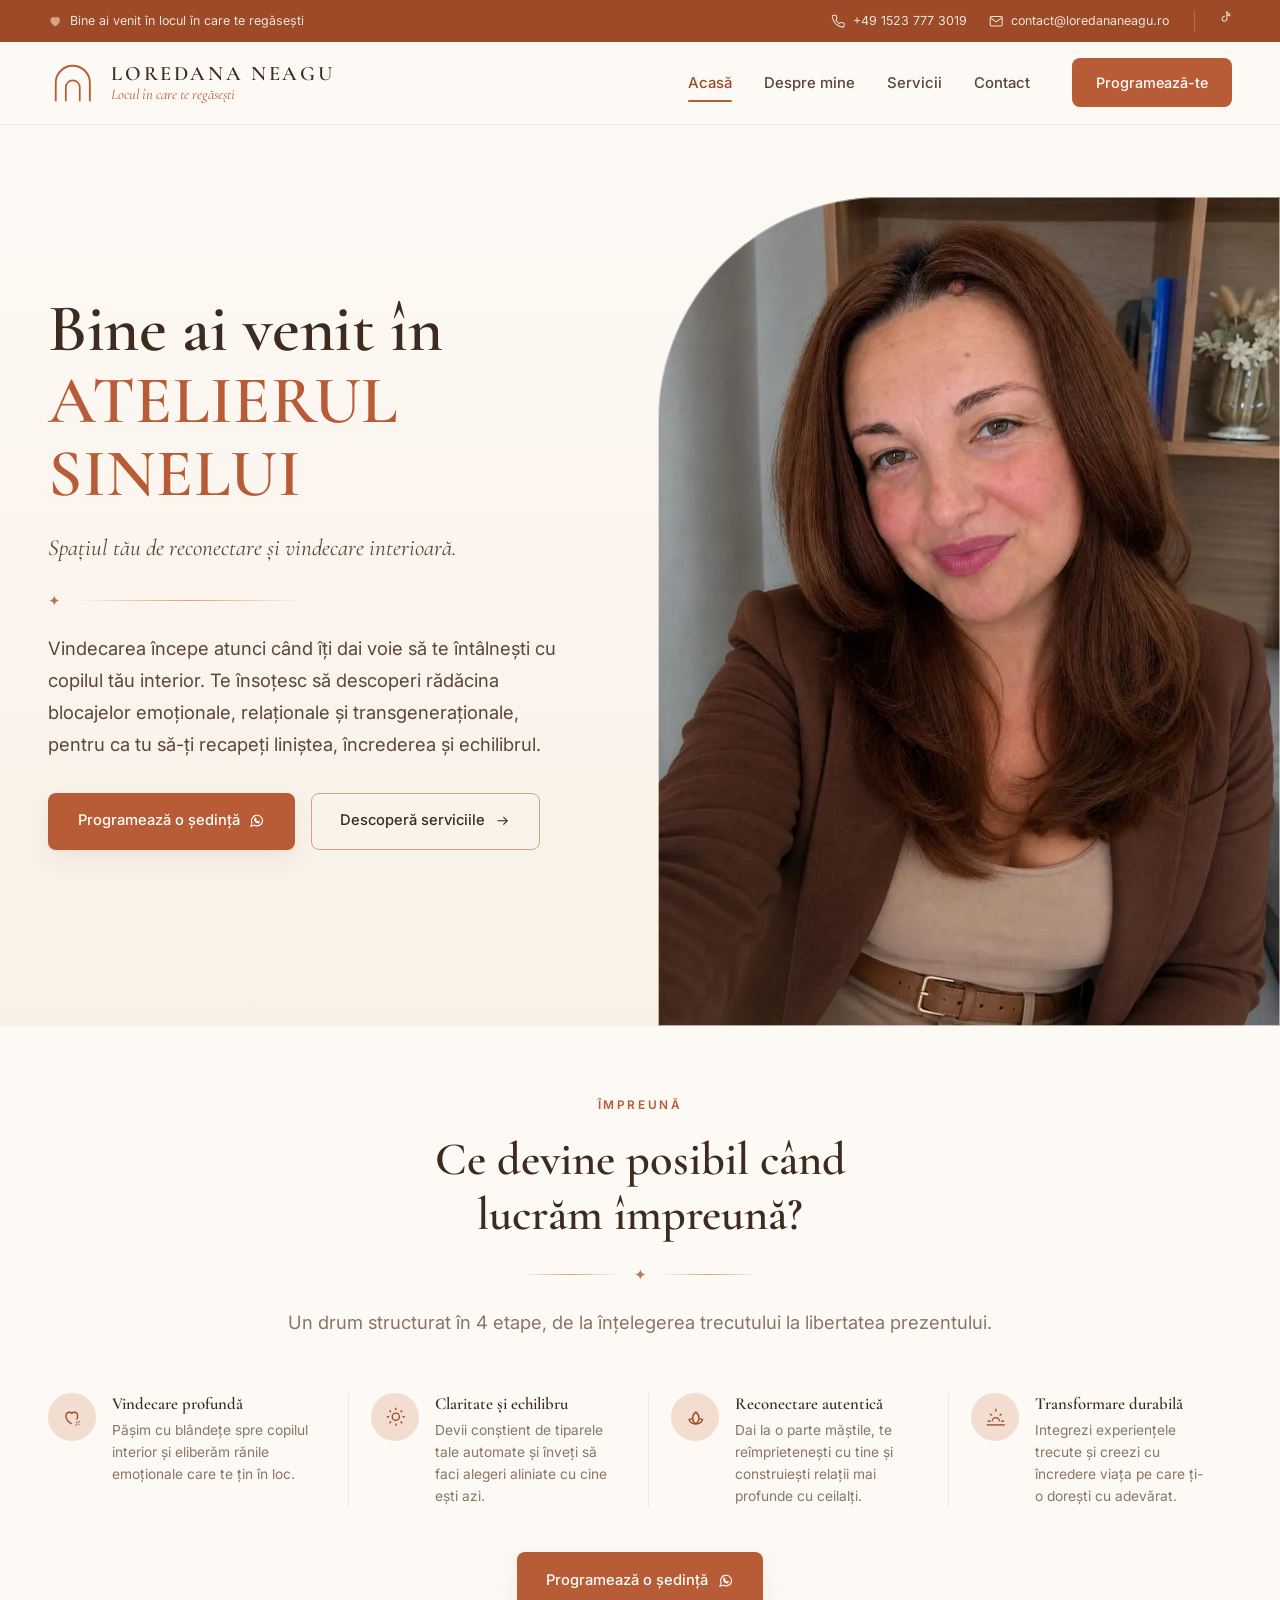
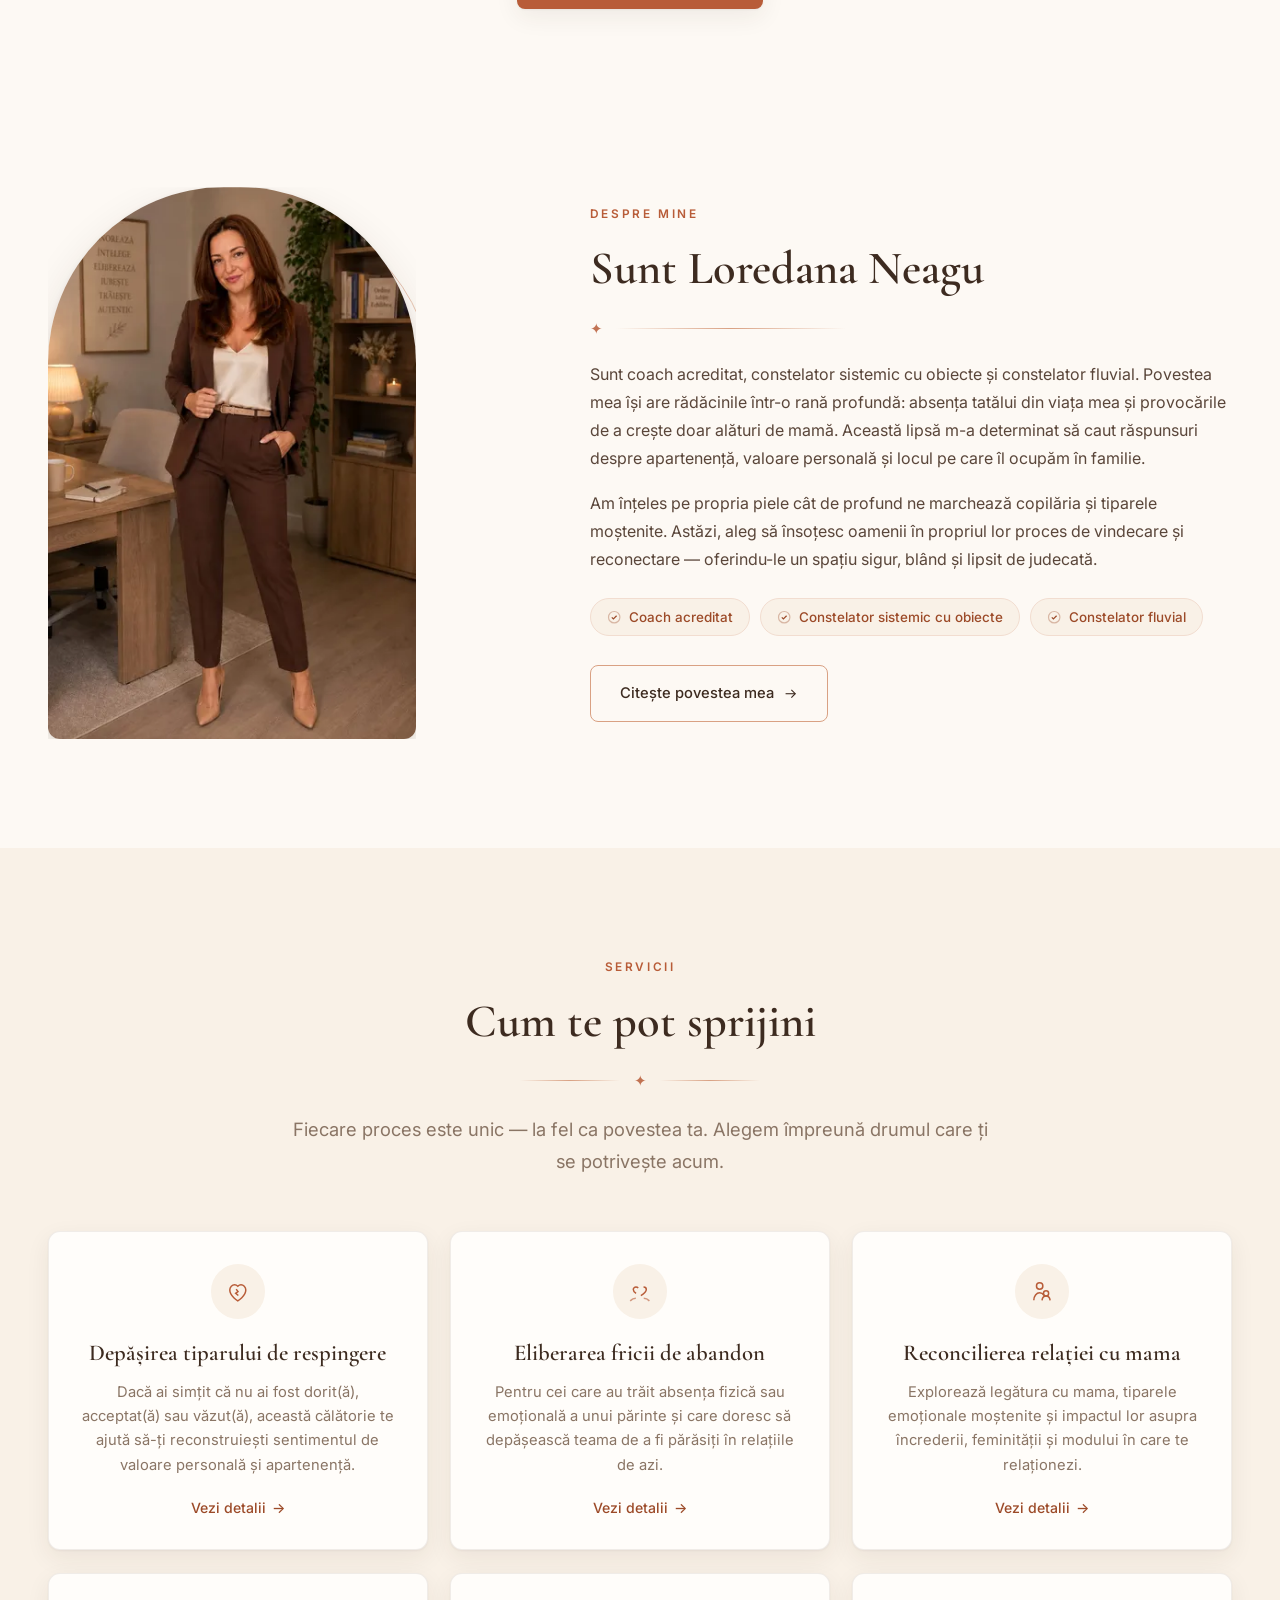
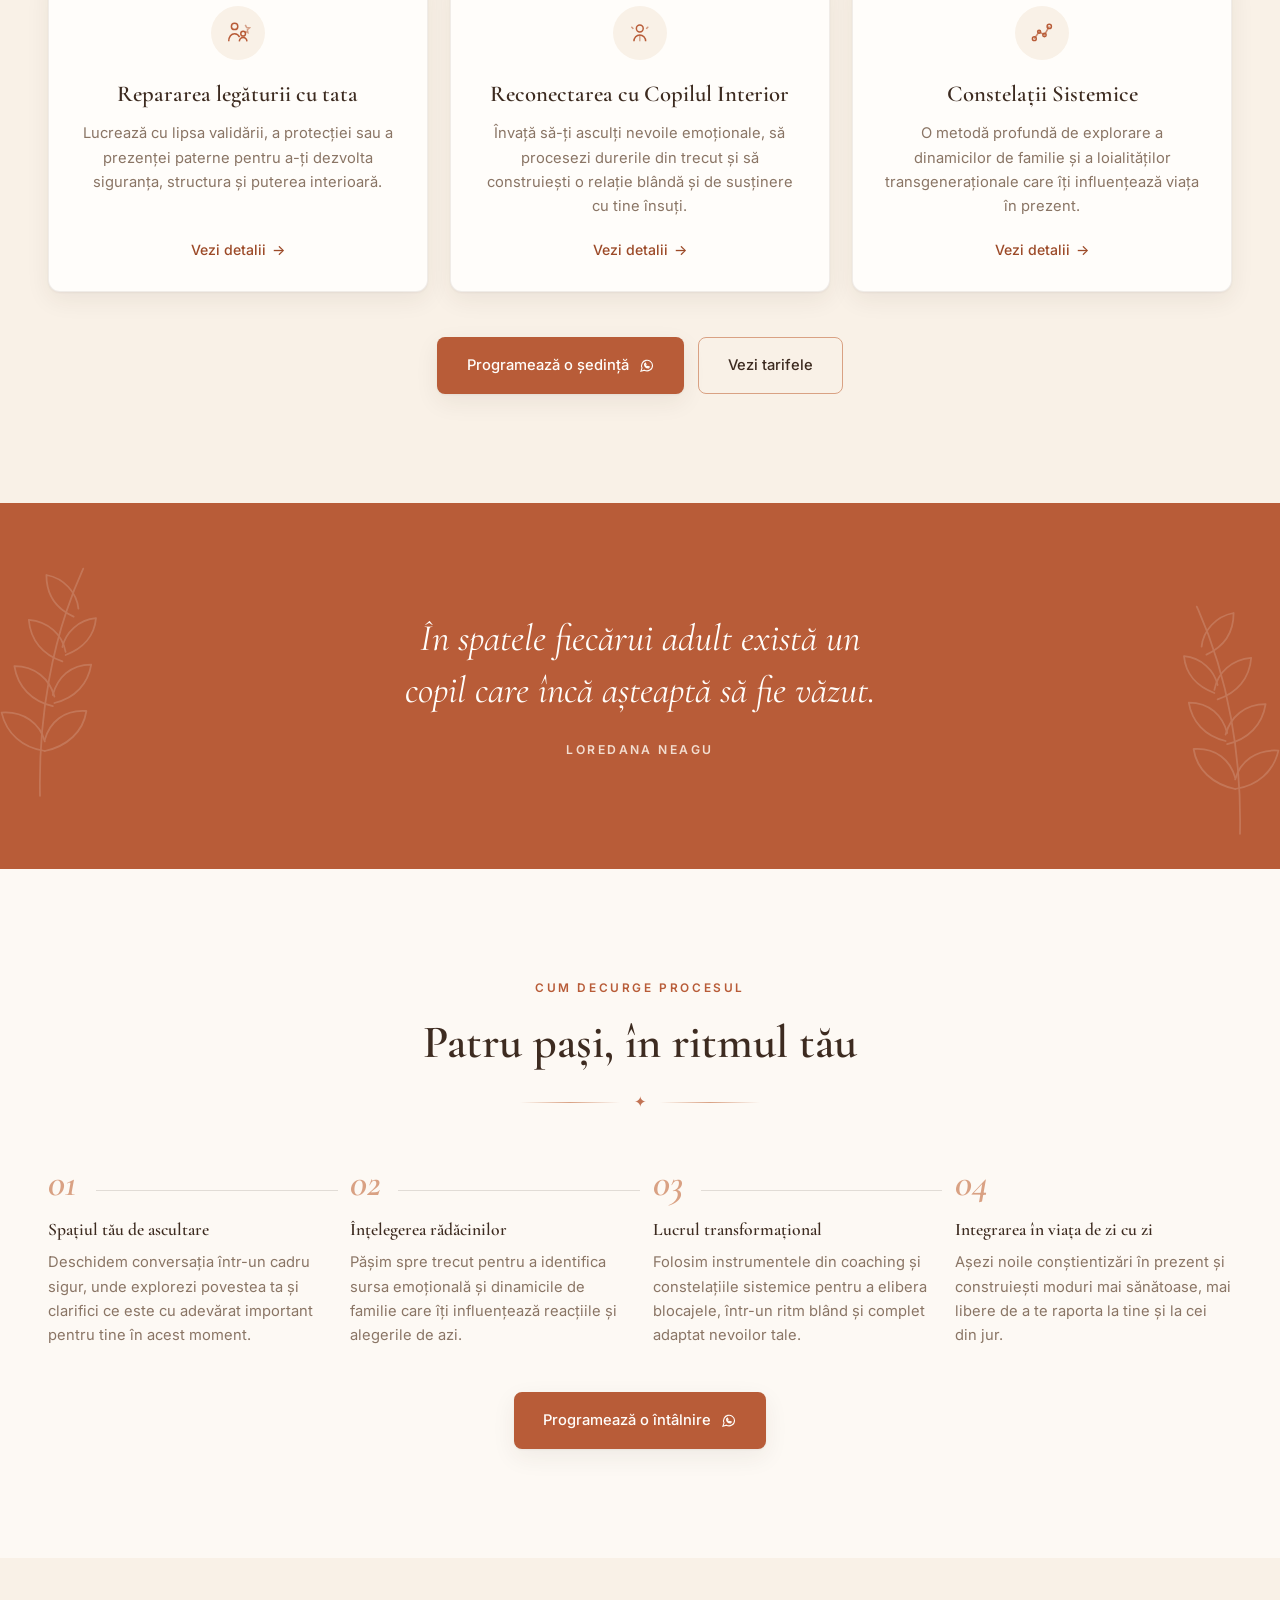
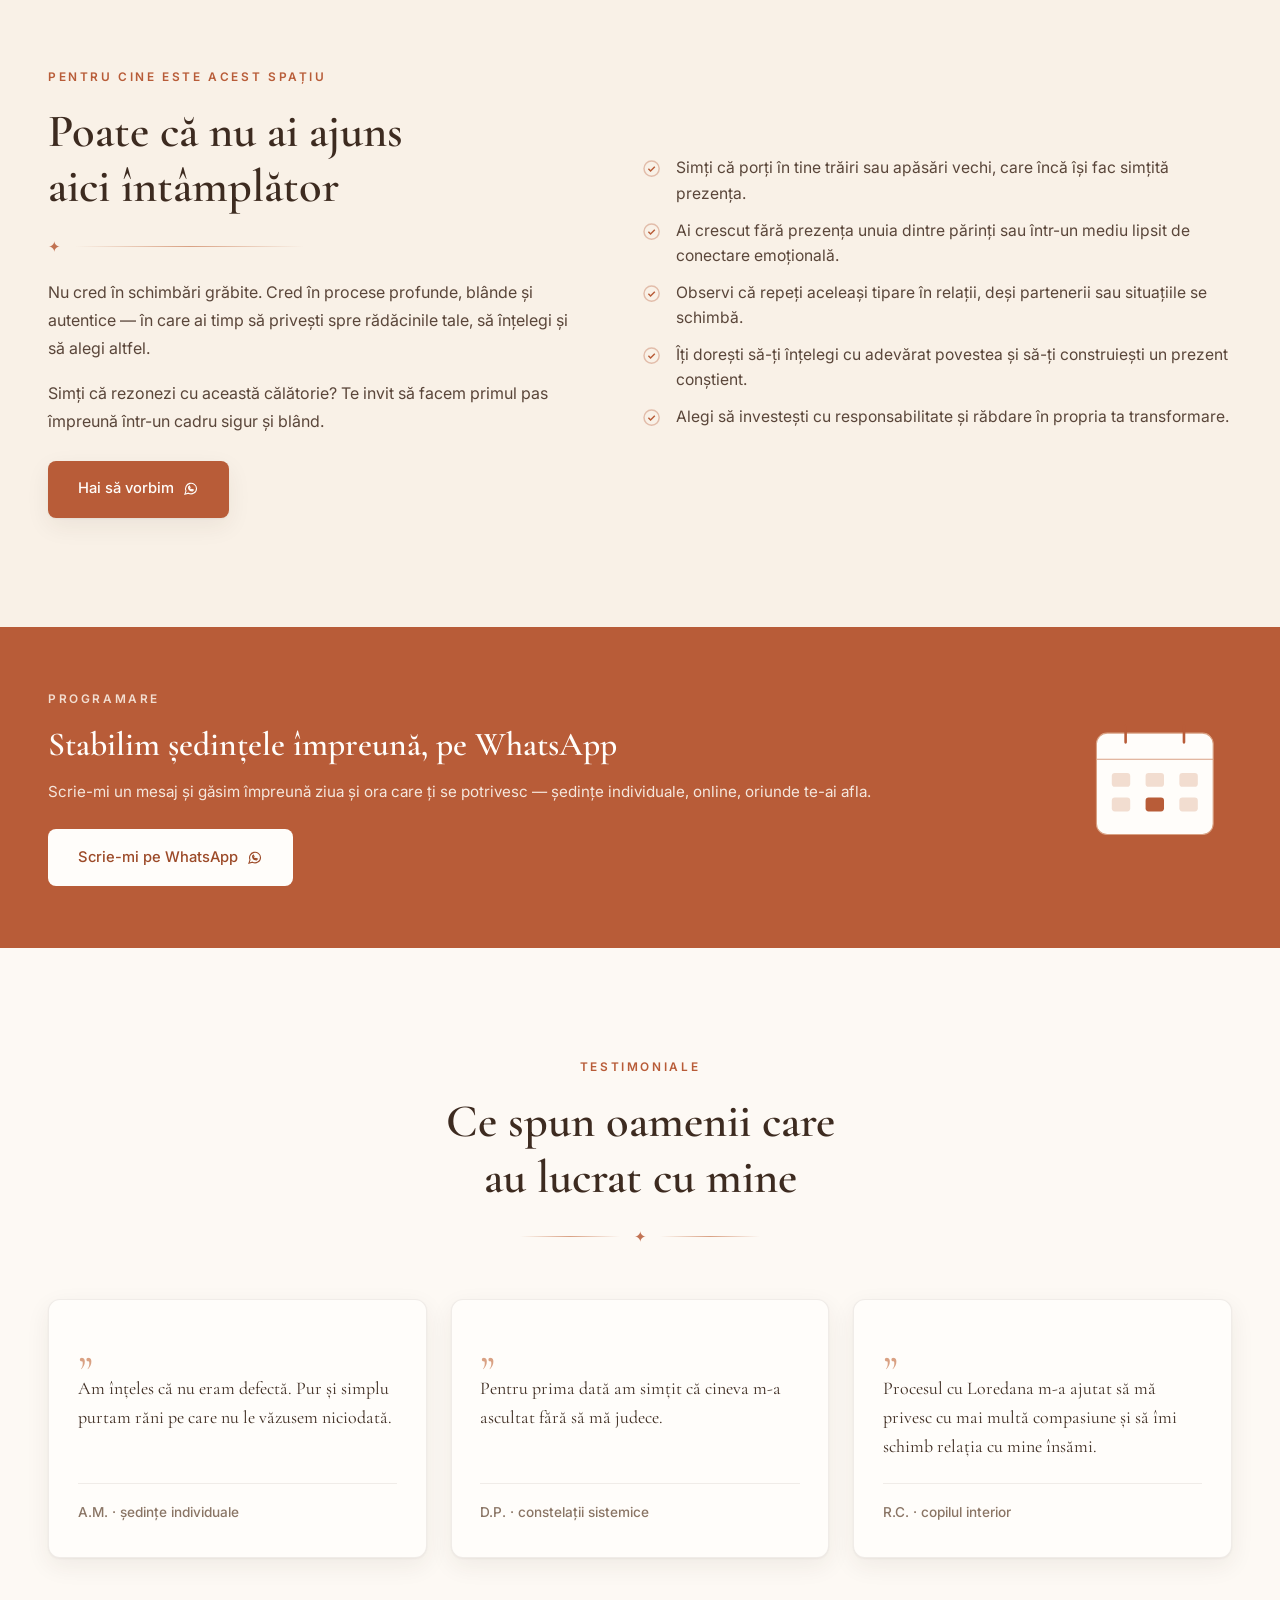
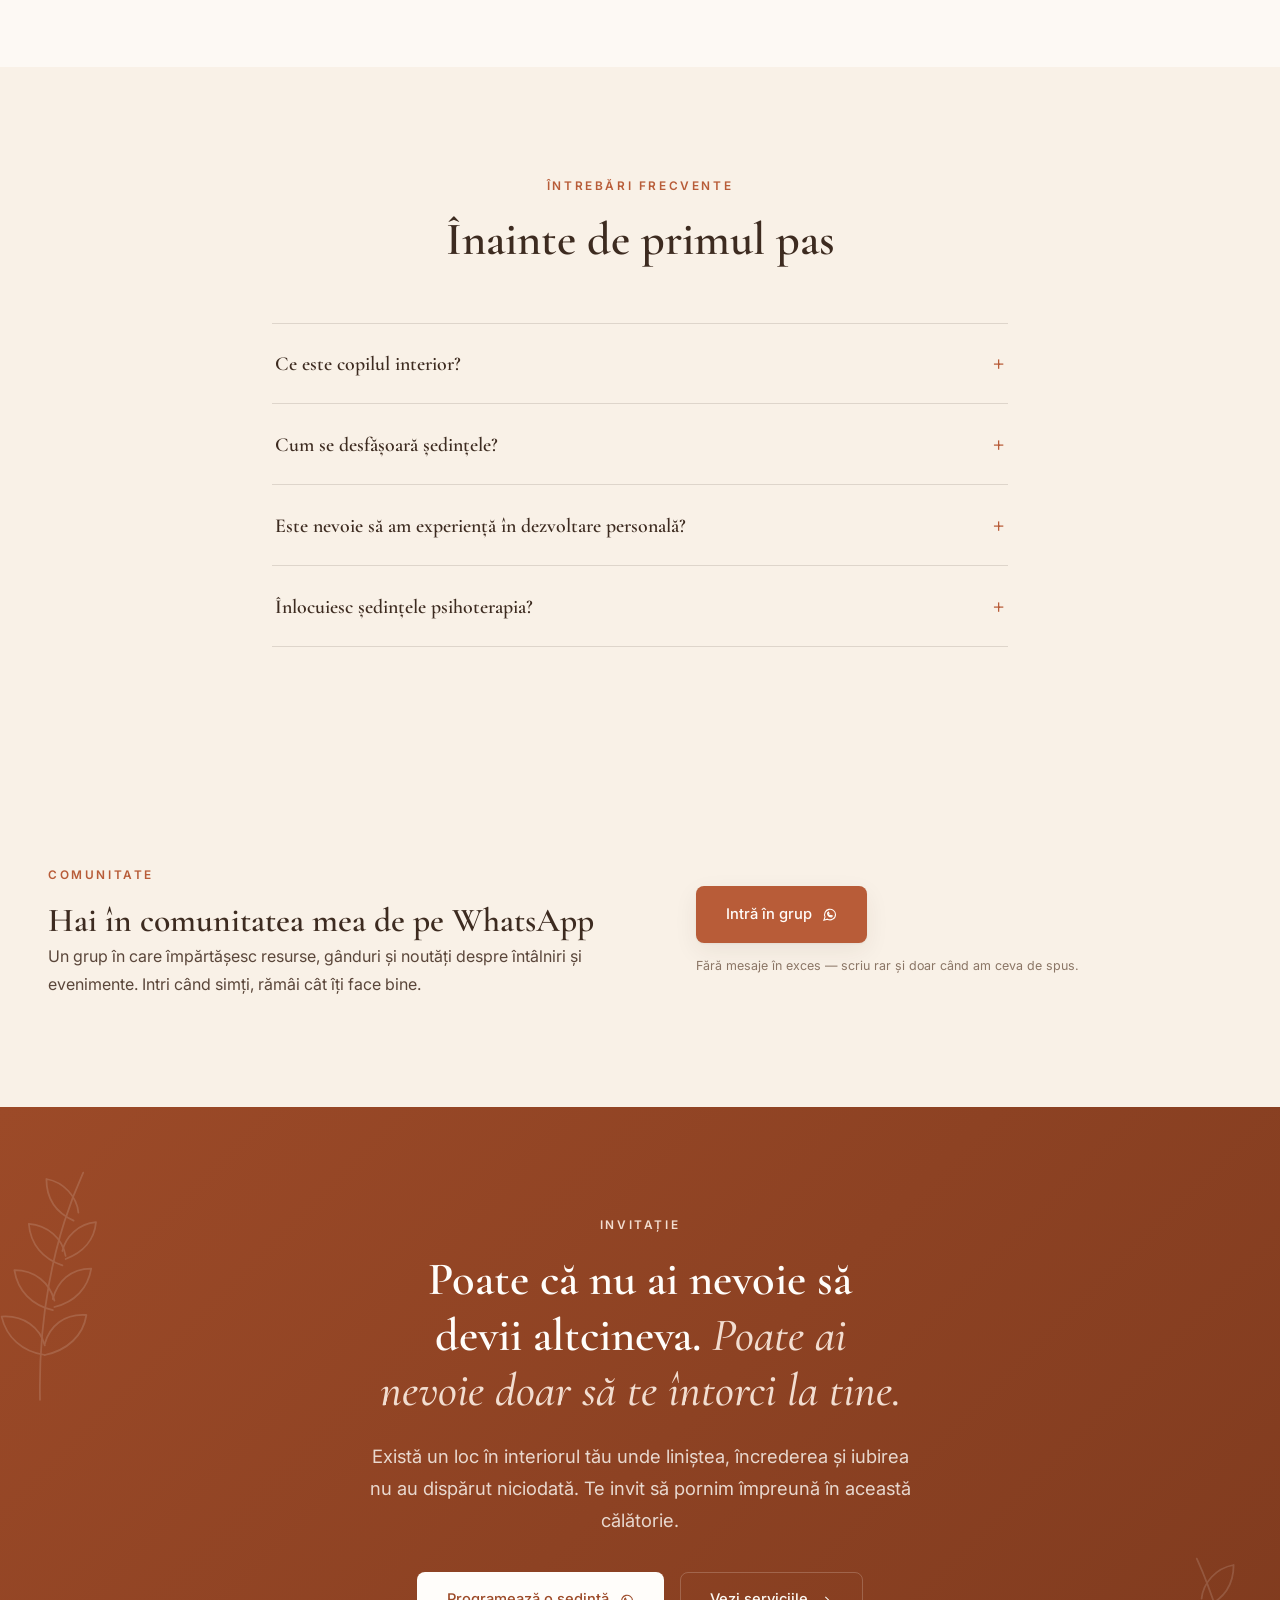
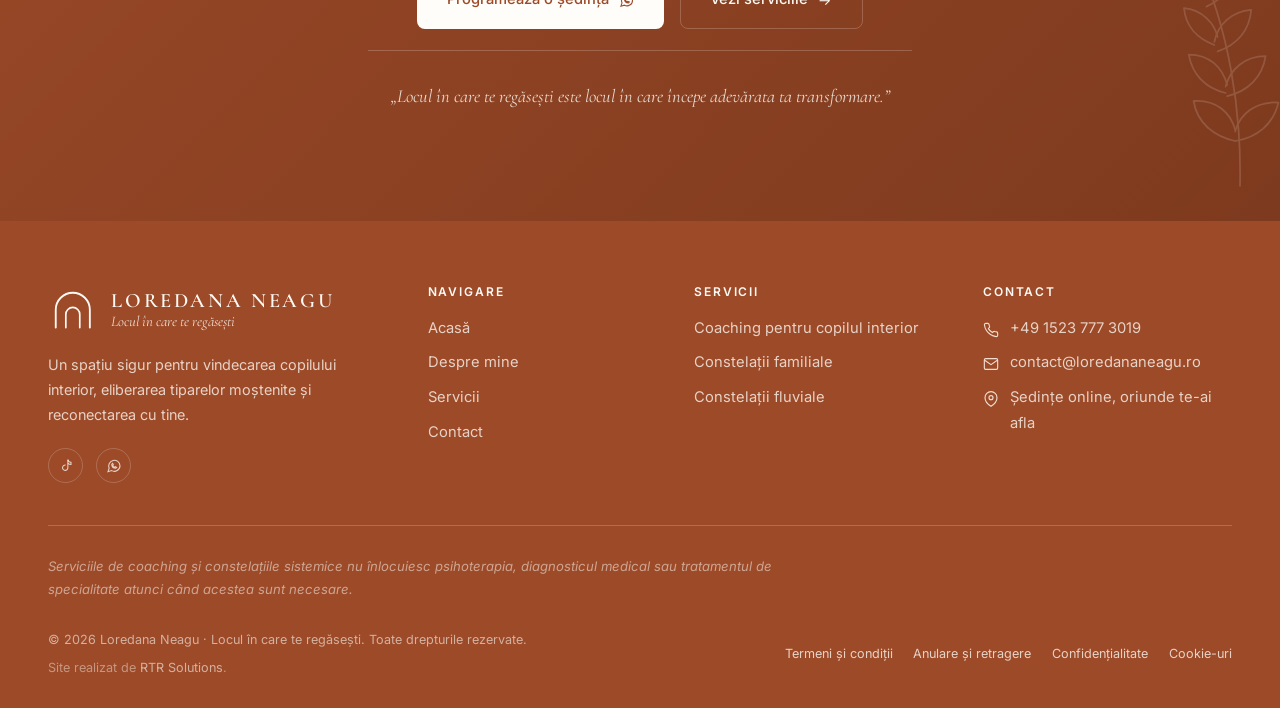
<file: index.html>
<!DOCTYPE html><html lang="ro"> <head><meta charset="UTF-8"><meta name="viewport" content="width=device-width, initial-scale=1.0"><title>Vindecarea copilului interior prin constelații familiale | Loredana Neagu</title><meta name="description" content="Atelierul Sinelui — spațiul tău de reconectare și vindecare interioară. Coaching și constelații sistemice pentru vindecarea copilului interior, a tiparului de respingere și a fricii de abandon. Loredana Neagu — coach acreditat și constelator sistemic."><link rel="icon" type="image/svg+xml" href="/favicon.svg"><link rel="canonical" href="https://loredananeagu.ro/"><meta property="og:type" content="website"><meta property="og:locale" content="ro_RO"><meta property="og:site_name" content="Loredana Neagu — Locul în care te regăsești"><meta property="og:title" content="Vindecarea copilului interior prin constelații familiale | Loredana Neagu"><meta property="og:description" content="Atelierul Sinelui — spațiul tău de reconectare și vindecare interioară. Coaching și constelații sistemice pentru vindecarea copilului interior, a tiparului de respingere și a fricii de abandon. Loredana Neagu — coach acreditat și constelator sistemic."><meta property="og:url" content="https://loredananeagu.ro/"><meta property="og:image" content="https://loredananeagu.ro/assets/social/imagineSocial.jpg"><meta name="twitter:card" content="summary_large_image"><script type="application/ld+json">{"@context":"https://schema.org","@graph":[{"@type":"WebSite","@id":"https://loredananeagu.ro/#site","url":"https://loredananeagu.ro","name":"Loredana Neagu — Locul în care te regăsești","inLanguage":"ro-RO","publisher":{"@id":"https://loredananeagu.ro/#serviciu"}},{"@type":"ProfessionalService","@id":"https://loredananeagu.ro/#serviciu","name":"Loredana Neagu — Locul în care te regăsești","description":"Atelierul Sinelui — spațiul tău de reconectare și vindecare interioară. Coaching și constelații sistemice pentru vindecarea copilului interior, a tiparului de respingere și a fricii de abandon. Loredana Neagu — coach acreditat și constelator sistemic.","url":"https://loredananeagu.ro","image":"https://loredananeagu.ro/assets/social/imagineSocial.jpg","email":"contact@loredananeagu.ro","telephone":"+49 1523 777 3019","founder":{"@id":"https://loredananeagu.ro/#loredana"},"priceRange":"200–900 RON","areaServed":[{"@type":"Country","name":"România"},{"@type":"Country","name":"Republica Moldova"},{"@type":"Country","name":"Germania"}],"availableLanguage":{"@type":"Language","name":"Romanian","alternateName":"ro"},"sameAs":["https://www.tiktok.com/@didi.scump"]},{"@type":"Person","@id":"https://loredananeagu.ro/#loredana","name":"Loredana Neagu","jobTitle":"Coach acreditat și constelator sistemic","description":"Sunt coach acreditat, constelator sistemic cu obiecte și constelator fluvial. Povestea mea își are rădăcinile într-o rană profundă: absența tatălui din viața mea și provocările de a crește doar alături de mamă. Această lipsă m-a determinat să caut răspunsuri despre apartenență, valoare personală și locul pe care îl ocupăm în familie.","url":"https://loredananeagu.ro/despre","image":"https://loredananeagu.ro/assets/social/imagineSocial.jpg","email":"contact@loredananeagu.ro","telephone":"+49 1523 777 3019","knowsLanguage":["ro","de"],"knowsAbout":["Vindecarea copilului interior","Constelații familiale sistemice","Constelații fluviale","Coaching pentru dezvoltare personală"],"sameAs":["https://www.tiktok.com/@didi.scump"]},{"@type":"FAQPage","@id":"https://loredananeagu.ro/#intrebari","mainEntity":[{"@type":"Question","name":"Ce este copilul interior?","acceptedAnswer":{"@type":"Answer","text":"Este partea din noi care păstrează amintirile, emoțiile și nevoile formate în copilărie și care poate influența modul în care trăim ca adulți."}},{"@type":"Question","name":"Cum se desfășoară ședințele?","acceptedAnswer":{"@type":"Answer","text":"Individual, într-un spațiu confidențial, online sau în cabinet, într-un ritm adaptat fiecărei persoane."}},{"@type":"Question","name":"Este nevoie să am experiență în dezvoltare personală?","acceptedAnswer":{"@type":"Answer","text":"Nu. Este suficient să vii cu deschidere și cu dorința de a te cunoaște mai bine."}},{"@type":"Question","name":"Înlocuiesc ședințele psihoterapia?","acceptedAnswer":{"@type":"Answer","text":"Nu. Coachingul și constelațiile sistemice nu înlocuiesc psihoterapia, diagnosticul medical sau tratamentul de specialitate atunci când acestea sunt necesare — dar pot merge foarte bine în paralel."}}]}]}</script><link rel="preconnect" href="https://fonts.googleapis.com"><link rel="preconnect" href="https://fonts.gstatic.com" crossorigin><link href="https://fonts.googleapis.com/css2?family=Cormorant+Garamond:ital,wght@0,400;0,500;0,600;0,700;1,400;1,500;1,600&family=Inter:wght@400;500;600&display=swap" rel="stylesheet"><link rel="stylesheet" href="/_astro/coaching-copil-interior.CrFe-5-D.css"></head> <body> <div class="topbar"> <div class="container topbar-inner"> <span class="topbar-welcome"> <svg class viewBox="0 0 24 24" aria-hidden="true"><path d="M12 21s-8-4.9-8-10.6C4 6.9 6.5 5 9 5c1.7 0 2.6.8 3 1.4.4-.6 1.3-1.4 3-1.4 2.5 0 5 1.9 5 5.4C20 16.1 12 21 12 21z"></path></svg><!-- Beneficii --><!-- Servicii / călătorii --> <span>Bine ai venit în locul în care te regăsești</span> </span> <div class="topbar-right"> <div class="topbar-contact"> <a href="https://wa.me/4915237773019" target="_blank" rel="noopener"> <svg class viewBox="0 0 24 24" aria-hidden="true"><path d="M22 16.9v3a2 2 0 0 1-2.2 2 19.8 19.8 0 0 1-8.6-3.1 19.5 19.5 0 0 1-6-6A19.8 19.8 0 0 1 2.1 4.2 2 2 0 0 1 4.1 2h3a2 2 0 0 1 2 1.7c.1 1 .4 1.9.7 2.8a2 2 0 0 1-.5 2.1L8.1 9.9a16 16 0 0 0 6 6l1.3-1.3a2 2 0 0 1 2.1-.4c.9.3 1.8.6 2.8.7a2 2 0 0 1 1.7 2z"></path></svg><!-- Beneficii --><!-- Servicii / călătorii --><span>+49 1523 777 3019</span> </a> <a href="mailto:contact@loredananeagu.ro"> <svg class viewBox="0 0 24 24" aria-hidden="true"><rect x="2" y="4" width="20" height="16" rx="2"></rect><path d="m22 6-10 7L2 6"></path></svg><!-- Beneficii --><!-- Servicii / călătorii --><span>contact@loredananeagu.ro</span> </a> </div> <div class="topbar-social"> <a href="https://www.tiktok.com/@didi.scump" target="_blank" rel="noopener" aria-label="TikTok"> <svg class viewBox="0 0 24 24" aria-hidden="true"><path d="M14.8 2.5v12.1a4 4 0 1 1-3.4-3.95"></path><path d="M14.8 2.5c.5 2.4 2.3 3.9 4.7 4.1v3.1c-1.8 0-3.4-.6-4.7-1.6"></path></svg><!-- Beneficii --><!-- Servicii / călătorii --> </a> </div> </div> </div> </div> <header class="navbar" role="banner"> <div class="container nav-inner"> <a href="/" class="brand" aria-label="Loredana Neagu — Locul în care te regăsești"> <svg class="brand-mark" viewBox="0 0 64 64" fill="none" stroke="currentColor" stroke-linecap="round" aria-hidden="true"> <path d="M10 55V32a22 22 0 0 1 44 0v23" stroke-width="2.4"></path> <path d="M23 55V38a9 9 0 0 1 18 0v17" stroke-width="2.2"></path> </svg> <span class="brand-text"> <span class="brand-name">Loredana Neagu</span> <span class="brand-tag">Locul în care te regăsești</span> </span> </a> <nav class="nav-links" role="navigation" aria-label="Meniu principal"> <a href="/" aria-current="page">Acasă</a><a href="/despre">Despre mine</a><a href="/servicii">Servicii</a><a href="/contact">Contact</a> <a href="https://wa.me/4915237773019" target="_blank" rel="noopener" class="nav-cta">Programează-te</a> </nav> <button class="nav-toggle" aria-label="Deschide meniul" aria-expanded="false"> <span></span><span></span><span></span> </button> </div> </header> <div class="nav-overlay"></div> <main>   <section class="hero"> <div class="container"> <div class="hero-grid"> <div class="hero-content"> <h1 class="reveal"> Bine ai venit în <span class="accent-caps"> Atelierul<br>Sinelui </span> </h1> <p class="hero-subtitle reveal reveal-delay-1">Spațiul tău de reconectare și vindecare interioară.</p> <div class="ornament ornament-left reveal reveal-delay-1"><span>✦</span></div> <p class="lead reveal reveal-delay-1">Vindecarea începe atunci când îți dai voie să te întâlnești cu copilul tău interior. Te însoțesc să descoperi rădăcina blocajelor emoționale, relaționale și transgeneraționale, pentru ca tu să-ți recapeți liniștea, încrederea și echilibrul.</p> <div class="hero-buttons reveal reveal-delay-2"> <a href="https://wa.me/4915237773019?text=Bun%C4%83%20ziua!%20A%C8%99%20dori%20s%C4%83%20programez%20o%20%C8%99edin%C8%9B%C4%83." target="_blank" rel="noopener" class="btn btn-primary"> Programează o ședință <svg class viewBox="0 0 24 24" aria-hidden="true"><path d="M21 11.5a8.5 8.5 0 0 1-12.6 7.4L3 20.5l1.7-5.2A8.5 8.5 0 1 1 21 11.5z"></path><path d="M8.6 9.2c0 3.5 2.6 6.1 6.1 6.1l1.3-1.3-2.2-1-.9.9c-1.3-.5-2.3-1.5-2.8-2.8l.9-.9-1-2.2-1.4 1.2z"></path></svg><!-- Beneficii --><!-- Servicii / călătorii --> </a> <a href="/servicii" class="btn btn-outline"> Descoperă serviciile <svg class viewBox="0 0 24 24" aria-hidden="true"><path d="M4 12h15"></path><path d="m13 6 6 6-6 6"></path></svg><!-- Beneficii --><!-- Servicii / călătorii --> </a> </div> </div> <div class="hero-visual reveal-img"> <img src="/_astro/imagine.C7uZt9pw_Z25w3s8.webp" srcset="/_astro/imagine.C7uZt9pw_28nPF6.webp 576w, /_astro/imagine.C7uZt9pw_Z25w3s8.webp 1152w" alt="Loredana Neagu, coach acreditat și constelator sistemic" sizes="(max-width: 900px) 100vw, 50vw" loading="eager" fetchpriority="high" decoding="async" width="1152" height="1536"> </div> </div> </div> </section>  <section class="benefits"> <div class="container"> <div class="section-head reveal"> <span class="eyebrow">Împreună</span> <h2>Ce devine posibil când lucrăm împreună?</h2> <div class="ornament ornament-center"><span>✦</span></div> <p>Un drum structurat în 4 etape, de la înțelegerea trecutului la libertatea prezentului.</p> </div> <div class="benefits-grid"> <div class="benefit reveal"> <span class="benefit-icon"><!-- Beneficii --><svg class viewBox="0 0 24 24" aria-hidden="true"><path d="M12 20s-6.5-4-6.5-8.6C5.5 8.6 7.4 7 9.4 7c1.3 0 2.1.6 2.6 1.2.5-.6 1.3-1.2 2.6-1.2 2 0 3.9 1.6 3.9 4.4 0 1.3-.5 2.5-1.3 3.6"></path><path d="m17 17.5 1.4 1.4M20.5 21l-1.4-1.4M21 16.6l-1.6 1.6M17.4 20.4 16 21.8" opacity=".7"></path></svg><!-- Servicii / călătorii --></span> <div> <h3>Vindecare profundă</h3> <p>Pășim cu blândețe spre copilul interior și eliberăm rănile emoționale care te țin în loc.</p> </div> </div><div class="benefit reveal reveal-delay-1"> <span class="benefit-icon"><!-- Beneficii --><svg class viewBox="0 0 24 24" aria-hidden="true"><circle cx="12" cy="12" r="4"></circle><path d="M12 2v2.5M12 19.5V22M22 12h-2.5M4.5 12H2M19.1 4.9l-1.8 1.8M6.7 17.3l-1.8 1.8M19.1 19.1l-1.8-1.8M6.7 6.7 4.9 4.9"></path></svg><!-- Servicii / călătorii --></span> <div> <h3>Claritate și echilibru</h3> <p>Devii conștient de tiparele tale automate și înveți să faci alegeri aliniate cu cine ești azi.</p> </div> </div><div class="benefit reveal reveal-delay-2"> <span class="benefit-icon"><!-- Beneficii --><svg class viewBox="0 0 24 24" aria-hidden="true"><path d="M12 20c-3.5 0-6.4-2-7.6-5 1.2-.6 2.4-.8 3.6-.6"></path><path d="M12 20c3.5 0 6.4-2 7.6-5-1.2-.6-2.4-.8-3.6-.6"></path><path d="M12 20c-2.2-1.6-3.5-4-3.5-6.6 0-2.6 1.3-5 3.5-6.6 2.2 1.6 3.5 4 3.5 6.6 0 2.6-1.3 5-3.5 6.6z"></path></svg><!-- Servicii / călătorii --></span> <div> <h3>Reconectare autentică</h3> <p>Dai la o parte măștile, te reîmprietenești cu tine și construiești relații mai profunde cu ceilalți.</p> </div> </div><div class="benefit reveal reveal-delay-3"> <span class="benefit-icon"><!-- Beneficii --><svg class viewBox="0 0 24 24" aria-hidden="true"><path d="M12 3v3M5.6 8.6 7.7 10.7M18.4 8.6 16.3 10.7M3 17h3M18 17h3"></path><path d="M8 17a4 4 0 0 1 8 0"></path><path d="M2 21h20"></path></svg><!-- Servicii / călătorii --></span> <div> <h3>Transformare durabilă</h3> <p>Integrezi experiențele trecute și creezi cu încredere viața pe care ți-o dorești cu adevărat.</p> </div> </div> </div> <div class="grid-cta reveal"> <a href="https://wa.me/4915237773019?text=Bun%C4%83%20ziua!%20A%C8%99%20dori%20s%C4%83%20programez%20o%20%C8%99edin%C8%9B%C4%83." target="_blank" rel="noopener" class="btn btn-primary"> Programează o ședință <svg class viewBox="0 0 24 24" aria-hidden="true"><path d="M21 11.5a8.5 8.5 0 0 1-12.6 7.4L3 20.5l1.7-5.2A8.5 8.5 0 1 1 21 11.5z"></path><path d="M8.6 9.2c0 3.5 2.6 6.1 6.1 6.1l1.3-1.3-2.2-1-.9.9c-1.3-.5-2.3-1.5-2.8-2.8l.9-.9-1-2.2-1.4 1.2z"></path></svg><!-- Beneficii --><!-- Servicii / călătorii --> </a> </div> </div> </section>  <section> <div class="container"> <div class="about-grid"> <div class="about-photo reveal-img"> <img src="/_astro/imagine.DiCAqVoE_cvnD8.webp" srcset="/_astro/imagine.DiCAqVoE_2a3xrv.webp 400w, /_astro/imagine.DiCAqVoE_mXCat.webp 800w" alt="Loredana Neagu în cabinetul ei" sizes="(max-width: 900px) 100vw, 23rem" loading="lazy" decoding="async" fetchpriority="auto" width="1023" height="1537"> </div> <div class="reveal reveal-delay-1"> <span class="eyebrow">Despre mine</span> <h2>Sunt Loredana Neagu</h2> <div class="ornament ornament-left"><span>✦</span></div> <p>Sunt coach acreditat, constelator sistemic cu obiecte și constelator fluvial. Povestea mea își are rădăcinile într-o rană profundă: absența tatălui din viața mea și provocările de a crește doar alături de mamă. Această lipsă m-a determinat să caut răspunsuri despre apartenență, valoare personală și locul pe care îl ocupăm în familie.</p><p>Am înțeles pe propria piele cât de profund ne marchează copilăria și tiparele moștenite. Astăzi, aleg să însoțesc oamenii în propriul lor proces de vindecare și reconectare — oferindu-le un spațiu sigur, blând și lipsit de judecată.</p> <div class="credentials"> <span><svg class viewBox="0 0 24 24" aria-hidden="true"><circle cx="12" cy="12" r="9.5" opacity=".35"></circle><path d="m8 12.2 2.7 2.7L16 9.6"></path></svg><!-- Beneficii --><!-- Servicii / călătorii --> Coach acreditat</span><span><svg class viewBox="0 0 24 24" aria-hidden="true"><circle cx="12" cy="12" r="9.5" opacity=".35"></circle><path d="m8 12.2 2.7 2.7L16 9.6"></path></svg><!-- Beneficii --><!-- Servicii / călătorii --> Constelator sistemic cu obiecte</span><span><svg class viewBox="0 0 24 24" aria-hidden="true"><circle cx="12" cy="12" r="9.5" opacity=".35"></circle><path d="m8 12.2 2.7 2.7L16 9.6"></path></svg><!-- Beneficii --><!-- Servicii / călătorii --> Constelator fluvial</span> </div> <a href="/despre" class="btn btn-outline" style="margin-top: 1.8rem;"> Citește povestea mea <svg class viewBox="0 0 24 24" aria-hidden="true"><path d="M4 12h15"></path><path d="m13 6 6 6-6 6"></path></svg><!-- Beneficii --><!-- Servicii / călătorii --> </a> </div> </div> </div> </section>  <section class="section-warm"> <div class="container"> <div class="section-head reveal"> <span class="eyebrow">Servicii</span> <h2>Cum te pot sprijini</h2> <div class="ornament ornament-center"><span>✦</span></div> <p>Fiecare proces este unic — la fel ca povestea ta. Alegem împreună drumul care ți se potrivește acum.</p> </div> <div class="services-grid"> <article class="service-card reveal"> <span class="service-icon"><!-- Beneficii --><!-- Servicii / călătorii --><svg class viewBox="0 0 24 24" aria-hidden="true"><path d="M12 20.5S4.5 16 4.5 10.4C4.5 7.4 6.8 5.5 9 5.5c1.5 0 2.4.7 3 1.3.6-.6 1.5-1.3 3-1.3 2.2 0 4.5 1.9 4.5 4.9C19.5 16 12 20.5 12 20.5z"></path><path d="m10.5 9.5 1.7 2.3-2.2 1.6 2.5 2.1"></path></svg></span> <h3>Depășirea tiparului de respingere</h3> <p>Dacă ai simțit că nu ai fost dorit(ă), acceptat(ă) sau văzut(ă), această călătorie te ajută să-ți reconstruiești sentimentul de valoare personală și apartenență.</p> <a href="/coaching-copil-interior" class="link-arrow">Vezi detalii</a> </article><article class="service-card reveal reveal-delay-1"> <span class="service-icon"><!-- Beneficii --><!-- Servicii / călătorii --><svg class viewBox="0 0 24 24" aria-hidden="true"><path d="M8.5 13.5c-1.6-1-2.6-2.3-2.6-3.6 0-1.4 1.2-2.4 2.5-2.4 1 0 1.7.5 2.1 1"></path><path d="M15.5 7.5c1.4 0 2.6 1 2.6 2.4 0 2.4-3.2 4.6-5.1 5.8"></path><path d="M3 20.5c1.6-1.6 3.4-2.4 5.3-2.4M21 20.5c-1.6-1.6-3.4-2.4-5.3-2.4" opacity=".6"></path></svg></span> <h3>Eliberarea fricii de abandon</h3> <p>Pentru cei care au trăit absența fizică sau emoțională a unui părinte și care doresc să depășească teama de a fi părăsiți în relațiile de azi.</p> <a href="/coaching-copil-interior" class="link-arrow">Vezi detalii</a> </article><article class="service-card reveal reveal-delay-2"> <span class="service-icon"><!-- Beneficii --><!-- Servicii / călătorii --><svg class viewBox="0 0 24 24" aria-hidden="true"><circle cx="10" cy="6.5" r="3"></circle><path d="M4.5 20c0-4 2.5-7 5.5-7 1.6 0 3 .8 4 2.2"></path><circle cx="16" cy="13.5" r="2.4"></circle><path d="M12.2 20c.3-2.4 1.9-4 3.8-4s3.5 1.6 3.8 4"></path></svg></span> <h3>Reconcilierea relației cu mama</h3> <p>Explorează legătura cu mama, tiparele emoționale moștenite și impactul lor asupra încrederii, feminității și modului în care te relaționezi.</p> <a href="/coaching-copil-interior" class="link-arrow">Vezi detalii</a> </article><article class="service-card reveal"> <span class="service-icon"><!-- Beneficii --><!-- Servicii / călătorii --><svg class viewBox="0 0 24 24" aria-hidden="true"><circle cx="9" cy="6" r="3"></circle><path d="M3.5 20c0-4.2 2.4-7.2 5.5-7.2 2 0 3.7 1.2 4.7 3.2"></path><circle cx="17" cy="12.8" r="2.2"></circle><path d="M13.4 20c.3-2.2 1.8-3.7 3.6-3.7s3.3 1.5 3.6 3.7"></path><path d="M19 4.5 20.3 7l2.7.3-2 1.9.5 2.7-2.5-1.3" opacity=".55"></path></svg></span> <h3>Repararea legăturii cu tata</h3> <p>Lucrează cu lipsa validării, a protecției sau a prezenței paterne pentru a-ți dezvolta siguranța, structura și puterea interioară.</p> <a href="/coaching-copil-interior" class="link-arrow">Vezi detalii</a> </article><article class="service-card reveal reveal-delay-1"> <span class="service-icon"><!-- Beneficii --><!-- Servicii / călătorii --><svg class viewBox="0 0 24 24" aria-hidden="true"><circle cx="12" cy="8" r="3.2"></circle><path d="M6.5 20c0-3.4 2.5-6 5.5-6s5.5 2.6 5.5 6"></path><path d="M12 14v6" opacity=".5"></path><path d="M4 6.5c.9.3 1.5 1 1.8 2M20 6.5c-.9.3-1.5 1-1.8 2" opacity=".6"></path></svg></span> <h3>Reconectarea cu Copilul Interior</h3> <p>Învață să-ți asculți nevoile emoționale, să procesezi durerile din trecut și să construiești o relație blândă și de susținere cu tine însuți.</p> <a href="/coaching-copil-interior" class="link-arrow">Vezi detalii</a> </article><article class="service-card reveal reveal-delay-2"> <span class="service-icon"><!-- Beneficii --><!-- Servicii / călătorii --><svg class viewBox="0 0 24 24" aria-hidden="true"><path d="M5 17.5 9.5 11l5 3 4.5-8" opacity=".7"></path><circle cx="5" cy="17.5" r="1.8"></circle><circle cx="9.5" cy="11" r="1.4"></circle><circle cx="14.5" cy="14" r="1.6"></circle><circle cx="19" cy="6" r="2"></circle></svg></span> <h3>Constelații Sistemice</h3> <p>O metodă profundă de explorare a dinamicilor de familie și a loialităților transgeneraționale care îți influențează viața în prezent.</p> <a href="/constelatii-familiale" class="link-arrow">Vezi detalii</a> </article> </div> <div class="grid-cta reveal"> <a href="https://wa.me/4915237773019?text=Bun%C4%83%20ziua!%20A%C8%99%20dori%20s%C4%83%20programez%20o%20%C8%99edin%C8%9B%C4%83." target="_blank" rel="noopener" class="btn btn-primary"> Programează o ședință <svg class viewBox="0 0 24 24" aria-hidden="true"><path d="M21 11.5a8.5 8.5 0 0 1-12.6 7.4L3 20.5l1.7-5.2A8.5 8.5 0 1 1 21 11.5z"></path><path d="M8.6 9.2c0 3.5 2.6 6.1 6.1 6.1l1.3-1.3-2.2-1-.9.9c-1.3-.5-2.3-1.5-2.8-2.8l.9-.9-1-2.2-1.4 1.2z"></path></svg><!-- Beneficii --><!-- Servicii / călătorii --> </a> <a href="/servicii#tarife" class="btn btn-outline">Vezi tarifele</a> </div> </div> </section>  <section class="quote-band"> <span class="leaf-decor leaf-tl" aria-hidden="true"> <svg viewBox="0 0 110 170" fill="none" stroke="currentColor" stroke-width="1.1" stroke-linecap="round" stroke-linejoin="round"> <path d="M55 168C56 120 48 70 28 26"></path> <path d="M52 140c14-2 24-11 27-24-14-1-24 7-27 18"></path> <path d="M47 112c13-3 22-12 24-25-13 0-22 8-25 19"></path> <path d="M41 84c12-4 20-13 21-26-12 1-21 9-23 20"></path> <path d="M34 56c11-5 17-14 17-26-11 2-19 11-20 21"></path> <path d="M52 140c-14-3-24-12-26-25 14-1 23 7 26 18"></path> <path d="M46 110c-13-3-21-12-23-24 13 0 21 8 24 19"></path> <path d="M39 80c-11-4-18-12-19-23 11 1 19 9 21 18"></path> </svg> </span> <span class="leaf-decor leaf-br" aria-hidden="true"> <svg viewBox="0 0 110 170" fill="none" stroke="currentColor" stroke-width="1.1" stroke-linecap="round" stroke-linejoin="round"> <path d="M55 168C56 120 48 70 28 26"></path> <path d="M52 140c14-2 24-11 27-24-14-1-24 7-27 18"></path> <path d="M47 112c13-3 22-12 24-25-13 0-22 8-25 19"></path> <path d="M41 84c12-4 20-13 21-26-12 1-21 9-23 20"></path> <path d="M34 56c11-5 17-14 17-26-11 2-19 11-20 21"></path> <path d="M52 140c-14-3-24-12-26-25 14-1 23 7 26 18"></path> <path d="M46 110c-13-3-21-12-23-24 13 0 21 8 24 19"></path> <path d="M39 80c-11-4-18-12-19-23 11 1 19 9 21 18"></path> </svg> </span> <div class="container"> <figure class="reveal"> <blockquote>În spatele fiecărui adult există un copil care încă așteaptă să fie văzut.</blockquote> <figcaption>Loredana Neagu</figcaption> </figure> </div> </section>  <section> <div class="container"> <div class="section-head reveal"> <span class="eyebrow">Cum decurge procesul</span> <h2>Patru pași, în ritmul tău</h2> <div class="ornament ornament-center"><span>✦</span></div> </div> <div class="steps-grid"> <div class="step reveal"> <h3>Spațiul tău de ascultare</h3> <p>Deschidem conversația într-un cadru sigur, unde explorezi povestea ta și clarifici ce este cu adevărat important pentru tine în acest moment.</p> </div><div class="step reveal reveal-delay-1"> <h3>Înțelegerea rădăcinilor</h3> <p>Pășim spre trecut pentru a identifica sursa emoțională și dinamicile de familie care îți influențează reacțiile și alegerile de azi.</p> </div><div class="step reveal reveal-delay-2"> <h3>Lucrul transformațional</h3> <p>Folosim instrumentele din coaching și constelațiile sistemice pentru a elibera blocajele, într-un ritm blând și complet adaptat nevoilor tale.</p> </div><div class="step reveal reveal-delay-3"> <h3>Integrarea în viața de zi cu zi</h3> <p>Așezi noile conștientizări în prezent și construiești moduri mai sănătoase, mai libere de a te raporta la tine și la cei din jur.</p> </div> </div> <div class="grid-cta reveal"> <a href="https://wa.me/4915237773019?text=Bun%C4%83%20ziua!%20A%C8%99%20dori%20s%C4%83%20programez%20o%20%C8%99edin%C8%9B%C4%83." target="_blank" rel="noopener" class="btn btn-primary"> Programează o întâlnire <svg class viewBox="0 0 24 24" aria-hidden="true"><path d="M21 11.5a8.5 8.5 0 0 1-12.6 7.4L3 20.5l1.7-5.2A8.5 8.5 0 1 1 21 11.5z"></path><path d="M8.6 9.2c0 3.5 2.6 6.1 6.1 6.1l1.3-1.3-2.2-1-.9.9c-1.3-.5-2.3-1.5-2.8-2.8l.9-.9-1-2.2-1.4 1.2z"></path></svg><!-- Beneficii --><!-- Servicii / călătorii --> </a> </div> </div> </section>  <section class="section-warm"> <div class="container"> <div class="forwho-grid"> <div class="reveal"> <span class="eyebrow">Pentru cine este acest spațiu</span> <h2>Poate că nu ai ajuns aici întâmplător</h2> <div class="ornament ornament-left"><span>✦</span></div> <p>Nu cred în schimbări grăbite. Cred în procese profunde, blânde și autentice — în care ai timp să privești spre rădăcinile tale, să înțelegi și să alegi altfel.</p><p>Simți că rezonezi cu această călătorie? Te invit să facem primul pas împreună într-un cadru sigur și blând.</p> <a href="https://wa.me/4915237773019?text=Bun%C4%83%20ziua!%20A%C8%99%20dori%20s%C4%83%20programez%20o%20%C8%99edin%C8%9B%C4%83." target="_blank" rel="noopener" class="btn btn-primary" style="margin-top: 1.6rem;"> Hai să vorbim <svg class viewBox="0 0 24 24" aria-hidden="true"><path d="M21 11.5a8.5 8.5 0 0 1-12.6 7.4L3 20.5l1.7-5.2A8.5 8.5 0 1 1 21 11.5z"></path><path d="M8.6 9.2c0 3.5 2.6 6.1 6.1 6.1l1.3-1.3-2.2-1-.9.9c-1.3-.5-2.3-1.5-2.8-2.8l.9-.9-1-2.2-1.4 1.2z"></path></svg><!-- Beneficii --><!-- Servicii / călătorii --> </a> </div> <ul class="check-list reveal reveal-delay-1"> <li><svg class viewBox="0 0 24 24" aria-hidden="true"><circle cx="12" cy="12" r="9.5" opacity=".35"></circle><path d="m8 12.2 2.7 2.7L16 9.6"></path></svg><!-- Beneficii --><!-- Servicii / călătorii --><span>Simți că porți în tine trăiri sau apăsări vechi, care încă își fac simțită prezența.</span></li><li><svg class viewBox="0 0 24 24" aria-hidden="true"><circle cx="12" cy="12" r="9.5" opacity=".35"></circle><path d="m8 12.2 2.7 2.7L16 9.6"></path></svg><!-- Beneficii --><!-- Servicii / călătorii --><span>Ai crescut fără prezența unuia dintre părinți sau într-un mediu lipsit de conectare emoțională.</span></li><li><svg class viewBox="0 0 24 24" aria-hidden="true"><circle cx="12" cy="12" r="9.5" opacity=".35"></circle><path d="m8 12.2 2.7 2.7L16 9.6"></path></svg><!-- Beneficii --><!-- Servicii / călătorii --><span>Observi că repeți aceleași tipare în relații, deși partenerii sau situațiile se schimbă.</span></li><li><svg class viewBox="0 0 24 24" aria-hidden="true"><circle cx="12" cy="12" r="9.5" opacity=".35"></circle><path d="m8 12.2 2.7 2.7L16 9.6"></path></svg><!-- Beneficii --><!-- Servicii / călătorii --><span>Îți dorești să-ți înțelegi cu adevărat povestea și să-ți construiești un prezent conștient.</span></li><li><svg class viewBox="0 0 24 24" aria-hidden="true"><circle cx="12" cy="12" r="9.5" opacity=".35"></circle><path d="m8 12.2 2.7 2.7L16 9.6"></path></svg><!-- Beneficii --><!-- Servicii / călătorii --><span>Alegi să investești cu responsabilitate și răbdare în propria ta transformare.</span></li> </ul> </div> </div> </section>  <div class="split-band split-band-single"> <div class="split-panel split-terracotta"> <div class="reveal"> <span class="eyebrow">Programare</span> <h2>Stabilim ședințele împreună, pe WhatsApp</h2> <p>Scrie-mi un mesaj și găsim împreună ziua și ora care ți se potrivesc — ședințe individuale, online, oriunde te-ai afla.</p> <a href="https://wa.me/4915237773019?text=Bun%C4%83%20ziua!%20A%C8%99%20dori%20s%C4%83%20programez%20o%20%C8%99edin%C8%9B%C4%83." target="_blank" rel="noopener" class="btn btn-light"> Scrie-mi pe WhatsApp <svg class viewBox="0 0 24 24" aria-hidden="true"><path d="M21 11.5a8.5 8.5 0 0 1-12.6 7.4L3 20.5l1.7-5.2A8.5 8.5 0 1 1 21 11.5z"></path><path d="M8.6 9.2c0 3.5 2.6 6.1 6.1 6.1l1.3-1.3-2.2-1-.9.9c-1.3-.5-2.3-1.5-2.8-2.8l.9-.9-1-2.2-1.4 1.2z"></path></svg><!-- Beneficii --><!-- Servicii / călătorii --> </a> </div> <div class="split-visual reveal reveal-delay-1"> <svg viewBox="0 0 200 200" role="img" aria-label="Ilustrație calendar"> <rect x="24" y="34" width="152" height="132" rx="14" fill="#fffdfa" stroke="#d9a183" stroke-width="1.4"></rect> <path d="M24 68h152" stroke="#d9a183" stroke-width="1.4"></path> <path d="M62 24v22M138 24v22" stroke="#b85c38" stroke-width="3.4" stroke-linecap="round"></path> <g fill="#f2ddd0"> <rect x="44" y="86" width="24" height="18" rx="4"></rect> <rect x="88" y="86" width="24" height="18" rx="4"></rect> <rect x="132" y="86" width="24" height="18" rx="4"></rect> <rect x="44" y="118" width="24" height="18" rx="4"></rect> <rect x="132" y="118" width="24" height="18" rx="4"></rect> </g> <rect x="88" y="118" width="24" height="18" rx="4" fill="#b85c38"></rect> </svg> </div> </div> </div>  <section> <div class="container"> <div class="section-head reveal"> <span class="eyebrow">Testimoniale</span> <h2>Ce spun oamenii care au lucrat cu mine</h2> <div class="ornament ornament-center"><span>✦</span></div> </div> <div class="testimonials-grid"> <figure class="testimonial reveal"> <blockquote class="testimonial-quote">Am înțeles că nu eram defectă. Pur și simplu purtam răni pe care nu le văzusem niciodată.</blockquote> <figcaption class="testimonial-author">A.M. · ședințe individuale</figcaption> </figure><figure class="testimonial reveal reveal-delay-1"> <blockquote class="testimonial-quote">Pentru prima dată am simțit că cineva m-a ascultat fără să mă judece.</blockquote> <figcaption class="testimonial-author">D.P. · constelații sistemice</figcaption> </figure><figure class="testimonial reveal reveal-delay-2"> <blockquote class="testimonial-quote">Procesul cu Loredana m-a ajutat să mă privesc cu mai multă compasiune și să îmi schimb relația cu mine însămi.</blockquote> <figcaption class="testimonial-author">R.C. · copilul interior</figcaption> </figure> </div> </div> </section>  <section class="section-warm"> <div class="container-narrow"> <div class="section-head reveal"> <span class="eyebrow">Întrebări frecvente</span> <h2>Înainte de primul pas</h2> </div> <div class="faq-list reveal reveal-delay-1"> <details class="faq-item"> <summary>Ce este copilul interior?</summary> <p>Este partea din noi care păstrează amintirile, emoțiile și nevoile formate în copilărie și care poate influența modul în care trăim ca adulți.</p> </details><details class="faq-item"> <summary>Cum se desfășoară ședințele?</summary> <p>Individual, într-un spațiu confidențial, online sau în cabinet, într-un ritm adaptat fiecărei persoane.</p> </details><details class="faq-item"> <summary>Este nevoie să am experiență în dezvoltare personală?</summary> <p>Nu. Este suficient să vii cu deschidere și cu dorința de a te cunoaște mai bine.</p> </details><details class="faq-item"> <summary>Înlocuiesc ședințele psihoterapia?</summary> <p>Nu. Coachingul și constelațiile sistemice nu înlocuiesc psihoterapia, diagnosticul medical sau tratamentul de specialitate atunci când acestea sunt necesare — dar pot merge foarte bine în paralel.</p> </details> </div> </div> </section>  <section class="section-warm"> <div class="container"> <div class="nl-band"> <div class="reveal"> <span class="eyebrow">Comunitate</span> <h2>Hai în comunitatea mea de pe WhatsApp</h2> <p>Un grup în care împărtășesc resurse, gânduri și noutăți despre întâlniri și evenimente. Intri când simți, rămâi cât îți face bine.</p> </div> <div class="reveal reveal-delay-1"> <a href="https://chat.whatsapp.com/F9L32OpcJc3LaPSuYPVN7K" target="_blank" rel="noopener" class="btn btn-primary"> Intră în grup <svg class viewBox="0 0 24 24" aria-hidden="true"><path d="M21 11.5a8.5 8.5 0 0 1-12.6 7.4L3 20.5l1.7-5.2A8.5 8.5 0 1 1 21 11.5z"></path><path d="M8.6 9.2c0 3.5 2.6 6.1 6.1 6.1l1.3-1.3-2.2-1-.9.9c-1.3-.5-2.3-1.5-2.8-2.8l.9-.9-1-2.2-1.4 1.2z"></path></svg><!-- Beneficii --><!-- Servicii / călătorii --> </a> <p class="nl-note">Fără mesaje în exces — scriu rar și doar când am ceva de spus.</p> </div> </div> </div> </section>  <section class="cta-final"> <span class="leaf-decor leaf-tl" aria-hidden="true"> <svg viewBox="0 0 110 170" fill="none" stroke="currentColor" stroke-width="1.1" stroke-linecap="round" stroke-linejoin="round"> <path d="M55 168C56 120 48 70 28 26"></path> <path d="M52 140c14-2 24-11 27-24-14-1-24 7-27 18"></path> <path d="M47 112c13-3 22-12 24-25-13 0-22 8-25 19"></path> <path d="M41 84c12-4 20-13 21-26-12 1-21 9-23 20"></path> <path d="M34 56c11-5 17-14 17-26-11 2-19 11-20 21"></path> <path d="M52 140c-14-3-24-12-26-25 14-1 23 7 26 18"></path> <path d="M46 110c-13-3-21-12-23-24 13 0 21 8 24 19"></path> <path d="M39 80c-11-4-18-12-19-23 11 1 19 9 21 18"></path> </svg> </span> <span class="leaf-decor leaf-br" aria-hidden="true"> <svg viewBox="0 0 110 170" fill="none" stroke="currentColor" stroke-width="1.1" stroke-linecap="round" stroke-linejoin="round"> <path d="M55 168C56 120 48 70 28 26"></path> <path d="M52 140c14-2 24-11 27-24-14-1-24 7-27 18"></path> <path d="M47 112c13-3 22-12 24-25-13 0-22 8-25 19"></path> <path d="M41 84c12-4 20-13 21-26-12 1-21 9-23 20"></path> <path d="M34 56c11-5 17-14 17-26-11 2-19 11-20 21"></path> <path d="M52 140c-14-3-24-12-26-25 14-1 23 7 26 18"></path> <path d="M46 110c-13-3-21-12-23-24 13 0 21 8 24 19"></path> <path d="M39 80c-11-4-18-12-19-23 11 1 19 9 21 18"></path> </svg> </span> <div class="container"> <span class="eyebrow reveal">Invitație</span> <h2 class="reveal">Poate că nu ai nevoie să devii altcineva. <em>Poate ai nevoie doar să te întorci la tine.</em></h2> <p class="reveal reveal-delay-1">Există un loc în interiorul tău unde liniștea, încrederea și iubirea nu au dispărut niciodată. Te invit să pornim împreună în această călătorie.</p> <div class="cta-buttons reveal reveal-delay-2"> <a href="https://wa.me/4915237773019?text=Bun%C4%83%20ziua!%20A%C8%99%20dori%20s%C4%83%20programez%20o%20%C8%99edin%C8%9B%C4%83." target="_blank" rel="noopener" class="btn btn-light"> Programează o ședință <svg class viewBox="0 0 24 24" aria-hidden="true"><path d="M21 11.5a8.5 8.5 0 0 1-12.6 7.4L3 20.5l1.7-5.2A8.5 8.5 0 1 1 21 11.5z"></path><path d="M8.6 9.2c0 3.5 2.6 6.1 6.1 6.1l1.3-1.3-2.2-1-.9.9c-1.3-.5-2.3-1.5-2.8-2.8l.9-.9-1-2.2-1.4 1.2z"></path></svg><!-- Beneficii --><!-- Servicii / călătorii --> </a> <a href="/servicii" class="btn btn-ghost-light">Vezi serviciile <svg class viewBox="0 0 24 24" aria-hidden="true"><path d="M4 12h15"></path><path d="m13 6 6 6-6 6"></path></svg><!-- Beneficii --><!-- Servicii / călătorii --></a> </div> <p class="brand-motto reveal reveal-delay-3">„Locul în care te regăsești este locul în care începe adevărata ta transformare.”</p> </div> </section>  </main> <footer class="footer"> <div class="container"> <div class="footer-grid"> <div class="footer-brand"> <a href="/" class="brand" aria-label="Loredana Neagu — Locul în care te regăsești"> <svg class="brand-mark" viewBox="0 0 64 64" fill="none" stroke="currentColor" stroke-linecap="round" aria-hidden="true"> <path d="M10 55V32a22 22 0 0 1 44 0v23" stroke-width="2.4"></path> <path d="M23 55V38a9 9 0 0 1 18 0v17" stroke-width="2.2"></path> </svg> <span class="brand-text"> <span class="brand-name">Loredana Neagu</span> <span class="brand-tag">Locul în care te regăsești</span> </span> </a> <p>Un spațiu sigur pentru vindecarea copilului interior, eliberarea tiparelor moștenite și reconectarea cu tine.</p> <div class="footer-social"> <a href="https://www.tiktok.com/@didi.scump" target="_blank" rel="noopener" aria-label="TikTok"> <svg class viewBox="0 0 24 24" aria-hidden="true"><path d="M14.8 2.5v12.1a4 4 0 1 1-3.4-3.95"></path><path d="M14.8 2.5c.5 2.4 2.3 3.9 4.7 4.1v3.1c-1.8 0-3.4-.6-4.7-1.6"></path></svg><!-- Beneficii --><!-- Servicii / călătorii --> </a> <a href="https://wa.me/4915237773019" target="_blank" rel="noopener" aria-label="WhatsApp"><svg class viewBox="0 0 24 24" aria-hidden="true"><path d="M21 11.5a8.5 8.5 0 0 1-12.6 7.4L3 20.5l1.7-5.2A8.5 8.5 0 1 1 21 11.5z"></path><path d="M8.6 9.2c0 3.5 2.6 6.1 6.1 6.1l1.3-1.3-2.2-1-.9.9c-1.3-.5-2.3-1.5-2.8-2.8l.9-.9-1-2.2-1.4 1.2z"></path></svg><!-- Beneficii --><!-- Servicii / călătorii --></a> </div> </div> <div class="footer-col"> <h4>Navigare</h4> <ul> <li><a href="/">Acasă</a></li> <li><a href="/despre">Despre mine</a></li> <li><a href="/servicii">Servicii</a></li> <li><a href="/contact">Contact</a></li> </ul> </div> <div class="footer-col"> <h4>Servicii</h4> <ul> <li><a href="/coaching-copil-interior">Coaching pentru copilul interior</a></li> <li><a href="/constelatii-familiale">Constelații familiale</a></li> <li><a href="/constelatii-fluviale">Constelații fluviale</a></li> </ul> </div> <div class="footer-col"> <h4>Contact</h4> <ul> <li class="footer-contact-line"> <svg class viewBox="0 0 24 24" aria-hidden="true"><path d="M22 16.9v3a2 2 0 0 1-2.2 2 19.8 19.8 0 0 1-8.6-3.1 19.5 19.5 0 0 1-6-6A19.8 19.8 0 0 1 2.1 4.2 2 2 0 0 1 4.1 2h3a2 2 0 0 1 2 1.7c.1 1 .4 1.9.7 2.8a2 2 0 0 1-.5 2.1L8.1 9.9a16 16 0 0 0 6 6l1.3-1.3a2 2 0 0 1 2.1-.4c.9.3 1.8.6 2.8.7a2 2 0 0 1 1.7 2z"></path></svg><!-- Beneficii --><!-- Servicii / călătorii --> <a href="https://wa.me/4915237773019" target="_blank" rel="noopener">+49 1523 777 3019</a> </li> <li class="footer-contact-line"> <svg class viewBox="0 0 24 24" aria-hidden="true"><rect x="2" y="4" width="20" height="16" rx="2"></rect><path d="m22 6-10 7L2 6"></path></svg><!-- Beneficii --><!-- Servicii / călătorii --> <a href="mailto:contact@loredananeagu.ro">contact@loredananeagu.ro</a> </li> <li class="footer-contact-line"> <svg class viewBox="0 0 24 24" aria-hidden="true"><path d="M21 10c0 7-9 13-9 13s-9-6-9-13a9 9 0 0 1 18 0z"></path><circle cx="12" cy="10" r="3"></circle></svg><!-- Beneficii --><!-- Servicii / călătorii --> <span>Ședințe online, oriunde te-ai afla</span> </li> </ul> </div> </div> <div class="footer-disclaimer">Serviciile de coaching și constelațiile sistemice nu înlocuiesc psihoterapia, diagnosticul medical sau tratamentul de specialitate atunci când acestea sunt necesare.</div> <div class="footer-bottom"> <span>
© 2026 Loredana Neagu · Locul în care te regăsești. Toate drepturile rezervate.
<span class="footer-credit">Site realizat de <a href="https://rtrsolutions.ro" target="_blank" rel="noopener">RTR Solutions</a>.</span> </span> <div class="footer-legal-links"> <a href="/termeni">Termeni și condiții</a> <a href="/anulare-si-retragere">Anulare și retragere</a> <a href="/confidentialitate">Confidențialitate</a> <a href="/cookies">Cookie-uri</a> </div> </div> </div> </footer> <button class="back-to-top" aria-label="Înapoi sus"> <svg viewBox="0 0 24 24"><polyline points="18 15 12 9 6 15"></polyline></svg> </button> <script type="module">const c=document.querySelector(".navbar"),p=document.querySelector(".back-to-top"),g=()=>{c?.classList.toggle("is-scrolled",window.scrollY>10),p?.classList.toggle("is-visible",window.scrollY>700)},r=document.querySelector(".nav-toggle"),a=document.querySelector(".nav-links"),d=document.querySelector(".nav-overlay"),u=()=>{r?.setAttribute("aria-expanded","false"),a?.classList.remove("is-open"),d?.classList.remove("is-open"),c?.classList.remove("menu-open"),document.body.style.overflow=""};r?.addEventListener("click",()=>{const e=r.getAttribute("aria-expanded")==="true";r.setAttribute("aria-expanded",String(!e)),a?.classList.toggle("is-open",!e),d?.classList.toggle("is-open",!e),c?.classList.toggle("menu-open",!e),document.body.style.overflow=e?"":"hidden"});d?.addEventListener("click",u);a?.querySelectorAll("a").forEach(e=>e.addEventListener("click",u));document.addEventListener("keydown",e=>{e.key==="Escape"&&u()});let i=null;const y=window.matchMedia("(pointer: fine)").matches&&!window.matchMedia("(prefers-reduced-motion: reduce)").matches;if(y){let n=window.scrollY,t=window.scrollY,l=null,s=!1;const h=()=>document.documentElement.scrollHeight-window.innerHeight,w=o=>Math.max(0,Math.min(o,h())),v=()=>{const o=n-t;if(Math.abs(o)<.4){t=n,window.scrollTo(0,t),s=!1,l=null;return}t+=o*.14,window.scrollTo(0,t),l=requestAnimationFrame(v)},m=()=>{s||(t=window.scrollY,s=!0),l===null&&(l=requestAnimationFrame(v))};window.addEventListener("wheel",o=>{if(o.ctrlKey||document.body.style.overflow==="hidden")return;o.preventDefault(),s||(t=window.scrollY,n=t);const b=o.deltaMode===1?o.deltaY*16:o.deltaY;n=w(n+b),m()},{passive:!1}),window.addEventListener("scroll",()=>{s||(t=window.scrollY,n=t)},{passive:!0}),i=o=>{n=w(o),m()}}p?.addEventListener("click",()=>{i?i(0):window.scrollTo({top:0,behavior:"smooth"})});window.addEventListener("scroll",g,{passive:!0});g();const f=document.querySelectorAll(".reveal, .reveal-img");if("IntersectionObserver"in window){const e=new IntersectionObserver(n=>{for(const t of n)t.isIntersecting&&(t.target.classList.add("is-visible"),e.unobserve(t.target))},{threshold:.1,rootMargin:"0px 0px -40px 0px"});f.forEach(n=>e.observe(n))}else f.forEach(e=>e.classList.add("is-visible"));</script> </body> </html>
</file>
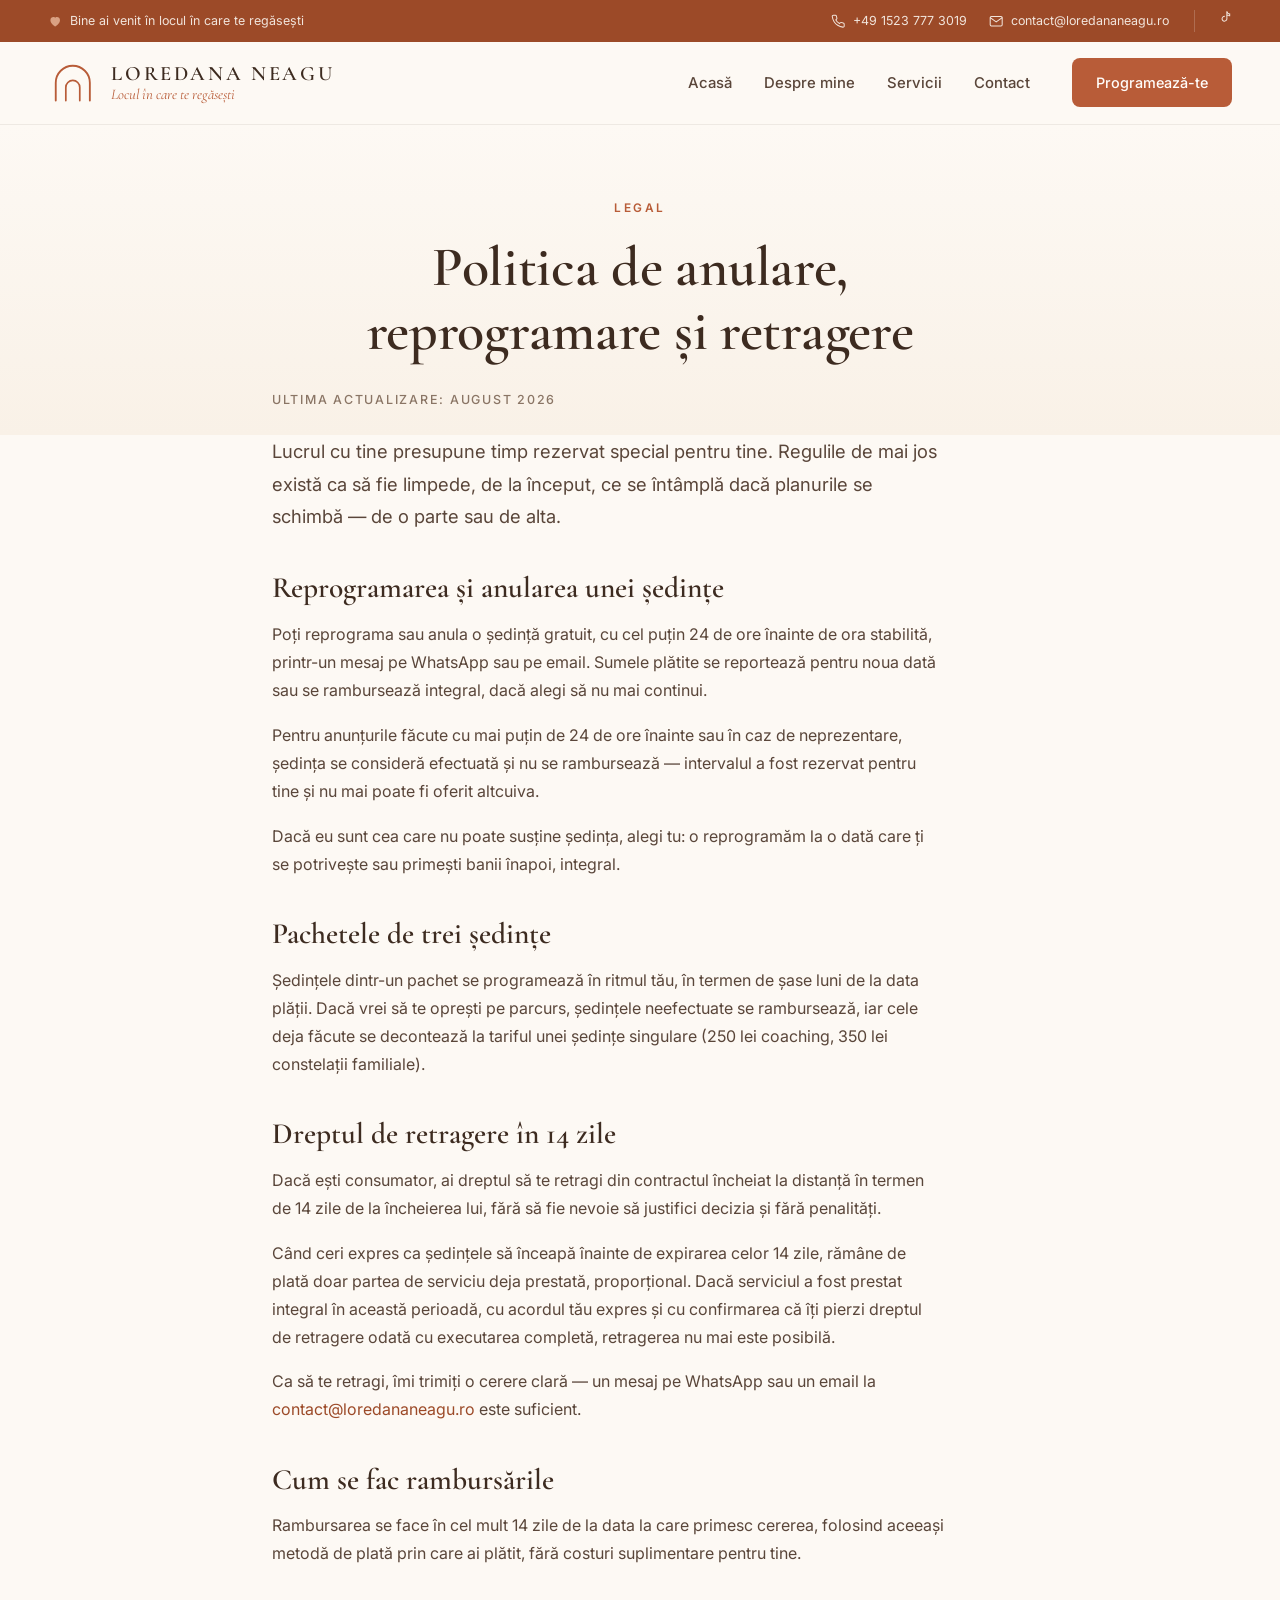
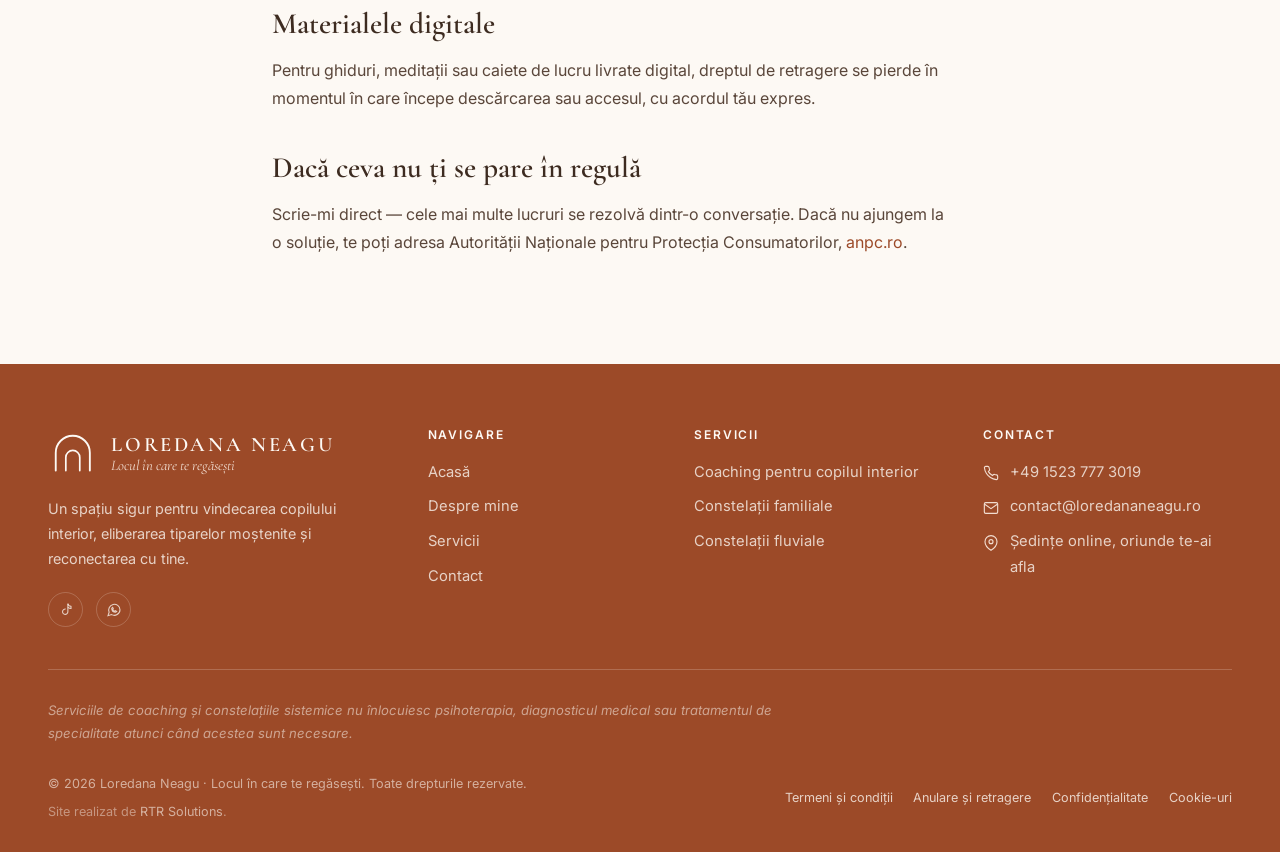
<file: anulare-si-retragere/index.html>
<!DOCTYPE html><html lang="ro"> <head><meta charset="UTF-8"><meta name="viewport" content="width=device-width, initial-scale=1.0"><title>Politica de anulare, reprogramare și retragere | Loredana Neagu</title><meta name="description" content="Cum poți reprograma sau anula o ședință, ce se întâmplă cu pachetele neefectuate, dreptul de retragere în 14 zile și cum se fac rambursările."><link rel="icon" type="image/svg+xml" href="/favicon.svg"><link rel="canonical" href="https://loredananeagu.ro/anulare-si-retragere"><meta property="og:type" content="website"><meta property="og:locale" content="ro_RO"><meta property="og:site_name" content="Loredana Neagu — Locul în care te regăsești"><meta property="og:title" content="Politica de anulare, reprogramare și retragere | Loredana Neagu"><meta property="og:description" content="Cum poți reprograma sau anula o ședință, ce se întâmplă cu pachetele neefectuate, dreptul de retragere în 14 zile și cum se fac rambursările."><meta property="og:url" content="https://loredananeagu.ro/anulare-si-retragere"><meta property="og:image" content="https://loredananeagu.ro/assets/social/imagineSocial.jpg"><meta name="twitter:card" content="summary_large_image"><script type="application/ld+json">{"@context":"https://schema.org","@graph":[{"@type":"WebSite","@id":"https://loredananeagu.ro/#site","url":"https://loredananeagu.ro","name":"Loredana Neagu — Locul în care te regăsești","inLanguage":"ro-RO","publisher":{"@id":"https://loredananeagu.ro/#serviciu"}},{"@type":"ProfessionalService","@id":"https://loredananeagu.ro/#serviciu","name":"Loredana Neagu — Locul în care te regăsești","description":"Atelierul Sinelui — spațiul tău de reconectare și vindecare interioară. Coaching și constelații sistemice pentru vindecarea copilului interior, a tiparului de respingere și a fricii de abandon. Loredana Neagu — coach acreditat și constelator sistemic.","url":"https://loredananeagu.ro","image":"https://loredananeagu.ro/assets/social/imagineSocial.jpg","email":"contact@loredananeagu.ro","telephone":"+49 1523 777 3019","founder":{"@id":"https://loredananeagu.ro/#loredana"},"priceRange":"200–900 RON","areaServed":[{"@type":"Country","name":"România"},{"@type":"Country","name":"Republica Moldova"},{"@type":"Country","name":"Germania"}],"availableLanguage":{"@type":"Language","name":"Romanian","alternateName":"ro"},"sameAs":["https://www.tiktok.com/@didi.scump"]},{"@type":"Person","@id":"https://loredananeagu.ro/#loredana","name":"Loredana Neagu","jobTitle":"Coach acreditat și constelator sistemic","description":"Sunt coach acreditat, constelator sistemic cu obiecte și constelator fluvial. Povestea mea își are rădăcinile într-o rană profundă: absența tatălui din viața mea și provocările de a crește doar alături de mamă. Această lipsă m-a determinat să caut răspunsuri despre apartenență, valoare personală și locul pe care îl ocupăm în familie.","url":"https://loredananeagu.ro/despre","image":"https://loredananeagu.ro/assets/social/imagineSocial.jpg","email":"contact@loredananeagu.ro","telephone":"+49 1523 777 3019","knowsLanguage":["ro","de"],"knowsAbout":["Vindecarea copilului interior","Constelații familiale sistemice","Constelații fluviale","Coaching pentru dezvoltare personală"],"sameAs":["https://www.tiktok.com/@didi.scump"]}]}</script><link rel="preconnect" href="https://fonts.googleapis.com"><link rel="preconnect" href="https://fonts.gstatic.com" crossorigin><link href="https://fonts.googleapis.com/css2?family=Cormorant+Garamond:ital,wght@0,400;0,500;0,600;0,700;1,400;1,500;1,600&family=Inter:wght@400;500;600&display=swap" rel="stylesheet"><link rel="stylesheet" href="/_astro/coaching-copil-interior.CrFe-5-D.css"></head> <body> <div class="topbar"> <div class="container topbar-inner"> <span class="topbar-welcome"> <svg class viewBox="0 0 24 24" aria-hidden="true"><path d="M12 21s-8-4.9-8-10.6C4 6.9 6.5 5 9 5c1.7 0 2.6.8 3 1.4.4-.6 1.3-1.4 3-1.4 2.5 0 5 1.9 5 5.4C20 16.1 12 21 12 21z"></path></svg><!-- Beneficii --><!-- Servicii / călătorii --> <span>Bine ai venit în locul în care te regăsești</span> </span> <div class="topbar-right"> <div class="topbar-contact"> <a href="https://wa.me/4915237773019" target="_blank" rel="noopener"> <svg class viewBox="0 0 24 24" aria-hidden="true"><path d="M22 16.9v3a2 2 0 0 1-2.2 2 19.8 19.8 0 0 1-8.6-3.1 19.5 19.5 0 0 1-6-6A19.8 19.8 0 0 1 2.1 4.2 2 2 0 0 1 4.1 2h3a2 2 0 0 1 2 1.7c.1 1 .4 1.9.7 2.8a2 2 0 0 1-.5 2.1L8.1 9.9a16 16 0 0 0 6 6l1.3-1.3a2 2 0 0 1 2.1-.4c.9.3 1.8.6 2.8.7a2 2 0 0 1 1.7 2z"></path></svg><!-- Beneficii --><!-- Servicii / călătorii --><span>+49 1523 777 3019</span> </a> <a href="mailto:contact@loredananeagu.ro"> <svg class viewBox="0 0 24 24" aria-hidden="true"><rect x="2" y="4" width="20" height="16" rx="2"></rect><path d="m22 6-10 7L2 6"></path></svg><!-- Beneficii --><!-- Servicii / călătorii --><span>contact@loredananeagu.ro</span> </a> </div> <div class="topbar-social"> <a href="https://www.tiktok.com/@didi.scump" target="_blank" rel="noopener" aria-label="TikTok"> <svg class viewBox="0 0 24 24" aria-hidden="true"><path d="M14.8 2.5v12.1a4 4 0 1 1-3.4-3.95"></path><path d="M14.8 2.5c.5 2.4 2.3 3.9 4.7 4.1v3.1c-1.8 0-3.4-.6-4.7-1.6"></path></svg><!-- Beneficii --><!-- Servicii / călătorii --> </a> </div> </div> </div> </div> <header class="navbar" role="banner"> <div class="container nav-inner"> <a href="/" class="brand" aria-label="Loredana Neagu — Locul în care te regăsești"> <svg class="brand-mark" viewBox="0 0 64 64" fill="none" stroke="currentColor" stroke-linecap="round" aria-hidden="true"> <path d="M10 55V32a22 22 0 0 1 44 0v23" stroke-width="2.4"></path> <path d="M23 55V38a9 9 0 0 1 18 0v17" stroke-width="2.2"></path> </svg> <span class="brand-text"> <span class="brand-name">Loredana Neagu</span> <span class="brand-tag">Locul în care te regăsești</span> </span> </a> <nav class="nav-links" role="navigation" aria-label="Meniu principal"> <a href="/">Acasă</a><a href="/despre">Despre mine</a><a href="/servicii">Servicii</a><a href="/contact">Contact</a> <a href="https://wa.me/4915237773019" target="_blank" rel="noopener" class="nav-cta">Programează-te</a> </nav> <button class="nav-toggle" aria-label="Deschide meniul" aria-expanded="false"> <span></span><span></span><span></span> </button> </div> </header> <div class="nav-overlay"></div> <main>  <section class="page-hero" style="padding-bottom: 1.5rem;"> <div class="container-narrow"> <span class="eyebrow reveal">Legal</span> <h1 class="reveal">Politica de anulare, reprogramare și retragere</h1> <div class="prose-meta reveal reveal-delay-1" style="margin-top: 1.6rem;"> <span>Ultima actualizare: august 2026</span> </div> </div> </section> <section style="padding-top: 0;"> <div class="container-narrow"> <div class="prose reveal"> <!--
          TODO(real): de confirmat cu Loredana înainte de publicare pe domeniul propriu:
          (1) termenul de valabilitate al pachetelor, (2) datele de identificare
          (denumire, CUI/sediu pentru RO sau Impressum pentru Germania), (3) dacă apare
          plata online pe site, se completează informarea precontractuală + ANPC.
        --> <p>
Lucrul cu tine presupune timp rezervat special pentru tine. Regulile de mai jos
          există ca să fie limpede, de la început, ce se întâmplă dacă planurile se
          schimbă — de o parte sau de alta.
</p> <h2>Reprogramarea și anularea unei ședințe</h2> <p>
Poți reprograma sau anula o ședință gratuit, cu cel puțin 24 de ore înainte de
          ora stabilită, printr-un mesaj pe WhatsApp sau pe email. Sumele plătite se
          reportează pentru noua dată sau se rambursează integral, dacă alegi să nu mai
          continui.
</p> <p>
Pentru anunțurile făcute cu mai puțin de 24 de ore înainte sau în caz de
          neprezentare, ședința se consideră efectuată și nu se rambursează — intervalul
          a fost rezervat pentru tine și nu mai poate fi oferit altcuiva.
</p> <p>
Dacă eu sunt cea care nu poate susține ședința, alegi tu: o reprogramăm la o
          dată care ți se potrivește sau primești banii înapoi, integral.
</p> <h2>Pachetele de trei ședințe</h2> <p>
Ședințele dintr-un pachet se programează în ritmul tău, în termen de șase luni
          de la data plății. Dacă vrei să te oprești pe parcurs, ședințele neefectuate se
          rambursează, iar cele deja făcute se decontează la tariful unei ședințe
          singulare (250 lei coaching, 350 lei constelații familiale).
</p> <h2>Dreptul de retragere în 14 zile</h2> <p>
Dacă ești consumator, ai dreptul să te retragi din contractul încheiat la
          distanță în termen de 14 zile de la încheierea lui, fără să fie nevoie să
          justifici decizia și fără penalități.
</p> <p>
Când ceri expres ca ședințele să înceapă înainte de expirarea celor 14 zile,
          rămâne de plată doar partea de serviciu deja prestată, proporțional. Dacă
          serviciul a fost prestat integral în această perioadă, cu acordul tău expres și
          cu confirmarea că îți pierzi dreptul de retragere odată cu executarea completă,
          retragerea nu mai este posibilă.
</p> <p>
Ca să te retragi, îmi trimiți o cerere clară — un mesaj pe WhatsApp sau un email
          la <a href="mailto:contact@loredananeagu.ro">contact@loredananeagu.ro</a>
este suficient.
</p> <h2>Cum se fac rambursările</h2> <p>
Rambursarea se face în cel mult 14 zile de la data la care primesc cererea,
          folosind aceeași metodă de plată prin care ai plătit, fără costuri suplimentare
          pentru tine.
</p> <h2>Materialele digitale</h2> <p>
Pentru ghiduri, meditații sau caiete de lucru livrate digital, dreptul de
          retragere se pierde în momentul în care începe descărcarea sau accesul, cu
          acordul tău expres.
</p> <h2>Dacă ceva nu ți se pare în regulă</h2> <p>
Scrie-mi direct — cele mai multe lucruri se rezolvă dintr-o conversație. Dacă nu
          ajungem la o soluție, te poți adresa Autorității Naționale pentru Protecția
          Consumatorilor,
<a href="https://anpc.ro" target="_blank" rel="noopener">anpc.ro</a>.
</p> </div> </div> </section>  </main> <footer class="footer"> <div class="container"> <div class="footer-grid"> <div class="footer-brand"> <a href="/" class="brand" aria-label="Loredana Neagu — Locul în care te regăsești"> <svg class="brand-mark" viewBox="0 0 64 64" fill="none" stroke="currentColor" stroke-linecap="round" aria-hidden="true"> <path d="M10 55V32a22 22 0 0 1 44 0v23" stroke-width="2.4"></path> <path d="M23 55V38a9 9 0 0 1 18 0v17" stroke-width="2.2"></path> </svg> <span class="brand-text"> <span class="brand-name">Loredana Neagu</span> <span class="brand-tag">Locul în care te regăsești</span> </span> </a> <p>Un spațiu sigur pentru vindecarea copilului interior, eliberarea tiparelor moștenite și reconectarea cu tine.</p> <div class="footer-social"> <a href="https://www.tiktok.com/@didi.scump" target="_blank" rel="noopener" aria-label="TikTok"> <svg class viewBox="0 0 24 24" aria-hidden="true"><path d="M14.8 2.5v12.1a4 4 0 1 1-3.4-3.95"></path><path d="M14.8 2.5c.5 2.4 2.3 3.9 4.7 4.1v3.1c-1.8 0-3.4-.6-4.7-1.6"></path></svg><!-- Beneficii --><!-- Servicii / călătorii --> </a> <a href="https://wa.me/4915237773019" target="_blank" rel="noopener" aria-label="WhatsApp"><svg class viewBox="0 0 24 24" aria-hidden="true"><path d="M21 11.5a8.5 8.5 0 0 1-12.6 7.4L3 20.5l1.7-5.2A8.5 8.5 0 1 1 21 11.5z"></path><path d="M8.6 9.2c0 3.5 2.6 6.1 6.1 6.1l1.3-1.3-2.2-1-.9.9c-1.3-.5-2.3-1.5-2.8-2.8l.9-.9-1-2.2-1.4 1.2z"></path></svg><!-- Beneficii --><!-- Servicii / călătorii --></a> </div> </div> <div class="footer-col"> <h4>Navigare</h4> <ul> <li><a href="/">Acasă</a></li> <li><a href="/despre">Despre mine</a></li> <li><a href="/servicii">Servicii</a></li> <li><a href="/contact">Contact</a></li> </ul> </div> <div class="footer-col"> <h4>Servicii</h4> <ul> <li><a href="/coaching-copil-interior">Coaching pentru copilul interior</a></li> <li><a href="/constelatii-familiale">Constelații familiale</a></li> <li><a href="/constelatii-fluviale">Constelații fluviale</a></li> </ul> </div> <div class="footer-col"> <h4>Contact</h4> <ul> <li class="footer-contact-line"> <svg class viewBox="0 0 24 24" aria-hidden="true"><path d="M22 16.9v3a2 2 0 0 1-2.2 2 19.8 19.8 0 0 1-8.6-3.1 19.5 19.5 0 0 1-6-6A19.8 19.8 0 0 1 2.1 4.2 2 2 0 0 1 4.1 2h3a2 2 0 0 1 2 1.7c.1 1 .4 1.9.7 2.8a2 2 0 0 1-.5 2.1L8.1 9.9a16 16 0 0 0 6 6l1.3-1.3a2 2 0 0 1 2.1-.4c.9.3 1.8.6 2.8.7a2 2 0 0 1 1.7 2z"></path></svg><!-- Beneficii --><!-- Servicii / călătorii --> <a href="https://wa.me/4915237773019" target="_blank" rel="noopener">+49 1523 777 3019</a> </li> <li class="footer-contact-line"> <svg class viewBox="0 0 24 24" aria-hidden="true"><rect x="2" y="4" width="20" height="16" rx="2"></rect><path d="m22 6-10 7L2 6"></path></svg><!-- Beneficii --><!-- Servicii / călătorii --> <a href="mailto:contact@loredananeagu.ro">contact@loredananeagu.ro</a> </li> <li class="footer-contact-line"> <svg class viewBox="0 0 24 24" aria-hidden="true"><path d="M21 10c0 7-9 13-9 13s-9-6-9-13a9 9 0 0 1 18 0z"></path><circle cx="12" cy="10" r="3"></circle></svg><!-- Beneficii --><!-- Servicii / călătorii --> <span>Ședințe online, oriunde te-ai afla</span> </li> </ul> </div> </div> <div class="footer-disclaimer">Serviciile de coaching și constelațiile sistemice nu înlocuiesc psihoterapia, diagnosticul medical sau tratamentul de specialitate atunci când acestea sunt necesare.</div> <div class="footer-bottom"> <span>
© 2026 Loredana Neagu · Locul în care te regăsești. Toate drepturile rezervate.
<span class="footer-credit">Site realizat de <a href="https://rtrsolutions.ro" target="_blank" rel="noopener">RTR Solutions</a>.</span> </span> <div class="footer-legal-links"> <a href="/termeni">Termeni și condiții</a> <a href="/anulare-si-retragere">Anulare și retragere</a> <a href="/confidentialitate">Confidențialitate</a> <a href="/cookies">Cookie-uri</a> </div> </div> </div> </footer> <button class="back-to-top" aria-label="Înapoi sus"> <svg viewBox="0 0 24 24"><polyline points="18 15 12 9 6 15"></polyline></svg> </button> <script type="module">const c=document.querySelector(".navbar"),p=document.querySelector(".back-to-top"),g=()=>{c?.classList.toggle("is-scrolled",window.scrollY>10),p?.classList.toggle("is-visible",window.scrollY>700)},r=document.querySelector(".nav-toggle"),a=document.querySelector(".nav-links"),d=document.querySelector(".nav-overlay"),u=()=>{r?.setAttribute("aria-expanded","false"),a?.classList.remove("is-open"),d?.classList.remove("is-open"),c?.classList.remove("menu-open"),document.body.style.overflow=""};r?.addEventListener("click",()=>{const e=r.getAttribute("aria-expanded")==="true";r.setAttribute("aria-expanded",String(!e)),a?.classList.toggle("is-open",!e),d?.classList.toggle("is-open",!e),c?.classList.toggle("menu-open",!e),document.body.style.overflow=e?"":"hidden"});d?.addEventListener("click",u);a?.querySelectorAll("a").forEach(e=>e.addEventListener("click",u));document.addEventListener("keydown",e=>{e.key==="Escape"&&u()});let i=null;const y=window.matchMedia("(pointer: fine)").matches&&!window.matchMedia("(prefers-reduced-motion: reduce)").matches;if(y){let n=window.scrollY,t=window.scrollY,l=null,s=!1;const h=()=>document.documentElement.scrollHeight-window.innerHeight,w=o=>Math.max(0,Math.min(o,h())),v=()=>{const o=n-t;if(Math.abs(o)<.4){t=n,window.scrollTo(0,t),s=!1,l=null;return}t+=o*.14,window.scrollTo(0,t),l=requestAnimationFrame(v)},m=()=>{s||(t=window.scrollY,s=!0),l===null&&(l=requestAnimationFrame(v))};window.addEventListener("wheel",o=>{if(o.ctrlKey||document.body.style.overflow==="hidden")return;o.preventDefault(),s||(t=window.scrollY,n=t);const b=o.deltaMode===1?o.deltaY*16:o.deltaY;n=w(n+b),m()},{passive:!1}),window.addEventListener("scroll",()=>{s||(t=window.scrollY,n=t)},{passive:!0}),i=o=>{n=w(o),m()}}p?.addEventListener("click",()=>{i?i(0):window.scrollTo({top:0,behavior:"smooth"})});window.addEventListener("scroll",g,{passive:!0});g();const f=document.querySelectorAll(".reveal, .reveal-img");if("IntersectionObserver"in window){const e=new IntersectionObserver(n=>{for(const t of n)t.isIntersecting&&(t.target.classList.add("is-visible"),e.unobserve(t.target))},{threshold:.1,rootMargin:"0px 0px -40px 0px"});f.forEach(n=>e.observe(n))}else f.forEach(e=>e.classList.add("is-visible"));</script> </body> </html>
</file>
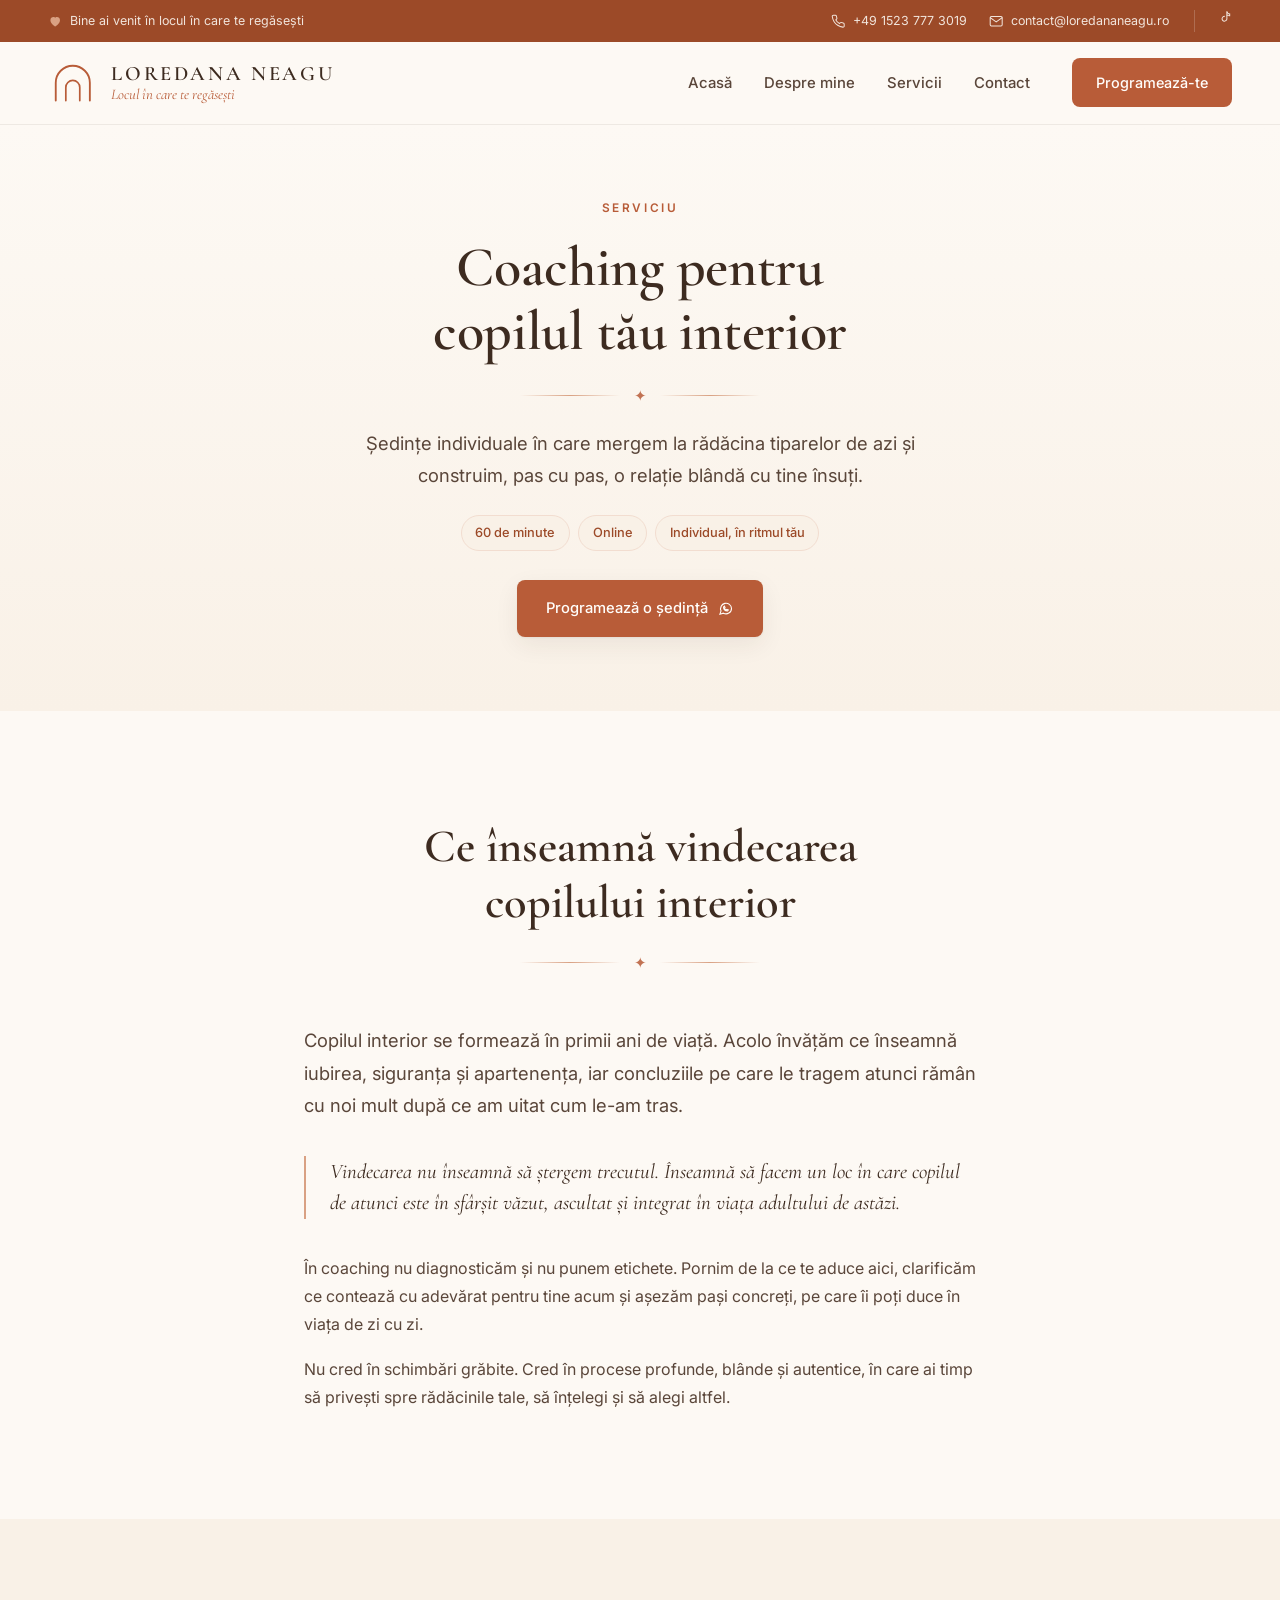
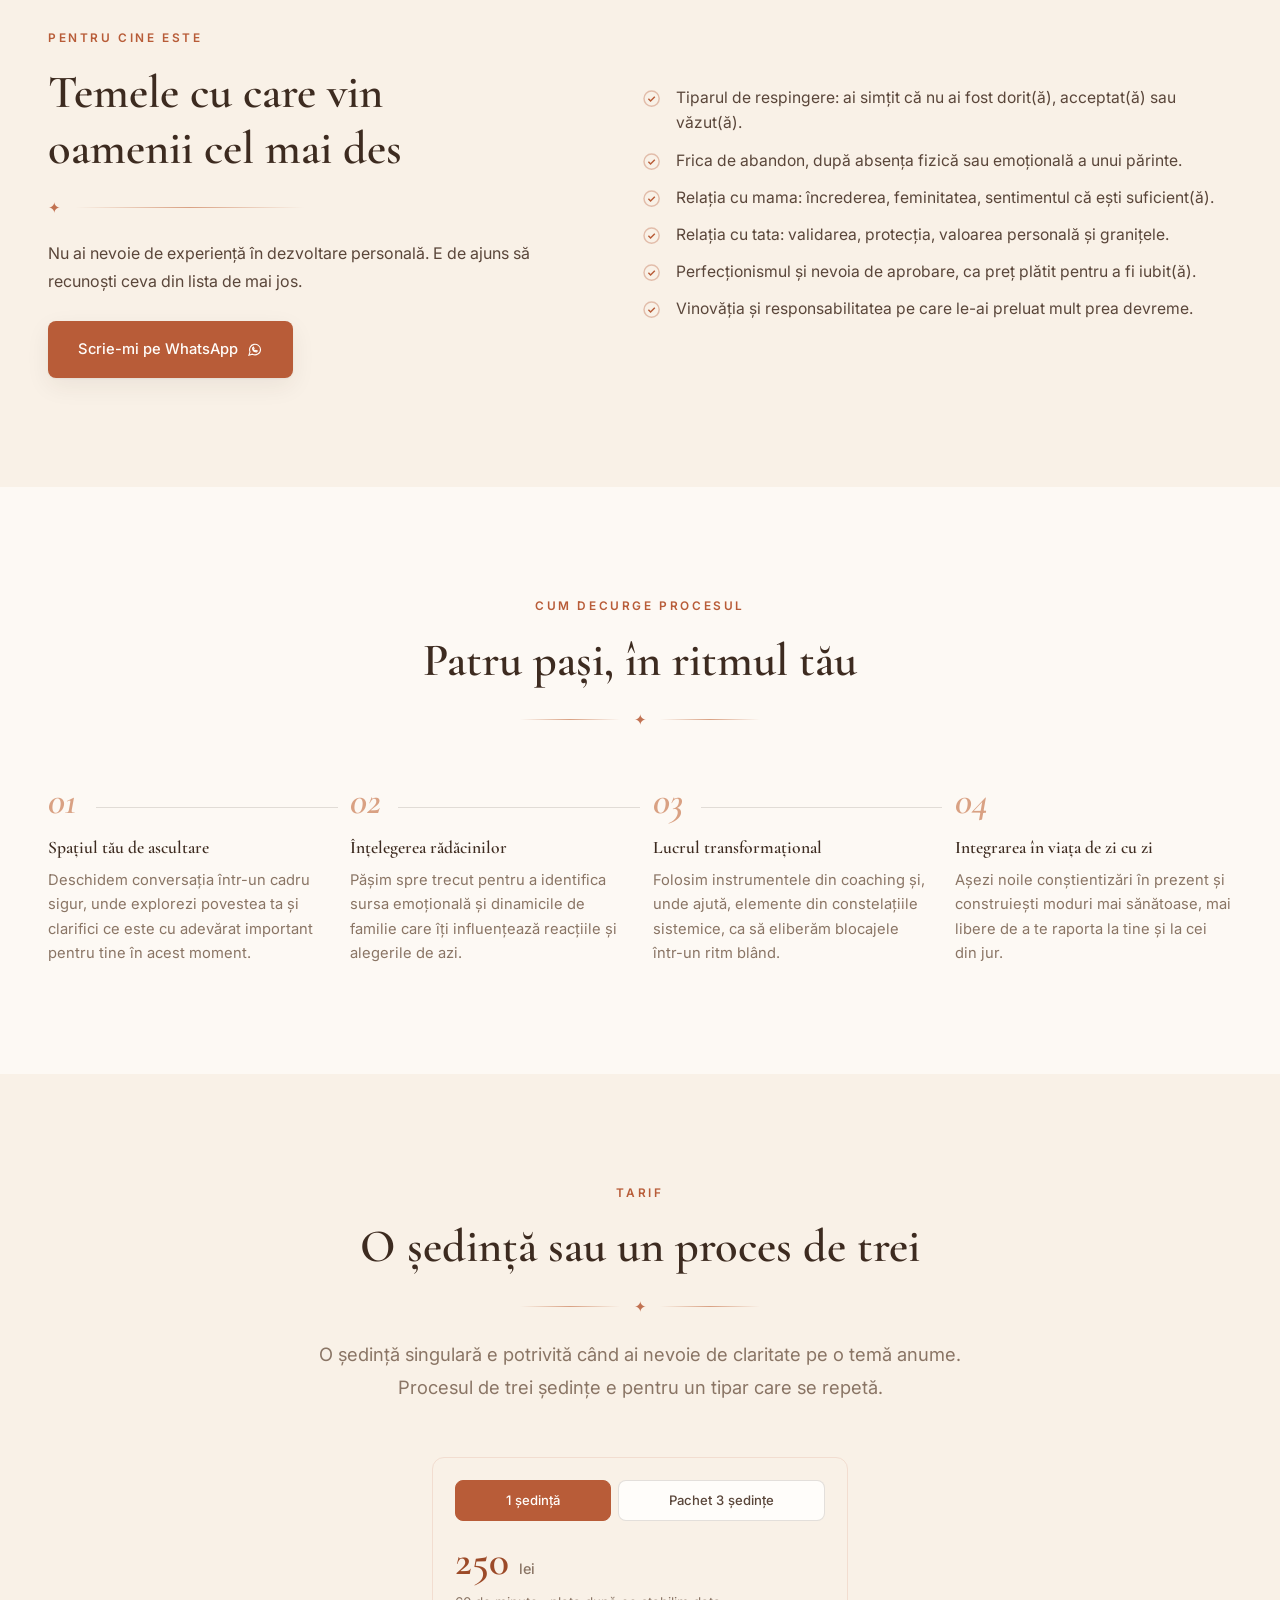
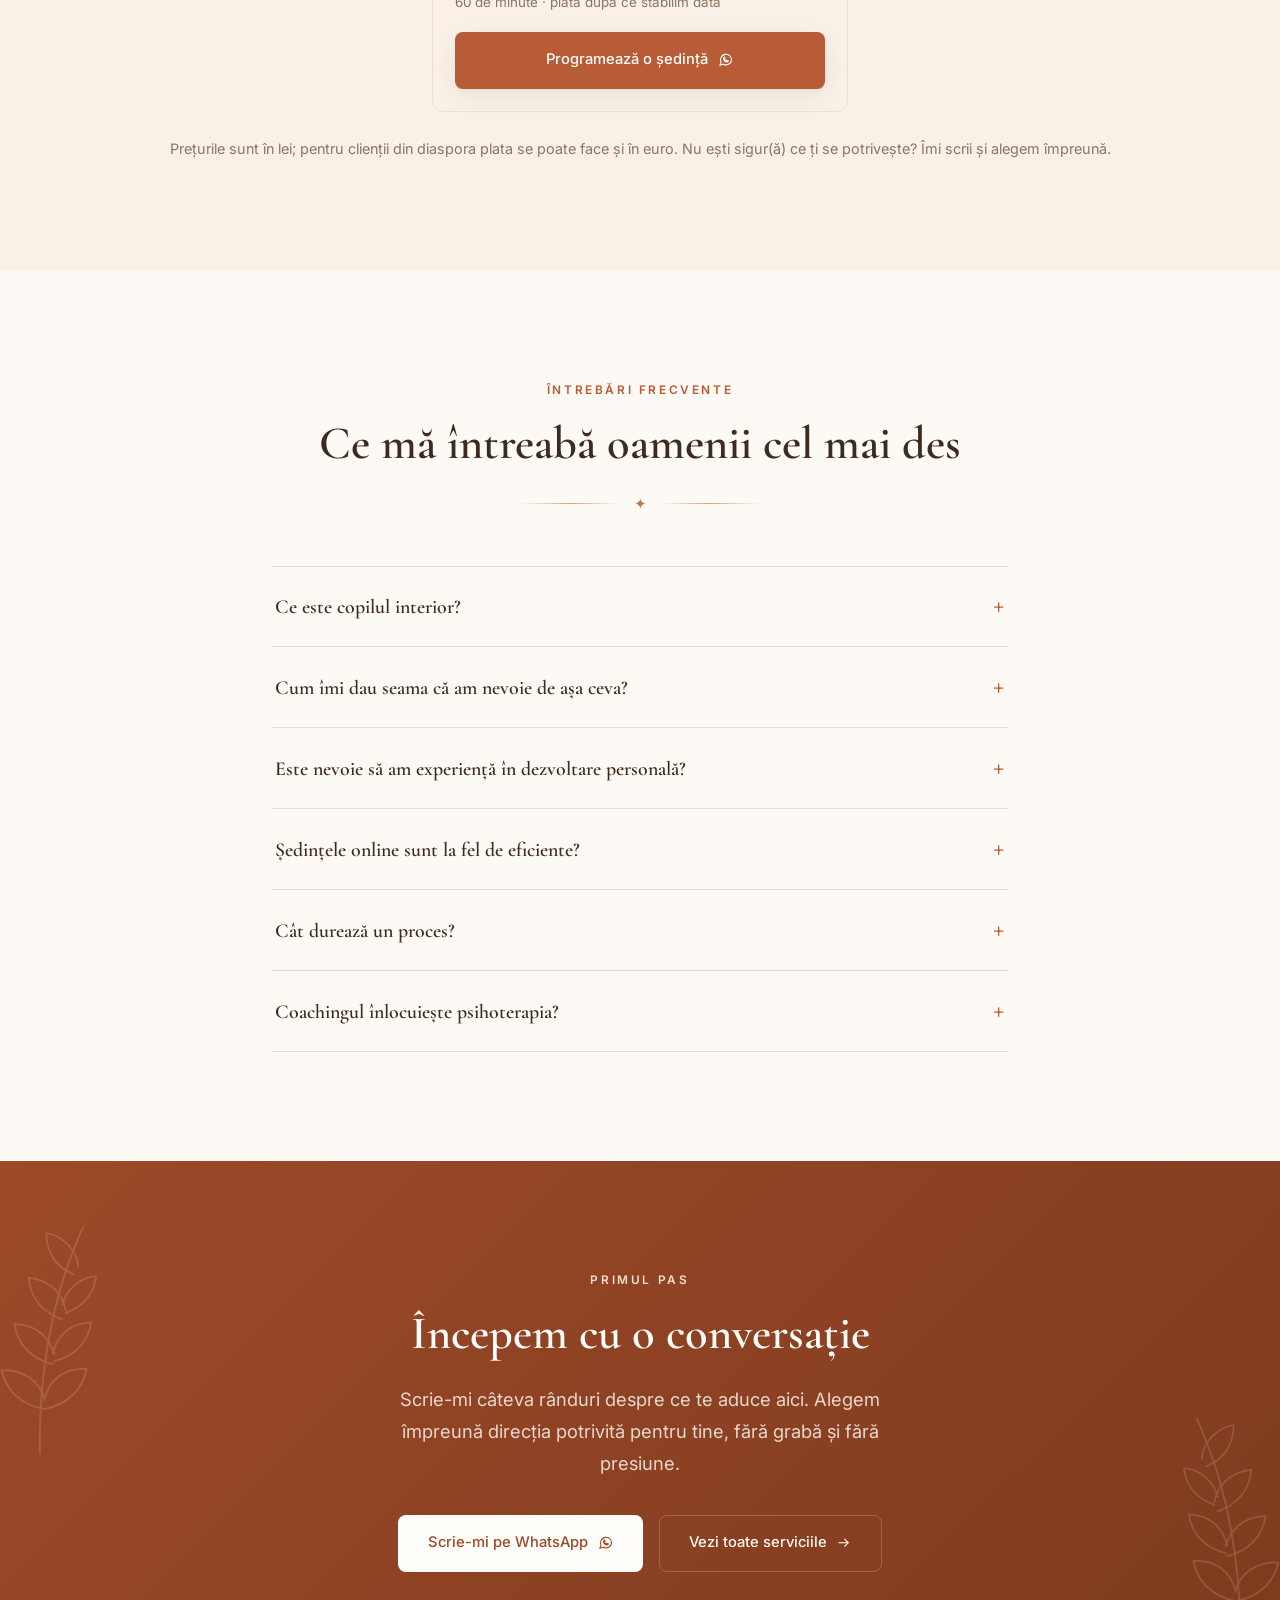
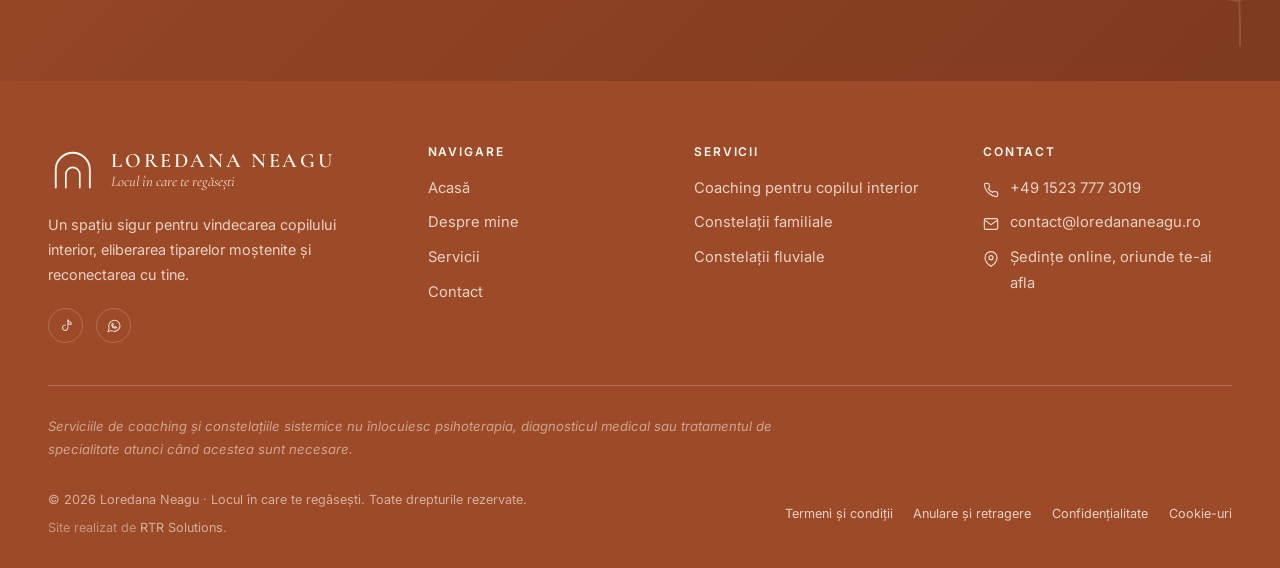
<file: coaching-copil-interior/index.html>
<!DOCTYPE html><html lang="ro"> <head><meta charset="UTF-8"><meta name="viewport" content="width=device-width, initial-scale=1.0"><title>Coaching pentru copilul tău interior| Loredana Neagu</title><meta name="description" content="Ședințe de coaching 1 la 1 pentru copilul tău interior: tiparul de respingere, frica de abandon, relația cu mama și cu tata. Online, 60 de minute, 250 lei."><link rel="icon" type="image/svg+xml" href="/favicon.svg"><link rel="canonical" href="https://loredananeagu.ro/coaching-copil-interior"><meta property="og:type" content="website"><meta property="og:locale" content="ro_RO"><meta property="og:site_name" content="Loredana Neagu — Locul în care te regăsești"><meta property="og:title" content="Coaching pentru copilul tău interior| Loredana Neagu"><meta property="og:description" content="Ședințe de coaching 1 la 1 pentru copilul tău interior: tiparul de respingere, frica de abandon, relația cu mama și cu tata. Online, 60 de minute, 250 lei."><meta property="og:url" content="https://loredananeagu.ro/coaching-copil-interior"><meta property="og:image" content="https://loredananeagu.ro/assets/social/imagineSocial.jpg"><meta name="twitter:card" content="summary_large_image"><script type="application/ld+json">{"@context":"https://schema.org","@graph":[{"@type":"WebSite","@id":"https://loredananeagu.ro/#site","url":"https://loredananeagu.ro","name":"Loredana Neagu — Locul în care te regăsești","inLanguage":"ro-RO","publisher":{"@id":"https://loredananeagu.ro/#serviciu"}},{"@type":"ProfessionalService","@id":"https://loredananeagu.ro/#serviciu","name":"Loredana Neagu — Locul în care te regăsești","description":"Atelierul Sinelui — spațiul tău de reconectare și vindecare interioară. Coaching și constelații sistemice pentru vindecarea copilului interior, a tiparului de respingere și a fricii de abandon. Loredana Neagu — coach acreditat și constelator sistemic.","url":"https://loredananeagu.ro","image":"https://loredananeagu.ro/assets/social/imagineSocial.jpg","email":"contact@loredananeagu.ro","telephone":"+49 1523 777 3019","founder":{"@id":"https://loredananeagu.ro/#loredana"},"priceRange":"200–900 RON","areaServed":[{"@type":"Country","name":"România"},{"@type":"Country","name":"Republica Moldova"},{"@type":"Country","name":"Germania"}],"availableLanguage":{"@type":"Language","name":"Romanian","alternateName":"ro"},"sameAs":["https://www.tiktok.com/@didi.scump"]},{"@type":"Person","@id":"https://loredananeagu.ro/#loredana","name":"Loredana Neagu","jobTitle":"Coach acreditat și constelator sistemic","description":"Sunt coach acreditat, constelator sistemic cu obiecte și constelator fluvial. Povestea mea își are rădăcinile într-o rană profundă: absența tatălui din viața mea și provocările de a crește doar alături de mamă. Această lipsă m-a determinat să caut răspunsuri despre apartenență, valoare personală și locul pe care îl ocupăm în familie.","url":"https://loredananeagu.ro/despre","image":"https://loredananeagu.ro/assets/social/imagineSocial.jpg","email":"contact@loredananeagu.ro","telephone":"+49 1523 777 3019","knowsLanguage":["ro","de"],"knowsAbout":["Vindecarea copilului interior","Constelații familiale sistemice","Constelații fluviale","Coaching pentru dezvoltare personală"],"sameAs":["https://www.tiktok.com/@didi.scump"]},{"@type":"Service","@id":"https://loredananeagu.ro/coaching-copil-interior#serviciu","name":"Coaching pentru copilul tău interior","description":"Ședințe de coaching 1 la 1 pentru copilul tău interior: tiparul de respingere, frica de abandon, relația cu mama și cu tata. Online, 60 de minute, 250 lei.","serviceType":"Coaching pentru copilul tău interior","provider":{"@id":"https://loredananeagu.ro/#serviciu"},"url":"https://loredananeagu.ro/coaching-copil-interior","areaServed":{"@type":"Country","name":"România"},"availableChannel":{"@type":"ServiceChannel","serviceUrl":"https://wa.me/4915237773019","availableLanguage":{"@type":"Language","name":"Romanian"}},"offers":[{"@type":"Offer","name":"Coaching pentru copilul tău interior — 1 ședință","price":"250","priceCurrency":"RON","availability":"https://schema.org/InStock","url":"https://loredananeagu.ro/coaching-copil-interior"},{"@type":"Offer","name":"Coaching pentru copilul tău interior — Pachet 3 ședințe","price":"600","priceCurrency":"RON","availability":"https://schema.org/InStock","url":"https://loredananeagu.ro/coaching-copil-interior"}]},{"@type":"FAQPage","@id":"https://loredananeagu.ro/coaching-copil-interior#intrebari","mainEntity":[{"@type":"Question","name":"Ce este copilul interior?","acceptedAnswer":{"@type":"Answer","text":"Este partea din noi care păstrează amintirile, emoțiile și nevoile formate în copilărie și care poate influența modul în care trăim ca adulți: cum ne alegem partenerii, cum reacționăm la critică, cât ne permitem să cerem."}},{"@type":"Question","name":"Cum îmi dau seama că am nevoie de așa ceva?","acceptedAnswer":{"@type":"Answer","text":"De obicei prin repetiție. Aceeași reacție care te surprinde, același tip de relație, aceeași senzație că nu ești suficient(ă). Când ceva revine în aceeași formă, rădăcina lui e mai veche decât situația de azi."}},{"@type":"Question","name":"Este nevoie să am experiență în dezvoltare personală?","acceptedAnswer":{"@type":"Answer","text":"Nu. Este suficient să vii cu deschidere și cu dorința de a te cunoaște mai bine."}},{"@type":"Question","name":"Ședințele online sunt la fel de eficiente?","acceptedAnswer":{"@type":"Answer","text":"Da. Majoritatea ședințelor mele se fac online, cu oameni din România și din diaspora. Ai nevoie doar de un loc liniștit și de o oră în care să nu fii întrerupt(ă)."}},{"@type":"Question","name":"Cât durează un proces?","acceptedAnswer":{"@type":"Answer","text":"Depinde de temă și de tine. Unii oameni vin pentru o ședință și pleacă cu ce le trebuia. Alții aleg un proces de trei ședințe, ca să aibă timp de așezare și de integrare."}},{"@type":"Question","name":"Coachingul înlocuiește psihoterapia?","acceptedAnswer":{"@type":"Answer","text":"Nu. Coachingul și constelațiile sistemice nu înlocuiesc psihoterapia, diagnosticul medical sau tratamentul de specialitate atunci când acestea sunt necesare — dar pot merge foarte bine în paralel."}}]},{"@type":"BreadcrumbList","itemListElement":[{"@type":"ListItem","position":1,"name":"Acasă","item":"https://loredananeagu.ro"},{"@type":"ListItem","position":2,"name":"Servicii","item":"https://loredananeagu.ro/servicii"},{"@type":"ListItem","position":3,"name":"Coaching pentru copilul tău interior","item":"https://loredananeagu.ro/coaching-copil-interior"}]}]}</script><link rel="preconnect" href="https://fonts.googleapis.com"><link rel="preconnect" href="https://fonts.gstatic.com" crossorigin><link href="https://fonts.googleapis.com/css2?family=Cormorant+Garamond:ital,wght@0,400;0,500;0,600;0,700;1,400;1,500;1,600&family=Inter:wght@400;500;600&display=swap" rel="stylesheet"><link rel="stylesheet" href="/_astro/coaching-copil-interior.CrFe-5-D.css"></head> <body> <div class="topbar"> <div class="container topbar-inner"> <span class="topbar-welcome"> <svg class viewBox="0 0 24 24" aria-hidden="true"><path d="M12 21s-8-4.9-8-10.6C4 6.9 6.5 5 9 5c1.7 0 2.6.8 3 1.4.4-.6 1.3-1.4 3-1.4 2.5 0 5 1.9 5 5.4C20 16.1 12 21 12 21z"></path></svg><!-- Beneficii --><!-- Servicii / călătorii --> <span>Bine ai venit în locul în care te regăsești</span> </span> <div class="topbar-right"> <div class="topbar-contact"> <a href="https://wa.me/4915237773019" target="_blank" rel="noopener"> <svg class viewBox="0 0 24 24" aria-hidden="true"><path d="M22 16.9v3a2 2 0 0 1-2.2 2 19.8 19.8 0 0 1-8.6-3.1 19.5 19.5 0 0 1-6-6A19.8 19.8 0 0 1 2.1 4.2 2 2 0 0 1 4.1 2h3a2 2 0 0 1 2 1.7c.1 1 .4 1.9.7 2.8a2 2 0 0 1-.5 2.1L8.1 9.9a16 16 0 0 0 6 6l1.3-1.3a2 2 0 0 1 2.1-.4c.9.3 1.8.6 2.8.7a2 2 0 0 1 1.7 2z"></path></svg><!-- Beneficii --><!-- Servicii / călătorii --><span>+49 1523 777 3019</span> </a> <a href="mailto:contact@loredananeagu.ro"> <svg class viewBox="0 0 24 24" aria-hidden="true"><rect x="2" y="4" width="20" height="16" rx="2"></rect><path d="m22 6-10 7L2 6"></path></svg><!-- Beneficii --><!-- Servicii / călătorii --><span>contact@loredananeagu.ro</span> </a> </div> <div class="topbar-social"> <a href="https://www.tiktok.com/@didi.scump" target="_blank" rel="noopener" aria-label="TikTok"> <svg class viewBox="0 0 24 24" aria-hidden="true"><path d="M14.8 2.5v12.1a4 4 0 1 1-3.4-3.95"></path><path d="M14.8 2.5c.5 2.4 2.3 3.9 4.7 4.1v3.1c-1.8 0-3.4-.6-4.7-1.6"></path></svg><!-- Beneficii --><!-- Servicii / călătorii --> </a> </div> </div> </div> </div> <header class="navbar" role="banner"> <div class="container nav-inner"> <a href="/" class="brand" aria-label="Loredana Neagu — Locul în care te regăsești"> <svg class="brand-mark" viewBox="0 0 64 64" fill="none" stroke="currentColor" stroke-linecap="round" aria-hidden="true"> <path d="M10 55V32a22 22 0 0 1 44 0v23" stroke-width="2.4"></path> <path d="M23 55V38a9 9 0 0 1 18 0v17" stroke-width="2.2"></path> </svg> <span class="brand-text"> <span class="brand-name">Loredana Neagu</span> <span class="brand-tag">Locul în care te regăsești</span> </span> </a> <nav class="nav-links" role="navigation" aria-label="Meniu principal"> <a href="/">Acasă</a><a href="/despre">Despre mine</a><a href="/servicii">Servicii</a><a href="/contact">Contact</a> <a href="https://wa.me/4915237773019" target="_blank" rel="noopener" class="nav-cta">Programează-te</a> </nav> <button class="nav-toggle" aria-label="Deschide meniul" aria-expanded="false"> <span></span><span></span><span></span> </button> </div> </header> <div class="nav-overlay"></div> <main>   <section class="page-hero"> <div class="container"> <span class="eyebrow reveal">Serviciu</span> <h1 class="reveal">Coaching pentru copilul tău interior</h1> <div class="ornament ornament-center reveal reveal-delay-1"><span>✦</span></div> <p class="lead reveal reveal-delay-1">Ședințe individuale în care mergem la rădăcina tiparelor de azi și construim, pas cu pas, o relație blândă cu tine însuți.</p> <ul class="offer-meta hero-meta reveal reveal-delay-2"> <li>60 de minute</li><li>Online </li><li>Individual, în ritmul tău</li> </ul> <div class="head-cta reveal reveal-delay-2"> <a href="https://wa.me/4915237773019?text=Bun%C4%83%20ziua!%20A%C8%99%20dori%20s%C4%83%20programez%20o%20%C8%99edin%C8%9B%C4%83." target="_blank" rel="noopener" class="btn btn-primary">
Programează o ședință <svg class viewBox="0 0 24 24" aria-hidden="true"><path d="M21 11.5a8.5 8.5 0 0 1-12.6 7.4L3 20.5l1.7-5.2A8.5 8.5 0 1 1 21 11.5z"></path><path d="M8.6 9.2c0 3.5 2.6 6.1 6.1 6.1l1.3-1.3-2.2-1-.9.9c-1.3-.5-2.3-1.5-2.8-2.8l.9-.9-1-2.2-1.4 1.2z"></path></svg><!-- Beneficii --><!-- Servicii / călătorii --> </a> </div> </div> </section>  <section> <div class="container-narrow"> <div class="section-head reveal"> <h2>Ce înseamnă vindecarea copilului interior</h2> <div class="ornament ornament-center"><span>✦</span></div> </div> <div class="prose reveal reveal-delay-1" style="margin-inline: auto;"> <p>Copilul interior se formează în primii ani de viață. Acolo învățăm ce înseamnă iubirea, siguranța și apartenența, iar concluziile pe care le tragem atunci rămân cu noi mult după ce am uitat cum le-am tras.</p><p class="pull">Vindecarea nu înseamnă să ștergem trecutul. Înseamnă să facem un loc în care copilul de atunci este în sfârșit văzut, ascultat și integrat în viața adultului de astăzi.</p><p>În coaching nu diagnosticăm și nu punem etichete. Pornim de la ce te aduce aici, clarificăm ce contează cu adevărat pentru tine acum și așezăm pași concreți, pe care îi poți duce în viața de zi cu zi.</p><p>Nu cred în schimbări grăbite. Cred în procese profunde, blânde și autentice, în care ai timp să privești spre rădăcinile tale, să înțelegi și să alegi altfel.</p> </div> </div> </section>  <section class="section-warm"> <div class="container"> <div class="forwho-grid"> <div class="reveal"> <span class="eyebrow">Pentru cine este</span> <h2>Temele cu care vin oamenii cel mai des</h2> <div class="ornament ornament-left"><span>✦</span></div> <p>Nu ai nevoie de experiență în dezvoltare personală. E de ajuns să recunoști ceva din lista de mai jos.</p> <a href="https://wa.me/4915237773019?text=Bun%C4%83%20ziua!%20A%C8%99%20dori%20s%C4%83%20programez%20o%20%C8%99edin%C8%9B%C4%83." target="_blank" rel="noopener" class="btn btn-primary" style="margin-top: 1.6rem;">
Scrie-mi pe WhatsApp <svg class viewBox="0 0 24 24" aria-hidden="true"><path d="M21 11.5a8.5 8.5 0 0 1-12.6 7.4L3 20.5l1.7-5.2A8.5 8.5 0 1 1 21 11.5z"></path><path d="M8.6 9.2c0 3.5 2.6 6.1 6.1 6.1l1.3-1.3-2.2-1-.9.9c-1.3-.5-2.3-1.5-2.8-2.8l.9-.9-1-2.2-1.4 1.2z"></path></svg><!-- Beneficii --><!-- Servicii / călătorii --> </a> </div> <ul class="check-list reveal reveal-delay-1"> <li><svg class viewBox="0 0 24 24" aria-hidden="true"><circle cx="12" cy="12" r="9.5" opacity=".35"></circle><path d="m8 12.2 2.7 2.7L16 9.6"></path></svg><!-- Beneficii --><!-- Servicii / călătorii --><span>Tiparul de respingere: ai simțit că nu ai fost dorit(ă), acceptat(ă) sau văzut(ă).</span></li><li><svg class viewBox="0 0 24 24" aria-hidden="true"><circle cx="12" cy="12" r="9.5" opacity=".35"></circle><path d="m8 12.2 2.7 2.7L16 9.6"></path></svg><!-- Beneficii --><!-- Servicii / călătorii --><span>Frica de abandon, după absența fizică sau emoțională a unui părinte.</span></li><li><svg class viewBox="0 0 24 24" aria-hidden="true"><circle cx="12" cy="12" r="9.5" opacity=".35"></circle><path d="m8 12.2 2.7 2.7L16 9.6"></path></svg><!-- Beneficii --><!-- Servicii / călătorii --><span>Relația cu mama: încrederea, feminitatea, sentimentul că ești suficient(ă).</span></li><li><svg class viewBox="0 0 24 24" aria-hidden="true"><circle cx="12" cy="12" r="9.5" opacity=".35"></circle><path d="m8 12.2 2.7 2.7L16 9.6"></path></svg><!-- Beneficii --><!-- Servicii / călătorii --><span>Relația cu tata: validarea, protecția, valoarea personală și granițele.</span></li><li><svg class viewBox="0 0 24 24" aria-hidden="true"><circle cx="12" cy="12" r="9.5" opacity=".35"></circle><path d="m8 12.2 2.7 2.7L16 9.6"></path></svg><!-- Beneficii --><!-- Servicii / călătorii --><span>Perfecționismul și nevoia de aprobare, ca preț plătit pentru a fi iubit(ă).</span></li><li><svg class viewBox="0 0 24 24" aria-hidden="true"><circle cx="12" cy="12" r="9.5" opacity=".35"></circle><path d="m8 12.2 2.7 2.7L16 9.6"></path></svg><!-- Beneficii --><!-- Servicii / călătorii --><span>Vinovăția și responsabilitatea pe care le-ai preluat mult prea devreme.</span></li> </ul> </div> </div> </section>  <section> <div class="container"> <div class="section-head reveal"> <span class="eyebrow">Cum decurge procesul</span> <h2>Patru pași, în ritmul tău</h2> <div class="ornament ornament-center"><span>✦</span></div> </div> <div class="steps-grid"> <div class="step reveal"> <h3>Spațiul tău de ascultare</h3> <p>Deschidem conversația într-un cadru sigur, unde explorezi povestea ta și clarifici ce este cu adevărat important pentru tine în acest moment.</p> </div><div class="step reveal reveal-delay-1"> <h3>Înțelegerea rădăcinilor</h3> <p>Pășim spre trecut pentru a identifica sursa emoțională și dinamicile de familie care îți influențează reacțiile și alegerile de azi.</p> </div><div class="step reveal reveal-delay-2"> <h3>Lucrul transformațional</h3> <p>Folosim instrumentele din coaching și, unde ajută, elemente din constelațiile sistemice, ca să eliberăm blocajele într-un ritm blând.</p> </div><div class="step reveal reveal-delay-3"> <h3>Integrarea în viața de zi cu zi</h3> <p>Așezi noile conștientizări în prezent și construiești moduri mai sănătoase, mai libere de a te raporta la tine și la cei din jur.</p> </div> </div> </div> </section>  <section class="section-warm" id="tarif"> <div class="container"> <div class="section-head reveal"> <span class="eyebrow">Tarif</span> <h2>O ședință sau un proces de trei</h2> <div class="ornament ornament-center"><span>✦</span></div> <p>O ședință singulară e potrivită când ai nevoie de claritate pe o temă anume. Procesul de trei ședințe e pentru un tipar care se repetă.</p> </div> <div class="plan-box reveal reveal-delay-1"> <fieldset class="offer-plan"> <legend class="visually-hidden">Alege formatul</legend> <input type="radio" class="plan-radio p1" name="plan-serviciu" id="plan-serviciu-0" checked><input type="radio" class="plan-radio p2" name="plan-serviciu" id="plan-serviciu-1"><div class="plan-tabs"> <label class="plan-tab l1" for="plan-serviciu-0">1 ședință</label><label class="plan-tab l2" for="plan-serviciu-1">Pachet 3 ședințe</label> </div>  <div class="plan-panel pp1"> <p class="plan-price">250 <span>lei</span></p> <p class="plan-note">60 de minute · plata după ce stabilim data</p> <a href="https://wa.me/4915237773019?text=Bun%C4%83%20ziua!%20A%C8%99%20dori%20s%C4%83%20programez%20o%20%C8%99edin%C8%9B%C4%83%20de%20coaching%201%20la%201." target="_blank" rel="noopener" class="btn btn-primary"> Programează o ședință <svg class viewBox="0 0 24 24" aria-hidden="true"><path d="M21 11.5a8.5 8.5 0 0 1-12.6 7.4L3 20.5l1.7-5.2A8.5 8.5 0 1 1 21 11.5z"></path><path d="M8.6 9.2c0 3.5 2.6 6.1 6.1 6.1l1.3-1.3-2.2-1-.9.9c-1.3-.5-2.3-1.5-2.8-2.8l.9-.9-1-2.2-1.4 1.2z"></path></svg><!-- Beneficii --><!-- Servicii / călătorii --> </a> </div><div class="plan-panel pp2"> <p class="plan-price">600 <span>lei</span></p> <p class="plan-note">3 × 60 de minute · 200 lei/ședință · cu 150 lei mai puțin decât separat</p> <a href="https://wa.me/4915237773019?text=Bun%C4%83%20ziua!%20A%C8%99%20dori%20s%C4%83%20programez%20pachetul%20de%203%20%C8%99edin%C8%9Be%20de%20coaching%201%20la%201." target="_blank" rel="noopener" class="btn btn-primary"> Programează pachetul <svg class viewBox="0 0 24 24" aria-hidden="true"><path d="M21 11.5a8.5 8.5 0 0 1-12.6 7.4L3 20.5l1.7-5.2A8.5 8.5 0 1 1 21 11.5z"></path><path d="M8.6 9.2c0 3.5 2.6 6.1 6.1 6.1l1.3-1.3-2.2-1-.9.9c-1.3-.5-2.3-1.5-2.8-2.8l.9-.9-1-2.2-1.4 1.2z"></path></svg><!-- Beneficii --><!-- Servicii / călătorii --> </a> </div> </fieldset> </div> <p class="price-note reveal">Prețurile sunt în lei; pentru clienții din diaspora plata se poate face și în euro. Nu ești sigur(ă) ce ți se potrivește? Îmi scrii și alegem împreună.</p> </div> </section> <section> <div class="container-narrow"> <div class="section-head reveal"> <span class="eyebrow">Întrebări frecvente</span> <h2>Ce mă întreabă oamenii cel mai des</h2> <div class="ornament ornament-center"><span>✦</span></div> </div> <div class="faq-list reveal reveal-delay-1"> <details class="faq-item"> <summary>Ce este copilul interior?</summary> <p>Este partea din noi care păstrează amintirile, emoțiile și nevoile formate în copilărie și care poate influența modul în care trăim ca adulți: cum ne alegem partenerii, cum reacționăm la critică, cât ne permitem să cerem.</p> </details><details class="faq-item"> <summary>Cum îmi dau seama că am nevoie de așa ceva?</summary> <p>De obicei prin repetiție. Aceeași reacție care te surprinde, același tip de relație, aceeași senzație că nu ești suficient(ă). Când ceva revine în aceeași formă, rădăcina lui e mai veche decât situația de azi.</p> </details><details class="faq-item"> <summary>Este nevoie să am experiență în dezvoltare personală?</summary> <p>Nu. Este suficient să vii cu deschidere și cu dorința de a te cunoaște mai bine.</p> </details><details class="faq-item"> <summary>Ședințele online sunt la fel de eficiente?</summary> <p>Da. Majoritatea ședințelor mele se fac online, cu oameni din România și din diaspora. Ai nevoie doar de un loc liniștit și de o oră în care să nu fii întrerupt(ă).</p> </details><details class="faq-item"> <summary>Cât durează un proces?</summary> <p>Depinde de temă și de tine. Unii oameni vin pentru o ședință și pleacă cu ce le trebuia. Alții aleg un proces de trei ședințe, ca să aibă timp de așezare și de integrare.</p> </details><details class="faq-item"> <summary>Coachingul înlocuiește psihoterapia?</summary> <p>Nu. Coachingul și constelațiile sistemice nu înlocuiesc psihoterapia, diagnosticul medical sau tratamentul de specialitate atunci când acestea sunt necesare — dar pot merge foarte bine în paralel.</p> </details> </div> </div> </section>  <section class="cta-final"> <span class="leaf-decor leaf-tl" aria-hidden="true"> <svg viewBox="0 0 110 170" fill="none" stroke="currentColor" stroke-width="1.1" stroke-linecap="round" stroke-linejoin="round"> <path d="M55 168C56 120 48 70 28 26"></path> <path d="M52 140c14-2 24-11 27-24-14-1-24 7-27 18"></path> <path d="M47 112c13-3 22-12 24-25-13 0-22 8-25 19"></path> <path d="M41 84c12-4 20-13 21-26-12 1-21 9-23 20"></path> <path d="M34 56c11-5 17-14 17-26-11 2-19 11-20 21"></path> <path d="M52 140c-14-3-24-12-26-25 14-1 23 7 26 18"></path> <path d="M46 110c-13-3-21-12-23-24 13 0 21 8 24 19"></path> <path d="M39 80c-11-4-18-12-19-23 11 1 19 9 21 18"></path> </svg> </span> <span class="leaf-decor leaf-br" aria-hidden="true"> <svg viewBox="0 0 110 170" fill="none" stroke="currentColor" stroke-width="1.1" stroke-linecap="round" stroke-linejoin="round"> <path d="M55 168C56 120 48 70 28 26"></path> <path d="M52 140c14-2 24-11 27-24-14-1-24 7-27 18"></path> <path d="M47 112c13-3 22-12 24-25-13 0-22 8-25 19"></path> <path d="M41 84c12-4 20-13 21-26-12 1-21 9-23 20"></path> <path d="M34 56c11-5 17-14 17-26-11 2-19 11-20 21"></path> <path d="M52 140c-14-3-24-12-26-25 14-1 23 7 26 18"></path> <path d="M46 110c-13-3-21-12-23-24 13 0 21 8 24 19"></path> <path d="M39 80c-11-4-18-12-19-23 11 1 19 9 21 18"></path> </svg> </span> <div class="container"> <span class="eyebrow reveal">Primul pas</span> <h2 class="reveal">Începem cu o conversație</h2> <p class="reveal reveal-delay-1">Scrie-mi câteva rânduri despre ce te aduce aici. Alegem împreună direcția potrivită pentru tine, fără grabă și fără presiune.</p> <div class="cta-buttons reveal reveal-delay-2"> <a href="https://wa.me/4915237773019?text=Bun%C4%83%20ziua!%20A%C8%99%20dori%20s%C4%83%20programez%20o%20%C8%99edin%C8%9B%C4%83." target="_blank" rel="noopener" class="btn btn-light"> Scrie-mi pe WhatsApp <svg class viewBox="0 0 24 24" aria-hidden="true"><path d="M21 11.5a8.5 8.5 0 0 1-12.6 7.4L3 20.5l1.7-5.2A8.5 8.5 0 1 1 21 11.5z"></path><path d="M8.6 9.2c0 3.5 2.6 6.1 6.1 6.1l1.3-1.3-2.2-1-.9.9c-1.3-.5-2.3-1.5-2.8-2.8l.9-.9-1-2.2-1.4 1.2z"></path></svg><!-- Beneficii --><!-- Servicii / călătorii --> </a> <a href="/servicii" class="btn btn-ghost-light"> Vezi toate serviciile <svg class viewBox="0 0 24 24" aria-hidden="true"><path d="M4 12h15"></path><path d="m13 6 6 6-6 6"></path></svg><!-- Beneficii --><!-- Servicii / călătorii --> </a> </div> </div> </section>  </main> <footer class="footer"> <div class="container"> <div class="footer-grid"> <div class="footer-brand"> <a href="/" class="brand" aria-label="Loredana Neagu — Locul în care te regăsești"> <svg class="brand-mark" viewBox="0 0 64 64" fill="none" stroke="currentColor" stroke-linecap="round" aria-hidden="true"> <path d="M10 55V32a22 22 0 0 1 44 0v23" stroke-width="2.4"></path> <path d="M23 55V38a9 9 0 0 1 18 0v17" stroke-width="2.2"></path> </svg> <span class="brand-text"> <span class="brand-name">Loredana Neagu</span> <span class="brand-tag">Locul în care te regăsești</span> </span> </a> <p>Un spațiu sigur pentru vindecarea copilului interior, eliberarea tiparelor moștenite și reconectarea cu tine.</p> <div class="footer-social"> <a href="https://www.tiktok.com/@didi.scump" target="_blank" rel="noopener" aria-label="TikTok"> <svg class viewBox="0 0 24 24" aria-hidden="true"><path d="M14.8 2.5v12.1a4 4 0 1 1-3.4-3.95"></path><path d="M14.8 2.5c.5 2.4 2.3 3.9 4.7 4.1v3.1c-1.8 0-3.4-.6-4.7-1.6"></path></svg><!-- Beneficii --><!-- Servicii / călătorii --> </a> <a href="https://wa.me/4915237773019" target="_blank" rel="noopener" aria-label="WhatsApp"><svg class viewBox="0 0 24 24" aria-hidden="true"><path d="M21 11.5a8.5 8.5 0 0 1-12.6 7.4L3 20.5l1.7-5.2A8.5 8.5 0 1 1 21 11.5z"></path><path d="M8.6 9.2c0 3.5 2.6 6.1 6.1 6.1l1.3-1.3-2.2-1-.9.9c-1.3-.5-2.3-1.5-2.8-2.8l.9-.9-1-2.2-1.4 1.2z"></path></svg><!-- Beneficii --><!-- Servicii / călătorii --></a> </div> </div> <div class="footer-col"> <h4>Navigare</h4> <ul> <li><a href="/">Acasă</a></li> <li><a href="/despre">Despre mine</a></li> <li><a href="/servicii">Servicii</a></li> <li><a href="/contact">Contact</a></li> </ul> </div> <div class="footer-col"> <h4>Servicii</h4> <ul> <li><a href="/coaching-copil-interior">Coaching pentru copilul interior</a></li> <li><a href="/constelatii-familiale">Constelații familiale</a></li> <li><a href="/constelatii-fluviale">Constelații fluviale</a></li> </ul> </div> <div class="footer-col"> <h4>Contact</h4> <ul> <li class="footer-contact-line"> <svg class viewBox="0 0 24 24" aria-hidden="true"><path d="M22 16.9v3a2 2 0 0 1-2.2 2 19.8 19.8 0 0 1-8.6-3.1 19.5 19.5 0 0 1-6-6A19.8 19.8 0 0 1 2.1 4.2 2 2 0 0 1 4.1 2h3a2 2 0 0 1 2 1.7c.1 1 .4 1.9.7 2.8a2 2 0 0 1-.5 2.1L8.1 9.9a16 16 0 0 0 6 6l1.3-1.3a2 2 0 0 1 2.1-.4c.9.3 1.8.6 2.8.7a2 2 0 0 1 1.7 2z"></path></svg><!-- Beneficii --><!-- Servicii / călătorii --> <a href="https://wa.me/4915237773019" target="_blank" rel="noopener">+49 1523 777 3019</a> </li> <li class="footer-contact-line"> <svg class viewBox="0 0 24 24" aria-hidden="true"><rect x="2" y="4" width="20" height="16" rx="2"></rect><path d="m22 6-10 7L2 6"></path></svg><!-- Beneficii --><!-- Servicii / călătorii --> <a href="mailto:contact@loredananeagu.ro">contact@loredananeagu.ro</a> </li> <li class="footer-contact-line"> <svg class viewBox="0 0 24 24" aria-hidden="true"><path d="M21 10c0 7-9 13-9 13s-9-6-9-13a9 9 0 0 1 18 0z"></path><circle cx="12" cy="10" r="3"></circle></svg><!-- Beneficii --><!-- Servicii / călătorii --> <span>Ședințe online, oriunde te-ai afla</span> </li> </ul> </div> </div> <div class="footer-disclaimer">Serviciile de coaching și constelațiile sistemice nu înlocuiesc psihoterapia, diagnosticul medical sau tratamentul de specialitate atunci când acestea sunt necesare.</div> <div class="footer-bottom"> <span>
© 2026 Loredana Neagu · Locul în care te regăsești. Toate drepturile rezervate.
<span class="footer-credit">Site realizat de <a href="https://rtrsolutions.ro" target="_blank" rel="noopener">RTR Solutions</a>.</span> </span> <div class="footer-legal-links"> <a href="/termeni">Termeni și condiții</a> <a href="/anulare-si-retragere">Anulare și retragere</a> <a href="/confidentialitate">Confidențialitate</a> <a href="/cookies">Cookie-uri</a> </div> </div> </div> </footer> <button class="back-to-top" aria-label="Înapoi sus"> <svg viewBox="0 0 24 24"><polyline points="18 15 12 9 6 15"></polyline></svg> </button> <script type="module">const c=document.querySelector(".navbar"),p=document.querySelector(".back-to-top"),g=()=>{c?.classList.toggle("is-scrolled",window.scrollY>10),p?.classList.toggle("is-visible",window.scrollY>700)},r=document.querySelector(".nav-toggle"),a=document.querySelector(".nav-links"),d=document.querySelector(".nav-overlay"),u=()=>{r?.setAttribute("aria-expanded","false"),a?.classList.remove("is-open"),d?.classList.remove("is-open"),c?.classList.remove("menu-open"),document.body.style.overflow=""};r?.addEventListener("click",()=>{const e=r.getAttribute("aria-expanded")==="true";r.setAttribute("aria-expanded",String(!e)),a?.classList.toggle("is-open",!e),d?.classList.toggle("is-open",!e),c?.classList.toggle("menu-open",!e),document.body.style.overflow=e?"":"hidden"});d?.addEventListener("click",u);a?.querySelectorAll("a").forEach(e=>e.addEventListener("click",u));document.addEventListener("keydown",e=>{e.key==="Escape"&&u()});let i=null;const y=window.matchMedia("(pointer: fine)").matches&&!window.matchMedia("(prefers-reduced-motion: reduce)").matches;if(y){let n=window.scrollY,t=window.scrollY,l=null,s=!1;const h=()=>document.documentElement.scrollHeight-window.innerHeight,w=o=>Math.max(0,Math.min(o,h())),v=()=>{const o=n-t;if(Math.abs(o)<.4){t=n,window.scrollTo(0,t),s=!1,l=null;return}t+=o*.14,window.scrollTo(0,t),l=requestAnimationFrame(v)},m=()=>{s||(t=window.scrollY,s=!0),l===null&&(l=requestAnimationFrame(v))};window.addEventListener("wheel",o=>{if(o.ctrlKey||document.body.style.overflow==="hidden")return;o.preventDefault(),s||(t=window.scrollY,n=t);const b=o.deltaMode===1?o.deltaY*16:o.deltaY;n=w(n+b),m()},{passive:!1}),window.addEventListener("scroll",()=>{s||(t=window.scrollY,n=t)},{passive:!0}),i=o=>{n=w(o),m()}}p?.addEventListener("click",()=>{i?i(0):window.scrollTo({top:0,behavior:"smooth"})});window.addEventListener("scroll",g,{passive:!0});g();const f=document.querySelectorAll(".reveal, .reveal-img");if("IntersectionObserver"in window){const e=new IntersectionObserver(n=>{for(const t of n)t.isIntersecting&&(t.target.classList.add("is-visible"),e.unobserve(t.target))},{threshold:.1,rootMargin:"0px 0px -40px 0px"});f.forEach(n=>e.observe(n))}else f.forEach(e=>e.classList.add("is-visible"));</script> </body> </html>
</file>
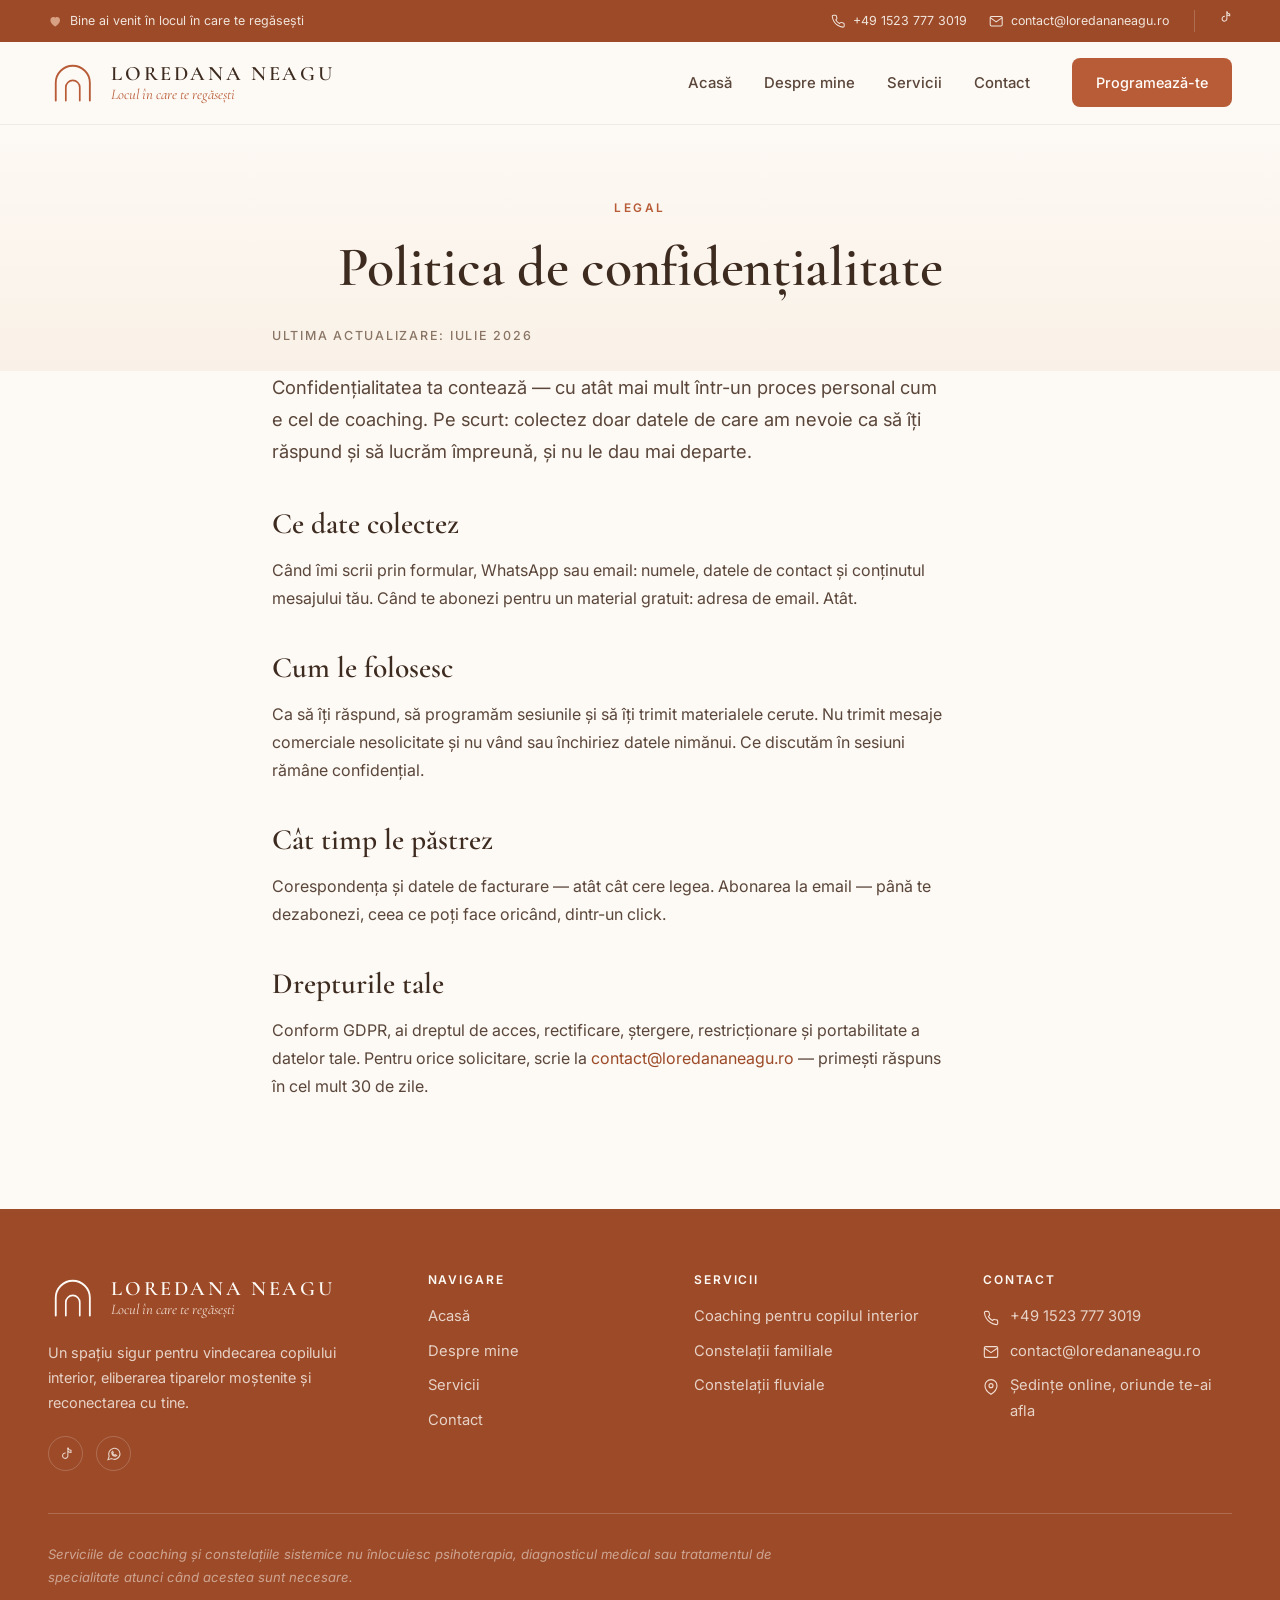
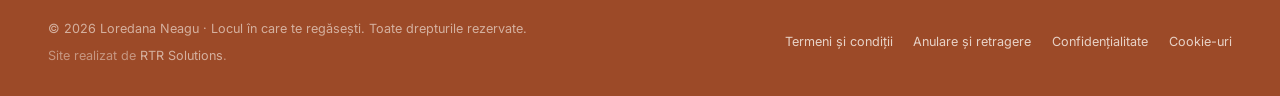
<file: confidentialitate/index.html>
<!DOCTYPE html><html lang="ro"> <head><meta charset="UTF-8"><meta name="viewport" content="width=device-width, initial-scale=1.0"><title>Politica de confidențialitate | Loredana Neagu</title><meta name="description" content="Cum sunt colectate, folosite și protejate datele personale pe site-ul Loredana Neagu."><link rel="icon" type="image/svg+xml" href="/favicon.svg"><link rel="canonical" href="https://loredananeagu.ro/confidentialitate"><meta property="og:type" content="website"><meta property="og:locale" content="ro_RO"><meta property="og:site_name" content="Loredana Neagu — Locul în care te regăsești"><meta property="og:title" content="Politica de confidențialitate | Loredana Neagu"><meta property="og:description" content="Cum sunt colectate, folosite și protejate datele personale pe site-ul Loredana Neagu."><meta property="og:url" content="https://loredananeagu.ro/confidentialitate"><meta property="og:image" content="https://loredananeagu.ro/assets/social/imagineSocial.jpg"><meta name="twitter:card" content="summary_large_image"><script type="application/ld+json">{"@context":"https://schema.org","@graph":[{"@type":"WebSite","@id":"https://loredananeagu.ro/#site","url":"https://loredananeagu.ro","name":"Loredana Neagu — Locul în care te regăsești","inLanguage":"ro-RO","publisher":{"@id":"https://loredananeagu.ro/#serviciu"}},{"@type":"ProfessionalService","@id":"https://loredananeagu.ro/#serviciu","name":"Loredana Neagu — Locul în care te regăsești","description":"Atelierul Sinelui — spațiul tău de reconectare și vindecare interioară. Coaching și constelații sistemice pentru vindecarea copilului interior, a tiparului de respingere și a fricii de abandon. Loredana Neagu — coach acreditat și constelator sistemic.","url":"https://loredananeagu.ro","image":"https://loredananeagu.ro/assets/social/imagineSocial.jpg","email":"contact@loredananeagu.ro","telephone":"+49 1523 777 3019","founder":{"@id":"https://loredananeagu.ro/#loredana"},"priceRange":"200–900 RON","areaServed":[{"@type":"Country","name":"România"},{"@type":"Country","name":"Republica Moldova"},{"@type":"Country","name":"Germania"}],"availableLanguage":{"@type":"Language","name":"Romanian","alternateName":"ro"},"sameAs":["https://www.tiktok.com/@didi.scump"]},{"@type":"Person","@id":"https://loredananeagu.ro/#loredana","name":"Loredana Neagu","jobTitle":"Coach acreditat și constelator sistemic","description":"Sunt coach acreditat, constelator sistemic cu obiecte și constelator fluvial. Povestea mea își are rădăcinile într-o rană profundă: absența tatălui din viața mea și provocările de a crește doar alături de mamă. Această lipsă m-a determinat să caut răspunsuri despre apartenență, valoare personală și locul pe care îl ocupăm în familie.","url":"https://loredananeagu.ro/despre","image":"https://loredananeagu.ro/assets/social/imagineSocial.jpg","email":"contact@loredananeagu.ro","telephone":"+49 1523 777 3019","knowsLanguage":["ro","de"],"knowsAbout":["Vindecarea copilului interior","Constelații familiale sistemice","Constelații fluviale","Coaching pentru dezvoltare personală"],"sameAs":["https://www.tiktok.com/@didi.scump"]}]}</script><link rel="preconnect" href="https://fonts.googleapis.com"><link rel="preconnect" href="https://fonts.gstatic.com" crossorigin><link href="https://fonts.googleapis.com/css2?family=Cormorant+Garamond:ital,wght@0,400;0,500;0,600;0,700;1,400;1,500;1,600&family=Inter:wght@400;500;600&display=swap" rel="stylesheet"><link rel="stylesheet" href="/_astro/coaching-copil-interior.CrFe-5-D.css"></head> <body> <div class="topbar"> <div class="container topbar-inner"> <span class="topbar-welcome"> <svg class viewBox="0 0 24 24" aria-hidden="true"><path d="M12 21s-8-4.9-8-10.6C4 6.9 6.5 5 9 5c1.7 0 2.6.8 3 1.4.4-.6 1.3-1.4 3-1.4 2.5 0 5 1.9 5 5.4C20 16.1 12 21 12 21z"></path></svg><!-- Beneficii --><!-- Servicii / călătorii --> <span>Bine ai venit în locul în care te regăsești</span> </span> <div class="topbar-right"> <div class="topbar-contact"> <a href="https://wa.me/4915237773019" target="_blank" rel="noopener"> <svg class viewBox="0 0 24 24" aria-hidden="true"><path d="M22 16.9v3a2 2 0 0 1-2.2 2 19.8 19.8 0 0 1-8.6-3.1 19.5 19.5 0 0 1-6-6A19.8 19.8 0 0 1 2.1 4.2 2 2 0 0 1 4.1 2h3a2 2 0 0 1 2 1.7c.1 1 .4 1.9.7 2.8a2 2 0 0 1-.5 2.1L8.1 9.9a16 16 0 0 0 6 6l1.3-1.3a2 2 0 0 1 2.1-.4c.9.3 1.8.6 2.8.7a2 2 0 0 1 1.7 2z"></path></svg><!-- Beneficii --><!-- Servicii / călătorii --><span>+49 1523 777 3019</span> </a> <a href="mailto:contact@loredananeagu.ro"> <svg class viewBox="0 0 24 24" aria-hidden="true"><rect x="2" y="4" width="20" height="16" rx="2"></rect><path d="m22 6-10 7L2 6"></path></svg><!-- Beneficii --><!-- Servicii / călătorii --><span>contact@loredananeagu.ro</span> </a> </div> <div class="topbar-social"> <a href="https://www.tiktok.com/@didi.scump" target="_blank" rel="noopener" aria-label="TikTok"> <svg class viewBox="0 0 24 24" aria-hidden="true"><path d="M14.8 2.5v12.1a4 4 0 1 1-3.4-3.95"></path><path d="M14.8 2.5c.5 2.4 2.3 3.9 4.7 4.1v3.1c-1.8 0-3.4-.6-4.7-1.6"></path></svg><!-- Beneficii --><!-- Servicii / călătorii --> </a> </div> </div> </div> </div> <header class="navbar" role="banner"> <div class="container nav-inner"> <a href="/" class="brand" aria-label="Loredana Neagu — Locul în care te regăsești"> <svg class="brand-mark" viewBox="0 0 64 64" fill="none" stroke="currentColor" stroke-linecap="round" aria-hidden="true"> <path d="M10 55V32a22 22 0 0 1 44 0v23" stroke-width="2.4"></path> <path d="M23 55V38a9 9 0 0 1 18 0v17" stroke-width="2.2"></path> </svg> <span class="brand-text"> <span class="brand-name">Loredana Neagu</span> <span class="brand-tag">Locul în care te regăsești</span> </span> </a> <nav class="nav-links" role="navigation" aria-label="Meniu principal"> <a href="/">Acasă</a><a href="/despre">Despre mine</a><a href="/servicii">Servicii</a><a href="/contact">Contact</a> <a href="https://wa.me/4915237773019" target="_blank" rel="noopener" class="nav-cta">Programează-te</a> </nav> <button class="nav-toggle" aria-label="Deschide meniul" aria-expanded="false"> <span></span><span></span><span></span> </button> </div> </header> <div class="nav-overlay"></div> <main>  <section class="page-hero" style="padding-bottom: 1.5rem;"> <div class="container-narrow"> <span class="eyebrow reveal">Legal</span> <h1 class="reveal">Politica de confidențialitate</h1> <div class="prose-meta reveal reveal-delay-1" style="margin-top: 1.6rem;"> <span>Ultima actualizare: iulie 2026</span> </div> </div> </section> <section style="padding-top: 0;"> <div class="container-narrow"> <div class="prose reveal"> <!-- TODO(real): textele legale finale se redactează la dezvoltare, cu datele operatorului --> <p>
Confidențialitatea ta contează — cu atât mai mult într-un proces personal cum
          e cel de coaching. Pe scurt: colectez doar datele de care am nevoie ca să îți
          răspund și să lucrăm împreună, și nu le dau mai departe.
</p> <h2>Ce date colectez</h2> <p>
Când îmi scrii prin formular, WhatsApp sau email: numele, datele de contact și
          conținutul mesajului tău. Când te abonezi pentru un material gratuit: adresa de
          email. Atât.
</p> <h2>Cum le folosesc</h2> <p>
Ca să îți răspund, să programăm sesiunile și să îți trimit materialele cerute.
          Nu trimit mesaje comerciale nesolicitate și nu vând sau închiriez datele
          nimănui. Ce discutăm în sesiuni rămâne confidențial.
</p> <h2>Cât timp le păstrez</h2> <p>
Corespondența și datele de facturare — atât cât cere legea. Abonarea la email —
          până te dezabonezi, ceea ce poți face oricând, dintr-un click.
</p> <h2>Drepturile tale</h2> <p>
Conform GDPR, ai dreptul de acces, rectificare, ștergere, restricționare și
          portabilitate a datelor tale. Pentru orice solicitare, scrie la
<a href="mailto:contact@loredananeagu.ro">contact@loredananeagu.ro</a> —
          primești răspuns în cel mult 30 de zile.
</p> </div> </div> </section>  </main> <footer class="footer"> <div class="container"> <div class="footer-grid"> <div class="footer-brand"> <a href="/" class="brand" aria-label="Loredana Neagu — Locul în care te regăsești"> <svg class="brand-mark" viewBox="0 0 64 64" fill="none" stroke="currentColor" stroke-linecap="round" aria-hidden="true"> <path d="M10 55V32a22 22 0 0 1 44 0v23" stroke-width="2.4"></path> <path d="M23 55V38a9 9 0 0 1 18 0v17" stroke-width="2.2"></path> </svg> <span class="brand-text"> <span class="brand-name">Loredana Neagu</span> <span class="brand-tag">Locul în care te regăsești</span> </span> </a> <p>Un spațiu sigur pentru vindecarea copilului interior, eliberarea tiparelor moștenite și reconectarea cu tine.</p> <div class="footer-social"> <a href="https://www.tiktok.com/@didi.scump" target="_blank" rel="noopener" aria-label="TikTok"> <svg class viewBox="0 0 24 24" aria-hidden="true"><path d="M14.8 2.5v12.1a4 4 0 1 1-3.4-3.95"></path><path d="M14.8 2.5c.5 2.4 2.3 3.9 4.7 4.1v3.1c-1.8 0-3.4-.6-4.7-1.6"></path></svg><!-- Beneficii --><!-- Servicii / călătorii --> </a> <a href="https://wa.me/4915237773019" target="_blank" rel="noopener" aria-label="WhatsApp"><svg class viewBox="0 0 24 24" aria-hidden="true"><path d="M21 11.5a8.5 8.5 0 0 1-12.6 7.4L3 20.5l1.7-5.2A8.5 8.5 0 1 1 21 11.5z"></path><path d="M8.6 9.2c0 3.5 2.6 6.1 6.1 6.1l1.3-1.3-2.2-1-.9.9c-1.3-.5-2.3-1.5-2.8-2.8l.9-.9-1-2.2-1.4 1.2z"></path></svg><!-- Beneficii --><!-- Servicii / călătorii --></a> </div> </div> <div class="footer-col"> <h4>Navigare</h4> <ul> <li><a href="/">Acasă</a></li> <li><a href="/despre">Despre mine</a></li> <li><a href="/servicii">Servicii</a></li> <li><a href="/contact">Contact</a></li> </ul> </div> <div class="footer-col"> <h4>Servicii</h4> <ul> <li><a href="/coaching-copil-interior">Coaching pentru copilul interior</a></li> <li><a href="/constelatii-familiale">Constelații familiale</a></li> <li><a href="/constelatii-fluviale">Constelații fluviale</a></li> </ul> </div> <div class="footer-col"> <h4>Contact</h4> <ul> <li class="footer-contact-line"> <svg class viewBox="0 0 24 24" aria-hidden="true"><path d="M22 16.9v3a2 2 0 0 1-2.2 2 19.8 19.8 0 0 1-8.6-3.1 19.5 19.5 0 0 1-6-6A19.8 19.8 0 0 1 2.1 4.2 2 2 0 0 1 4.1 2h3a2 2 0 0 1 2 1.7c.1 1 .4 1.9.7 2.8a2 2 0 0 1-.5 2.1L8.1 9.9a16 16 0 0 0 6 6l1.3-1.3a2 2 0 0 1 2.1-.4c.9.3 1.8.6 2.8.7a2 2 0 0 1 1.7 2z"></path></svg><!-- Beneficii --><!-- Servicii / călătorii --> <a href="https://wa.me/4915237773019" target="_blank" rel="noopener">+49 1523 777 3019</a> </li> <li class="footer-contact-line"> <svg class viewBox="0 0 24 24" aria-hidden="true"><rect x="2" y="4" width="20" height="16" rx="2"></rect><path d="m22 6-10 7L2 6"></path></svg><!-- Beneficii --><!-- Servicii / călătorii --> <a href="mailto:contact@loredananeagu.ro">contact@loredananeagu.ro</a> </li> <li class="footer-contact-line"> <svg class viewBox="0 0 24 24" aria-hidden="true"><path d="M21 10c0 7-9 13-9 13s-9-6-9-13a9 9 0 0 1 18 0z"></path><circle cx="12" cy="10" r="3"></circle></svg><!-- Beneficii --><!-- Servicii / călătorii --> <span>Ședințe online, oriunde te-ai afla</span> </li> </ul> </div> </div> <div class="footer-disclaimer">Serviciile de coaching și constelațiile sistemice nu înlocuiesc psihoterapia, diagnosticul medical sau tratamentul de specialitate atunci când acestea sunt necesare.</div> <div class="footer-bottom"> <span>
© 2026 Loredana Neagu · Locul în care te regăsești. Toate drepturile rezervate.
<span class="footer-credit">Site realizat de <a href="https://rtrsolutions.ro" target="_blank" rel="noopener">RTR Solutions</a>.</span> </span> <div class="footer-legal-links"> <a href="/termeni">Termeni și condiții</a> <a href="/anulare-si-retragere">Anulare și retragere</a> <a href="/confidentialitate">Confidențialitate</a> <a href="/cookies">Cookie-uri</a> </div> </div> </div> </footer> <button class="back-to-top" aria-label="Înapoi sus"> <svg viewBox="0 0 24 24"><polyline points="18 15 12 9 6 15"></polyline></svg> </button> <script type="module">const c=document.querySelector(".navbar"),p=document.querySelector(".back-to-top"),g=()=>{c?.classList.toggle("is-scrolled",window.scrollY>10),p?.classList.toggle("is-visible",window.scrollY>700)},r=document.querySelector(".nav-toggle"),a=document.querySelector(".nav-links"),d=document.querySelector(".nav-overlay"),u=()=>{r?.setAttribute("aria-expanded","false"),a?.classList.remove("is-open"),d?.classList.remove("is-open"),c?.classList.remove("menu-open"),document.body.style.overflow=""};r?.addEventListener("click",()=>{const e=r.getAttribute("aria-expanded")==="true";r.setAttribute("aria-expanded",String(!e)),a?.classList.toggle("is-open",!e),d?.classList.toggle("is-open",!e),c?.classList.toggle("menu-open",!e),document.body.style.overflow=e?"":"hidden"});d?.addEventListener("click",u);a?.querySelectorAll("a").forEach(e=>e.addEventListener("click",u));document.addEventListener("keydown",e=>{e.key==="Escape"&&u()});let i=null;const y=window.matchMedia("(pointer: fine)").matches&&!window.matchMedia("(prefers-reduced-motion: reduce)").matches;if(y){let n=window.scrollY,t=window.scrollY,l=null,s=!1;const h=()=>document.documentElement.scrollHeight-window.innerHeight,w=o=>Math.max(0,Math.min(o,h())),v=()=>{const o=n-t;if(Math.abs(o)<.4){t=n,window.scrollTo(0,t),s=!1,l=null;return}t+=o*.14,window.scrollTo(0,t),l=requestAnimationFrame(v)},m=()=>{s||(t=window.scrollY,s=!0),l===null&&(l=requestAnimationFrame(v))};window.addEventListener("wheel",o=>{if(o.ctrlKey||document.body.style.overflow==="hidden")return;o.preventDefault(),s||(t=window.scrollY,n=t);const b=o.deltaMode===1?o.deltaY*16:o.deltaY;n=w(n+b),m()},{passive:!1}),window.addEventListener("scroll",()=>{s||(t=window.scrollY,n=t)},{passive:!0}),i=o=>{n=w(o),m()}}p?.addEventListener("click",()=>{i?i(0):window.scrollTo({top:0,behavior:"smooth"})});window.addEventListener("scroll",g,{passive:!0});g();const f=document.querySelectorAll(".reveal, .reveal-img");if("IntersectionObserver"in window){const e=new IntersectionObserver(n=>{for(const t of n)t.isIntersecting&&(t.target.classList.add("is-visible"),e.unobserve(t.target))},{threshold:.1,rootMargin:"0px 0px -40px 0px"});f.forEach(n=>e.observe(n))}else f.forEach(e=>e.classList.add("is-visible"));</script> </body> </html>
</file>
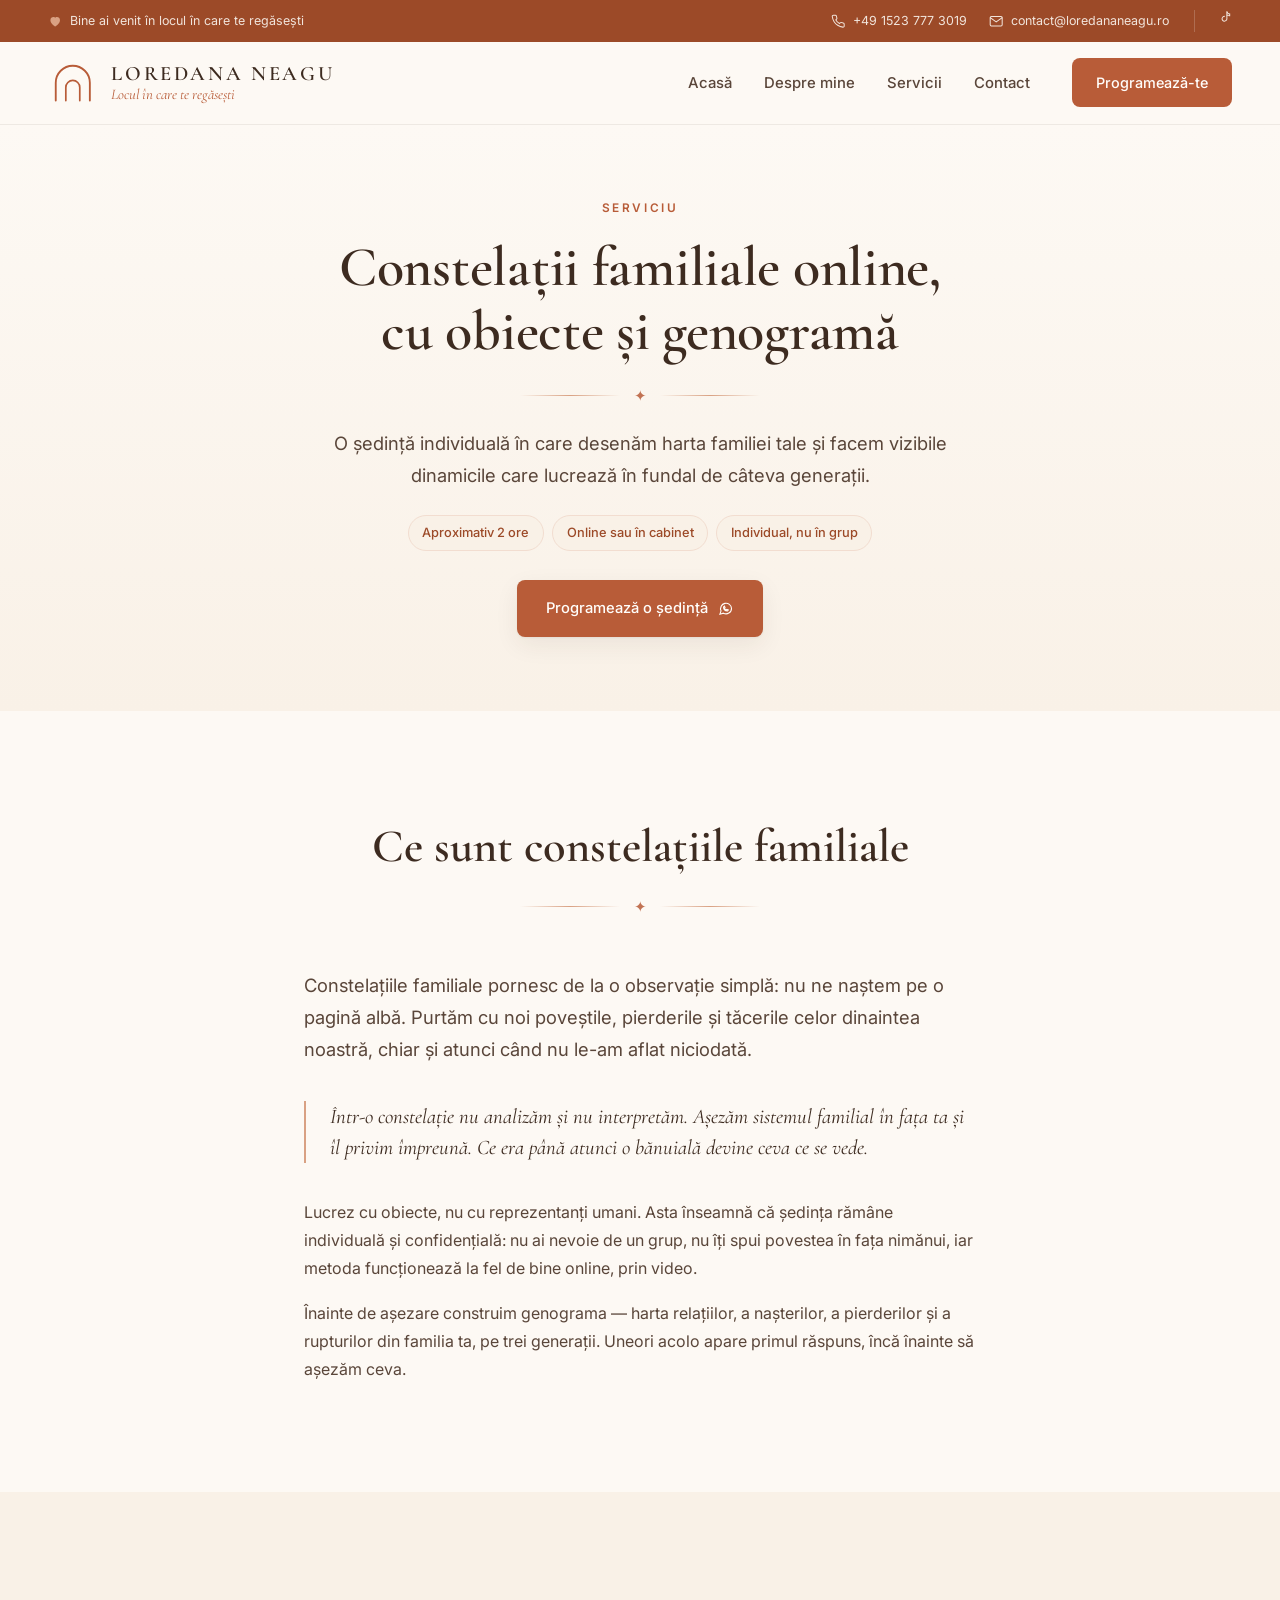
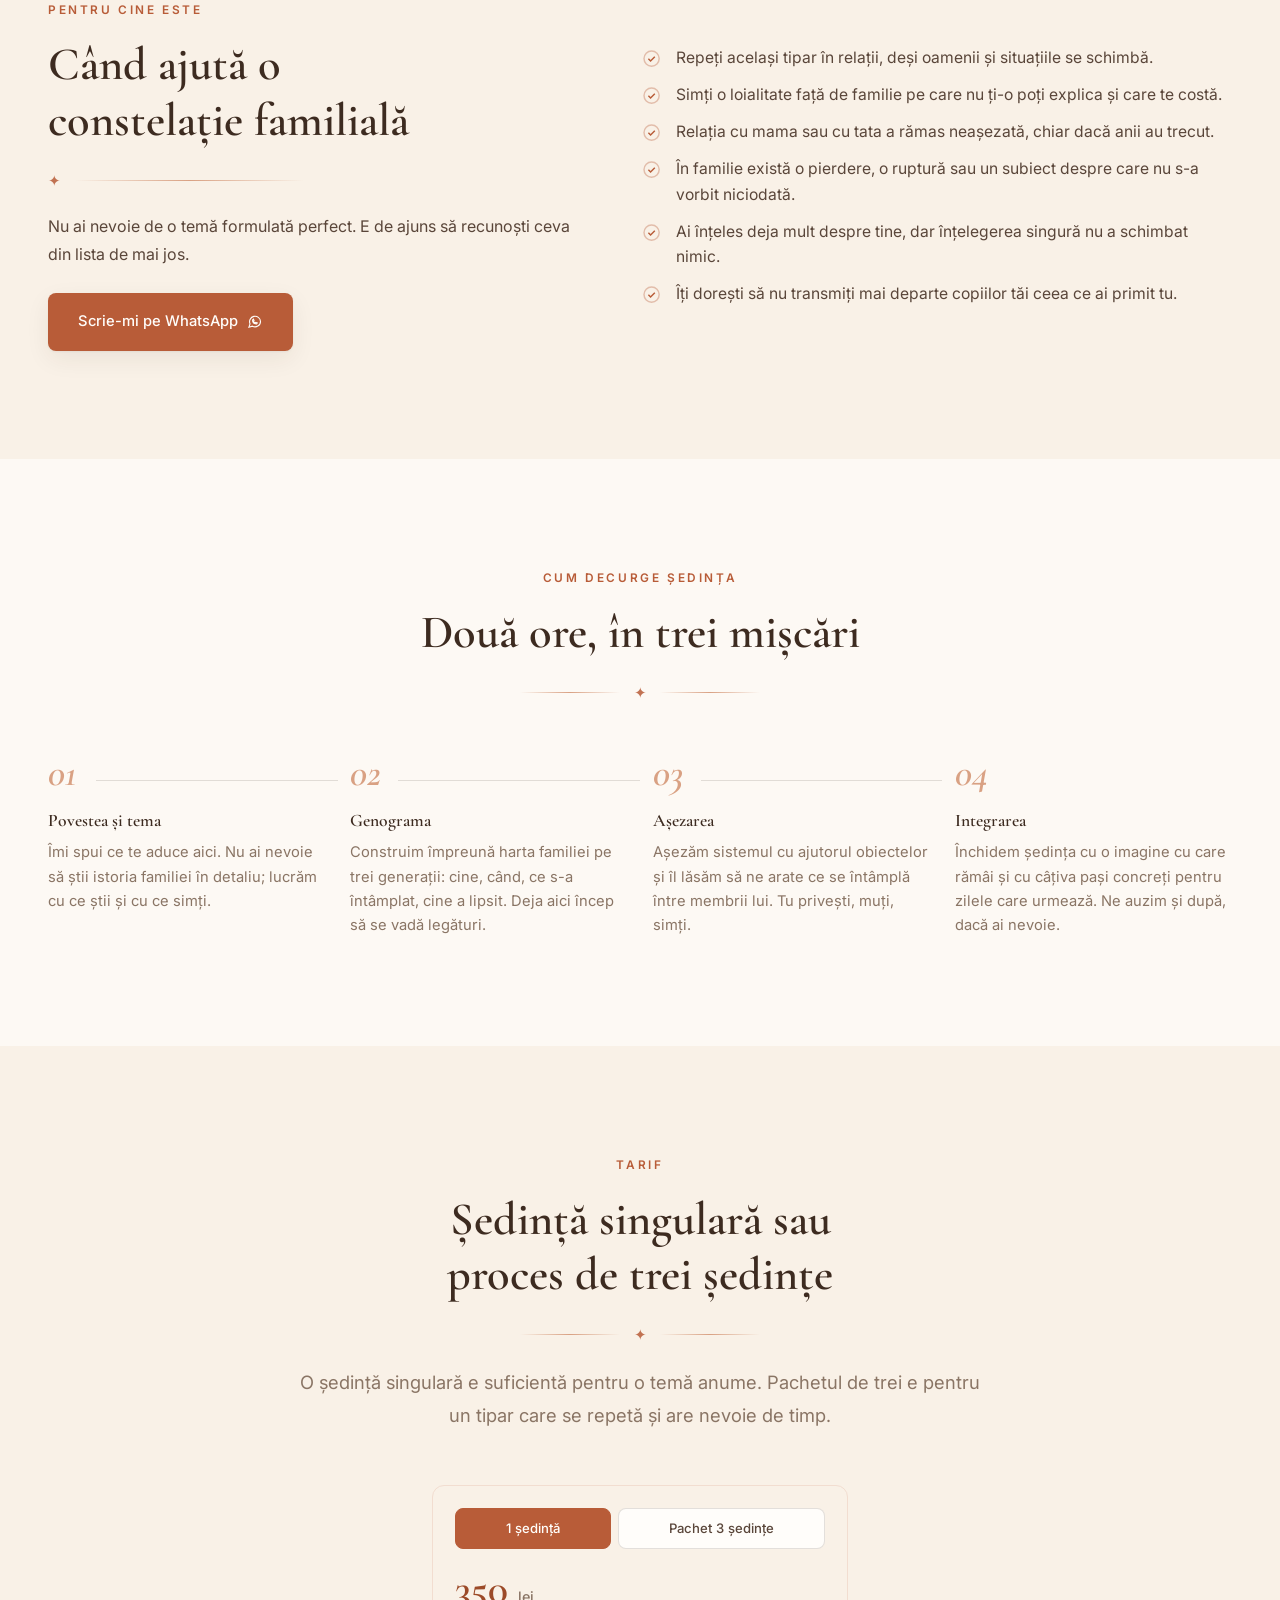
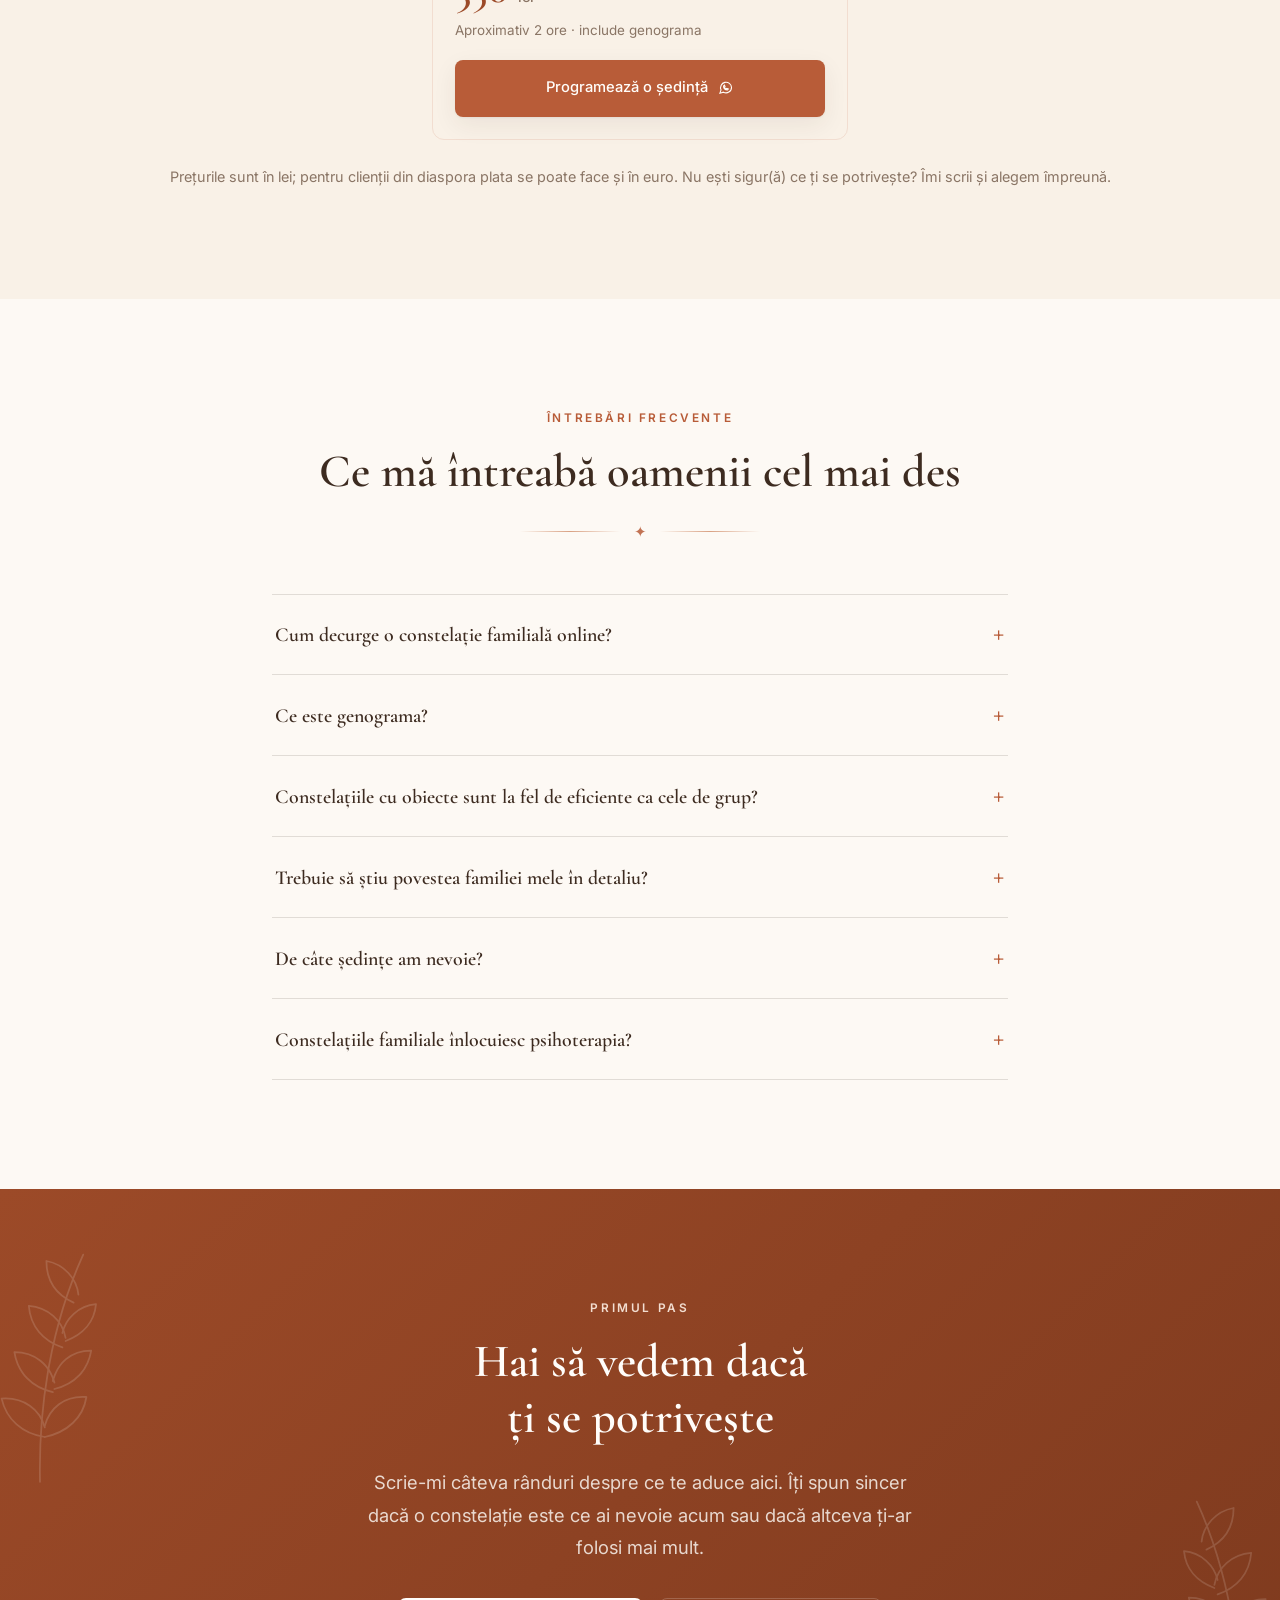
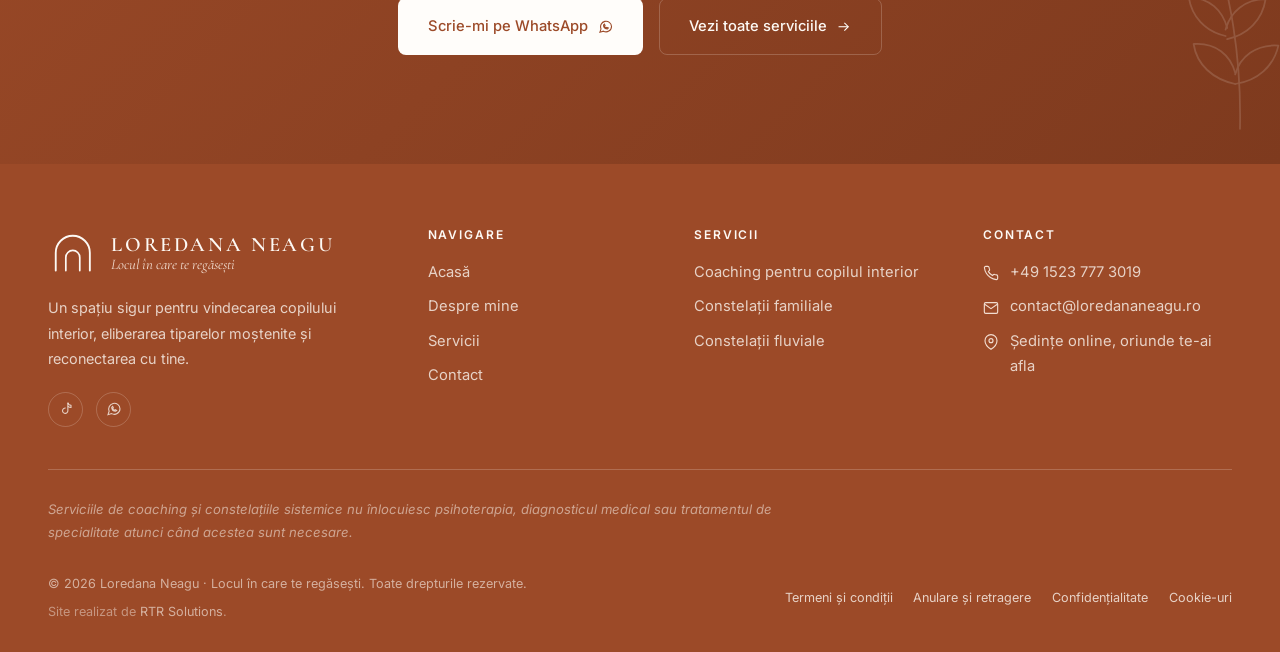
<file: constelatii-familiale/index.html>
<!DOCTYPE html><html lang="ro"> <head><meta charset="UTF-8"><meta name="viewport" content="width=device-width, initial-scale=1.0"><title>Constelații familiale online, cu obiecte și genogramă | Loredana Neagu</title><meta name="description" content="Ședințe individuale de constelații familiale online, cu obiecte și genogramă. Vezi tiparele care se repetă în familia ta și așezi relația cu mama și cu tata. Aproximativ 2 ore, 350 lei."><link rel="icon" type="image/svg+xml" href="/favicon.svg"><link rel="canonical" href="https://loredananeagu.ro/constelatii-familiale"><meta property="og:type" content="website"><meta property="og:locale" content="ro_RO"><meta property="og:site_name" content="Loredana Neagu — Locul în care te regăsești"><meta property="og:title" content="Constelații familiale online, cu obiecte și genogramă | Loredana Neagu"><meta property="og:description" content="Ședințe individuale de constelații familiale online, cu obiecte și genogramă. Vezi tiparele care se repetă în familia ta și așezi relația cu mama și cu tata. Aproximativ 2 ore, 350 lei."><meta property="og:url" content="https://loredananeagu.ro/constelatii-familiale"><meta property="og:image" content="https://loredananeagu.ro/assets/social/imagineSocial.jpg"><meta name="twitter:card" content="summary_large_image"><script type="application/ld+json">{"@context":"https://schema.org","@graph":[{"@type":"WebSite","@id":"https://loredananeagu.ro/#site","url":"https://loredananeagu.ro","name":"Loredana Neagu — Locul în care te regăsești","inLanguage":"ro-RO","publisher":{"@id":"https://loredananeagu.ro/#serviciu"}},{"@type":"ProfessionalService","@id":"https://loredananeagu.ro/#serviciu","name":"Loredana Neagu — Locul în care te regăsești","description":"Atelierul Sinelui — spațiul tău de reconectare și vindecare interioară. Coaching și constelații sistemice pentru vindecarea copilului interior, a tiparului de respingere și a fricii de abandon. Loredana Neagu — coach acreditat și constelator sistemic.","url":"https://loredananeagu.ro","image":"https://loredananeagu.ro/assets/social/imagineSocial.jpg","email":"contact@loredananeagu.ro","telephone":"+49 1523 777 3019","founder":{"@id":"https://loredananeagu.ro/#loredana"},"priceRange":"200–900 RON","areaServed":[{"@type":"Country","name":"România"},{"@type":"Country","name":"Republica Moldova"},{"@type":"Country","name":"Germania"}],"availableLanguage":{"@type":"Language","name":"Romanian","alternateName":"ro"},"sameAs":["https://www.tiktok.com/@didi.scump"]},{"@type":"Person","@id":"https://loredananeagu.ro/#loredana","name":"Loredana Neagu","jobTitle":"Coach acreditat și constelator sistemic","description":"Sunt coach acreditat, constelator sistemic cu obiecte și constelator fluvial. Povestea mea își are rădăcinile într-o rană profundă: absența tatălui din viața mea și provocările de a crește doar alături de mamă. Această lipsă m-a determinat să caut răspunsuri despre apartenență, valoare personală și locul pe care îl ocupăm în familie.","url":"https://loredananeagu.ro/despre","image":"https://loredananeagu.ro/assets/social/imagineSocial.jpg","email":"contact@loredananeagu.ro","telephone":"+49 1523 777 3019","knowsLanguage":["ro","de"],"knowsAbout":["Vindecarea copilului interior","Constelații familiale sistemice","Constelații fluviale","Coaching pentru dezvoltare personală"],"sameAs":["https://www.tiktok.com/@didi.scump"]},{"@type":"Service","@id":"https://loredananeagu.ro/constelatii-familiale#serviciu","name":"Constelații familiale online, cu obiecte și genogramă","description":"Ședințe individuale de constelații familiale online, cu obiecte și genogramă. Vezi tiparele care se repetă în familia ta și așezi relația cu mama și cu tata. Aproximativ 2 ore, 350 lei.","serviceType":"Constelații familiale online, cu obiecte și genogramă","provider":{"@id":"https://loredananeagu.ro/#serviciu"},"url":"https://loredananeagu.ro/constelatii-familiale","areaServed":{"@type":"Country","name":"România"},"availableChannel":{"@type":"ServiceChannel","serviceUrl":"https://wa.me/4915237773019","availableLanguage":{"@type":"Language","name":"Romanian"}},"offers":[{"@type":"Offer","name":"Constelații familiale online, cu obiecte și genogramă — 1 ședință","price":"350","priceCurrency":"RON","availability":"https://schema.org/InStock","url":"https://loredananeagu.ro/constelatii-familiale"},{"@type":"Offer","name":"Constelații familiale online, cu obiecte și genogramă — Pachet 3 ședințe","price":"900","priceCurrency":"RON","availability":"https://schema.org/InStock","url":"https://loredananeagu.ro/constelatii-familiale"}]},{"@type":"FAQPage","@id":"https://loredananeagu.ro/constelatii-familiale#intrebari","mainEntity":[{"@type":"Question","name":"Cum decurge o constelație familială online?","acceptedAnswer":{"@type":"Answer","text":"La fel ca în cabinet. Ne vedem pe video, îmi spui tema, construim genograma pe ecran, iar apoi eu așez sistemul cu obiecte și îl urmărim împreună. Ai nevoie doar de o conexiune stabilă și de un loc în care să nu fii întrerupt(ă) vreme de două ore."}},{"@type":"Question","name":"Ce este genograma?","acceptedAnswer":{"@type":"Answer","text":"Este harta familiei tale pe trei generații: cine face parte din ea, ce evenimente importante s-au petrecut, cine a plecat devreme, cine nu a fost pomenit. O construim împreună, la începutul ședinței, și rămâne a ta."}},{"@type":"Question","name":"Constelațiile cu obiecte sunt la fel de eficiente ca cele de grup?","acceptedAnswer":{"@type":"Answer","text":"Da, iar pentru multe persoane sunt mai potrivite. Lucrul cu obiecte păstrează intimitatea, nu depinde de disponibilitatea unui grup și îți dă timp să stai cu ce apare, fără să te grăbești."}},{"@type":"Question","name":"Trebuie să știu povestea familiei mele în detaliu?","acceptedAnswer":{"@type":"Answer","text":"Nu. Mulți oameni vin exact pentru că nu știu. Lucrăm cu ce ai: nume, câteva date, o senzație, o tăcere. Lipsa informației este ea însăși o informație."}},{"@type":"Question","name":"De câte ședințe am nevoie?","acceptedAnswer":{"@type":"Answer","text":"Depinde de temă. Uneori o singură ședință așază lucrurile. Când e vorba de un tipar vechi, care se repetă, un proces de trei ședințe lasă timp pentru așezare și integrare."}},{"@type":"Question","name":"Constelațiile familiale înlocuiesc psihoterapia?","acceptedAnswer":{"@type":"Answer","text":"Nu. Coachingul și constelațiile sistemice nu înlocuiesc psihoterapia, diagnosticul medical sau tratamentul de specialitate atunci când acestea sunt necesare — dar pot merge foarte bine în paralel."}}]},{"@type":"BreadcrumbList","itemListElement":[{"@type":"ListItem","position":1,"name":"Acasă","item":"https://loredananeagu.ro"},{"@type":"ListItem","position":2,"name":"Servicii","item":"https://loredananeagu.ro/servicii"},{"@type":"ListItem","position":3,"name":"Constelații familiale online, cu obiecte și genogramă","item":"https://loredananeagu.ro/constelatii-familiale"}]}]}</script><link rel="preconnect" href="https://fonts.googleapis.com"><link rel="preconnect" href="https://fonts.gstatic.com" crossorigin><link href="https://fonts.googleapis.com/css2?family=Cormorant+Garamond:ital,wght@0,400;0,500;0,600;0,700;1,400;1,500;1,600&family=Inter:wght@400;500;600&display=swap" rel="stylesheet"><link rel="stylesheet" href="/_astro/coaching-copil-interior.CrFe-5-D.css"></head> <body> <div class="topbar"> <div class="container topbar-inner"> <span class="topbar-welcome"> <svg class viewBox="0 0 24 24" aria-hidden="true"><path d="M12 21s-8-4.9-8-10.6C4 6.9 6.5 5 9 5c1.7 0 2.6.8 3 1.4.4-.6 1.3-1.4 3-1.4 2.5 0 5 1.9 5 5.4C20 16.1 12 21 12 21z"></path></svg><!-- Beneficii --><!-- Servicii / călătorii --> <span>Bine ai venit în locul în care te regăsești</span> </span> <div class="topbar-right"> <div class="topbar-contact"> <a href="https://wa.me/4915237773019" target="_blank" rel="noopener"> <svg class viewBox="0 0 24 24" aria-hidden="true"><path d="M22 16.9v3a2 2 0 0 1-2.2 2 19.8 19.8 0 0 1-8.6-3.1 19.5 19.5 0 0 1-6-6A19.8 19.8 0 0 1 2.1 4.2 2 2 0 0 1 4.1 2h3a2 2 0 0 1 2 1.7c.1 1 .4 1.9.7 2.8a2 2 0 0 1-.5 2.1L8.1 9.9a16 16 0 0 0 6 6l1.3-1.3a2 2 0 0 1 2.1-.4c.9.3 1.8.6 2.8.7a2 2 0 0 1 1.7 2z"></path></svg><!-- Beneficii --><!-- Servicii / călătorii --><span>+49 1523 777 3019</span> </a> <a href="mailto:contact@loredananeagu.ro"> <svg class viewBox="0 0 24 24" aria-hidden="true"><rect x="2" y="4" width="20" height="16" rx="2"></rect><path d="m22 6-10 7L2 6"></path></svg><!-- Beneficii --><!-- Servicii / călătorii --><span>contact@loredananeagu.ro</span> </a> </div> <div class="topbar-social"> <a href="https://www.tiktok.com/@didi.scump" target="_blank" rel="noopener" aria-label="TikTok"> <svg class viewBox="0 0 24 24" aria-hidden="true"><path d="M14.8 2.5v12.1a4 4 0 1 1-3.4-3.95"></path><path d="M14.8 2.5c.5 2.4 2.3 3.9 4.7 4.1v3.1c-1.8 0-3.4-.6-4.7-1.6"></path></svg><!-- Beneficii --><!-- Servicii / călătorii --> </a> </div> </div> </div> </div> <header class="navbar" role="banner"> <div class="container nav-inner"> <a href="/" class="brand" aria-label="Loredana Neagu — Locul în care te regăsești"> <svg class="brand-mark" viewBox="0 0 64 64" fill="none" stroke="currentColor" stroke-linecap="round" aria-hidden="true"> <path d="M10 55V32a22 22 0 0 1 44 0v23" stroke-width="2.4"></path> <path d="M23 55V38a9 9 0 0 1 18 0v17" stroke-width="2.2"></path> </svg> <span class="brand-text"> <span class="brand-name">Loredana Neagu</span> <span class="brand-tag">Locul în care te regăsești</span> </span> </a> <nav class="nav-links" role="navigation" aria-label="Meniu principal"> <a href="/">Acasă</a><a href="/despre">Despre mine</a><a href="/servicii">Servicii</a><a href="/contact">Contact</a> <a href="https://wa.me/4915237773019" target="_blank" rel="noopener" class="nav-cta">Programează-te</a> </nav> <button class="nav-toggle" aria-label="Deschide meniul" aria-expanded="false"> <span></span><span></span><span></span> </button> </div> </header> <div class="nav-overlay"></div> <main>   <section class="page-hero"> <div class="container"> <span class="eyebrow reveal">Serviciu</span> <h1 class="reveal">Constelații familiale online, cu obiecte și genogramă</h1> <div class="ornament ornament-center reveal reveal-delay-1"><span>✦</span></div> <p class="lead reveal reveal-delay-1">O ședință individuală în care desenăm harta familiei tale și facem vizibile dinamicile care lucrează în fundal de câteva generații.</p> <ul class="offer-meta hero-meta reveal reveal-delay-2"> <li>Aproximativ 2 ore</li><li>Online sau în cabinet</li><li>Individual, nu în grup</li> </ul> <div class="head-cta reveal reveal-delay-2"> <a href="https://wa.me/4915237773019?text=Bun%C4%83%20ziua!%20A%C8%99%20dori%20s%C4%83%20programez%20o%20%C8%99edin%C8%9B%C4%83." target="_blank" rel="noopener" class="btn btn-primary">
Programează o ședință <svg class viewBox="0 0 24 24" aria-hidden="true"><path d="M21 11.5a8.5 8.5 0 0 1-12.6 7.4L3 20.5l1.7-5.2A8.5 8.5 0 1 1 21 11.5z"></path><path d="M8.6 9.2c0 3.5 2.6 6.1 6.1 6.1l1.3-1.3-2.2-1-.9.9c-1.3-.5-2.3-1.5-2.8-2.8l.9-.9-1-2.2-1.4 1.2z"></path></svg><!-- Beneficii --><!-- Servicii / călătorii --> </a> </div> </div> </section>  <section> <div class="container-narrow"> <div class="section-head reveal"> <h2>Ce sunt constelațiile familiale</h2> <div class="ornament ornament-center"><span>✦</span></div> </div> <div class="prose reveal reveal-delay-1" style="margin-inline: auto;"> <p>Constelațiile familiale pornesc de la o observație simplă: nu ne naștem pe o pagină albă. Purtăm cu noi poveștile, pierderile și tăcerile celor dinaintea noastră, chiar și atunci când nu le-am aflat niciodată.</p><p class="pull">Într-o constelație nu analizăm și nu interpretăm. Așezăm sistemul familial în fața ta și îl privim împreună. Ce era până atunci o bănuială devine ceva ce se vede.</p><p>Lucrez cu obiecte, nu cu reprezentanți umani. Asta înseamnă că ședința rămâne individuală și confidențială: nu ai nevoie de un grup, nu îți spui povestea în fața nimănui, iar metoda funcționează la fel de bine online, prin video.</p><p>Înainte de așezare construim genograma — harta relațiilor, a nașterilor, a pierderilor și a rupturilor din familia ta, pe trei generații. Uneori acolo apare primul răspuns, încă înainte să așezăm ceva.</p> </div> </div> </section>  <section class="section-warm"> <div class="container"> <div class="forwho-grid"> <div class="reveal"> <span class="eyebrow">Pentru cine este</span> <h2>Când ajută o constelație familială</h2> <div class="ornament ornament-left"><span>✦</span></div> <p>Nu ai nevoie de o temă formulată perfect. E de ajuns să recunoști ceva din lista de mai jos.</p> <a href="https://wa.me/4915237773019?text=Bun%C4%83%20ziua!%20A%C8%99%20dori%20s%C4%83%20programez%20o%20%C8%99edin%C8%9B%C4%83." target="_blank" rel="noopener" class="btn btn-primary" style="margin-top: 1.6rem;">
Scrie-mi pe WhatsApp <svg class viewBox="0 0 24 24" aria-hidden="true"><path d="M21 11.5a8.5 8.5 0 0 1-12.6 7.4L3 20.5l1.7-5.2A8.5 8.5 0 1 1 21 11.5z"></path><path d="M8.6 9.2c0 3.5 2.6 6.1 6.1 6.1l1.3-1.3-2.2-1-.9.9c-1.3-.5-2.3-1.5-2.8-2.8l.9-.9-1-2.2-1.4 1.2z"></path></svg><!-- Beneficii --><!-- Servicii / călătorii --> </a> </div> <ul class="check-list reveal reveal-delay-1"> <li><svg class viewBox="0 0 24 24" aria-hidden="true"><circle cx="12" cy="12" r="9.5" opacity=".35"></circle><path d="m8 12.2 2.7 2.7L16 9.6"></path></svg><!-- Beneficii --><!-- Servicii / călătorii --><span>Repeți același tipar în relații, deși oamenii și situațiile se schimbă.</span></li><li><svg class viewBox="0 0 24 24" aria-hidden="true"><circle cx="12" cy="12" r="9.5" opacity=".35"></circle><path d="m8 12.2 2.7 2.7L16 9.6"></path></svg><!-- Beneficii --><!-- Servicii / călătorii --><span>Simți o loialitate față de familie pe care nu ți-o poți explica și care te costă.</span></li><li><svg class viewBox="0 0 24 24" aria-hidden="true"><circle cx="12" cy="12" r="9.5" opacity=".35"></circle><path d="m8 12.2 2.7 2.7L16 9.6"></path></svg><!-- Beneficii --><!-- Servicii / călătorii --><span>Relația cu mama sau cu tata a rămas neașezată, chiar dacă anii au trecut.</span></li><li><svg class viewBox="0 0 24 24" aria-hidden="true"><circle cx="12" cy="12" r="9.5" opacity=".35"></circle><path d="m8 12.2 2.7 2.7L16 9.6"></path></svg><!-- Beneficii --><!-- Servicii / călătorii --><span>În familie există o pierdere, o ruptură sau un subiect despre care nu s-a vorbit niciodată.</span></li><li><svg class viewBox="0 0 24 24" aria-hidden="true"><circle cx="12" cy="12" r="9.5" opacity=".35"></circle><path d="m8 12.2 2.7 2.7L16 9.6"></path></svg><!-- Beneficii --><!-- Servicii / călătorii --><span>Ai înțeles deja mult despre tine, dar înțelegerea singură nu a schimbat nimic.</span></li><li><svg class viewBox="0 0 24 24" aria-hidden="true"><circle cx="12" cy="12" r="9.5" opacity=".35"></circle><path d="m8 12.2 2.7 2.7L16 9.6"></path></svg><!-- Beneficii --><!-- Servicii / călătorii --><span>Îți dorești să nu transmiți mai departe copiilor tăi ceea ce ai primit tu.</span></li> </ul> </div> </div> </section>  <section> <div class="container"> <div class="section-head reveal"> <span class="eyebrow">Cum decurge ședința</span> <h2>Două ore, în trei mișcări</h2> <div class="ornament ornament-center"><span>✦</span></div> </div> <div class="steps-grid"> <div class="step reveal"> <h3>Povestea și tema</h3> <p>Îmi spui ce te aduce aici. Nu ai nevoie să știi istoria familiei în detaliu; lucrăm cu ce știi și cu ce simți.</p> </div><div class="step reveal reveal-delay-1"> <h3>Genograma</h3> <p>Construim împreună harta familiei pe trei generații: cine, când, ce s-a întâmplat, cine a lipsit. Deja aici încep să se vadă legături.</p> </div><div class="step reveal reveal-delay-2"> <h3>Așezarea</h3> <p>Așezăm sistemul cu ajutorul obiectelor și îl lăsăm să ne arate ce se întâmplă între membrii lui. Tu privești, muți, simți.</p> </div><div class="step reveal reveal-delay-3"> <h3>Integrarea</h3> <p>Închidem ședința cu o imagine cu care rămâi și cu câțiva pași concreți pentru zilele care urmează. Ne auzim și după, dacă ai nevoie.</p> </div> </div> </div> </section>  <section class="section-warm" id="tarif"> <div class="container"> <div class="section-head reveal"> <span class="eyebrow">Tarif</span> <h2>Ședință singulară sau proces de trei ședințe</h2> <div class="ornament ornament-center"><span>✦</span></div> <p>O ședință singulară e suficientă pentru o temă anume. Pachetul de trei e pentru un tipar care se repetă și are nevoie de timp.</p> </div> <div class="plan-box reveal reveal-delay-1"> <fieldset class="offer-plan"> <legend class="visually-hidden">Alege formatul</legend> <input type="radio" class="plan-radio p1" name="plan-serviciu" id="plan-serviciu-0" checked><input type="radio" class="plan-radio p2" name="plan-serviciu" id="plan-serviciu-1"><div class="plan-tabs"> <label class="plan-tab l1" for="plan-serviciu-0">1 ședință</label><label class="plan-tab l2" for="plan-serviciu-1">Pachet 3 ședințe</label> </div>  <div class="plan-panel pp1"> <p class="plan-price">350 <span>lei</span></p> <p class="plan-note">Aproximativ 2 ore · include genograma</p> <a href="https://wa.me/4915237773019?text=Bun%C4%83%20ziua!%20A%C8%99%20dori%20s%C4%83%20programez%20o%20%C8%99edin%C8%9B%C4%83%20de%20constela%C8%9Bii%20familiale%20cu%20obiecte%20%C8%99i%20genogram%C4%83." target="_blank" rel="noopener" class="btn btn-primary"> Programează o ședință <svg class viewBox="0 0 24 24" aria-hidden="true"><path d="M21 11.5a8.5 8.5 0 0 1-12.6 7.4L3 20.5l1.7-5.2A8.5 8.5 0 1 1 21 11.5z"></path><path d="M8.6 9.2c0 3.5 2.6 6.1 6.1 6.1l1.3-1.3-2.2-1-.9.9c-1.3-.5-2.3-1.5-2.8-2.8l.9-.9-1-2.2-1.4 1.2z"></path></svg><!-- Beneficii --><!-- Servicii / călătorii --> </a> </div><div class="plan-panel pp2"> <p class="plan-price">900 <span>lei</span></p> <p class="plan-note">3 ședințe · 300 lei/ședință · cu 150 lei mai puțin decât separat</p> <a href="https://wa.me/4915237773019?text=Bun%C4%83%20ziua!%20A%C8%99%20dori%20s%C4%83%20programez%20pachetul%20de%203%20%C8%99edin%C8%9Be%20de%20constela%C8%9Bii%20familiale%20cu%20obiecte%20%C8%99i%20genogram%C4%83." target="_blank" rel="noopener" class="btn btn-primary"> Programează pachetul <svg class viewBox="0 0 24 24" aria-hidden="true"><path d="M21 11.5a8.5 8.5 0 0 1-12.6 7.4L3 20.5l1.7-5.2A8.5 8.5 0 1 1 21 11.5z"></path><path d="M8.6 9.2c0 3.5 2.6 6.1 6.1 6.1l1.3-1.3-2.2-1-.9.9c-1.3-.5-2.3-1.5-2.8-2.8l.9-.9-1-2.2-1.4 1.2z"></path></svg><!-- Beneficii --><!-- Servicii / călătorii --> </a> </div> </fieldset> </div> <p class="price-note reveal">Prețurile sunt în lei; pentru clienții din diaspora plata se poate face și în euro. Nu ești sigur(ă) ce ți se potrivește? Îmi scrii și alegem împreună.</p> </div> </section> <section> <div class="container-narrow"> <div class="section-head reveal"> <span class="eyebrow">Întrebări frecvente</span> <h2>Ce mă întreabă oamenii cel mai des</h2> <div class="ornament ornament-center"><span>✦</span></div> </div> <div class="faq-list reveal reveal-delay-1"> <details class="faq-item"> <summary>Cum decurge o constelație familială online?</summary> <p>La fel ca în cabinet. Ne vedem pe video, îmi spui tema, construim genograma pe ecran, iar apoi eu așez sistemul cu obiecte și îl urmărim împreună. Ai nevoie doar de o conexiune stabilă și de un loc în care să nu fii întrerupt(ă) vreme de două ore.</p> </details><details class="faq-item"> <summary>Ce este genograma?</summary> <p>Este harta familiei tale pe trei generații: cine face parte din ea, ce evenimente importante s-au petrecut, cine a plecat devreme, cine nu a fost pomenit. O construim împreună, la începutul ședinței, și rămâne a ta.</p> </details><details class="faq-item"> <summary>Constelațiile cu obiecte sunt la fel de eficiente ca cele de grup?</summary> <p>Da, iar pentru multe persoane sunt mai potrivite. Lucrul cu obiecte păstrează intimitatea, nu depinde de disponibilitatea unui grup și îți dă timp să stai cu ce apare, fără să te grăbești.</p> </details><details class="faq-item"> <summary>Trebuie să știu povestea familiei mele în detaliu?</summary> <p>Nu. Mulți oameni vin exact pentru că nu știu. Lucrăm cu ce ai: nume, câteva date, o senzație, o tăcere. Lipsa informației este ea însăși o informație.</p> </details><details class="faq-item"> <summary>De câte ședințe am nevoie?</summary> <p>Depinde de temă. Uneori o singură ședință așază lucrurile. Când e vorba de un tipar vechi, care se repetă, un proces de trei ședințe lasă timp pentru așezare și integrare.</p> </details><details class="faq-item"> <summary>Constelațiile familiale înlocuiesc psihoterapia?</summary> <p>Nu. Coachingul și constelațiile sistemice nu înlocuiesc psihoterapia, diagnosticul medical sau tratamentul de specialitate atunci când acestea sunt necesare — dar pot merge foarte bine în paralel.</p> </details> </div> </div> </section>  <section class="cta-final"> <span class="leaf-decor leaf-tl" aria-hidden="true"> <svg viewBox="0 0 110 170" fill="none" stroke="currentColor" stroke-width="1.1" stroke-linecap="round" stroke-linejoin="round"> <path d="M55 168C56 120 48 70 28 26"></path> <path d="M52 140c14-2 24-11 27-24-14-1-24 7-27 18"></path> <path d="M47 112c13-3 22-12 24-25-13 0-22 8-25 19"></path> <path d="M41 84c12-4 20-13 21-26-12 1-21 9-23 20"></path> <path d="M34 56c11-5 17-14 17-26-11 2-19 11-20 21"></path> <path d="M52 140c-14-3-24-12-26-25 14-1 23 7 26 18"></path> <path d="M46 110c-13-3-21-12-23-24 13 0 21 8 24 19"></path> <path d="M39 80c-11-4-18-12-19-23 11 1 19 9 21 18"></path> </svg> </span> <span class="leaf-decor leaf-br" aria-hidden="true"> <svg viewBox="0 0 110 170" fill="none" stroke="currentColor" stroke-width="1.1" stroke-linecap="round" stroke-linejoin="round"> <path d="M55 168C56 120 48 70 28 26"></path> <path d="M52 140c14-2 24-11 27-24-14-1-24 7-27 18"></path> <path d="M47 112c13-3 22-12 24-25-13 0-22 8-25 19"></path> <path d="M41 84c12-4 20-13 21-26-12 1-21 9-23 20"></path> <path d="M34 56c11-5 17-14 17-26-11 2-19 11-20 21"></path> <path d="M52 140c-14-3-24-12-26-25 14-1 23 7 26 18"></path> <path d="M46 110c-13-3-21-12-23-24 13 0 21 8 24 19"></path> <path d="M39 80c-11-4-18-12-19-23 11 1 19 9 21 18"></path> </svg> </span> <div class="container"> <span class="eyebrow reveal">Primul pas</span> <h2 class="reveal">Hai să vedem dacă ți se potrivește</h2> <p class="reveal reveal-delay-1">Scrie-mi câteva rânduri despre ce te aduce aici. Îți spun sincer dacă o constelație este ce ai nevoie acum sau dacă altceva ți-ar folosi mai mult.</p> <div class="cta-buttons reveal reveal-delay-2"> <a href="https://wa.me/4915237773019?text=Bun%C4%83%20ziua!%20A%C8%99%20dori%20s%C4%83%20programez%20o%20%C8%99edin%C8%9B%C4%83." target="_blank" rel="noopener" class="btn btn-light"> Scrie-mi pe WhatsApp <svg class viewBox="0 0 24 24" aria-hidden="true"><path d="M21 11.5a8.5 8.5 0 0 1-12.6 7.4L3 20.5l1.7-5.2A8.5 8.5 0 1 1 21 11.5z"></path><path d="M8.6 9.2c0 3.5 2.6 6.1 6.1 6.1l1.3-1.3-2.2-1-.9.9c-1.3-.5-2.3-1.5-2.8-2.8l.9-.9-1-2.2-1.4 1.2z"></path></svg><!-- Beneficii --><!-- Servicii / călătorii --> </a> <a href="/servicii" class="btn btn-ghost-light"> Vezi toate serviciile <svg class viewBox="0 0 24 24" aria-hidden="true"><path d="M4 12h15"></path><path d="m13 6 6 6-6 6"></path></svg><!-- Beneficii --><!-- Servicii / călătorii --> </a> </div> </div> </section>  </main> <footer class="footer"> <div class="container"> <div class="footer-grid"> <div class="footer-brand"> <a href="/" class="brand" aria-label="Loredana Neagu — Locul în care te regăsești"> <svg class="brand-mark" viewBox="0 0 64 64" fill="none" stroke="currentColor" stroke-linecap="round" aria-hidden="true"> <path d="M10 55V32a22 22 0 0 1 44 0v23" stroke-width="2.4"></path> <path d="M23 55V38a9 9 0 0 1 18 0v17" stroke-width="2.2"></path> </svg> <span class="brand-text"> <span class="brand-name">Loredana Neagu</span> <span class="brand-tag">Locul în care te regăsești</span> </span> </a> <p>Un spațiu sigur pentru vindecarea copilului interior, eliberarea tiparelor moștenite și reconectarea cu tine.</p> <div class="footer-social"> <a href="https://www.tiktok.com/@didi.scump" target="_blank" rel="noopener" aria-label="TikTok"> <svg class viewBox="0 0 24 24" aria-hidden="true"><path d="M14.8 2.5v12.1a4 4 0 1 1-3.4-3.95"></path><path d="M14.8 2.5c.5 2.4 2.3 3.9 4.7 4.1v3.1c-1.8 0-3.4-.6-4.7-1.6"></path></svg><!-- Beneficii --><!-- Servicii / călătorii --> </a> <a href="https://wa.me/4915237773019" target="_blank" rel="noopener" aria-label="WhatsApp"><svg class viewBox="0 0 24 24" aria-hidden="true"><path d="M21 11.5a8.5 8.5 0 0 1-12.6 7.4L3 20.5l1.7-5.2A8.5 8.5 0 1 1 21 11.5z"></path><path d="M8.6 9.2c0 3.5 2.6 6.1 6.1 6.1l1.3-1.3-2.2-1-.9.9c-1.3-.5-2.3-1.5-2.8-2.8l.9-.9-1-2.2-1.4 1.2z"></path></svg><!-- Beneficii --><!-- Servicii / călătorii --></a> </div> </div> <div class="footer-col"> <h4>Navigare</h4> <ul> <li><a href="/">Acasă</a></li> <li><a href="/despre">Despre mine</a></li> <li><a href="/servicii">Servicii</a></li> <li><a href="/contact">Contact</a></li> </ul> </div> <div class="footer-col"> <h4>Servicii</h4> <ul> <li><a href="/coaching-copil-interior">Coaching pentru copilul interior</a></li> <li><a href="/constelatii-familiale">Constelații familiale</a></li> <li><a href="/constelatii-fluviale">Constelații fluviale</a></li> </ul> </div> <div class="footer-col"> <h4>Contact</h4> <ul> <li class="footer-contact-line"> <svg class viewBox="0 0 24 24" aria-hidden="true"><path d="M22 16.9v3a2 2 0 0 1-2.2 2 19.8 19.8 0 0 1-8.6-3.1 19.5 19.5 0 0 1-6-6A19.8 19.8 0 0 1 2.1 4.2 2 2 0 0 1 4.1 2h3a2 2 0 0 1 2 1.7c.1 1 .4 1.9.7 2.8a2 2 0 0 1-.5 2.1L8.1 9.9a16 16 0 0 0 6 6l1.3-1.3a2 2 0 0 1 2.1-.4c.9.3 1.8.6 2.8.7a2 2 0 0 1 1.7 2z"></path></svg><!-- Beneficii --><!-- Servicii / călătorii --> <a href="https://wa.me/4915237773019" target="_blank" rel="noopener">+49 1523 777 3019</a> </li> <li class="footer-contact-line"> <svg class viewBox="0 0 24 24" aria-hidden="true"><rect x="2" y="4" width="20" height="16" rx="2"></rect><path d="m22 6-10 7L2 6"></path></svg><!-- Beneficii --><!-- Servicii / călătorii --> <a href="mailto:contact@loredananeagu.ro">contact@loredananeagu.ro</a> </li> <li class="footer-contact-line"> <svg class viewBox="0 0 24 24" aria-hidden="true"><path d="M21 10c0 7-9 13-9 13s-9-6-9-13a9 9 0 0 1 18 0z"></path><circle cx="12" cy="10" r="3"></circle></svg><!-- Beneficii --><!-- Servicii / călătorii --> <span>Ședințe online, oriunde te-ai afla</span> </li> </ul> </div> </div> <div class="footer-disclaimer">Serviciile de coaching și constelațiile sistemice nu înlocuiesc psihoterapia, diagnosticul medical sau tratamentul de specialitate atunci când acestea sunt necesare.</div> <div class="footer-bottom"> <span>
© 2026 Loredana Neagu · Locul în care te regăsești. Toate drepturile rezervate.
<span class="footer-credit">Site realizat de <a href="https://rtrsolutions.ro" target="_blank" rel="noopener">RTR Solutions</a>.</span> </span> <div class="footer-legal-links"> <a href="/termeni">Termeni și condiții</a> <a href="/anulare-si-retragere">Anulare și retragere</a> <a href="/confidentialitate">Confidențialitate</a> <a href="/cookies">Cookie-uri</a> </div> </div> </div> </footer> <button class="back-to-top" aria-label="Înapoi sus"> <svg viewBox="0 0 24 24"><polyline points="18 15 12 9 6 15"></polyline></svg> </button> <script type="module">const c=document.querySelector(".navbar"),p=document.querySelector(".back-to-top"),g=()=>{c?.classList.toggle("is-scrolled",window.scrollY>10),p?.classList.toggle("is-visible",window.scrollY>700)},r=document.querySelector(".nav-toggle"),a=document.querySelector(".nav-links"),d=document.querySelector(".nav-overlay"),u=()=>{r?.setAttribute("aria-expanded","false"),a?.classList.remove("is-open"),d?.classList.remove("is-open"),c?.classList.remove("menu-open"),document.body.style.overflow=""};r?.addEventListener("click",()=>{const e=r.getAttribute("aria-expanded")==="true";r.setAttribute("aria-expanded",String(!e)),a?.classList.toggle("is-open",!e),d?.classList.toggle("is-open",!e),c?.classList.toggle("menu-open",!e),document.body.style.overflow=e?"":"hidden"});d?.addEventListener("click",u);a?.querySelectorAll("a").forEach(e=>e.addEventListener("click",u));document.addEventListener("keydown",e=>{e.key==="Escape"&&u()});let i=null;const y=window.matchMedia("(pointer: fine)").matches&&!window.matchMedia("(prefers-reduced-motion: reduce)").matches;if(y){let n=window.scrollY,t=window.scrollY,l=null,s=!1;const h=()=>document.documentElement.scrollHeight-window.innerHeight,w=o=>Math.max(0,Math.min(o,h())),v=()=>{const o=n-t;if(Math.abs(o)<.4){t=n,window.scrollTo(0,t),s=!1,l=null;return}t+=o*.14,window.scrollTo(0,t),l=requestAnimationFrame(v)},m=()=>{s||(t=window.scrollY,s=!0),l===null&&(l=requestAnimationFrame(v))};window.addEventListener("wheel",o=>{if(o.ctrlKey||document.body.style.overflow==="hidden")return;o.preventDefault(),s||(t=window.scrollY,n=t);const b=o.deltaMode===1?o.deltaY*16:o.deltaY;n=w(n+b),m()},{passive:!1}),window.addEventListener("scroll",()=>{s||(t=window.scrollY,n=t)},{passive:!0}),i=o=>{n=w(o),m()}}p?.addEventListener("click",()=>{i?i(0):window.scrollTo({top:0,behavior:"smooth"})});window.addEventListener("scroll",g,{passive:!0});g();const f=document.querySelectorAll(".reveal, .reveal-img");if("IntersectionObserver"in window){const e=new IntersectionObserver(n=>{for(const t of n)t.isIntersecting&&(t.target.classList.add("is-visible"),e.unobserve(t.target))},{threshold:.1,rootMargin:"0px 0px -40px 0px"});f.forEach(n=>e.observe(n))}else f.forEach(e=>e.classList.add("is-visible"));</script> </body> </html>
</file>
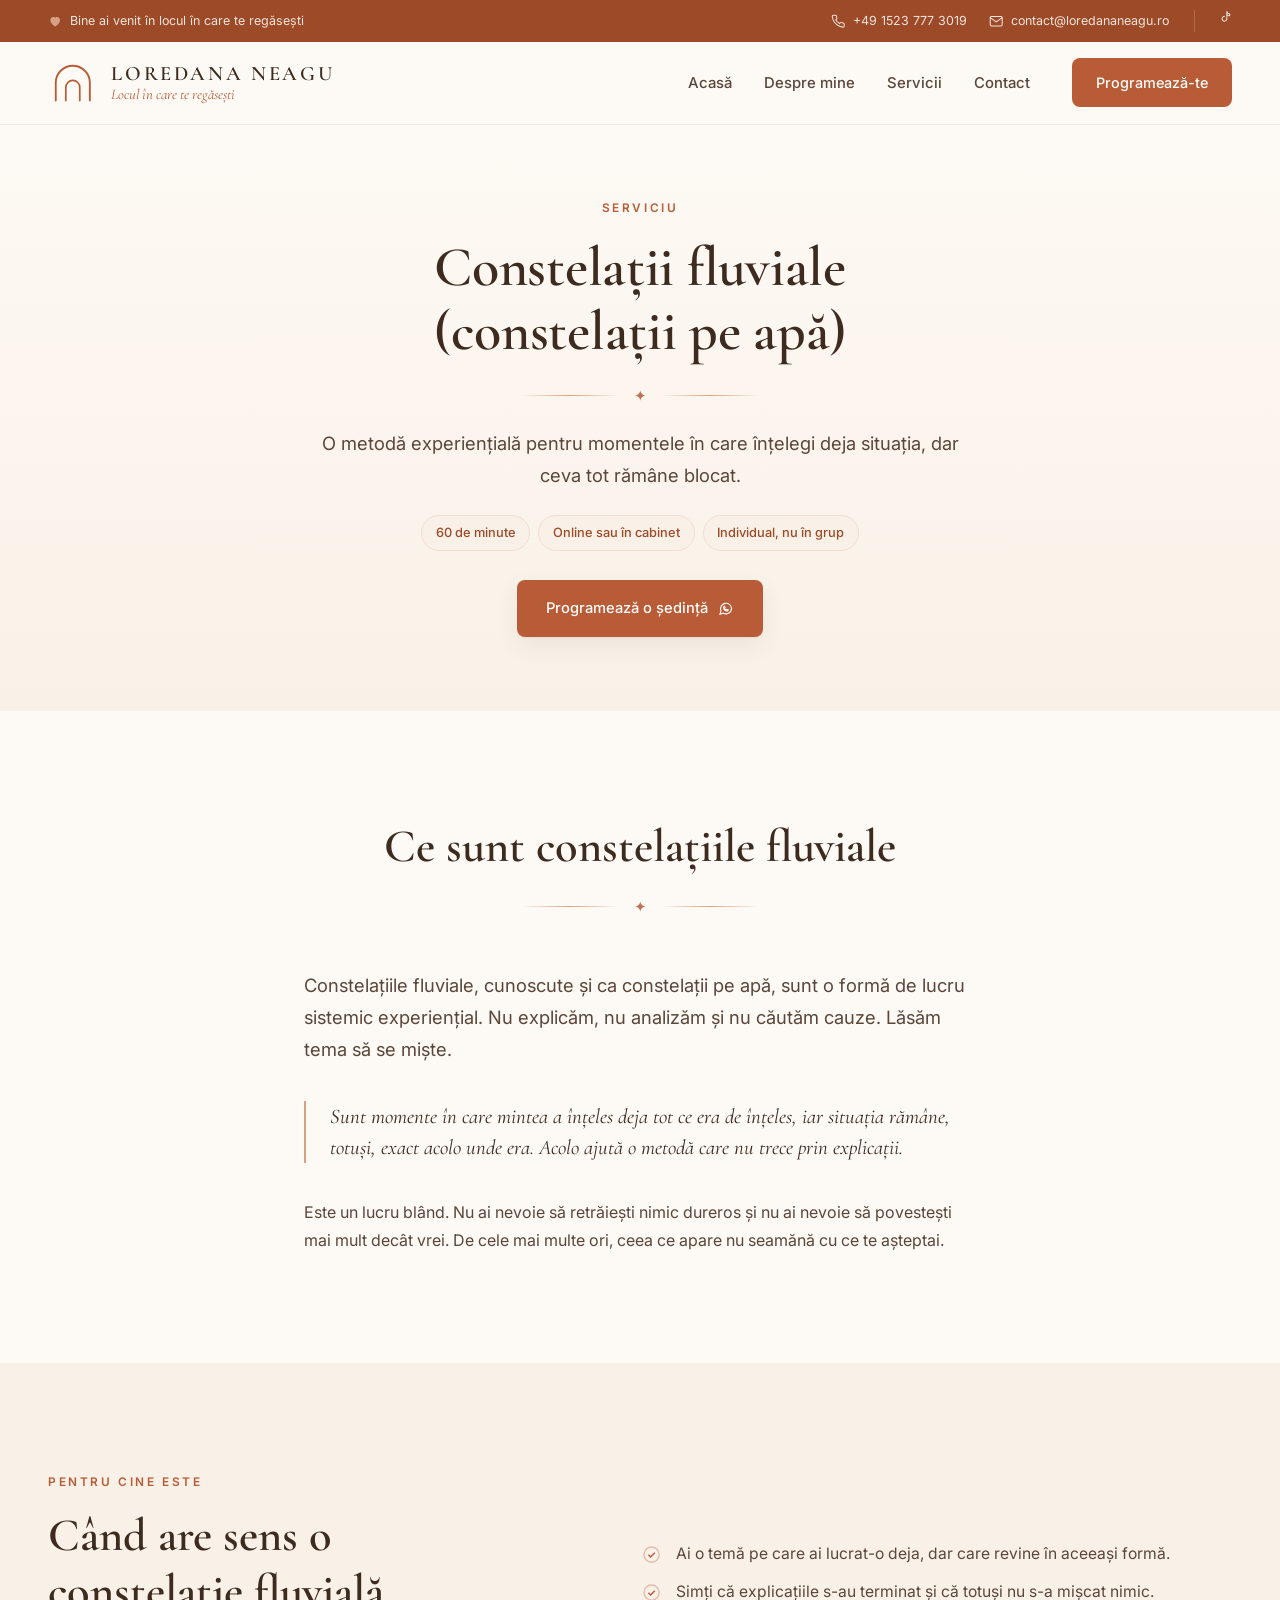
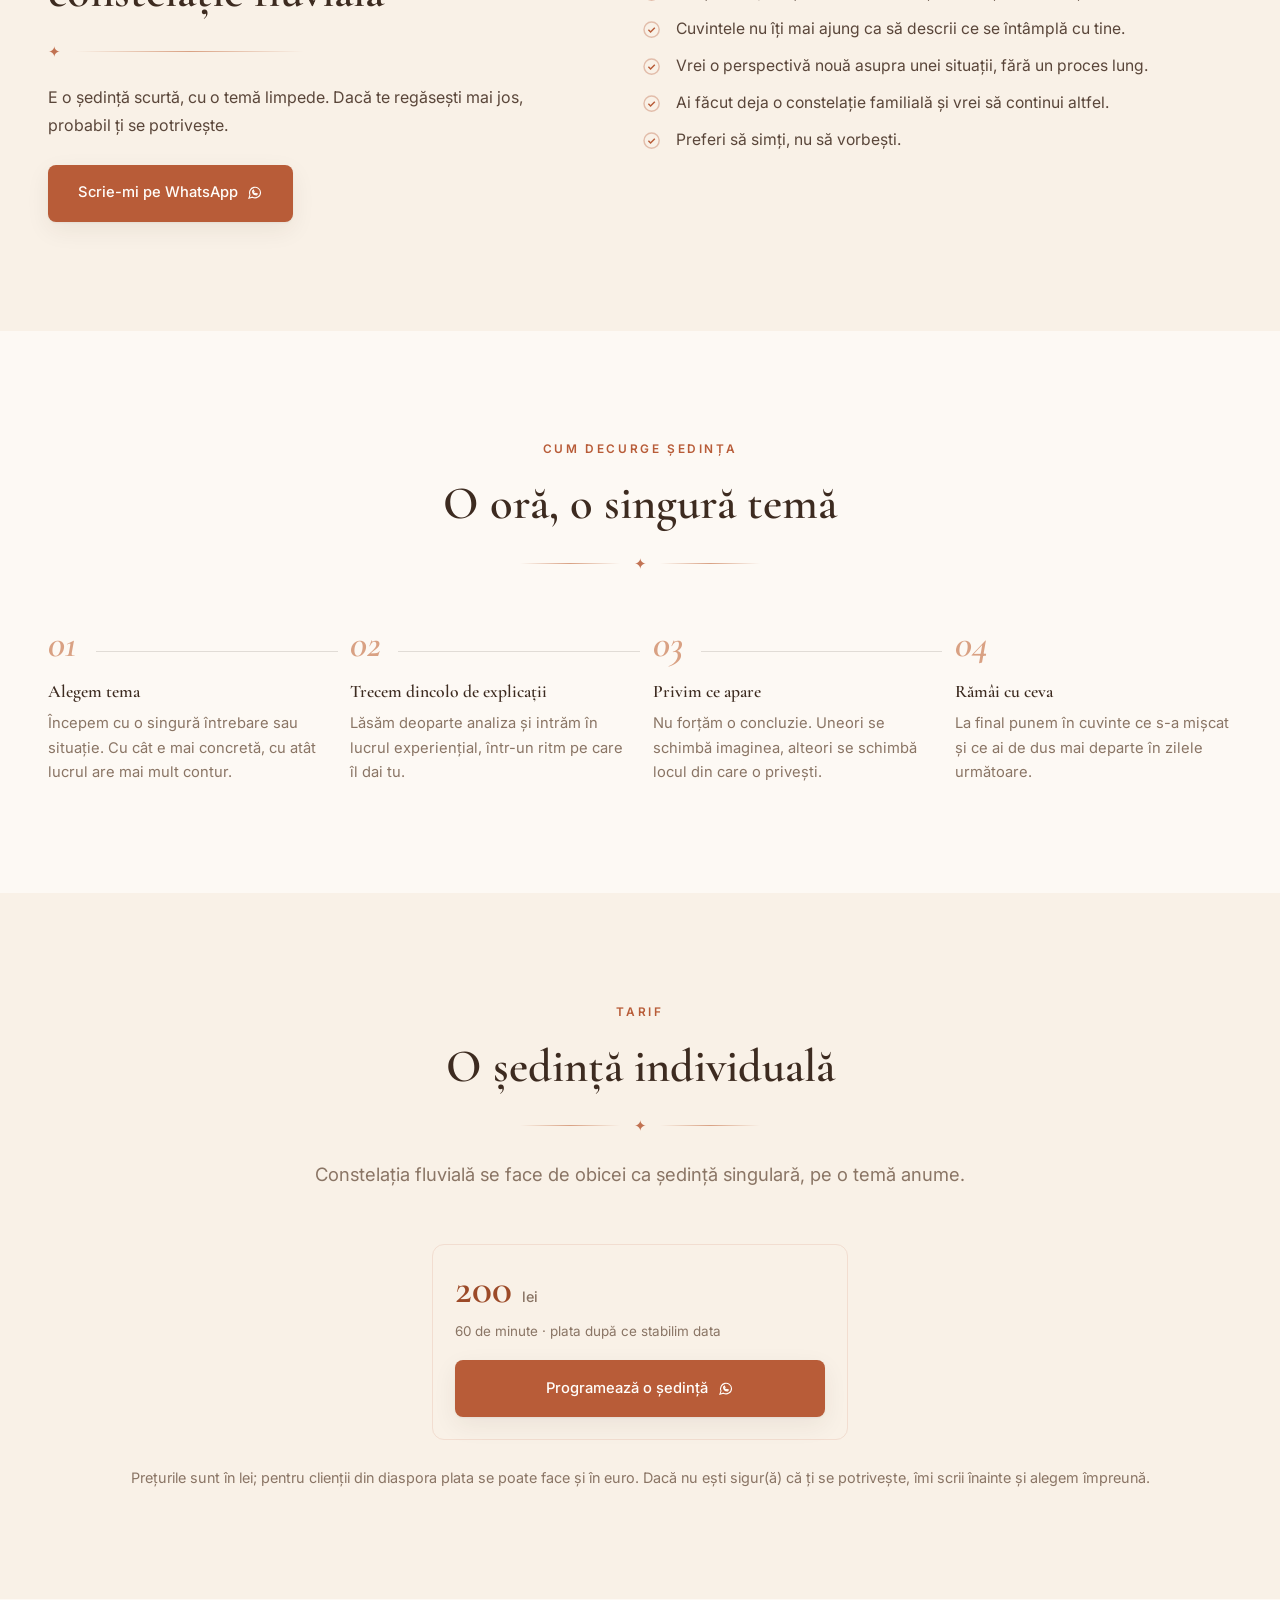
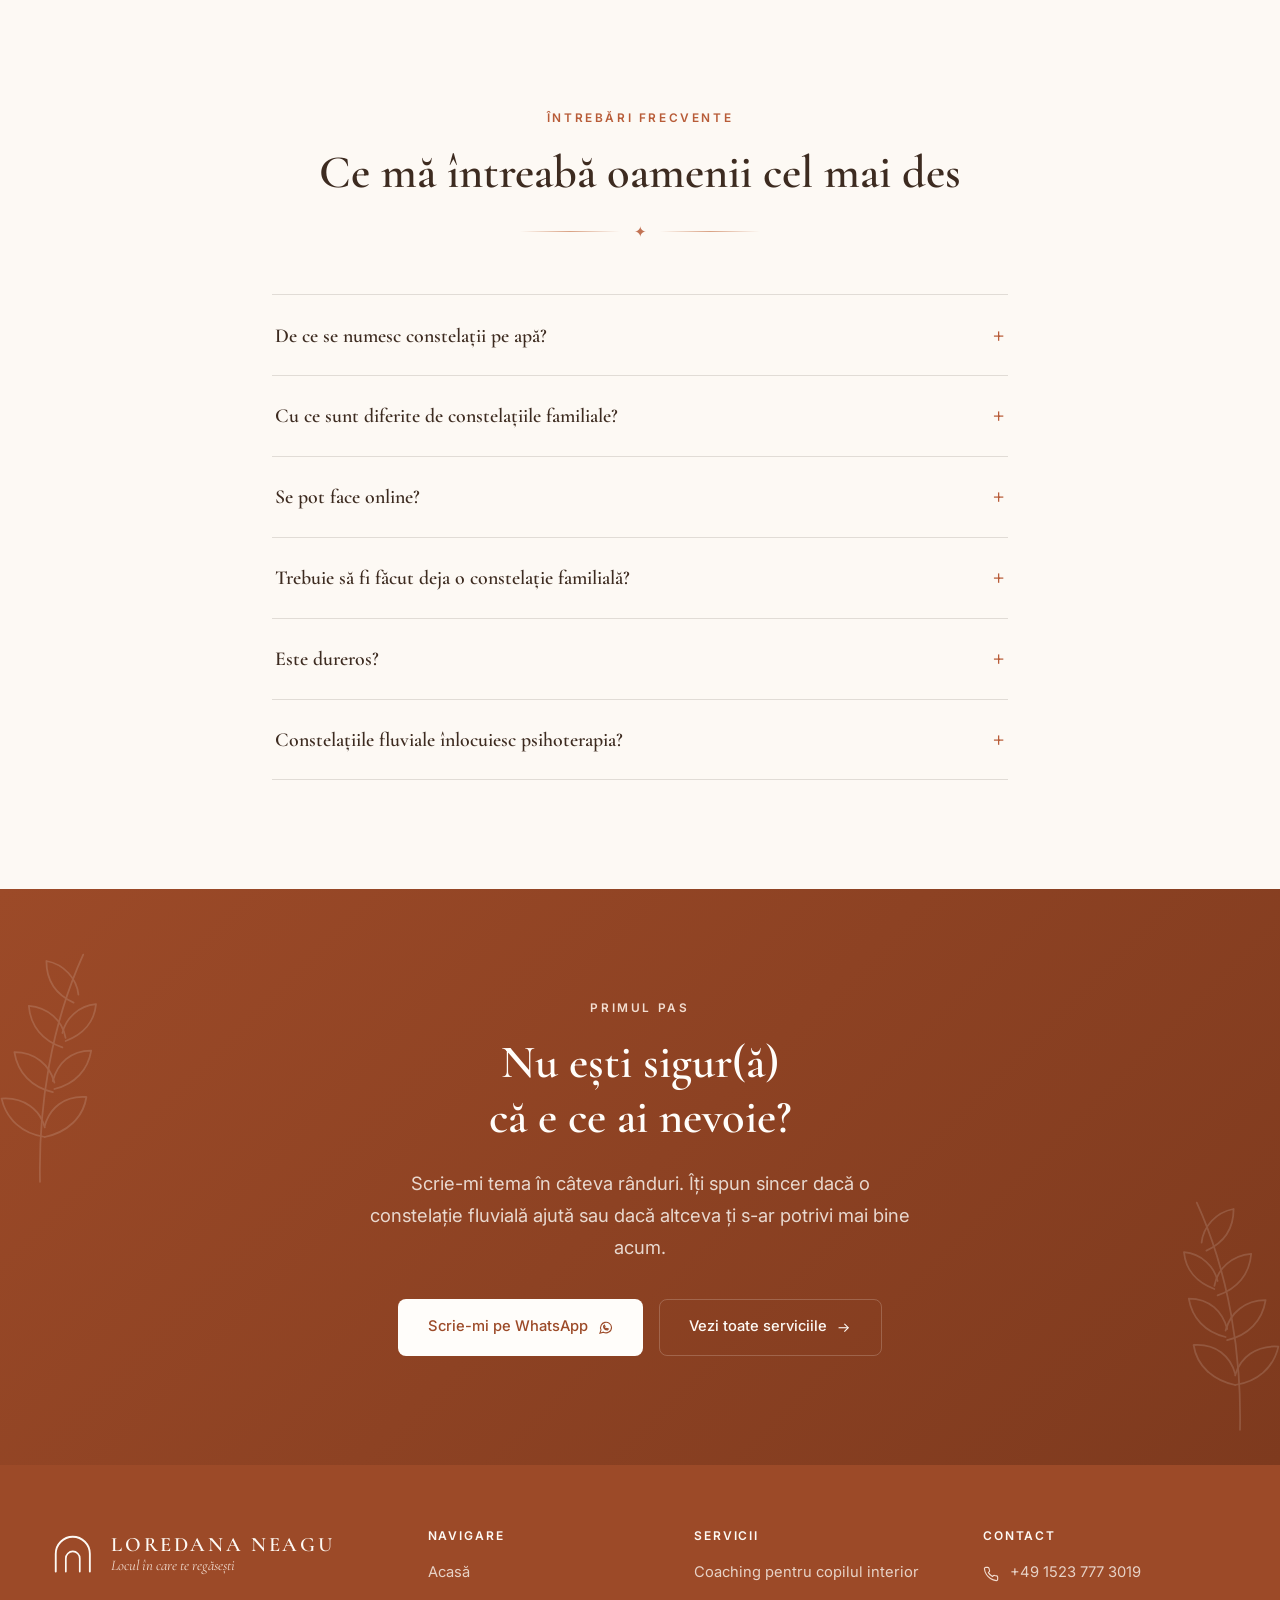
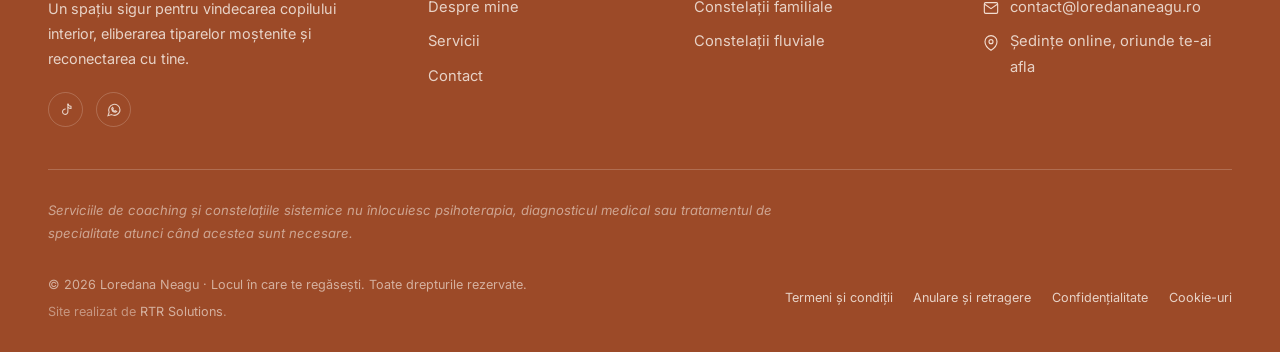
<file: constelatii-fluviale/index.html>
<!DOCTYPE html><html lang="ro"> <head><meta charset="UTF-8"><meta name="viewport" content="width=device-width, initial-scale=1.0"><title>Constelații fluviale (constelații pe apă) — ședințe online | Loredana Neagu</title><meta name="description" content="Ședințe individuale de constelații fluviale, numite și constelații pe apă. O metodă experiențială pentru temele care rămân blocate, deși le-ai înțeles deja. 60 de minute, 200 lei."><link rel="icon" type="image/svg+xml" href="/favicon.svg"><link rel="canonical" href="https://loredananeagu.ro/constelatii-fluviale"><meta property="og:type" content="website"><meta property="og:locale" content="ro_RO"><meta property="og:site_name" content="Loredana Neagu — Locul în care te regăsești"><meta property="og:title" content="Constelații fluviale (constelații pe apă) — ședințe online | Loredana Neagu"><meta property="og:description" content="Ședințe individuale de constelații fluviale, numite și constelații pe apă. O metodă experiențială pentru temele care rămân blocate, deși le-ai înțeles deja. 60 de minute, 200 lei."><meta property="og:url" content="https://loredananeagu.ro/constelatii-fluviale"><meta property="og:image" content="https://loredananeagu.ro/assets/social/imagineSocial.jpg"><meta name="twitter:card" content="summary_large_image"><script type="application/ld+json">{"@context":"https://schema.org","@graph":[{"@type":"WebSite","@id":"https://loredananeagu.ro/#site","url":"https://loredananeagu.ro","name":"Loredana Neagu — Locul în care te regăsești","inLanguage":"ro-RO","publisher":{"@id":"https://loredananeagu.ro/#serviciu"}},{"@type":"ProfessionalService","@id":"https://loredananeagu.ro/#serviciu","name":"Loredana Neagu — Locul în care te regăsești","description":"Atelierul Sinelui — spațiul tău de reconectare și vindecare interioară. Coaching și constelații sistemice pentru vindecarea copilului interior, a tiparului de respingere și a fricii de abandon. Loredana Neagu — coach acreditat și constelator sistemic.","url":"https://loredananeagu.ro","image":"https://loredananeagu.ro/assets/social/imagineSocial.jpg","email":"contact@loredananeagu.ro","telephone":"+49 1523 777 3019","founder":{"@id":"https://loredananeagu.ro/#loredana"},"priceRange":"200–900 RON","areaServed":[{"@type":"Country","name":"România"},{"@type":"Country","name":"Republica Moldova"},{"@type":"Country","name":"Germania"}],"availableLanguage":{"@type":"Language","name":"Romanian","alternateName":"ro"},"sameAs":["https://www.tiktok.com/@didi.scump"]},{"@type":"Person","@id":"https://loredananeagu.ro/#loredana","name":"Loredana Neagu","jobTitle":"Coach acreditat și constelator sistemic","description":"Sunt coach acreditat, constelator sistemic cu obiecte și constelator fluvial. Povestea mea își are rădăcinile într-o rană profundă: absența tatălui din viața mea și provocările de a crește doar alături de mamă. Această lipsă m-a determinat să caut răspunsuri despre apartenență, valoare personală și locul pe care îl ocupăm în familie.","url":"https://loredananeagu.ro/despre","image":"https://loredananeagu.ro/assets/social/imagineSocial.jpg","email":"contact@loredananeagu.ro","telephone":"+49 1523 777 3019","knowsLanguage":["ro","de"],"knowsAbout":["Vindecarea copilului interior","Constelații familiale sistemice","Constelații fluviale","Coaching pentru dezvoltare personală"],"sameAs":["https://www.tiktok.com/@didi.scump"]},{"@type":"Service","@id":"https://loredananeagu.ro/constelatii-fluviale#serviciu","name":"Constelații fluviale (constelații pe apă)","description":"Ședințe individuale de constelații fluviale, numite și constelații pe apă. O metodă experiențială pentru temele care rămân blocate, deși le-ai înțeles deja. 60 de minute, 200 lei.","serviceType":"Constelații fluviale (constelații pe apă)","provider":{"@id":"https://loredananeagu.ro/#serviciu"},"url":"https://loredananeagu.ro/constelatii-fluviale","areaServed":{"@type":"Country","name":"România"},"availableChannel":{"@type":"ServiceChannel","serviceUrl":"https://wa.me/4915237773019","availableLanguage":{"@type":"Language","name":"Romanian"}},"offers":[{"@type":"Offer","name":"Constelații fluviale (constelații pe apă) — 1 ședință","price":"200","priceCurrency":"RON","availability":"https://schema.org/InStock","url":"https://loredananeagu.ro/constelatii-fluviale"}]},{"@type":"FAQPage","@id":"https://loredananeagu.ro/constelatii-fluviale#intrebari","mainEntity":[{"@type":"Question","name":"De ce se numesc constelații pe apă?","acceptedAnswer":{"@type":"Answer","text":"„Fluvial” și „pe apă” sunt două denumiri pentru aceeași metodă. Amândouă trimit la ideea de curgere: lucrul nu stă pe loc și nu se sprijină pe analiză, ci pe mișcare."}},{"@type":"Question","name":"Cu ce sunt diferite de constelațiile familiale?","acceptedAnswer":{"@type":"Answer","text":"Constelația familială pornește de la sistemul tău de familie și de la genogramă, și durează aproximativ două ore. Constelația fluvială pornește de la o singură temă, durează o oră și lucrează experiențial, fără hartă și fără istorie."}},{"@type":"Question","name":"Se pot face online?","acceptedAnswer":{"@type":"Answer","text":"Da. Ne vedem pe video și lucrăm la fel. Ai nevoie de un loc liniștit, în care să nu fii întrerupt(ă) timp de o oră."}},{"@type":"Question","name":"Trebuie să fi făcut deja o constelație familială?","acceptedAnswer":{"@type":"Answer","text":"Nu. Poate fi și primul tău contact cu lucrul sistemic. Dacă nu ești sigur(ă) de unde să începi, scrie-mi și îți spun ce ar avea mai mult sens pentru tema ta."}},{"@type":"Question","name":"Este dureros?","acceptedAnswer":{"@type":"Answer","text":"Nu urmărim retrăirea. Lucrăm blând și în ritmul tău, iar tu poți opri oricând. Scopul nu este să deschidem o rană, ci să facem loc unei perspective noi."}},{"@type":"Question","name":"Constelațiile fluviale înlocuiesc psihoterapia?","acceptedAnswer":{"@type":"Answer","text":"Nu. Coachingul și constelațiile sistemice nu înlocuiesc psihoterapia, diagnosticul medical sau tratamentul de specialitate atunci când acestea sunt necesare — dar pot merge foarte bine în paralel."}}]},{"@type":"BreadcrumbList","itemListElement":[{"@type":"ListItem","position":1,"name":"Acasă","item":"https://loredananeagu.ro"},{"@type":"ListItem","position":2,"name":"Servicii","item":"https://loredananeagu.ro/servicii"},{"@type":"ListItem","position":3,"name":"Constelații fluviale (constelații pe apă)","item":"https://loredananeagu.ro/constelatii-fluviale"}]}]}</script><link rel="preconnect" href="https://fonts.googleapis.com"><link rel="preconnect" href="https://fonts.gstatic.com" crossorigin><link href="https://fonts.googleapis.com/css2?family=Cormorant+Garamond:ital,wght@0,400;0,500;0,600;0,700;1,400;1,500;1,600&family=Inter:wght@400;500;600&display=swap" rel="stylesheet"><link rel="stylesheet" href="/_astro/coaching-copil-interior.CrFe-5-D.css"></head> <body> <div class="topbar"> <div class="container topbar-inner"> <span class="topbar-welcome"> <svg class viewBox="0 0 24 24" aria-hidden="true"><path d="M12 21s-8-4.9-8-10.6C4 6.9 6.5 5 9 5c1.7 0 2.6.8 3 1.4.4-.6 1.3-1.4 3-1.4 2.5 0 5 1.9 5 5.4C20 16.1 12 21 12 21z"></path></svg><!-- Beneficii --><!-- Servicii / călătorii --> <span>Bine ai venit în locul în care te regăsești</span> </span> <div class="topbar-right"> <div class="topbar-contact"> <a href="https://wa.me/4915237773019" target="_blank" rel="noopener"> <svg class viewBox="0 0 24 24" aria-hidden="true"><path d="M22 16.9v3a2 2 0 0 1-2.2 2 19.8 19.8 0 0 1-8.6-3.1 19.5 19.5 0 0 1-6-6A19.8 19.8 0 0 1 2.1 4.2 2 2 0 0 1 4.1 2h3a2 2 0 0 1 2 1.7c.1 1 .4 1.9.7 2.8a2 2 0 0 1-.5 2.1L8.1 9.9a16 16 0 0 0 6 6l1.3-1.3a2 2 0 0 1 2.1-.4c.9.3 1.8.6 2.8.7a2 2 0 0 1 1.7 2z"></path></svg><!-- Beneficii --><!-- Servicii / călătorii --><span>+49 1523 777 3019</span> </a> <a href="mailto:contact@loredananeagu.ro"> <svg class viewBox="0 0 24 24" aria-hidden="true"><rect x="2" y="4" width="20" height="16" rx="2"></rect><path d="m22 6-10 7L2 6"></path></svg><!-- Beneficii --><!-- Servicii / călătorii --><span>contact@loredananeagu.ro</span> </a> </div> <div class="topbar-social"> <a href="https://www.tiktok.com/@didi.scump" target="_blank" rel="noopener" aria-label="TikTok"> <svg class viewBox="0 0 24 24" aria-hidden="true"><path d="M14.8 2.5v12.1a4 4 0 1 1-3.4-3.95"></path><path d="M14.8 2.5c.5 2.4 2.3 3.9 4.7 4.1v3.1c-1.8 0-3.4-.6-4.7-1.6"></path></svg><!-- Beneficii --><!-- Servicii / călătorii --> </a> </div> </div> </div> </div> <header class="navbar" role="banner"> <div class="container nav-inner"> <a href="/" class="brand" aria-label="Loredana Neagu — Locul în care te regăsești"> <svg class="brand-mark" viewBox="0 0 64 64" fill="none" stroke="currentColor" stroke-linecap="round" aria-hidden="true"> <path d="M10 55V32a22 22 0 0 1 44 0v23" stroke-width="2.4"></path> <path d="M23 55V38a9 9 0 0 1 18 0v17" stroke-width="2.2"></path> </svg> <span class="brand-text"> <span class="brand-name">Loredana Neagu</span> <span class="brand-tag">Locul în care te regăsești</span> </span> </a> <nav class="nav-links" role="navigation" aria-label="Meniu principal"> <a href="/">Acasă</a><a href="/despre">Despre mine</a><a href="/servicii">Servicii</a><a href="/contact">Contact</a> <a href="https://wa.me/4915237773019" target="_blank" rel="noopener" class="nav-cta">Programează-te</a> </nav> <button class="nav-toggle" aria-label="Deschide meniul" aria-expanded="false"> <span></span><span></span><span></span> </button> </div> </header> <div class="nav-overlay"></div> <main>   <section class="page-hero"> <div class="container"> <span class="eyebrow reveal">Serviciu</span> <h1 class="reveal">Constelații fluviale (constelații pe apă)</h1> <div class="ornament ornament-center reveal reveal-delay-1"><span>✦</span></div> <p class="lead reveal reveal-delay-1">O metodă experiențială pentru momentele în care înțelegi deja situația, dar ceva tot rămâne blocat.</p> <ul class="offer-meta hero-meta reveal reveal-delay-2"> <li>60 de minute</li><li>Online sau în cabinet</li><li>Individual, nu în grup</li> </ul> <div class="head-cta reveal reveal-delay-2"> <a href="https://wa.me/4915237773019?text=Bun%C4%83%20ziua!%20A%C8%99%20dori%20s%C4%83%20programez%20o%20%C8%99edin%C8%9B%C4%83." target="_blank" rel="noopener" class="btn btn-primary">
Programează o ședință <svg class viewBox="0 0 24 24" aria-hidden="true"><path d="M21 11.5a8.5 8.5 0 0 1-12.6 7.4L3 20.5l1.7-5.2A8.5 8.5 0 1 1 21 11.5z"></path><path d="M8.6 9.2c0 3.5 2.6 6.1 6.1 6.1l1.3-1.3-2.2-1-.9.9c-1.3-.5-2.3-1.5-2.8-2.8l.9-.9-1-2.2-1.4 1.2z"></path></svg><!-- Beneficii --><!-- Servicii / călătorii --> </a> </div> </div> </section>  <section> <div class="container-narrow"> <div class="section-head reveal"> <h2>Ce sunt constelațiile fluviale</h2> <div class="ornament ornament-center"><span>✦</span></div> </div> <div class="prose reveal reveal-delay-1" style="margin-inline: auto;"> <p>Constelațiile fluviale, cunoscute și ca constelații pe apă, sunt o formă de lucru sistemic experiențial. Nu explicăm, nu analizăm și nu căutăm cauze. Lăsăm tema să se miște.</p><p class="pull">Sunt momente în care mintea a înțeles deja tot ce era de înțeles, iar situația rămâne, totuși, exact acolo unde era. Acolo ajută o metodă care nu trece prin explicații.</p><p>Este un lucru blând. Nu ai nevoie să retrăiești nimic dureros și nu ai nevoie să povestești mai mult decât vrei. De cele mai multe ori, ceea ce apare nu seamănă cu ce te așteptai.</p> </div> </div> </section>  <section class="section-warm"> <div class="container"> <div class="forwho-grid"> <div class="reveal"> <span class="eyebrow">Pentru cine este</span> <h2>Când are sens o constelație fluvială</h2> <div class="ornament ornament-left"><span>✦</span></div> <p>E o ședință scurtă, cu o temă limpede. Dacă te regăsești mai jos, probabil ți se potrivește.</p> <a href="https://wa.me/4915237773019?text=Bun%C4%83%20ziua!%20A%C8%99%20dori%20s%C4%83%20programez%20o%20%C8%99edin%C8%9B%C4%83." target="_blank" rel="noopener" class="btn btn-primary" style="margin-top: 1.6rem;">
Scrie-mi pe WhatsApp <svg class viewBox="0 0 24 24" aria-hidden="true"><path d="M21 11.5a8.5 8.5 0 0 1-12.6 7.4L3 20.5l1.7-5.2A8.5 8.5 0 1 1 21 11.5z"></path><path d="M8.6 9.2c0 3.5 2.6 6.1 6.1 6.1l1.3-1.3-2.2-1-.9.9c-1.3-.5-2.3-1.5-2.8-2.8l.9-.9-1-2.2-1.4 1.2z"></path></svg><!-- Beneficii --><!-- Servicii / călătorii --> </a> </div> <ul class="check-list reveal reveal-delay-1"> <li><svg class viewBox="0 0 24 24" aria-hidden="true"><circle cx="12" cy="12" r="9.5" opacity=".35"></circle><path d="m8 12.2 2.7 2.7L16 9.6"></path></svg><!-- Beneficii --><!-- Servicii / călătorii --><span>Ai o temă pe care ai lucrat-o deja, dar care revine în aceeași formă.</span></li><li><svg class viewBox="0 0 24 24" aria-hidden="true"><circle cx="12" cy="12" r="9.5" opacity=".35"></circle><path d="m8 12.2 2.7 2.7L16 9.6"></path></svg><!-- Beneficii --><!-- Servicii / călătorii --><span>Simți că explicațiile s-au terminat și că totuși nu s-a mișcat nimic.</span></li><li><svg class viewBox="0 0 24 24" aria-hidden="true"><circle cx="12" cy="12" r="9.5" opacity=".35"></circle><path d="m8 12.2 2.7 2.7L16 9.6"></path></svg><!-- Beneficii --><!-- Servicii / călătorii --><span>Cuvintele nu îți mai ajung ca să descrii ce se întâmplă cu tine.</span></li><li><svg class viewBox="0 0 24 24" aria-hidden="true"><circle cx="12" cy="12" r="9.5" opacity=".35"></circle><path d="m8 12.2 2.7 2.7L16 9.6"></path></svg><!-- Beneficii --><!-- Servicii / călătorii --><span>Vrei o perspectivă nouă asupra unei situații, fără un proces lung.</span></li><li><svg class viewBox="0 0 24 24" aria-hidden="true"><circle cx="12" cy="12" r="9.5" opacity=".35"></circle><path d="m8 12.2 2.7 2.7L16 9.6"></path></svg><!-- Beneficii --><!-- Servicii / călătorii --><span>Ai făcut deja o constelație familială și vrei să continui altfel.</span></li><li><svg class viewBox="0 0 24 24" aria-hidden="true"><circle cx="12" cy="12" r="9.5" opacity=".35"></circle><path d="m8 12.2 2.7 2.7L16 9.6"></path></svg><!-- Beneficii --><!-- Servicii / călătorii --><span>Preferi să simți, nu să vorbești.</span></li> </ul> </div> </div> </section>  <section> <div class="container"> <div class="section-head reveal"> <span class="eyebrow">Cum decurge ședința</span> <h2>O oră, o singură temă</h2> <div class="ornament ornament-center"><span>✦</span></div> </div> <div class="steps-grid"> <div class="step reveal"> <h3>Alegem tema</h3> <p>Începem cu o singură întrebare sau situație. Cu cât e mai concretă, cu atât lucrul are mai mult contur.</p> </div><div class="step reveal reveal-delay-1"> <h3>Trecem dincolo de explicații</h3> <p>Lăsăm deoparte analiza și intrăm în lucrul experiențial, într-un ritm pe care îl dai tu.</p> </div><div class="step reveal reveal-delay-2"> <h3>Privim ce apare</h3> <p>Nu forțăm o concluzie. Uneori se schimbă imaginea, alteori se schimbă locul din care o privești.</p> </div><div class="step reveal reveal-delay-3"> <h3>Rămâi cu ceva</h3> <p>La final punem în cuvinte ce s-a mișcat și ce ai de dus mai departe în zilele următoare.</p> </div> </div> </div> </section>  <section class="section-warm" id="tarif"> <div class="container"> <div class="section-head reveal"> <span class="eyebrow">Tarif</span> <h2>O ședință individuală</h2> <div class="ornament ornament-center"><span>✦</span></div> <p>Constelația fluvială se face de obicei ca ședință singulară, pe o temă anume.</p> </div> <div class="plan-box reveal reveal-delay-1"> <fieldset class="offer-plan"> <legend class="visually-hidden">Alege formatul</legend>  <div class="plan-panel pp1 plan-panel-solo"> <p class="plan-price">200 <span>lei</span></p> <p class="plan-note">60 de minute · plata după ce stabilim data</p> <a href="https://wa.me/4915237773019?text=Bun%C4%83%20ziua!%20A%C8%99%20dori%20s%C4%83%20programez%20o%20%C8%99edin%C8%9B%C4%83%20de%20constela%C8%9Bii%20pe%20ap%C4%83." target="_blank" rel="noopener" class="btn btn-primary"> Programează o ședință <svg class viewBox="0 0 24 24" aria-hidden="true"><path d="M21 11.5a8.5 8.5 0 0 1-12.6 7.4L3 20.5l1.7-5.2A8.5 8.5 0 1 1 21 11.5z"></path><path d="M8.6 9.2c0 3.5 2.6 6.1 6.1 6.1l1.3-1.3-2.2-1-.9.9c-1.3-.5-2.3-1.5-2.8-2.8l.9-.9-1-2.2-1.4 1.2z"></path></svg><!-- Beneficii --><!-- Servicii / călătorii --> </a> </div> </fieldset> </div> <p class="price-note reveal">Prețurile sunt în lei; pentru clienții din diaspora plata se poate face și în euro. Dacă nu ești sigur(ă) că ți se potrivește, îmi scrii înainte și alegem împreună.</p> </div> </section> <section> <div class="container-narrow"> <div class="section-head reveal"> <span class="eyebrow">Întrebări frecvente</span> <h2>Ce mă întreabă oamenii cel mai des</h2> <div class="ornament ornament-center"><span>✦</span></div> </div> <div class="faq-list reveal reveal-delay-1"> <details class="faq-item"> <summary>De ce se numesc constelații pe apă?</summary> <p>„Fluvial” și „pe apă” sunt două denumiri pentru aceeași metodă. Amândouă trimit la ideea de curgere: lucrul nu stă pe loc și nu se sprijină pe analiză, ci pe mișcare.</p> </details><details class="faq-item"> <summary>Cu ce sunt diferite de constelațiile familiale?</summary> <p>Constelația familială pornește de la sistemul tău de familie și de la genogramă, și durează aproximativ două ore. Constelația fluvială pornește de la o singură temă, durează o oră și lucrează experiențial, fără hartă și fără istorie.</p> </details><details class="faq-item"> <summary>Se pot face online?</summary> <p>Da. Ne vedem pe video și lucrăm la fel. Ai nevoie de un loc liniștit, în care să nu fii întrerupt(ă) timp de o oră.</p> </details><details class="faq-item"> <summary>Trebuie să fi făcut deja o constelație familială?</summary> <p>Nu. Poate fi și primul tău contact cu lucrul sistemic. Dacă nu ești sigur(ă) de unde să începi, scrie-mi și îți spun ce ar avea mai mult sens pentru tema ta.</p> </details><details class="faq-item"> <summary>Este dureros?</summary> <p>Nu urmărim retrăirea. Lucrăm blând și în ritmul tău, iar tu poți opri oricând. Scopul nu este să deschidem o rană, ci să facem loc unei perspective noi.</p> </details><details class="faq-item"> <summary>Constelațiile fluviale înlocuiesc psihoterapia?</summary> <p>Nu. Coachingul și constelațiile sistemice nu înlocuiesc psihoterapia, diagnosticul medical sau tratamentul de specialitate atunci când acestea sunt necesare — dar pot merge foarte bine în paralel.</p> </details> </div> </div> </section>  <section class="cta-final"> <span class="leaf-decor leaf-tl" aria-hidden="true"> <svg viewBox="0 0 110 170" fill="none" stroke="currentColor" stroke-width="1.1" stroke-linecap="round" stroke-linejoin="round"> <path d="M55 168C56 120 48 70 28 26"></path> <path d="M52 140c14-2 24-11 27-24-14-1-24 7-27 18"></path> <path d="M47 112c13-3 22-12 24-25-13 0-22 8-25 19"></path> <path d="M41 84c12-4 20-13 21-26-12 1-21 9-23 20"></path> <path d="M34 56c11-5 17-14 17-26-11 2-19 11-20 21"></path> <path d="M52 140c-14-3-24-12-26-25 14-1 23 7 26 18"></path> <path d="M46 110c-13-3-21-12-23-24 13 0 21 8 24 19"></path> <path d="M39 80c-11-4-18-12-19-23 11 1 19 9 21 18"></path> </svg> </span> <span class="leaf-decor leaf-br" aria-hidden="true"> <svg viewBox="0 0 110 170" fill="none" stroke="currentColor" stroke-width="1.1" stroke-linecap="round" stroke-linejoin="round"> <path d="M55 168C56 120 48 70 28 26"></path> <path d="M52 140c14-2 24-11 27-24-14-1-24 7-27 18"></path> <path d="M47 112c13-3 22-12 24-25-13 0-22 8-25 19"></path> <path d="M41 84c12-4 20-13 21-26-12 1-21 9-23 20"></path> <path d="M34 56c11-5 17-14 17-26-11 2-19 11-20 21"></path> <path d="M52 140c-14-3-24-12-26-25 14-1 23 7 26 18"></path> <path d="M46 110c-13-3-21-12-23-24 13 0 21 8 24 19"></path> <path d="M39 80c-11-4-18-12-19-23 11 1 19 9 21 18"></path> </svg> </span> <div class="container"> <span class="eyebrow reveal">Primul pas</span> <h2 class="reveal">Nu ești sigur(ă) că e ce ai nevoie?</h2> <p class="reveal reveal-delay-1">Scrie-mi tema în câteva rânduri. Îți spun sincer dacă o constelație fluvială ajută sau dacă altceva ți s-ar potrivi mai bine acum.</p> <div class="cta-buttons reveal reveal-delay-2"> <a href="https://wa.me/4915237773019?text=Bun%C4%83%20ziua!%20A%C8%99%20dori%20s%C4%83%20programez%20o%20%C8%99edin%C8%9B%C4%83." target="_blank" rel="noopener" class="btn btn-light"> Scrie-mi pe WhatsApp <svg class viewBox="0 0 24 24" aria-hidden="true"><path d="M21 11.5a8.5 8.5 0 0 1-12.6 7.4L3 20.5l1.7-5.2A8.5 8.5 0 1 1 21 11.5z"></path><path d="M8.6 9.2c0 3.5 2.6 6.1 6.1 6.1l1.3-1.3-2.2-1-.9.9c-1.3-.5-2.3-1.5-2.8-2.8l.9-.9-1-2.2-1.4 1.2z"></path></svg><!-- Beneficii --><!-- Servicii / călătorii --> </a> <a href="/servicii" class="btn btn-ghost-light"> Vezi toate serviciile <svg class viewBox="0 0 24 24" aria-hidden="true"><path d="M4 12h15"></path><path d="m13 6 6 6-6 6"></path></svg><!-- Beneficii --><!-- Servicii / călătorii --> </a> </div> </div> </section>  </main> <footer class="footer"> <div class="container"> <div class="footer-grid"> <div class="footer-brand"> <a href="/" class="brand" aria-label="Loredana Neagu — Locul în care te regăsești"> <svg class="brand-mark" viewBox="0 0 64 64" fill="none" stroke="currentColor" stroke-linecap="round" aria-hidden="true"> <path d="M10 55V32a22 22 0 0 1 44 0v23" stroke-width="2.4"></path> <path d="M23 55V38a9 9 0 0 1 18 0v17" stroke-width="2.2"></path> </svg> <span class="brand-text"> <span class="brand-name">Loredana Neagu</span> <span class="brand-tag">Locul în care te regăsești</span> </span> </a> <p>Un spațiu sigur pentru vindecarea copilului interior, eliberarea tiparelor moștenite și reconectarea cu tine.</p> <div class="footer-social"> <a href="https://www.tiktok.com/@didi.scump" target="_blank" rel="noopener" aria-label="TikTok"> <svg class viewBox="0 0 24 24" aria-hidden="true"><path d="M14.8 2.5v12.1a4 4 0 1 1-3.4-3.95"></path><path d="M14.8 2.5c.5 2.4 2.3 3.9 4.7 4.1v3.1c-1.8 0-3.4-.6-4.7-1.6"></path></svg><!-- Beneficii --><!-- Servicii / călătorii --> </a> <a href="https://wa.me/4915237773019" target="_blank" rel="noopener" aria-label="WhatsApp"><svg class viewBox="0 0 24 24" aria-hidden="true"><path d="M21 11.5a8.5 8.5 0 0 1-12.6 7.4L3 20.5l1.7-5.2A8.5 8.5 0 1 1 21 11.5z"></path><path d="M8.6 9.2c0 3.5 2.6 6.1 6.1 6.1l1.3-1.3-2.2-1-.9.9c-1.3-.5-2.3-1.5-2.8-2.8l.9-.9-1-2.2-1.4 1.2z"></path></svg><!-- Beneficii --><!-- Servicii / călătorii --></a> </div> </div> <div class="footer-col"> <h4>Navigare</h4> <ul> <li><a href="/">Acasă</a></li> <li><a href="/despre">Despre mine</a></li> <li><a href="/servicii">Servicii</a></li> <li><a href="/contact">Contact</a></li> </ul> </div> <div class="footer-col"> <h4>Servicii</h4> <ul> <li><a href="/coaching-copil-interior">Coaching pentru copilul interior</a></li> <li><a href="/constelatii-familiale">Constelații familiale</a></li> <li><a href="/constelatii-fluviale">Constelații fluviale</a></li> </ul> </div> <div class="footer-col"> <h4>Contact</h4> <ul> <li class="footer-contact-line"> <svg class viewBox="0 0 24 24" aria-hidden="true"><path d="M22 16.9v3a2 2 0 0 1-2.2 2 19.8 19.8 0 0 1-8.6-3.1 19.5 19.5 0 0 1-6-6A19.8 19.8 0 0 1 2.1 4.2 2 2 0 0 1 4.1 2h3a2 2 0 0 1 2 1.7c.1 1 .4 1.9.7 2.8a2 2 0 0 1-.5 2.1L8.1 9.9a16 16 0 0 0 6 6l1.3-1.3a2 2 0 0 1 2.1-.4c.9.3 1.8.6 2.8.7a2 2 0 0 1 1.7 2z"></path></svg><!-- Beneficii --><!-- Servicii / călătorii --> <a href="https://wa.me/4915237773019" target="_blank" rel="noopener">+49 1523 777 3019</a> </li> <li class="footer-contact-line"> <svg class viewBox="0 0 24 24" aria-hidden="true"><rect x="2" y="4" width="20" height="16" rx="2"></rect><path d="m22 6-10 7L2 6"></path></svg><!-- Beneficii --><!-- Servicii / călătorii --> <a href="mailto:contact@loredananeagu.ro">contact@loredananeagu.ro</a> </li> <li class="footer-contact-line"> <svg class viewBox="0 0 24 24" aria-hidden="true"><path d="M21 10c0 7-9 13-9 13s-9-6-9-13a9 9 0 0 1 18 0z"></path><circle cx="12" cy="10" r="3"></circle></svg><!-- Beneficii --><!-- Servicii / călătorii --> <span>Ședințe online, oriunde te-ai afla</span> </li> </ul> </div> </div> <div class="footer-disclaimer">Serviciile de coaching și constelațiile sistemice nu înlocuiesc psihoterapia, diagnosticul medical sau tratamentul de specialitate atunci când acestea sunt necesare.</div> <div class="footer-bottom"> <span>
© 2026 Loredana Neagu · Locul în care te regăsești. Toate drepturile rezervate.
<span class="footer-credit">Site realizat de <a href="https://rtrsolutions.ro" target="_blank" rel="noopener">RTR Solutions</a>.</span> </span> <div class="footer-legal-links"> <a href="/termeni">Termeni și condiții</a> <a href="/anulare-si-retragere">Anulare și retragere</a> <a href="/confidentialitate">Confidențialitate</a> <a href="/cookies">Cookie-uri</a> </div> </div> </div> </footer> <button class="back-to-top" aria-label="Înapoi sus"> <svg viewBox="0 0 24 24"><polyline points="18 15 12 9 6 15"></polyline></svg> </button> <script type="module">const c=document.querySelector(".navbar"),p=document.querySelector(".back-to-top"),g=()=>{c?.classList.toggle("is-scrolled",window.scrollY>10),p?.classList.toggle("is-visible",window.scrollY>700)},r=document.querySelector(".nav-toggle"),a=document.querySelector(".nav-links"),d=document.querySelector(".nav-overlay"),u=()=>{r?.setAttribute("aria-expanded","false"),a?.classList.remove("is-open"),d?.classList.remove("is-open"),c?.classList.remove("menu-open"),document.body.style.overflow=""};r?.addEventListener("click",()=>{const e=r.getAttribute("aria-expanded")==="true";r.setAttribute("aria-expanded",String(!e)),a?.classList.toggle("is-open",!e),d?.classList.toggle("is-open",!e),c?.classList.toggle("menu-open",!e),document.body.style.overflow=e?"":"hidden"});d?.addEventListener("click",u);a?.querySelectorAll("a").forEach(e=>e.addEventListener("click",u));document.addEventListener("keydown",e=>{e.key==="Escape"&&u()});let i=null;const y=window.matchMedia("(pointer: fine)").matches&&!window.matchMedia("(prefers-reduced-motion: reduce)").matches;if(y){let n=window.scrollY,t=window.scrollY,l=null,s=!1;const h=()=>document.documentElement.scrollHeight-window.innerHeight,w=o=>Math.max(0,Math.min(o,h())),v=()=>{const o=n-t;if(Math.abs(o)<.4){t=n,window.scrollTo(0,t),s=!1,l=null;return}t+=o*.14,window.scrollTo(0,t),l=requestAnimationFrame(v)},m=()=>{s||(t=window.scrollY,s=!0),l===null&&(l=requestAnimationFrame(v))};window.addEventListener("wheel",o=>{if(o.ctrlKey||document.body.style.overflow==="hidden")return;o.preventDefault(),s||(t=window.scrollY,n=t);const b=o.deltaMode===1?o.deltaY*16:o.deltaY;n=w(n+b),m()},{passive:!1}),window.addEventListener("scroll",()=>{s||(t=window.scrollY,n=t)},{passive:!0}),i=o=>{n=w(o),m()}}p?.addEventListener("click",()=>{i?i(0):window.scrollTo({top:0,behavior:"smooth"})});window.addEventListener("scroll",g,{passive:!0});g();const f=document.querySelectorAll(".reveal, .reveal-img");if("IntersectionObserver"in window){const e=new IntersectionObserver(n=>{for(const t of n)t.isIntersecting&&(t.target.classList.add("is-visible"),e.unobserve(t.target))},{threshold:.1,rootMargin:"0px 0px -40px 0px"});f.forEach(n=>e.observe(n))}else f.forEach(e=>e.classList.add("is-visible"));</script> </body> </html>
</file>
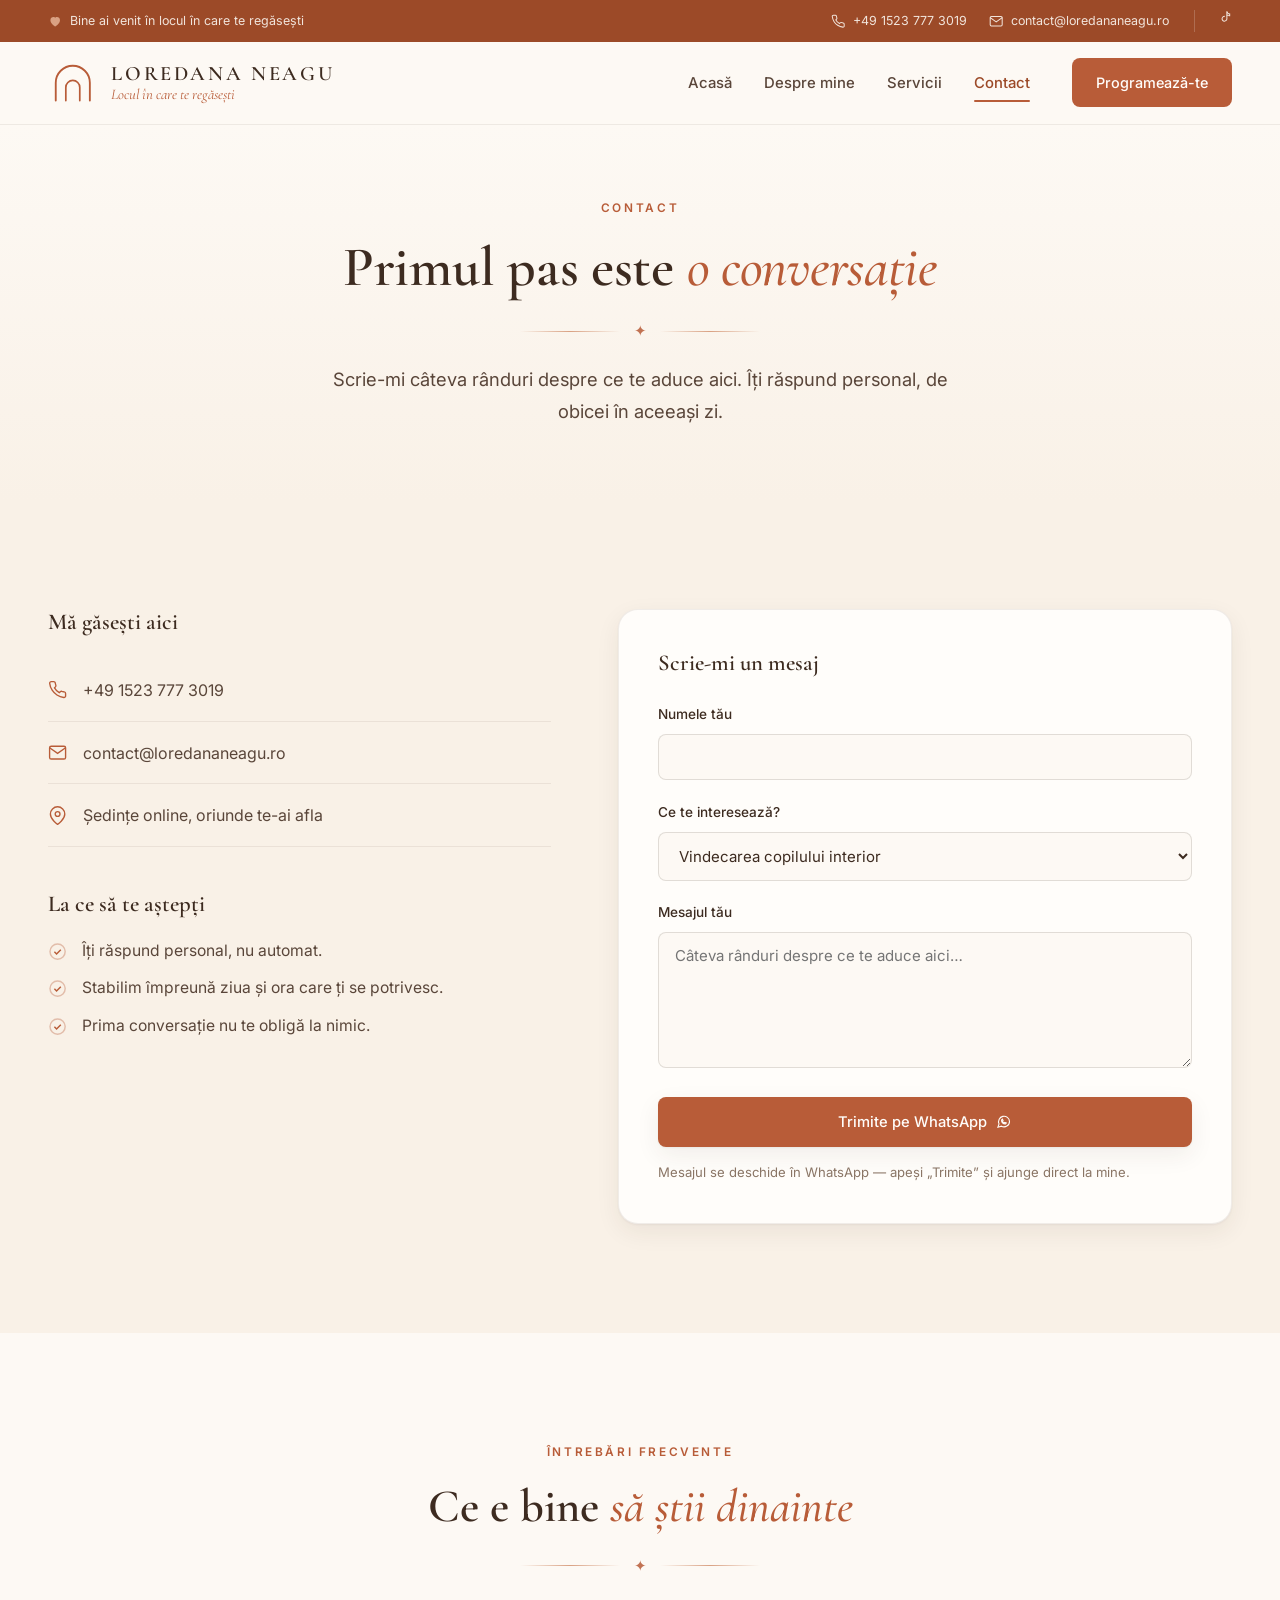
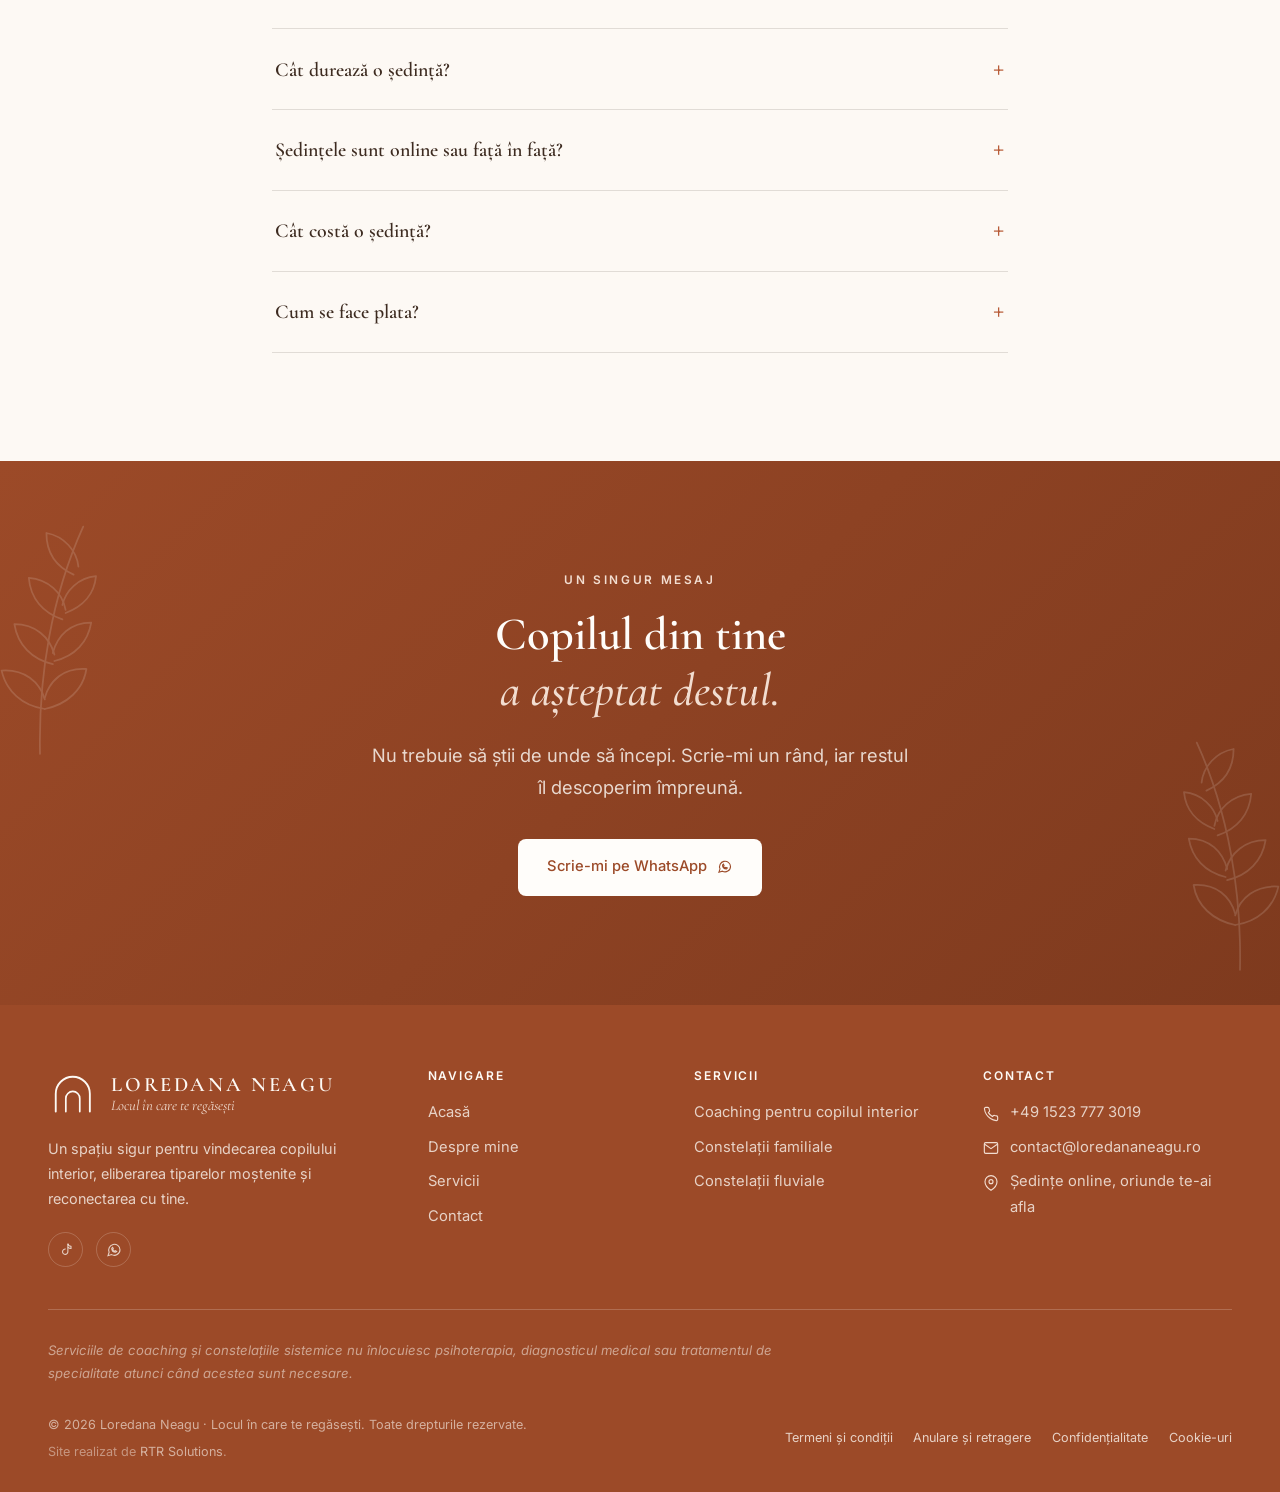
<file: contact/index.html>
<!DOCTYPE html><html lang="ro"> <head><meta charset="UTF-8"><meta name="viewport" content="width=device-width, initial-scale=1.0"><title>Contact — programează o ședință | Loredana Neagu</title><meta name="description" content="Scrie-i Loredanei Neagu pentru o ședință de coaching sau o constelație sistemică. Răspuns personal pe WhatsApp sau e-mail, ședințe online, oriunde te-ai afla."><link rel="icon" type="image/svg+xml" href="/favicon.svg"><link rel="canonical" href="https://loredananeagu.ro/contact"><meta property="og:type" content="website"><meta property="og:locale" content="ro_RO"><meta property="og:site_name" content="Loredana Neagu — Locul în care te regăsești"><meta property="og:title" content="Contact — programează o ședință | Loredana Neagu"><meta property="og:description" content="Scrie-i Loredanei Neagu pentru o ședință de coaching sau o constelație sistemică. Răspuns personal pe WhatsApp sau e-mail, ședințe online, oriunde te-ai afla."><meta property="og:url" content="https://loredananeagu.ro/contact"><meta property="og:image" content="https://loredananeagu.ro/assets/social/imagineSocial.jpg"><meta name="twitter:card" content="summary_large_image"><script type="application/ld+json">{"@context":"https://schema.org","@graph":[{"@type":"WebSite","@id":"https://loredananeagu.ro/#site","url":"https://loredananeagu.ro","name":"Loredana Neagu — Locul în care te regăsești","inLanguage":"ro-RO","publisher":{"@id":"https://loredananeagu.ro/#serviciu"}},{"@type":"ProfessionalService","@id":"https://loredananeagu.ro/#serviciu","name":"Loredana Neagu — Locul în care te regăsești","description":"Atelierul Sinelui — spațiul tău de reconectare și vindecare interioară. Coaching și constelații sistemice pentru vindecarea copilului interior, a tiparului de respingere și a fricii de abandon. Loredana Neagu — coach acreditat și constelator sistemic.","url":"https://loredananeagu.ro","image":"https://loredananeagu.ro/assets/social/imagineSocial.jpg","email":"contact@loredananeagu.ro","telephone":"+49 1523 777 3019","founder":{"@id":"https://loredananeagu.ro/#loredana"},"priceRange":"200–900 RON","areaServed":[{"@type":"Country","name":"România"},{"@type":"Country","name":"Republica Moldova"},{"@type":"Country","name":"Germania"}],"availableLanguage":{"@type":"Language","name":"Romanian","alternateName":"ro"},"sameAs":["https://www.tiktok.com/@didi.scump"]},{"@type":"Person","@id":"https://loredananeagu.ro/#loredana","name":"Loredana Neagu","jobTitle":"Coach acreditat și constelator sistemic","description":"Sunt coach acreditat, constelator sistemic cu obiecte și constelator fluvial. Povestea mea își are rădăcinile într-o rană profundă: absența tatălui din viața mea și provocările de a crește doar alături de mamă. Această lipsă m-a determinat să caut răspunsuri despre apartenență, valoare personală și locul pe care îl ocupăm în familie.","url":"https://loredananeagu.ro/despre","image":"https://loredananeagu.ro/assets/social/imagineSocial.jpg","email":"contact@loredananeagu.ro","telephone":"+49 1523 777 3019","knowsLanguage":["ro","de"],"knowsAbout":["Vindecarea copilului interior","Constelații familiale sistemice","Constelații fluviale","Coaching pentru dezvoltare personală"],"sameAs":["https://www.tiktok.com/@didi.scump"]},{"@type":"FAQPage","@id":"https://loredananeagu.ro/contact#intrebari","mainEntity":[{"@type":"Question","name":"Cât durează o ședință?","acceptedAnswer":{"@type":"Answer","text":"În medie, o ședință individuală durează între 60 și 90 de minute, în funcție de temă și de ritmul tău."}},{"@type":"Question","name":"Ședințele sunt online sau față în față?","acceptedAnswer":{"@type":"Answer","text":"Ambele variante sunt posibile. Cele mai multe ședințe se desfășoară online, într-un spațiu confidențial, oriunde te-ai afla."}},{"@type":"Question","name":"Cât costă o ședință?","acceptedAnswer":{"@type":"Answer","text":"O ședință individuală este între 200 și 350 de lei, în funcție de metodă, iar pachetele de 3 ședințe au un tarif mai mic."}},{"@type":"Question","name":"Cum se face plata?","acceptedAnswer":{"@type":"Answer","text":"Prin transfer bancar sau card, după ce stabilim împreună data ședinței. Prețurile sunt în lei, iar pentru clienții din diaspora plata se poate face și în euro."}}]},{"@type":"BreadcrumbList","itemListElement":[{"@type":"ListItem","position":1,"name":"Acasă","item":"https://loredananeagu.ro"},{"@type":"ListItem","position":2,"name":"Contact","item":"https://loredananeagu.ro/contact"}]}]}</script><link rel="preconnect" href="https://fonts.googleapis.com"><link rel="preconnect" href="https://fonts.gstatic.com" crossorigin><link href="https://fonts.googleapis.com/css2?family=Cormorant+Garamond:ital,wght@0,400;0,500;0,600;0,700;1,400;1,500;1,600&family=Inter:wght@400;500;600&display=swap" rel="stylesheet"><link rel="stylesheet" href="/_astro/coaching-copil-interior.CrFe-5-D.css"></head> <body> <div class="topbar"> <div class="container topbar-inner"> <span class="topbar-welcome"> <svg class viewBox="0 0 24 24" aria-hidden="true"><path d="M12 21s-8-4.9-8-10.6C4 6.9 6.5 5 9 5c1.7 0 2.6.8 3 1.4.4-.6 1.3-1.4 3-1.4 2.5 0 5 1.9 5 5.4C20 16.1 12 21 12 21z"></path></svg><!-- Beneficii --><!-- Servicii / călătorii --> <span>Bine ai venit în locul în care te regăsești</span> </span> <div class="topbar-right"> <div class="topbar-contact"> <a href="https://wa.me/4915237773019" target="_blank" rel="noopener"> <svg class viewBox="0 0 24 24" aria-hidden="true"><path d="M22 16.9v3a2 2 0 0 1-2.2 2 19.8 19.8 0 0 1-8.6-3.1 19.5 19.5 0 0 1-6-6A19.8 19.8 0 0 1 2.1 4.2 2 2 0 0 1 4.1 2h3a2 2 0 0 1 2 1.7c.1 1 .4 1.9.7 2.8a2 2 0 0 1-.5 2.1L8.1 9.9a16 16 0 0 0 6 6l1.3-1.3a2 2 0 0 1 2.1-.4c.9.3 1.8.6 2.8.7a2 2 0 0 1 1.7 2z"></path></svg><!-- Beneficii --><!-- Servicii / călătorii --><span>+49 1523 777 3019</span> </a> <a href="mailto:contact@loredananeagu.ro"> <svg class viewBox="0 0 24 24" aria-hidden="true"><rect x="2" y="4" width="20" height="16" rx="2"></rect><path d="m22 6-10 7L2 6"></path></svg><!-- Beneficii --><!-- Servicii / călătorii --><span>contact@loredananeagu.ro</span> </a> </div> <div class="topbar-social"> <a href="https://www.tiktok.com/@didi.scump" target="_blank" rel="noopener" aria-label="TikTok"> <svg class viewBox="0 0 24 24" aria-hidden="true"><path d="M14.8 2.5v12.1a4 4 0 1 1-3.4-3.95"></path><path d="M14.8 2.5c.5 2.4 2.3 3.9 4.7 4.1v3.1c-1.8 0-3.4-.6-4.7-1.6"></path></svg><!-- Beneficii --><!-- Servicii / călătorii --> </a> </div> </div> </div> </div> <header class="navbar" role="banner"> <div class="container nav-inner"> <a href="/" class="brand" aria-label="Loredana Neagu — Locul în care te regăsești"> <svg class="brand-mark" viewBox="0 0 64 64" fill="none" stroke="currentColor" stroke-linecap="round" aria-hidden="true"> <path d="M10 55V32a22 22 0 0 1 44 0v23" stroke-width="2.4"></path> <path d="M23 55V38a9 9 0 0 1 18 0v17" stroke-width="2.2"></path> </svg> <span class="brand-text"> <span class="brand-name">Loredana Neagu</span> <span class="brand-tag">Locul în care te regăsești</span> </span> </a> <nav class="nav-links" role="navigation" aria-label="Meniu principal"> <a href="/">Acasă</a><a href="/despre">Despre mine</a><a href="/servicii">Servicii</a><a href="/contact" aria-current="page">Contact</a> <a href="https://wa.me/4915237773019" target="_blank" rel="noopener" class="nav-cta">Programează-te</a> </nav> <button class="nav-toggle" aria-label="Deschide meniul" aria-expanded="false"> <span></span><span></span><span></span> </button> </div> </header> <div class="nav-overlay"></div> <main>   <section class="page-hero"> <div class="container"> <span class="eyebrow reveal">Contact</span> <h1 class="reveal">Primul pas este <em>o conversație</em></h1> <div class="ornament ornament-center reveal"><span>✦</span></div> <p class="lead reveal reveal-delay-1">Scrie-mi câteva rânduri despre ce te aduce aici. Îți răspund personal, de obicei în aceeași zi.</p> </div> </section>  <section class="section-warm"> <div class="container"> <div class="contact-grid"> <div class="reveal"> <h2 style="font-size: var(--fs-h3);">Mă găsești aici</h2> <div class="contact-line" style="margin-top: 1.4rem;"> <svg class viewBox="0 0 24 24" aria-hidden="true"><path d="M22 16.9v3a2 2 0 0 1-2.2 2 19.8 19.8 0 0 1-8.6-3.1 19.5 19.5 0 0 1-6-6A19.8 19.8 0 0 1 2.1 4.2 2 2 0 0 1 4.1 2h3a2 2 0 0 1 2 1.7c.1 1 .4 1.9.7 2.8a2 2 0 0 1-.5 2.1L8.1 9.9a16 16 0 0 0 6 6l1.3-1.3a2 2 0 0 1 2.1-.4c.9.3 1.8.6 2.8.7a2 2 0 0 1 1.7 2z"></path></svg><!-- Beneficii --><!-- Servicii / călătorii --> <a href="https://wa.me/4915237773019" target="_blank" rel="noopener">+49 1523 777 3019</a> </div> <div class="contact-line"> <svg class viewBox="0 0 24 24" aria-hidden="true"><rect x="2" y="4" width="20" height="16" rx="2"></rect><path d="m22 6-10 7L2 6"></path></svg><!-- Beneficii --><!-- Servicii / călătorii --> <a href="mailto:contact@loredananeagu.ro">contact@loredananeagu.ro</a> </div> <div class="contact-line"> <svg class viewBox="0 0 24 24" aria-hidden="true"><path d="M21 10c0 7-9 13-9 13s-9-6-9-13a9 9 0 0 1 18 0z"></path><circle cx="12" cy="10" r="3"></circle></svg><!-- Beneficii --><!-- Servicii / călătorii --> <span>Ședințe online, oriunde te-ai afla</span> </div> <div class="reveal reveal-delay-1" style="margin-top: 2.6rem;"> <h3>La ce să te aștepți</h3> <ul class="check-list" style="margin-top: 1.2rem;"> <li><svg class viewBox="0 0 24 24" aria-hidden="true"><circle cx="12" cy="12" r="9.5" opacity=".35"></circle><path d="m8 12.2 2.7 2.7L16 9.6"></path></svg><!-- Beneficii --><!-- Servicii / călătorii --><span>Îți răspund personal, nu automat.</span></li><li><svg class viewBox="0 0 24 24" aria-hidden="true"><circle cx="12" cy="12" r="9.5" opacity=".35"></circle><path d="m8 12.2 2.7 2.7L16 9.6"></path></svg><!-- Beneficii --><!-- Servicii / călătorii --><span>Stabilim împreună ziua și ora care ți se potrivesc.</span></li><li><svg class viewBox="0 0 24 24" aria-hidden="true"><circle cx="12" cy="12" r="9.5" opacity=".35"></circle><path d="m8 12.2 2.7 2.7L16 9.6"></path></svg><!-- Beneficii --><!-- Servicii / călătorii --><span>Prima conversație nu te obligă la nimic.</span></li> </ul> </div> </div> <div class="contact-card reveal reveal-delay-1"> <h2 style="font-size: var(--fs-h3); margin-bottom: 1.6rem;">Scrie-mi un mesaj</h2> <form id="contact-form" data-wa="4915237773019" novalidate> <div class="form-field"> <label for="cf-name">Numele tău</label> <input id="cf-name" name="name" type="text" required autocomplete="name"> </div> <div class="form-field"> <label for="cf-topic">Ce te interesează?</label> <select id="cf-topic" name="topic"> <option>Vindecarea copilului interior</option><option>Relația cu mama</option><option>Relația cu tata</option><option>Constelații sistemice</option><option>Nu știu încă / altceva</option> </select> </div> <div class="form-field"> <label for="cf-message">Mesajul tău</label> <textarea id="cf-message" name="message" required placeholder="Câteva rânduri despre ce te aduce aici…"></textarea> </div> <button type="submit" class="btn btn-primary" style="width: 100%; justify-content: center;"> Trimite pe WhatsApp <svg class viewBox="0 0 24 24" aria-hidden="true"><path d="M21 11.5a8.5 8.5 0 0 1-12.6 7.4L3 20.5l1.7-5.2A8.5 8.5 0 1 1 21 11.5z"></path><path d="M8.6 9.2c0 3.5 2.6 6.1 6.1 6.1l1.3-1.3-2.2-1-.9.9c-1.3-.5-2.3-1.5-2.8-2.8l.9-.9-1-2.2-1.4 1.2z"></path></svg><!-- Beneficii --><!-- Servicii / călătorii --> </button> <p class="form-note">Mesajul se deschide în WhatsApp — apeși „Trimite” și ajunge direct la mine.</p> <p class="form-success" role="status">Mulțumesc! Mesajul tău s-a deschis în WhatsApp — apasă „Trimite” acolo și îți răspund cât de repede pot.</p> </form> </div> </div> </div> </section>  <section> <div class="container-narrow"> <div class="section-head reveal"> <span class="eyebrow">Întrebări frecvente</span> <h2>Ce e bine <em>să știi dinainte</em></h2> <div class="ornament ornament-center"><span>✦</span></div> </div> <div class="faq-list reveal reveal-delay-1"> <details class="faq-item"> <summary>Cât durează o ședință?</summary> <p> În medie, o ședință individuală durează între 60 și 90 de minute, în funcție de temă și de ritmul tău.  </p> </details><details class="faq-item"> <summary>Ședințele sunt online sau față în față?</summary> <p> Ambele variante sunt posibile. Cele mai multe ședințe se desfășoară online, într-un spațiu confidențial, oriunde te-ai afla.  </p> </details><details class="faq-item"> <summary>Cât costă o ședință?</summary> <p> O ședință individuală este între 200 și 350 de lei, în funcție de metodă, iar pachetele de 3 ședințe au un tarif mai mic.  <a href="/servicii#tarife">Vezi toate tarifele</a>. </p> </details><details class="faq-item"> <summary>Cum se face plata?</summary> <p> Prin transfer bancar sau card, după ce stabilim împreună data ședinței. Prețurile sunt în lei, iar pentru clienții din diaspora plata se poate face și în euro.  </p> </details> </div> </div> </section>  <section class="cta-final"> <span class="leaf-decor leaf-tl" aria-hidden="true"> <svg viewBox="0 0 110 170" fill="none" stroke="currentColor" stroke-width="1.1" stroke-linecap="round" stroke-linejoin="round"> <path d="M55 168C56 120 48 70 28 26"></path> <path d="M52 140c14-2 24-11 27-24-14-1-24 7-27 18"></path> <path d="M47 112c13-3 22-12 24-25-13 0-22 8-25 19"></path> <path d="M41 84c12-4 20-13 21-26-12 1-21 9-23 20"></path> <path d="M34 56c11-5 17-14 17-26-11 2-19 11-20 21"></path> <path d="M52 140c-14-3-24-12-26-25 14-1 23 7 26 18"></path> <path d="M46 110c-13-3-21-12-23-24 13 0 21 8 24 19"></path> <path d="M39 80c-11-4-18-12-19-23 11 1 19 9 21 18"></path> </svg> </span> <span class="leaf-decor leaf-br" aria-hidden="true"> <svg viewBox="0 0 110 170" fill="none" stroke="currentColor" stroke-width="1.1" stroke-linecap="round" stroke-linejoin="round"> <path d="M55 168C56 120 48 70 28 26"></path> <path d="M52 140c14-2 24-11 27-24-14-1-24 7-27 18"></path> <path d="M47 112c13-3 22-12 24-25-13 0-22 8-25 19"></path> <path d="M41 84c12-4 20-13 21-26-12 1-21 9-23 20"></path> <path d="M34 56c11-5 17-14 17-26-11 2-19 11-20 21"></path> <path d="M52 140c-14-3-24-12-26-25 14-1 23 7 26 18"></path> <path d="M46 110c-13-3-21-12-23-24 13 0 21 8 24 19"></path> <path d="M39 80c-11-4-18-12-19-23 11 1 19 9 21 18"></path> </svg> </span> <div class="container"> <div class="reveal"> <span class="eyebrow">Un singur mesaj</span> <h2>Copilul din tine <em>a așteptat destul.</em></h2> <p>Nu trebuie să știi de unde să începi. Scrie-mi un rând, iar restul îl descoperim împreună.</p> <div class="cta-buttons"> <a class="btn btn-light" href="https://wa.me/4915237773019" target="_blank" rel="noopener"> Scrie-mi pe WhatsApp <svg class viewBox="0 0 24 24" aria-hidden="true"><path d="M21 11.5a8.5 8.5 0 0 1-12.6 7.4L3 20.5l1.7-5.2A8.5 8.5 0 1 1 21 11.5z"></path><path d="M8.6 9.2c0 3.5 2.6 6.1 6.1 6.1l1.3-1.3-2.2-1-.9.9c-1.3-.5-2.3-1.5-2.8-2.8l.9-.9-1-2.2-1.4 1.2z"></path></svg><!-- Beneficii --><!-- Servicii / călătorii --> </a> </div> </div> </div> </section> <script type="module">const e=document.getElementById("contact-form");e?.addEventListener("submit",c=>{c.preventDefault();const t=document.getElementById("cf-name").value.trim(),s=document.getElementById("cf-topic").value,n=document.getElementById("cf-message").value.trim();if(!t||!n){e.querySelectorAll("input, textarea").forEach(r=>{const o=r;o.style.borderColor=o.value.trim()?"":"var(--terracotta)"});return}const a=`Bună ziua, sunt ${t}. Vă scriu de pe site (${s}).

${n}`;window.open(`https://wa.me/${e.dataset.wa}?text=${encodeURIComponent(a)}`,"_blank"),e.querySelector(".form-success")?.classList.add("is-visible")});</script>  </main> <footer class="footer"> <div class="container"> <div class="footer-grid"> <div class="footer-brand"> <a href="/" class="brand" aria-label="Loredana Neagu — Locul în care te regăsești"> <svg class="brand-mark" viewBox="0 0 64 64" fill="none" stroke="currentColor" stroke-linecap="round" aria-hidden="true"> <path d="M10 55V32a22 22 0 0 1 44 0v23" stroke-width="2.4"></path> <path d="M23 55V38a9 9 0 0 1 18 0v17" stroke-width="2.2"></path> </svg> <span class="brand-text"> <span class="brand-name">Loredana Neagu</span> <span class="brand-tag">Locul în care te regăsești</span> </span> </a> <p>Un spațiu sigur pentru vindecarea copilului interior, eliberarea tiparelor moștenite și reconectarea cu tine.</p> <div class="footer-social"> <a href="https://www.tiktok.com/@didi.scump" target="_blank" rel="noopener" aria-label="TikTok"> <svg class viewBox="0 0 24 24" aria-hidden="true"><path d="M14.8 2.5v12.1a4 4 0 1 1-3.4-3.95"></path><path d="M14.8 2.5c.5 2.4 2.3 3.9 4.7 4.1v3.1c-1.8 0-3.4-.6-4.7-1.6"></path></svg><!-- Beneficii --><!-- Servicii / călătorii --> </a> <a href="https://wa.me/4915237773019" target="_blank" rel="noopener" aria-label="WhatsApp"><svg class viewBox="0 0 24 24" aria-hidden="true"><path d="M21 11.5a8.5 8.5 0 0 1-12.6 7.4L3 20.5l1.7-5.2A8.5 8.5 0 1 1 21 11.5z"></path><path d="M8.6 9.2c0 3.5 2.6 6.1 6.1 6.1l1.3-1.3-2.2-1-.9.9c-1.3-.5-2.3-1.5-2.8-2.8l.9-.9-1-2.2-1.4 1.2z"></path></svg><!-- Beneficii --><!-- Servicii / călătorii --></a> </div> </div> <div class="footer-col"> <h4>Navigare</h4> <ul> <li><a href="/">Acasă</a></li> <li><a href="/despre">Despre mine</a></li> <li><a href="/servicii">Servicii</a></li> <li><a href="/contact">Contact</a></li> </ul> </div> <div class="footer-col"> <h4>Servicii</h4> <ul> <li><a href="/coaching-copil-interior">Coaching pentru copilul interior</a></li> <li><a href="/constelatii-familiale">Constelații familiale</a></li> <li><a href="/constelatii-fluviale">Constelații fluviale</a></li> </ul> </div> <div class="footer-col"> <h4>Contact</h4> <ul> <li class="footer-contact-line"> <svg class viewBox="0 0 24 24" aria-hidden="true"><path d="M22 16.9v3a2 2 0 0 1-2.2 2 19.8 19.8 0 0 1-8.6-3.1 19.5 19.5 0 0 1-6-6A19.8 19.8 0 0 1 2.1 4.2 2 2 0 0 1 4.1 2h3a2 2 0 0 1 2 1.7c.1 1 .4 1.9.7 2.8a2 2 0 0 1-.5 2.1L8.1 9.9a16 16 0 0 0 6 6l1.3-1.3a2 2 0 0 1 2.1-.4c.9.3 1.8.6 2.8.7a2 2 0 0 1 1.7 2z"></path></svg><!-- Beneficii --><!-- Servicii / călătorii --> <a href="https://wa.me/4915237773019" target="_blank" rel="noopener">+49 1523 777 3019</a> </li> <li class="footer-contact-line"> <svg class viewBox="0 0 24 24" aria-hidden="true"><rect x="2" y="4" width="20" height="16" rx="2"></rect><path d="m22 6-10 7L2 6"></path></svg><!-- Beneficii --><!-- Servicii / călătorii --> <a href="mailto:contact@loredananeagu.ro">contact@loredananeagu.ro</a> </li> <li class="footer-contact-line"> <svg class viewBox="0 0 24 24" aria-hidden="true"><path d="M21 10c0 7-9 13-9 13s-9-6-9-13a9 9 0 0 1 18 0z"></path><circle cx="12" cy="10" r="3"></circle></svg><!-- Beneficii --><!-- Servicii / călătorii --> <span>Ședințe online, oriunde te-ai afla</span> </li> </ul> </div> </div> <div class="footer-disclaimer">Serviciile de coaching și constelațiile sistemice nu înlocuiesc psihoterapia, diagnosticul medical sau tratamentul de specialitate atunci când acestea sunt necesare.</div> <div class="footer-bottom"> <span>
© 2026 Loredana Neagu · Locul în care te regăsești. Toate drepturile rezervate.
<span class="footer-credit">Site realizat de <a href="https://rtrsolutions.ro" target="_blank" rel="noopener">RTR Solutions</a>.</span> </span> <div class="footer-legal-links"> <a href="/termeni">Termeni și condiții</a> <a href="/anulare-si-retragere">Anulare și retragere</a> <a href="/confidentialitate">Confidențialitate</a> <a href="/cookies">Cookie-uri</a> </div> </div> </div> </footer> <button class="back-to-top" aria-label="Înapoi sus"> <svg viewBox="0 0 24 24"><polyline points="18 15 12 9 6 15"></polyline></svg> </button> <script type="module">const c=document.querySelector(".navbar"),p=document.querySelector(".back-to-top"),g=()=>{c?.classList.toggle("is-scrolled",window.scrollY>10),p?.classList.toggle("is-visible",window.scrollY>700)},r=document.querySelector(".nav-toggle"),a=document.querySelector(".nav-links"),d=document.querySelector(".nav-overlay"),u=()=>{r?.setAttribute("aria-expanded","false"),a?.classList.remove("is-open"),d?.classList.remove("is-open"),c?.classList.remove("menu-open"),document.body.style.overflow=""};r?.addEventListener("click",()=>{const e=r.getAttribute("aria-expanded")==="true";r.setAttribute("aria-expanded",String(!e)),a?.classList.toggle("is-open",!e),d?.classList.toggle("is-open",!e),c?.classList.toggle("menu-open",!e),document.body.style.overflow=e?"":"hidden"});d?.addEventListener("click",u);a?.querySelectorAll("a").forEach(e=>e.addEventListener("click",u));document.addEventListener("keydown",e=>{e.key==="Escape"&&u()});let i=null;const y=window.matchMedia("(pointer: fine)").matches&&!window.matchMedia("(prefers-reduced-motion: reduce)").matches;if(y){let n=window.scrollY,t=window.scrollY,l=null,s=!1;const h=()=>document.documentElement.scrollHeight-window.innerHeight,w=o=>Math.max(0,Math.min(o,h())),v=()=>{const o=n-t;if(Math.abs(o)<.4){t=n,window.scrollTo(0,t),s=!1,l=null;return}t+=o*.14,window.scrollTo(0,t),l=requestAnimationFrame(v)},m=()=>{s||(t=window.scrollY,s=!0),l===null&&(l=requestAnimationFrame(v))};window.addEventListener("wheel",o=>{if(o.ctrlKey||document.body.style.overflow==="hidden")return;o.preventDefault(),s||(t=window.scrollY,n=t);const b=o.deltaMode===1?o.deltaY*16:o.deltaY;n=w(n+b),m()},{passive:!1}),window.addEventListener("scroll",()=>{s||(t=window.scrollY,n=t)},{passive:!0}),i=o=>{n=w(o),m()}}p?.addEventListener("click",()=>{i?i(0):window.scrollTo({top:0,behavior:"smooth"})});window.addEventListener("scroll",g,{passive:!0});g();const f=document.querySelectorAll(".reveal, .reveal-img");if("IntersectionObserver"in window){const e=new IntersectionObserver(n=>{for(const t of n)t.isIntersecting&&(t.target.classList.add("is-visible"),e.unobserve(t.target))},{threshold:.1,rootMargin:"0px 0px -40px 0px"});f.forEach(n=>e.observe(n))}else f.forEach(e=>e.classList.add("is-visible"));</script> </body> </html>
</file>
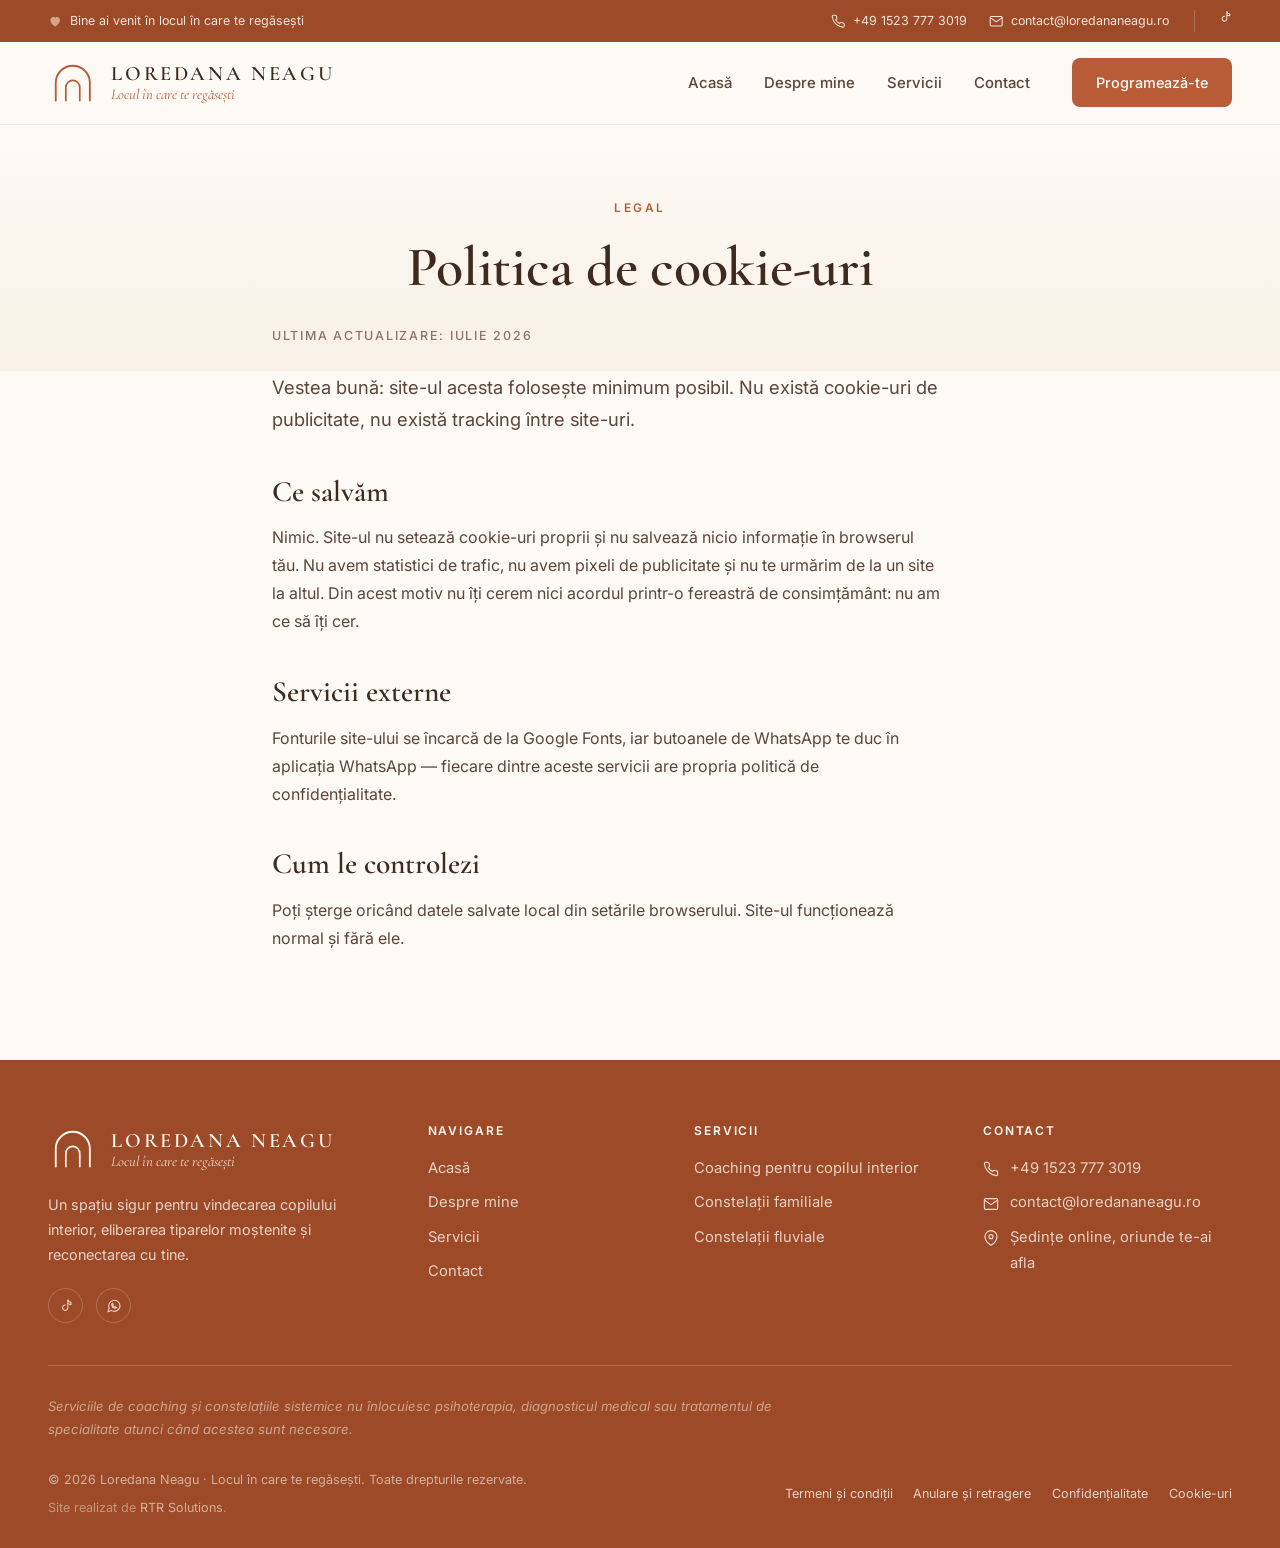
<file: cookies/index.html>
<!DOCTYPE html><html lang="ro"> <head><meta charset="UTF-8"><meta name="viewport" content="width=device-width, initial-scale=1.0"><title>Politica de cookie-uri | Loredana Neagu</title><meta name="description" content="Ce cookie-uri folosește site-ul loredananeagu.ro și cum le poți controla."><link rel="icon" type="image/svg+xml" href="/favicon.svg"><link rel="canonical" href="https://loredananeagu.ro/cookies"><meta property="og:type" content="website"><meta property="og:locale" content="ro_RO"><meta property="og:site_name" content="Loredana Neagu — Locul în care te regăsești"><meta property="og:title" content="Politica de cookie-uri | Loredana Neagu"><meta property="og:description" content="Ce cookie-uri folosește site-ul loredananeagu.ro și cum le poți controla."><meta property="og:url" content="https://loredananeagu.ro/cookies"><meta property="og:image" content="https://loredananeagu.ro/assets/social/imagineSocial.jpg"><meta name="twitter:card" content="summary_large_image"><script type="application/ld+json">{"@context":"https://schema.org","@graph":[{"@type":"WebSite","@id":"https://loredananeagu.ro/#site","url":"https://loredananeagu.ro","name":"Loredana Neagu — Locul în care te regăsești","inLanguage":"ro-RO","publisher":{"@id":"https://loredananeagu.ro/#serviciu"}},{"@type":"ProfessionalService","@id":"https://loredananeagu.ro/#serviciu","name":"Loredana Neagu — Locul în care te regăsești","description":"Atelierul Sinelui — spațiul tău de reconectare și vindecare interioară. Coaching și constelații sistemice pentru vindecarea copilului interior, a tiparului de respingere și a fricii de abandon. Loredana Neagu — coach acreditat și constelator sistemic.","url":"https://loredananeagu.ro","image":"https://loredananeagu.ro/assets/social/imagineSocial.jpg","email":"contact@loredananeagu.ro","telephone":"+49 1523 777 3019","founder":{"@id":"https://loredananeagu.ro/#loredana"},"priceRange":"200–900 RON","areaServed":[{"@type":"Country","name":"România"},{"@type":"Country","name":"Republica Moldova"},{"@type":"Country","name":"Germania"}],"availableLanguage":{"@type":"Language","name":"Romanian","alternateName":"ro"},"sameAs":["https://www.tiktok.com/@didi.scump"]},{"@type":"Person","@id":"https://loredananeagu.ro/#loredana","name":"Loredana Neagu","jobTitle":"Coach acreditat și constelator sistemic","description":"Sunt coach acreditat, constelator sistemic cu obiecte și constelator fluvial. Povestea mea își are rădăcinile într-o rană profundă: absența tatălui din viața mea și provocările de a crește doar alături de mamă. Această lipsă m-a determinat să caut răspunsuri despre apartenență, valoare personală și locul pe care îl ocupăm în familie.","url":"https://loredananeagu.ro/despre","image":"https://loredananeagu.ro/assets/social/imagineSocial.jpg","email":"contact@loredananeagu.ro","telephone":"+49 1523 777 3019","knowsLanguage":["ro","de"],"knowsAbout":["Vindecarea copilului interior","Constelații familiale sistemice","Constelații fluviale","Coaching pentru dezvoltare personală"],"sameAs":["https://www.tiktok.com/@didi.scump"]}]}</script><link rel="preconnect" href="https://fonts.googleapis.com"><link rel="preconnect" href="https://fonts.gstatic.com" crossorigin><link href="https://fonts.googleapis.com/css2?family=Cormorant+Garamond:ital,wght@0,400;0,500;0,600;0,700;1,400;1,500;1,600&family=Inter:wght@400;500;600&display=swap" rel="stylesheet"><link rel="stylesheet" href="/_astro/coaching-copil-interior.CrFe-5-D.css"></head> <body> <div class="topbar"> <div class="container topbar-inner"> <span class="topbar-welcome"> <svg class viewBox="0 0 24 24" aria-hidden="true"><path d="M12 21s-8-4.9-8-10.6C4 6.9 6.5 5 9 5c1.7 0 2.6.8 3 1.4.4-.6 1.3-1.4 3-1.4 2.5 0 5 1.9 5 5.4C20 16.1 12 21 12 21z"></path></svg><!-- Beneficii --><!-- Servicii / călătorii --> <span>Bine ai venit în locul în care te regăsești</span> </span> <div class="topbar-right"> <div class="topbar-contact"> <a href="https://wa.me/4915237773019" target="_blank" rel="noopener"> <svg class viewBox="0 0 24 24" aria-hidden="true"><path d="M22 16.9v3a2 2 0 0 1-2.2 2 19.8 19.8 0 0 1-8.6-3.1 19.5 19.5 0 0 1-6-6A19.8 19.8 0 0 1 2.1 4.2 2 2 0 0 1 4.1 2h3a2 2 0 0 1 2 1.7c.1 1 .4 1.9.7 2.8a2 2 0 0 1-.5 2.1L8.1 9.9a16 16 0 0 0 6 6l1.3-1.3a2 2 0 0 1 2.1-.4c.9.3 1.8.6 2.8.7a2 2 0 0 1 1.7 2z"></path></svg><!-- Beneficii --><!-- Servicii / călătorii --><span>+49 1523 777 3019</span> </a> <a href="mailto:contact@loredananeagu.ro"> <svg class viewBox="0 0 24 24" aria-hidden="true"><rect x="2" y="4" width="20" height="16" rx="2"></rect><path d="m22 6-10 7L2 6"></path></svg><!-- Beneficii --><!-- Servicii / călătorii --><span>contact@loredananeagu.ro</span> </a> </div> <div class="topbar-social"> <a href="https://www.tiktok.com/@didi.scump" target="_blank" rel="noopener" aria-label="TikTok"> <svg class viewBox="0 0 24 24" aria-hidden="true"><path d="M14.8 2.5v12.1a4 4 0 1 1-3.4-3.95"></path><path d="M14.8 2.5c.5 2.4 2.3 3.9 4.7 4.1v3.1c-1.8 0-3.4-.6-4.7-1.6"></path></svg><!-- Beneficii --><!-- Servicii / călătorii --> </a> </div> </div> </div> </div> <header class="navbar" role="banner"> <div class="container nav-inner"> <a href="/" class="brand" aria-label="Loredana Neagu — Locul în care te regăsești"> <svg class="brand-mark" viewBox="0 0 64 64" fill="none" stroke="currentColor" stroke-linecap="round" aria-hidden="true"> <path d="M10 55V32a22 22 0 0 1 44 0v23" stroke-width="2.4"></path> <path d="M23 55V38a9 9 0 0 1 18 0v17" stroke-width="2.2"></path> </svg> <span class="brand-text"> <span class="brand-name">Loredana Neagu</span> <span class="brand-tag">Locul în care te regăsești</span> </span> </a> <nav class="nav-links" role="navigation" aria-label="Meniu principal"> <a href="/">Acasă</a><a href="/despre">Despre mine</a><a href="/servicii">Servicii</a><a href="/contact">Contact</a> <a href="https://wa.me/4915237773019" target="_blank" rel="noopener" class="nav-cta">Programează-te</a> </nav> <button class="nav-toggle" aria-label="Deschide meniul" aria-expanded="false"> <span></span><span></span><span></span> </button> </div> </header> <div class="nav-overlay"></div> <main>  <section class="page-hero" style="padding-bottom: 1.5rem;"> <div class="container-narrow"> <span class="eyebrow reveal">Legal</span> <h1 class="reveal">Politica de cookie-uri</h1> <div class="prose-meta reveal reveal-delay-1" style="margin-top: 1.6rem;"> <span>Ultima actualizare: iulie 2026</span> </div> </div> </section> <section style="padding-top: 0;"> <div class="container-narrow"> <div class="prose reveal"> <!-- TODO(real): dacă la dezvoltare se adaugă analytics, politica se completează --> <p>
Vestea bună: site-ul acesta folosește minimum posibil. Nu există cookie-uri de
          publicitate, nu există tracking între site-uri.
</p> <h2>Ce salvăm</h2> <p>
Nimic. Site-ul nu setează cookie-uri proprii și nu salvează nicio informație în
          browserul tău. Nu avem statistici de trafic, nu avem pixeli de publicitate și nu
          te urmărim de la un site la altul. Din acest motiv nu îți cerem nici acordul
          printr-o fereastră de consimțământ: nu am ce să îți cer.
</p> <h2>Servicii externe</h2> <p>
Fonturile site-ului se încarcă de la Google Fonts, iar butoanele de WhatsApp
          te duc în aplicația WhatsApp — fiecare dintre aceste servicii are propria
          politică de confidențialitate.
</p> <h2>Cum le controlezi</h2> <p>
Poți șterge oricând datele salvate local din setările browserului. Site-ul
          funcționează normal și fără ele.
</p> </div> </div> </section>  </main> <footer class="footer"> <div class="container"> <div class="footer-grid"> <div class="footer-brand"> <a href="/" class="brand" aria-label="Loredana Neagu — Locul în care te regăsești"> <svg class="brand-mark" viewBox="0 0 64 64" fill="none" stroke="currentColor" stroke-linecap="round" aria-hidden="true"> <path d="M10 55V32a22 22 0 0 1 44 0v23" stroke-width="2.4"></path> <path d="M23 55V38a9 9 0 0 1 18 0v17" stroke-width="2.2"></path> </svg> <span class="brand-text"> <span class="brand-name">Loredana Neagu</span> <span class="brand-tag">Locul în care te regăsești</span> </span> </a> <p>Un spațiu sigur pentru vindecarea copilului interior, eliberarea tiparelor moștenite și reconectarea cu tine.</p> <div class="footer-social"> <a href="https://www.tiktok.com/@didi.scump" target="_blank" rel="noopener" aria-label="TikTok"> <svg class viewBox="0 0 24 24" aria-hidden="true"><path d="M14.8 2.5v12.1a4 4 0 1 1-3.4-3.95"></path><path d="M14.8 2.5c.5 2.4 2.3 3.9 4.7 4.1v3.1c-1.8 0-3.4-.6-4.7-1.6"></path></svg><!-- Beneficii --><!-- Servicii / călătorii --> </a> <a href="https://wa.me/4915237773019" target="_blank" rel="noopener" aria-label="WhatsApp"><svg class viewBox="0 0 24 24" aria-hidden="true"><path d="M21 11.5a8.5 8.5 0 0 1-12.6 7.4L3 20.5l1.7-5.2A8.5 8.5 0 1 1 21 11.5z"></path><path d="M8.6 9.2c0 3.5 2.6 6.1 6.1 6.1l1.3-1.3-2.2-1-.9.9c-1.3-.5-2.3-1.5-2.8-2.8l.9-.9-1-2.2-1.4 1.2z"></path></svg><!-- Beneficii --><!-- Servicii / călătorii --></a> </div> </div> <div class="footer-col"> <h4>Navigare</h4> <ul> <li><a href="/">Acasă</a></li> <li><a href="/despre">Despre mine</a></li> <li><a href="/servicii">Servicii</a></li> <li><a href="/contact">Contact</a></li> </ul> </div> <div class="footer-col"> <h4>Servicii</h4> <ul> <li><a href="/coaching-copil-interior">Coaching pentru copilul interior</a></li> <li><a href="/constelatii-familiale">Constelații familiale</a></li> <li><a href="/constelatii-fluviale">Constelații fluviale</a></li> </ul> </div> <div class="footer-col"> <h4>Contact</h4> <ul> <li class="footer-contact-line"> <svg class viewBox="0 0 24 24" aria-hidden="true"><path d="M22 16.9v3a2 2 0 0 1-2.2 2 19.8 19.8 0 0 1-8.6-3.1 19.5 19.5 0 0 1-6-6A19.8 19.8 0 0 1 2.1 4.2 2 2 0 0 1 4.1 2h3a2 2 0 0 1 2 1.7c.1 1 .4 1.9.7 2.8a2 2 0 0 1-.5 2.1L8.1 9.9a16 16 0 0 0 6 6l1.3-1.3a2 2 0 0 1 2.1-.4c.9.3 1.8.6 2.8.7a2 2 0 0 1 1.7 2z"></path></svg><!-- Beneficii --><!-- Servicii / călătorii --> <a href="https://wa.me/4915237773019" target="_blank" rel="noopener">+49 1523 777 3019</a> </li> <li class="footer-contact-line"> <svg class viewBox="0 0 24 24" aria-hidden="true"><rect x="2" y="4" width="20" height="16" rx="2"></rect><path d="m22 6-10 7L2 6"></path></svg><!-- Beneficii --><!-- Servicii / călătorii --> <a href="mailto:contact@loredananeagu.ro">contact@loredananeagu.ro</a> </li> <li class="footer-contact-line"> <svg class viewBox="0 0 24 24" aria-hidden="true"><path d="M21 10c0 7-9 13-9 13s-9-6-9-13a9 9 0 0 1 18 0z"></path><circle cx="12" cy="10" r="3"></circle></svg><!-- Beneficii --><!-- Servicii / călătorii --> <span>Ședințe online, oriunde te-ai afla</span> </li> </ul> </div> </div> <div class="footer-disclaimer">Serviciile de coaching și constelațiile sistemice nu înlocuiesc psihoterapia, diagnosticul medical sau tratamentul de specialitate atunci când acestea sunt necesare.</div> <div class="footer-bottom"> <span>
© 2026 Loredana Neagu · Locul în care te regăsești. Toate drepturile rezervate.
<span class="footer-credit">Site realizat de <a href="https://rtrsolutions.ro" target="_blank" rel="noopener">RTR Solutions</a>.</span> </span> <div class="footer-legal-links"> <a href="/termeni">Termeni și condiții</a> <a href="/anulare-si-retragere">Anulare și retragere</a> <a href="/confidentialitate">Confidențialitate</a> <a href="/cookies">Cookie-uri</a> </div> </div> </div> </footer> <button class="back-to-top" aria-label="Înapoi sus"> <svg viewBox="0 0 24 24"><polyline points="18 15 12 9 6 15"></polyline></svg> </button> <script type="module">const c=document.querySelector(".navbar"),p=document.querySelector(".back-to-top"),g=()=>{c?.classList.toggle("is-scrolled",window.scrollY>10),p?.classList.toggle("is-visible",window.scrollY>700)},r=document.querySelector(".nav-toggle"),a=document.querySelector(".nav-links"),d=document.querySelector(".nav-overlay"),u=()=>{r?.setAttribute("aria-expanded","false"),a?.classList.remove("is-open"),d?.classList.remove("is-open"),c?.classList.remove("menu-open"),document.body.style.overflow=""};r?.addEventListener("click",()=>{const e=r.getAttribute("aria-expanded")==="true";r.setAttribute("aria-expanded",String(!e)),a?.classList.toggle("is-open",!e),d?.classList.toggle("is-open",!e),c?.classList.toggle("menu-open",!e),document.body.style.overflow=e?"":"hidden"});d?.addEventListener("click",u);a?.querySelectorAll("a").forEach(e=>e.addEventListener("click",u));document.addEventListener("keydown",e=>{e.key==="Escape"&&u()});let i=null;const y=window.matchMedia("(pointer: fine)").matches&&!window.matchMedia("(prefers-reduced-motion: reduce)").matches;if(y){let n=window.scrollY,t=window.scrollY,l=null,s=!1;const h=()=>document.documentElement.scrollHeight-window.innerHeight,w=o=>Math.max(0,Math.min(o,h())),v=()=>{const o=n-t;if(Math.abs(o)<.4){t=n,window.scrollTo(0,t),s=!1,l=null;return}t+=o*.14,window.scrollTo(0,t),l=requestAnimationFrame(v)},m=()=>{s||(t=window.scrollY,s=!0),l===null&&(l=requestAnimationFrame(v))};window.addEventListener("wheel",o=>{if(o.ctrlKey||document.body.style.overflow==="hidden")return;o.preventDefault(),s||(t=window.scrollY,n=t);const b=o.deltaMode===1?o.deltaY*16:o.deltaY;n=w(n+b),m()},{passive:!1}),window.addEventListener("scroll",()=>{s||(t=window.scrollY,n=t)},{passive:!0}),i=o=>{n=w(o),m()}}p?.addEventListener("click",()=>{i?i(0):window.scrollTo({top:0,behavior:"smooth"})});window.addEventListener("scroll",g,{passive:!0});g();const f=document.querySelectorAll(".reveal, .reveal-img");if("IntersectionObserver"in window){const e=new IntersectionObserver(n=>{for(const t of n)t.isIntersecting&&(t.target.classList.add("is-visible"),e.unobserve(t.target))},{threshold:.1,rootMargin:"0px 0px -40px 0px"});f.forEach(n=>e.observe(n))}else f.forEach(e=>e.classList.add("is-visible"));</script> </body> </html>
</file>
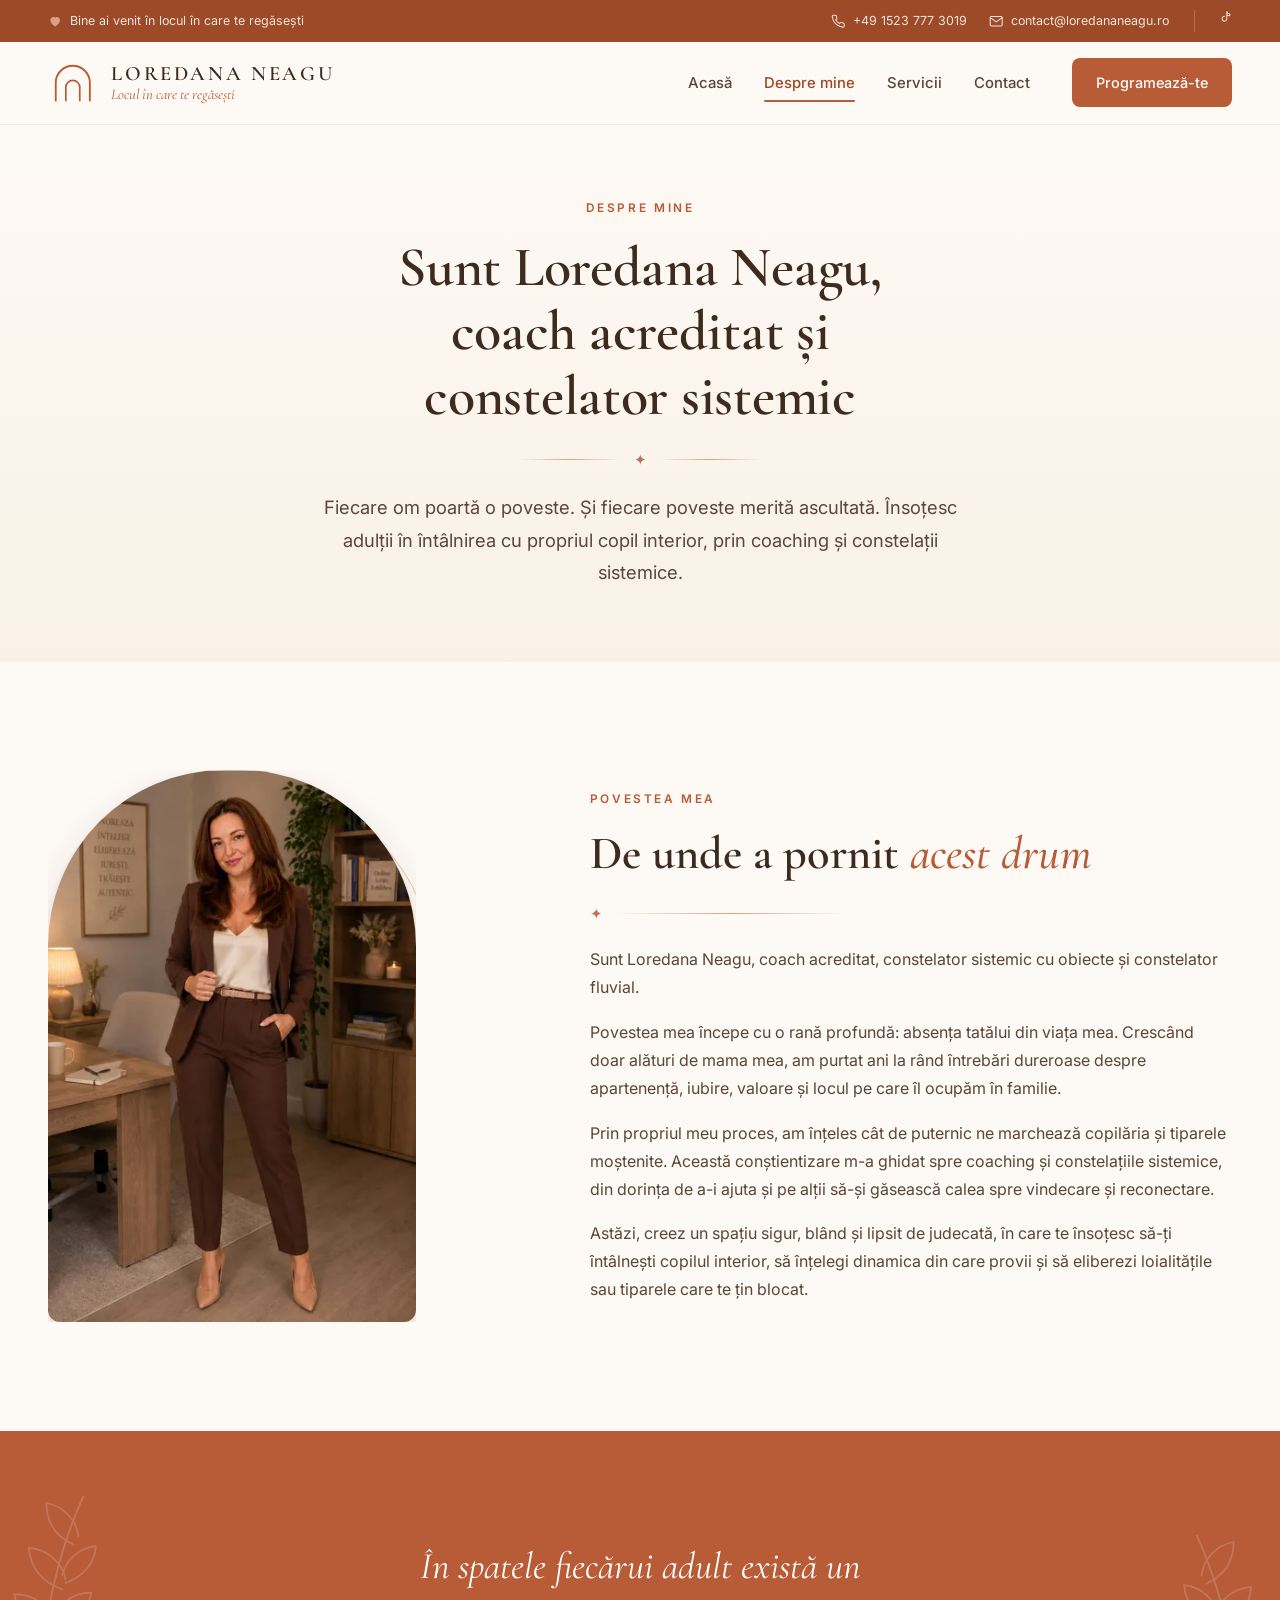
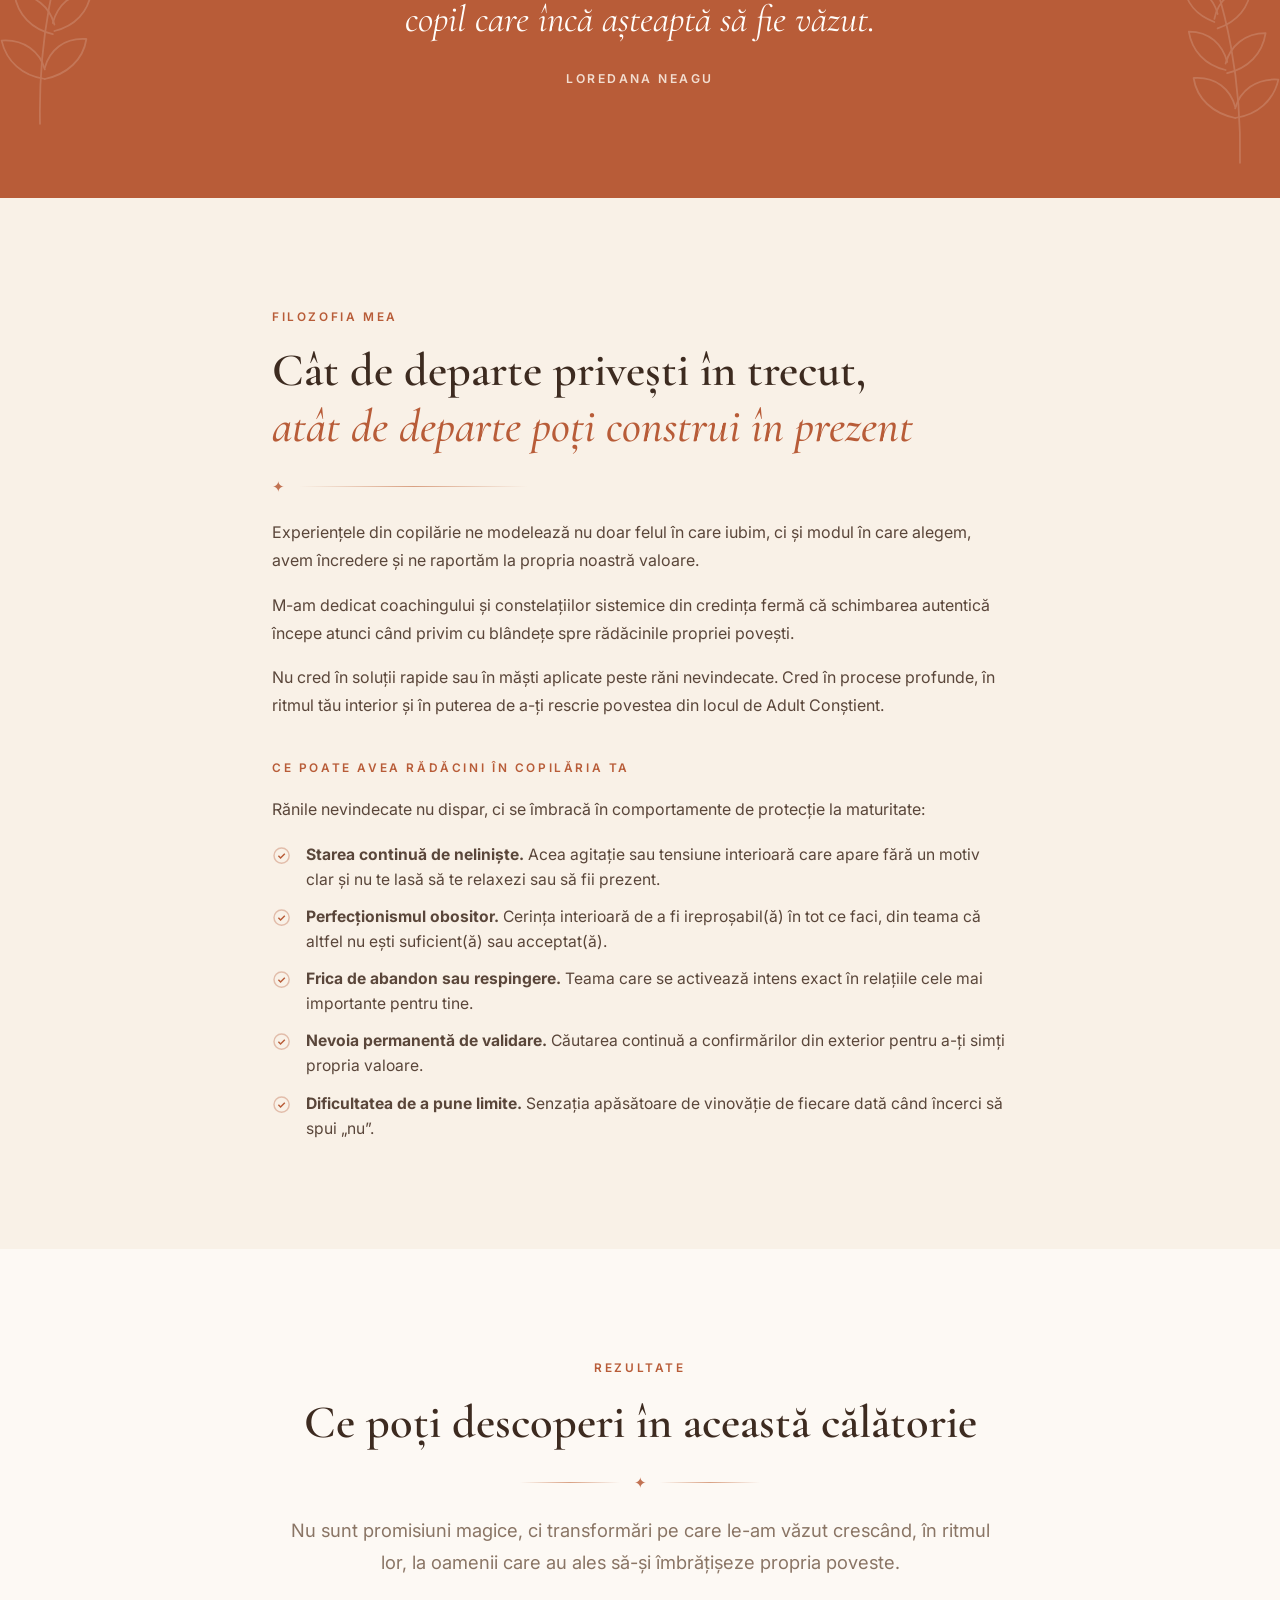
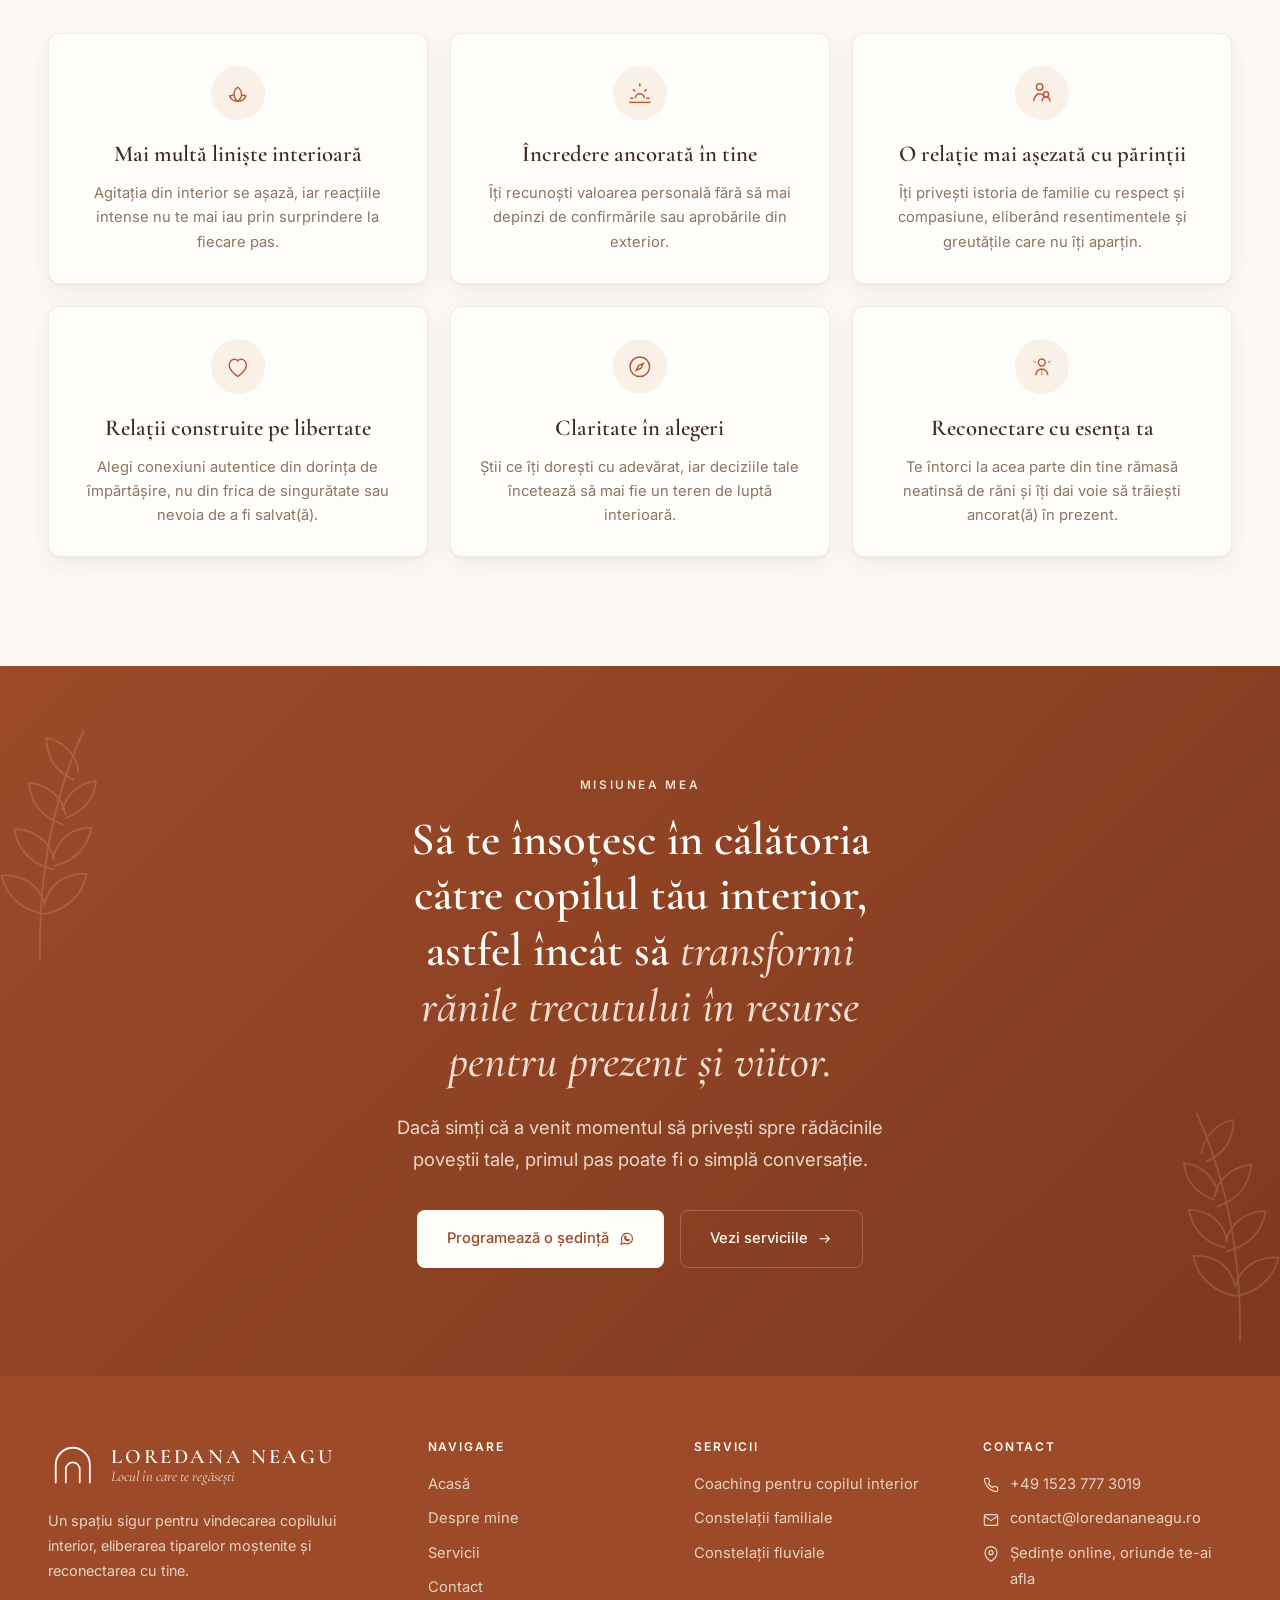
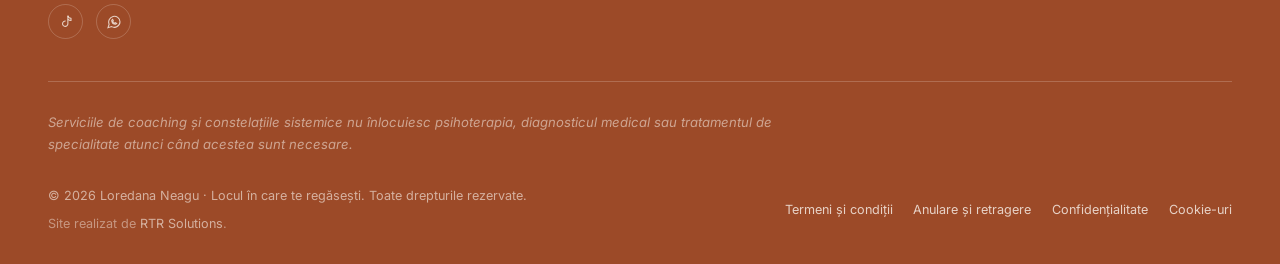
<file: despre/index.html>
<!DOCTYPE html><html lang="ro"> <head><meta charset="UTF-8"><meta name="viewport" content="width=device-width, initial-scale=1.0"><title>Loredana Neagu — coach acreditat și constelator sistemic</title><meta name="description" content="Loredana Neagu, coach acreditat, constelator sistemic cu obiecte și constelator fluvial. Povestea din spatele muncii mele și felul în care însoțesc adulții în vindecarea copilului interior."><link rel="icon" type="image/svg+xml" href="/favicon.svg"><link rel="canonical" href="https://loredananeagu.ro/despre"><meta property="og:type" content="website"><meta property="og:locale" content="ro_RO"><meta property="og:site_name" content="Loredana Neagu — Locul în care te regăsești"><meta property="og:title" content="Loredana Neagu — coach acreditat și constelator sistemic"><meta property="og:description" content="Loredana Neagu, coach acreditat, constelator sistemic cu obiecte și constelator fluvial. Povestea din spatele muncii mele și felul în care însoțesc adulții în vindecarea copilului interior."><meta property="og:url" content="https://loredananeagu.ro/despre"><meta property="og:image" content="https://loredananeagu.ro/assets/social/imagineSocial.jpg"><meta name="twitter:card" content="summary_large_image"><script type="application/ld+json">{"@context":"https://schema.org","@graph":[{"@type":"WebSite","@id":"https://loredananeagu.ro/#site","url":"https://loredananeagu.ro","name":"Loredana Neagu — Locul în care te regăsești","inLanguage":"ro-RO","publisher":{"@id":"https://loredananeagu.ro/#serviciu"}},{"@type":"ProfessionalService","@id":"https://loredananeagu.ro/#serviciu","name":"Loredana Neagu — Locul în care te regăsești","description":"Atelierul Sinelui — spațiul tău de reconectare și vindecare interioară. Coaching și constelații sistemice pentru vindecarea copilului interior, a tiparului de respingere și a fricii de abandon. Loredana Neagu — coach acreditat și constelator sistemic.","url":"https://loredananeagu.ro","image":"https://loredananeagu.ro/assets/social/imagineSocial.jpg","email":"contact@loredananeagu.ro","telephone":"+49 1523 777 3019","founder":{"@id":"https://loredananeagu.ro/#loredana"},"priceRange":"200–900 RON","areaServed":[{"@type":"Country","name":"România"},{"@type":"Country","name":"Republica Moldova"},{"@type":"Country","name":"Germania"}],"availableLanguage":{"@type":"Language","name":"Romanian","alternateName":"ro"},"sameAs":["https://www.tiktok.com/@didi.scump"]},{"@type":"Person","@id":"https://loredananeagu.ro/#loredana","name":"Loredana Neagu","jobTitle":"Coach acreditat și constelator sistemic","description":"Sunt coach acreditat, constelator sistemic cu obiecte și constelator fluvial. Povestea mea își are rădăcinile într-o rană profundă: absența tatălui din viața mea și provocările de a crește doar alături de mamă. Această lipsă m-a determinat să caut răspunsuri despre apartenență, valoare personală și locul pe care îl ocupăm în familie.","url":"https://loredananeagu.ro/despre","image":"https://loredananeagu.ro/assets/social/imagineSocial.jpg","email":"contact@loredananeagu.ro","telephone":"+49 1523 777 3019","knowsLanguage":["ro","de"],"knowsAbout":["Vindecarea copilului interior","Constelații familiale sistemice","Constelații fluviale","Coaching pentru dezvoltare personală"],"sameAs":["https://www.tiktok.com/@didi.scump"]},{"@type":"BreadcrumbList","itemListElement":[{"@type":"ListItem","position":1,"name":"Acasă","item":"https://loredananeagu.ro"},{"@type":"ListItem","position":2,"name":"Despre mine","item":"https://loredananeagu.ro/despre"}]}]}</script><link rel="preconnect" href="https://fonts.googleapis.com"><link rel="preconnect" href="https://fonts.gstatic.com" crossorigin><link href="https://fonts.googleapis.com/css2?family=Cormorant+Garamond:ital,wght@0,400;0,500;0,600;0,700;1,400;1,500;1,600&family=Inter:wght@400;500;600&display=swap" rel="stylesheet"><link rel="stylesheet" href="/_astro/coaching-copil-interior.CrFe-5-D.css"></head> <body> <div class="topbar"> <div class="container topbar-inner"> <span class="topbar-welcome"> <svg class viewBox="0 0 24 24" aria-hidden="true"><path d="M12 21s-8-4.9-8-10.6C4 6.9 6.5 5 9 5c1.7 0 2.6.8 3 1.4.4-.6 1.3-1.4 3-1.4 2.5 0 5 1.9 5 5.4C20 16.1 12 21 12 21z"></path></svg><!-- Beneficii --><!-- Servicii / călătorii --> <span>Bine ai venit în locul în care te regăsești</span> </span> <div class="topbar-right"> <div class="topbar-contact"> <a href="https://wa.me/4915237773019" target="_blank" rel="noopener"> <svg class viewBox="0 0 24 24" aria-hidden="true"><path d="M22 16.9v3a2 2 0 0 1-2.2 2 19.8 19.8 0 0 1-8.6-3.1 19.5 19.5 0 0 1-6-6A19.8 19.8 0 0 1 2.1 4.2 2 2 0 0 1 4.1 2h3a2 2 0 0 1 2 1.7c.1 1 .4 1.9.7 2.8a2 2 0 0 1-.5 2.1L8.1 9.9a16 16 0 0 0 6 6l1.3-1.3a2 2 0 0 1 2.1-.4c.9.3 1.8.6 2.8.7a2 2 0 0 1 1.7 2z"></path></svg><!-- Beneficii --><!-- Servicii / călătorii --><span>+49 1523 777 3019</span> </a> <a href="mailto:contact@loredananeagu.ro"> <svg class viewBox="0 0 24 24" aria-hidden="true"><rect x="2" y="4" width="20" height="16" rx="2"></rect><path d="m22 6-10 7L2 6"></path></svg><!-- Beneficii --><!-- Servicii / călătorii --><span>contact@loredananeagu.ro</span> </a> </div> <div class="topbar-social"> <a href="https://www.tiktok.com/@didi.scump" target="_blank" rel="noopener" aria-label="TikTok"> <svg class viewBox="0 0 24 24" aria-hidden="true"><path d="M14.8 2.5v12.1a4 4 0 1 1-3.4-3.95"></path><path d="M14.8 2.5c.5 2.4 2.3 3.9 4.7 4.1v3.1c-1.8 0-3.4-.6-4.7-1.6"></path></svg><!-- Beneficii --><!-- Servicii / călătorii --> </a> </div> </div> </div> </div> <header class="navbar" role="banner"> <div class="container nav-inner"> <a href="/" class="brand" aria-label="Loredana Neagu — Locul în care te regăsești"> <svg class="brand-mark" viewBox="0 0 64 64" fill="none" stroke="currentColor" stroke-linecap="round" aria-hidden="true"> <path d="M10 55V32a22 22 0 0 1 44 0v23" stroke-width="2.4"></path> <path d="M23 55V38a9 9 0 0 1 18 0v17" stroke-width="2.2"></path> </svg> <span class="brand-text"> <span class="brand-name">Loredana Neagu</span> <span class="brand-tag">Locul în care te regăsești</span> </span> </a> <nav class="nav-links" role="navigation" aria-label="Meniu principal"> <a href="/">Acasă</a><a href="/despre" aria-current="page">Despre mine</a><a href="/servicii">Servicii</a><a href="/contact">Contact</a> <a href="https://wa.me/4915237773019" target="_blank" rel="noopener" class="nav-cta">Programează-te</a> </nav> <button class="nav-toggle" aria-label="Deschide meniul" aria-expanded="false"> <span></span><span></span><span></span> </button> </div> </header> <div class="nav-overlay"></div> <main>   <section class="page-hero"> <div class="container"> <span class="eyebrow reveal">Despre mine</span> <h1 class="reveal">Sunt Loredana Neagu, coach acreditat și constelator sistemic</h1> <div class="ornament ornament-center reveal reveal-delay-1"><span>✦</span></div> <p class="lead reveal reveal-delay-1">Fiecare om poartă o poveste. Și fiecare poveste merită ascultată. Însoțesc adulții în întâlnirea cu propriul copil interior, prin coaching și constelații sistemice.</p> </div> </section>  <section> <div class="container"> <div class="about-grid"> <div class="about-photo reveal-img"> <img src="/_astro/imagine.DiCAqVoE_cvnD8.webp" srcset="/_astro/imagine.DiCAqVoE_2a3xrv.webp 400w, /_astro/imagine.DiCAqVoE_mXCat.webp 800w" alt="Loredana Neagu, coach acreditat și constelator sistemic" sizes="(max-width: 900px) 100vw, 23rem" loading="lazy" decoding="async" fetchpriority="auto" width="1023" height="1537"> </div> <div class="reveal reveal-delay-1"> <span class="eyebrow">Povestea mea</span> <h2>De unde a pornit <em>acest drum</em></h2> <div class="ornament ornament-left"><span>✦</span></div> <p>Sunt Loredana Neagu, coach acreditat, constelator sistemic cu obiecte și constelator fluvial.</p><p>Povestea mea începe cu o rană profundă: absența tatălui din viața mea. Crescând doar alături de mama mea, am purtat ani la rând întrebări dureroase despre apartenență, iubire, valoare și locul pe care îl ocupăm în familie.</p><p>Prin propriul meu proces, am înțeles cât de puternic ne marchează copilăria și tiparele moștenite. Această conștientizare m-a ghidat spre coaching și constelațiile sistemice, din dorința de a-i ajuta și pe alții să-și găsească calea spre vindecare și reconectare.</p><p>Astăzi, creez un spațiu sigur, blând și lipsit de judecată, în care te însoțesc să-ți întâlnești copilul interior, să înțelegi dinamica din care provii și să eliberezi loialitățile sau tiparele care te țin blocat.</p> </div> </div> </div> </section>  <section class="quote-band"> <span class="leaf-decor leaf-tl" aria-hidden="true"> <svg viewBox="0 0 110 170" fill="none" stroke="currentColor" stroke-width="1.1" stroke-linecap="round" stroke-linejoin="round"> <path d="M55 168C56 120 48 70 28 26"></path> <path d="M52 140c14-2 24-11 27-24-14-1-24 7-27 18"></path> <path d="M47 112c13-3 22-12 24-25-13 0-22 8-25 19"></path> <path d="M41 84c12-4 20-13 21-26-12 1-21 9-23 20"></path> <path d="M34 56c11-5 17-14 17-26-11 2-19 11-20 21"></path> <path d="M52 140c-14-3-24-12-26-25 14-1 23 7 26 18"></path> <path d="M46 110c-13-3-21-12-23-24 13 0 21 8 24 19"></path> <path d="M39 80c-11-4-18-12-19-23 11 1 19 9 21 18"></path> </svg> </span> <span class="leaf-decor leaf-br" aria-hidden="true"> <svg viewBox="0 0 110 170" fill="none" stroke="currentColor" stroke-width="1.1" stroke-linecap="round" stroke-linejoin="round"> <path d="M55 168C56 120 48 70 28 26"></path> <path d="M52 140c14-2 24-11 27-24-14-1-24 7-27 18"></path> <path d="M47 112c13-3 22-12 24-25-13 0-22 8-25 19"></path> <path d="M41 84c12-4 20-13 21-26-12 1-21 9-23 20"></path> <path d="M34 56c11-5 17-14 17-26-11 2-19 11-20 21"></path> <path d="M52 140c-14-3-24-12-26-25 14-1 23 7 26 18"></path> <path d="M46 110c-13-3-21-12-23-24 13 0 21 8 24 19"></path> <path d="M39 80c-11-4-18-12-19-23 11 1 19 9 21 18"></path> </svg> </span> <div class="container"> <figure class="reveal"> <blockquote>În spatele fiecărui adult există un copil care încă așteaptă să fie văzut.</blockquote> <figcaption>Loredana Neagu</figcaption> </figure> </div> </section>  <section class="section-warm"> <div class="container-narrow"> <div class="reveal"> <span class="eyebrow">Filozofia mea</span> <h2>Cât de departe privești în trecut, <em>atât de departe poți construi în prezent</em></h2> <div class="ornament ornament-left"><span>✦</span></div> <p>Experiențele din copilărie ne modelează nu doar felul în care iubim, ci și modul în care alegem, avem încredere și ne raportăm la propria noastră valoare.</p><p>M-am dedicat coachingului și constelațiilor sistemice din credința fermă că schimbarea autentică începe atunci când privim cu blândețe spre rădăcinile propriei povești.</p><p>Nu cred în soluții rapide sau în măști aplicate peste răni nevindecate. Cred în procese profunde, în ritmul tău interior și în puterea de a-ți rescrie povestea din locul de Adult Conștient.</p> </div> <div class="reveal reveal-delay-1" style="margin-top: 2.4rem;"> <span class="eyebrow">Ce poate avea rădăcini în copilăria ta</span> <p style="margin-bottom: 1.2rem;">Rănile nevindecate nu dispar, ci se îmbracă în comportamente de protecție la maturitate:</p> <ul class="check-list"> <li><svg class viewBox="0 0 24 24" aria-hidden="true"><circle cx="12" cy="12" r="9.5" opacity=".35"></circle><path d="m8 12.2 2.7 2.7L16 9.6"></path></svg><!-- Beneficii --><!-- Servicii / călătorii --><span><strong>Starea continuă de neliniște.</strong> Acea agitație sau tensiune interioară care apare fără un motiv clar și nu te lasă să te relaxezi sau să fii prezent.</span></li><li><svg class viewBox="0 0 24 24" aria-hidden="true"><circle cx="12" cy="12" r="9.5" opacity=".35"></circle><path d="m8 12.2 2.7 2.7L16 9.6"></path></svg><!-- Beneficii --><!-- Servicii / călătorii --><span><strong>Perfecționismul obositor.</strong> Cerința interioară de a fi ireproșabil(ă) în tot ce faci, din teama că altfel nu ești suficient(ă) sau acceptat(ă).</span></li><li><svg class viewBox="0 0 24 24" aria-hidden="true"><circle cx="12" cy="12" r="9.5" opacity=".35"></circle><path d="m8 12.2 2.7 2.7L16 9.6"></path></svg><!-- Beneficii --><!-- Servicii / călătorii --><span><strong>Frica de abandon sau respingere.</strong> Teama care se activează intens exact în relațiile cele mai importante pentru tine.</span></li><li><svg class viewBox="0 0 24 24" aria-hidden="true"><circle cx="12" cy="12" r="9.5" opacity=".35"></circle><path d="m8 12.2 2.7 2.7L16 9.6"></path></svg><!-- Beneficii --><!-- Servicii / călătorii --><span><strong>Nevoia permanentă de validare.</strong> Căutarea continuă a confirmărilor din exterior pentru a-ți simți propria valoare.</span></li><li><svg class viewBox="0 0 24 24" aria-hidden="true"><circle cx="12" cy="12" r="9.5" opacity=".35"></circle><path d="m8 12.2 2.7 2.7L16 9.6"></path></svg><!-- Beneficii --><!-- Servicii / călătorii --><span><strong>Dificultatea de a pune limite.</strong> Senzația apăsătoare de vinovăție de fiecare dată când încerci să spui „nu”.</span></li> </ul> </div> </div> </section>  <section> <div class="container"> <div class="section-head reveal"> <span class="eyebrow">Rezultate</span> <h2>Ce poți descoperi în această călătorie</h2> <div class="ornament ornament-center"><span>✦</span></div> <p>Nu sunt promisiuni magice, ci transformări pe care le-am văzut crescând, în ritmul lor, la oamenii care au ales să-și îmbrățișeze propria poveste.</p> </div> <div class="services-grid"> <article class="service-card reveal"> <span class="service-icon"><!-- Beneficii --><svg class viewBox="0 0 24 24" aria-hidden="true"><path d="M12 20c-3.5 0-6.4-2-7.6-5 1.2-.6 2.4-.8 3.6-.6"></path><path d="M12 20c3.5 0 6.4-2 7.6-5-1.2-.6-2.4-.8-3.6-.6"></path><path d="M12 20c-2.2-1.6-3.5-4-3.5-6.6 0-2.6 1.3-5 3.5-6.6 2.2 1.6 3.5 4 3.5 6.6 0 2.6-1.3 5-3.5 6.6z"></path></svg><!-- Servicii / călătorii --></span> <h3>Mai multă liniște interioară</h3> <p>Agitația din interior se așază, iar reacțiile intense nu te mai iau prin surprindere la fiecare pas.</p> </article><article class="service-card reveal reveal-delay-1"> <span class="service-icon"><!-- Beneficii --><svg class viewBox="0 0 24 24" aria-hidden="true"><path d="M12 3v3M5.6 8.6 7.7 10.7M18.4 8.6 16.3 10.7M3 17h3M18 17h3"></path><path d="M8 17a4 4 0 0 1 8 0"></path><path d="M2 21h20"></path></svg><!-- Servicii / călătorii --></span> <h3>Încredere ancorată în tine</h3> <p>Îți recunoști valoarea personală fără să mai depinzi de confirmările sau aprobările din exterior.</p> </article><article class="service-card reveal reveal-delay-2"> <span class="service-icon"><!-- Beneficii --><!-- Servicii / călătorii --><svg class viewBox="0 0 24 24" aria-hidden="true"><circle cx="10" cy="6.5" r="3"></circle><path d="M4.5 20c0-4 2.5-7 5.5-7 1.6 0 3 .8 4 2.2"></path><circle cx="16" cy="13.5" r="2.4"></circle><path d="M12.2 20c.3-2.4 1.9-4 3.8-4s3.5 1.6 3.8 4"></path></svg></span> <h3>O relație mai așezată cu părinții</h3> <p>Îți privești istoria de familie cu respect și compasiune, eliberând resentimentele și greutățile care nu îți aparțin.</p> </article><article class="service-card reveal"> <span class="service-icon"><svg class viewBox="0 0 24 24" aria-hidden="true"><path d="M12 21s-8-4.9-8-10.6C4 6.9 6.5 5 9 5c1.7 0 2.6.8 3 1.4.4-.6 1.3-1.4 3-1.4 2.5 0 5 1.9 5 5.4C20 16.1 12 21 12 21z"></path></svg><!-- Beneficii --><!-- Servicii / călătorii --></span> <h3>Relații construite pe libertate</h3> <p>Alegi conexiuni autentice din dorința de împărtășire, nu din frica de singurătate sau nevoia de a fi salvat(ă).</p> </article><article class="service-card reveal reveal-delay-1"> <span class="service-icon"><!-- Beneficii --><!-- Servicii / călătorii --><svg class viewBox="0 0 24 24" aria-hidden="true"><circle cx="12" cy="12" r="9.2"></circle><path d="m15.2 8.8-2 4.4-4.4 2 2-4.4z"></path></svg></span> <h3>Claritate în alegeri</h3> <p>Știi ce îți dorești cu adevărat, iar deciziile tale încetează să mai fie un teren de luptă interioară.</p> </article><article class="service-card reveal reveal-delay-2"> <span class="service-icon"><!-- Beneficii --><!-- Servicii / călătorii --><svg class viewBox="0 0 24 24" aria-hidden="true"><circle cx="12" cy="8" r="3.2"></circle><path d="M6.5 20c0-3.4 2.5-6 5.5-6s5.5 2.6 5.5 6"></path><path d="M12 14v6" opacity=".5"></path><path d="M4 6.5c.9.3 1.5 1 1.8 2M20 6.5c-.9.3-1.5 1-1.8 2" opacity=".6"></path></svg></span> <h3>Reconectare cu esența ta</h3> <p>Te întorci la acea parte din tine rămasă neatinsă de răni și îți dai voie să trăiești ancorat(ă) în prezent.</p> </article> </div> </div> </section>  <section class="cta-final"> <span class="leaf-decor leaf-tl" aria-hidden="true"> <svg viewBox="0 0 110 170" fill="none" stroke="currentColor" stroke-width="1.1" stroke-linecap="round" stroke-linejoin="round"> <path d="M55 168C56 120 48 70 28 26"></path> <path d="M52 140c14-2 24-11 27-24-14-1-24 7-27 18"></path> <path d="M47 112c13-3 22-12 24-25-13 0-22 8-25 19"></path> <path d="M41 84c12-4 20-13 21-26-12 1-21 9-23 20"></path> <path d="M34 56c11-5 17-14 17-26-11 2-19 11-20 21"></path> <path d="M52 140c-14-3-24-12-26-25 14-1 23 7 26 18"></path> <path d="M46 110c-13-3-21-12-23-24 13 0 21 8 24 19"></path> <path d="M39 80c-11-4-18-12-19-23 11 1 19 9 21 18"></path> </svg> </span> <span class="leaf-decor leaf-br" aria-hidden="true"> <svg viewBox="0 0 110 170" fill="none" stroke="currentColor" stroke-width="1.1" stroke-linecap="round" stroke-linejoin="round"> <path d="M55 168C56 120 48 70 28 26"></path> <path d="M52 140c14-2 24-11 27-24-14-1-24 7-27 18"></path> <path d="M47 112c13-3 22-12 24-25-13 0-22 8-25 19"></path> <path d="M41 84c12-4 20-13 21-26-12 1-21 9-23 20"></path> <path d="M34 56c11-5 17-14 17-26-11 2-19 11-20 21"></path> <path d="M52 140c-14-3-24-12-26-25 14-1 23 7 26 18"></path> <path d="M46 110c-13-3-21-12-23-24 13 0 21 8 24 19"></path> <path d="M39 80c-11-4-18-12-19-23 11 1 19 9 21 18"></path> </svg> </span> <div class="container"> <span class="eyebrow reveal">Misiunea mea</span> <h2 class="reveal">Să te însoțesc în călătoria către copilul tău interior, astfel încât să <em>transformi rănile trecutului în resurse pentru prezent și viitor.</em></h2> <p class="reveal reveal-delay-1">Dacă simți că a venit momentul să privești spre rădăcinile poveștii tale, primul pas poate fi o simplă conversație.</p> <div class="cta-buttons reveal reveal-delay-2"> <a href="https://wa.me/4915237773019?text=Bun%C4%83%20ziua!%20A%C8%99%20dori%20s%C4%83%20programez%20o%20%C8%99edin%C8%9B%C4%83." target="_blank" rel="noopener" class="btn btn-light"> Programează o ședință <svg class viewBox="0 0 24 24" aria-hidden="true"><path d="M21 11.5a8.5 8.5 0 0 1-12.6 7.4L3 20.5l1.7-5.2A8.5 8.5 0 1 1 21 11.5z"></path><path d="M8.6 9.2c0 3.5 2.6 6.1 6.1 6.1l1.3-1.3-2.2-1-.9.9c-1.3-.5-2.3-1.5-2.8-2.8l.9-.9-1-2.2-1.4 1.2z"></path></svg><!-- Beneficii --><!-- Servicii / călătorii --> </a> <a href="/servicii" class="btn btn-ghost-light">Vezi serviciile <svg class viewBox="0 0 24 24" aria-hidden="true"><path d="M4 12h15"></path><path d="m13 6 6 6-6 6"></path></svg><!-- Beneficii --><!-- Servicii / călătorii --></a> </div> </div> </section>  </main> <footer class="footer"> <div class="container"> <div class="footer-grid"> <div class="footer-brand"> <a href="/" class="brand" aria-label="Loredana Neagu — Locul în care te regăsești"> <svg class="brand-mark" viewBox="0 0 64 64" fill="none" stroke="currentColor" stroke-linecap="round" aria-hidden="true"> <path d="M10 55V32a22 22 0 0 1 44 0v23" stroke-width="2.4"></path> <path d="M23 55V38a9 9 0 0 1 18 0v17" stroke-width="2.2"></path> </svg> <span class="brand-text"> <span class="brand-name">Loredana Neagu</span> <span class="brand-tag">Locul în care te regăsești</span> </span> </a> <p>Un spațiu sigur pentru vindecarea copilului interior, eliberarea tiparelor moștenite și reconectarea cu tine.</p> <div class="footer-social"> <a href="https://www.tiktok.com/@didi.scump" target="_blank" rel="noopener" aria-label="TikTok"> <svg class viewBox="0 0 24 24" aria-hidden="true"><path d="M14.8 2.5v12.1a4 4 0 1 1-3.4-3.95"></path><path d="M14.8 2.5c.5 2.4 2.3 3.9 4.7 4.1v3.1c-1.8 0-3.4-.6-4.7-1.6"></path></svg><!-- Beneficii --><!-- Servicii / călătorii --> </a> <a href="https://wa.me/4915237773019" target="_blank" rel="noopener" aria-label="WhatsApp"><svg class viewBox="0 0 24 24" aria-hidden="true"><path d="M21 11.5a8.5 8.5 0 0 1-12.6 7.4L3 20.5l1.7-5.2A8.5 8.5 0 1 1 21 11.5z"></path><path d="M8.6 9.2c0 3.5 2.6 6.1 6.1 6.1l1.3-1.3-2.2-1-.9.9c-1.3-.5-2.3-1.5-2.8-2.8l.9-.9-1-2.2-1.4 1.2z"></path></svg><!-- Beneficii --><!-- Servicii / călătorii --></a> </div> </div> <div class="footer-col"> <h4>Navigare</h4> <ul> <li><a href="/">Acasă</a></li> <li><a href="/despre">Despre mine</a></li> <li><a href="/servicii">Servicii</a></li> <li><a href="/contact">Contact</a></li> </ul> </div> <div class="footer-col"> <h4>Servicii</h4> <ul> <li><a href="/coaching-copil-interior">Coaching pentru copilul interior</a></li> <li><a href="/constelatii-familiale">Constelații familiale</a></li> <li><a href="/constelatii-fluviale">Constelații fluviale</a></li> </ul> </div> <div class="footer-col"> <h4>Contact</h4> <ul> <li class="footer-contact-line"> <svg class viewBox="0 0 24 24" aria-hidden="true"><path d="M22 16.9v3a2 2 0 0 1-2.2 2 19.8 19.8 0 0 1-8.6-3.1 19.5 19.5 0 0 1-6-6A19.8 19.8 0 0 1 2.1 4.2 2 2 0 0 1 4.1 2h3a2 2 0 0 1 2 1.7c.1 1 .4 1.9.7 2.8a2 2 0 0 1-.5 2.1L8.1 9.9a16 16 0 0 0 6 6l1.3-1.3a2 2 0 0 1 2.1-.4c.9.3 1.8.6 2.8.7a2 2 0 0 1 1.7 2z"></path></svg><!-- Beneficii --><!-- Servicii / călătorii --> <a href="https://wa.me/4915237773019" target="_blank" rel="noopener">+49 1523 777 3019</a> </li> <li class="footer-contact-line"> <svg class viewBox="0 0 24 24" aria-hidden="true"><rect x="2" y="4" width="20" height="16" rx="2"></rect><path d="m22 6-10 7L2 6"></path></svg><!-- Beneficii --><!-- Servicii / călătorii --> <a href="mailto:contact@loredananeagu.ro">contact@loredananeagu.ro</a> </li> <li class="footer-contact-line"> <svg class viewBox="0 0 24 24" aria-hidden="true"><path d="M21 10c0 7-9 13-9 13s-9-6-9-13a9 9 0 0 1 18 0z"></path><circle cx="12" cy="10" r="3"></circle></svg><!-- Beneficii --><!-- Servicii / călătorii --> <span>Ședințe online, oriunde te-ai afla</span> </li> </ul> </div> </div> <div class="footer-disclaimer">Serviciile de coaching și constelațiile sistemice nu înlocuiesc psihoterapia, diagnosticul medical sau tratamentul de specialitate atunci când acestea sunt necesare.</div> <div class="footer-bottom"> <span>
© 2026 Loredana Neagu · Locul în care te regăsești. Toate drepturile rezervate.
<span class="footer-credit">Site realizat de <a href="https://rtrsolutions.ro" target="_blank" rel="noopener">RTR Solutions</a>.</span> </span> <div class="footer-legal-links"> <a href="/termeni">Termeni și condiții</a> <a href="/anulare-si-retragere">Anulare și retragere</a> <a href="/confidentialitate">Confidențialitate</a> <a href="/cookies">Cookie-uri</a> </div> </div> </div> </footer> <button class="back-to-top" aria-label="Înapoi sus"> <svg viewBox="0 0 24 24"><polyline points="18 15 12 9 6 15"></polyline></svg> </button> <script type="module">const c=document.querySelector(".navbar"),p=document.querySelector(".back-to-top"),g=()=>{c?.classList.toggle("is-scrolled",window.scrollY>10),p?.classList.toggle("is-visible",window.scrollY>700)},r=document.querySelector(".nav-toggle"),a=document.querySelector(".nav-links"),d=document.querySelector(".nav-overlay"),u=()=>{r?.setAttribute("aria-expanded","false"),a?.classList.remove("is-open"),d?.classList.remove("is-open"),c?.classList.remove("menu-open"),document.body.style.overflow=""};r?.addEventListener("click",()=>{const e=r.getAttribute("aria-expanded")==="true";r.setAttribute("aria-expanded",String(!e)),a?.classList.toggle("is-open",!e),d?.classList.toggle("is-open",!e),c?.classList.toggle("menu-open",!e),document.body.style.overflow=e?"":"hidden"});d?.addEventListener("click",u);a?.querySelectorAll("a").forEach(e=>e.addEventListener("click",u));document.addEventListener("keydown",e=>{e.key==="Escape"&&u()});let i=null;const y=window.matchMedia("(pointer: fine)").matches&&!window.matchMedia("(prefers-reduced-motion: reduce)").matches;if(y){let n=window.scrollY,t=window.scrollY,l=null,s=!1;const h=()=>document.documentElement.scrollHeight-window.innerHeight,w=o=>Math.max(0,Math.min(o,h())),v=()=>{const o=n-t;if(Math.abs(o)<.4){t=n,window.scrollTo(0,t),s=!1,l=null;return}t+=o*.14,window.scrollTo(0,t),l=requestAnimationFrame(v)},m=()=>{s||(t=window.scrollY,s=!0),l===null&&(l=requestAnimationFrame(v))};window.addEventListener("wheel",o=>{if(o.ctrlKey||document.body.style.overflow==="hidden")return;o.preventDefault(),s||(t=window.scrollY,n=t);const b=o.deltaMode===1?o.deltaY*16:o.deltaY;n=w(n+b),m()},{passive:!1}),window.addEventListener("scroll",()=>{s||(t=window.scrollY,n=t)},{passive:!0}),i=o=>{n=w(o),m()}}p?.addEventListener("click",()=>{i?i(0):window.scrollTo({top:0,behavior:"smooth"})});window.addEventListener("scroll",g,{passive:!0});g();const f=document.querySelectorAll(".reveal, .reveal-img");if("IntersectionObserver"in window){const e=new IntersectionObserver(n=>{for(const t of n)t.isIntersecting&&(t.target.classList.add("is-visible"),e.unobserve(t.target))},{threshold:.1,rootMargin:"0px 0px -40px 0px"});f.forEach(n=>e.observe(n))}else f.forEach(e=>e.classList.add("is-visible"));</script> </body> </html>
</file>
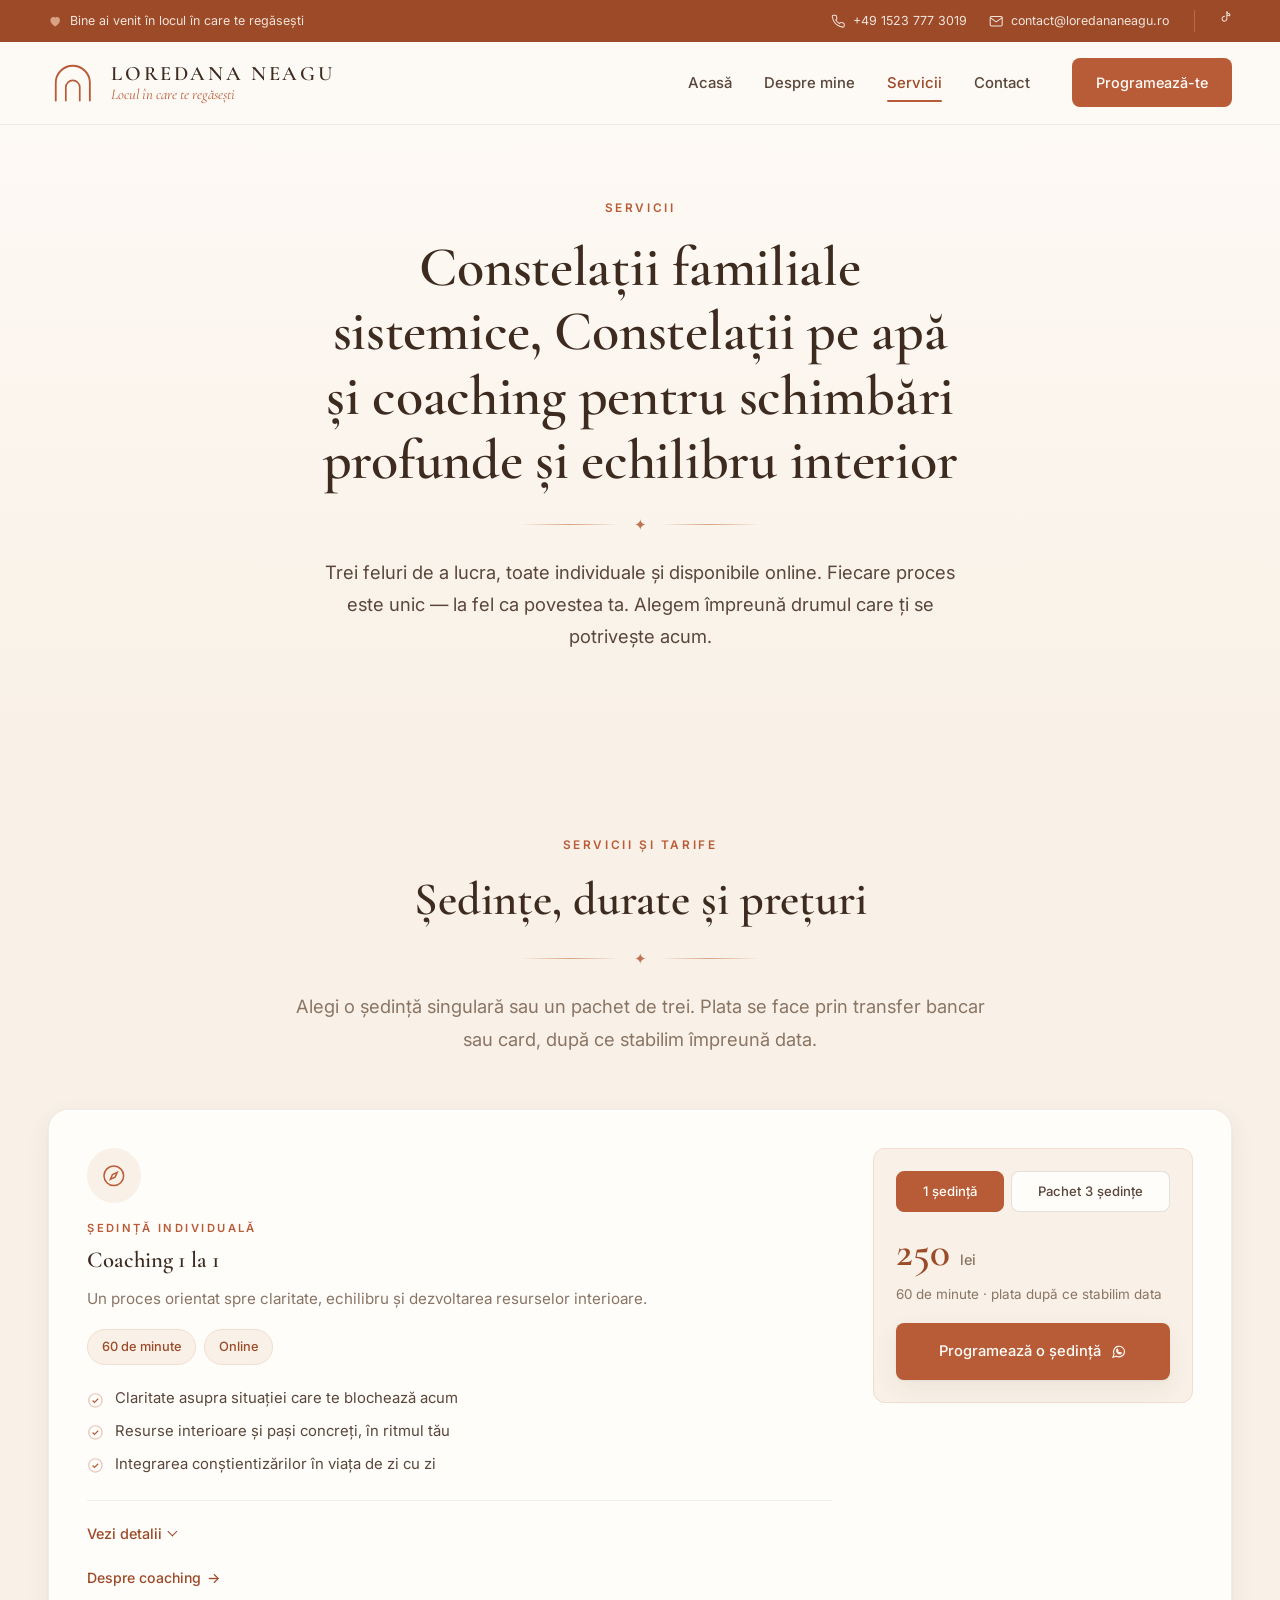
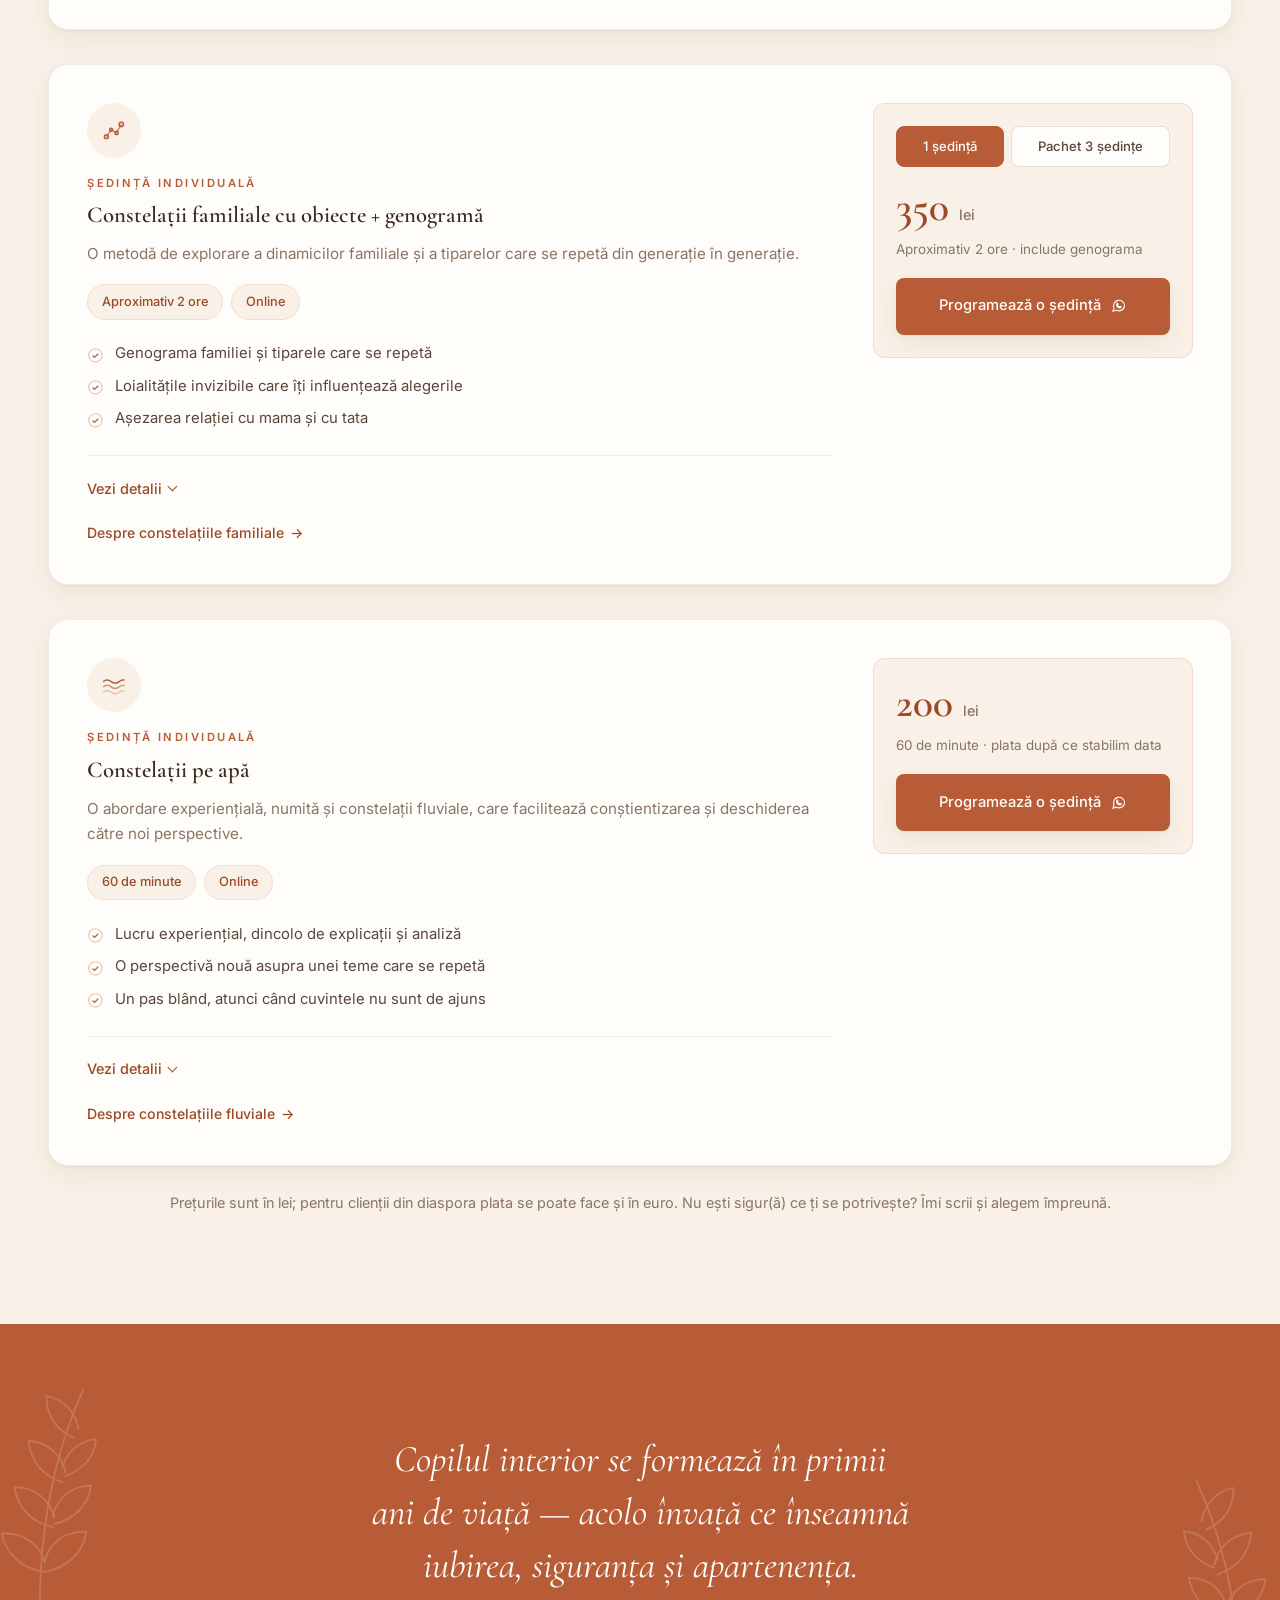
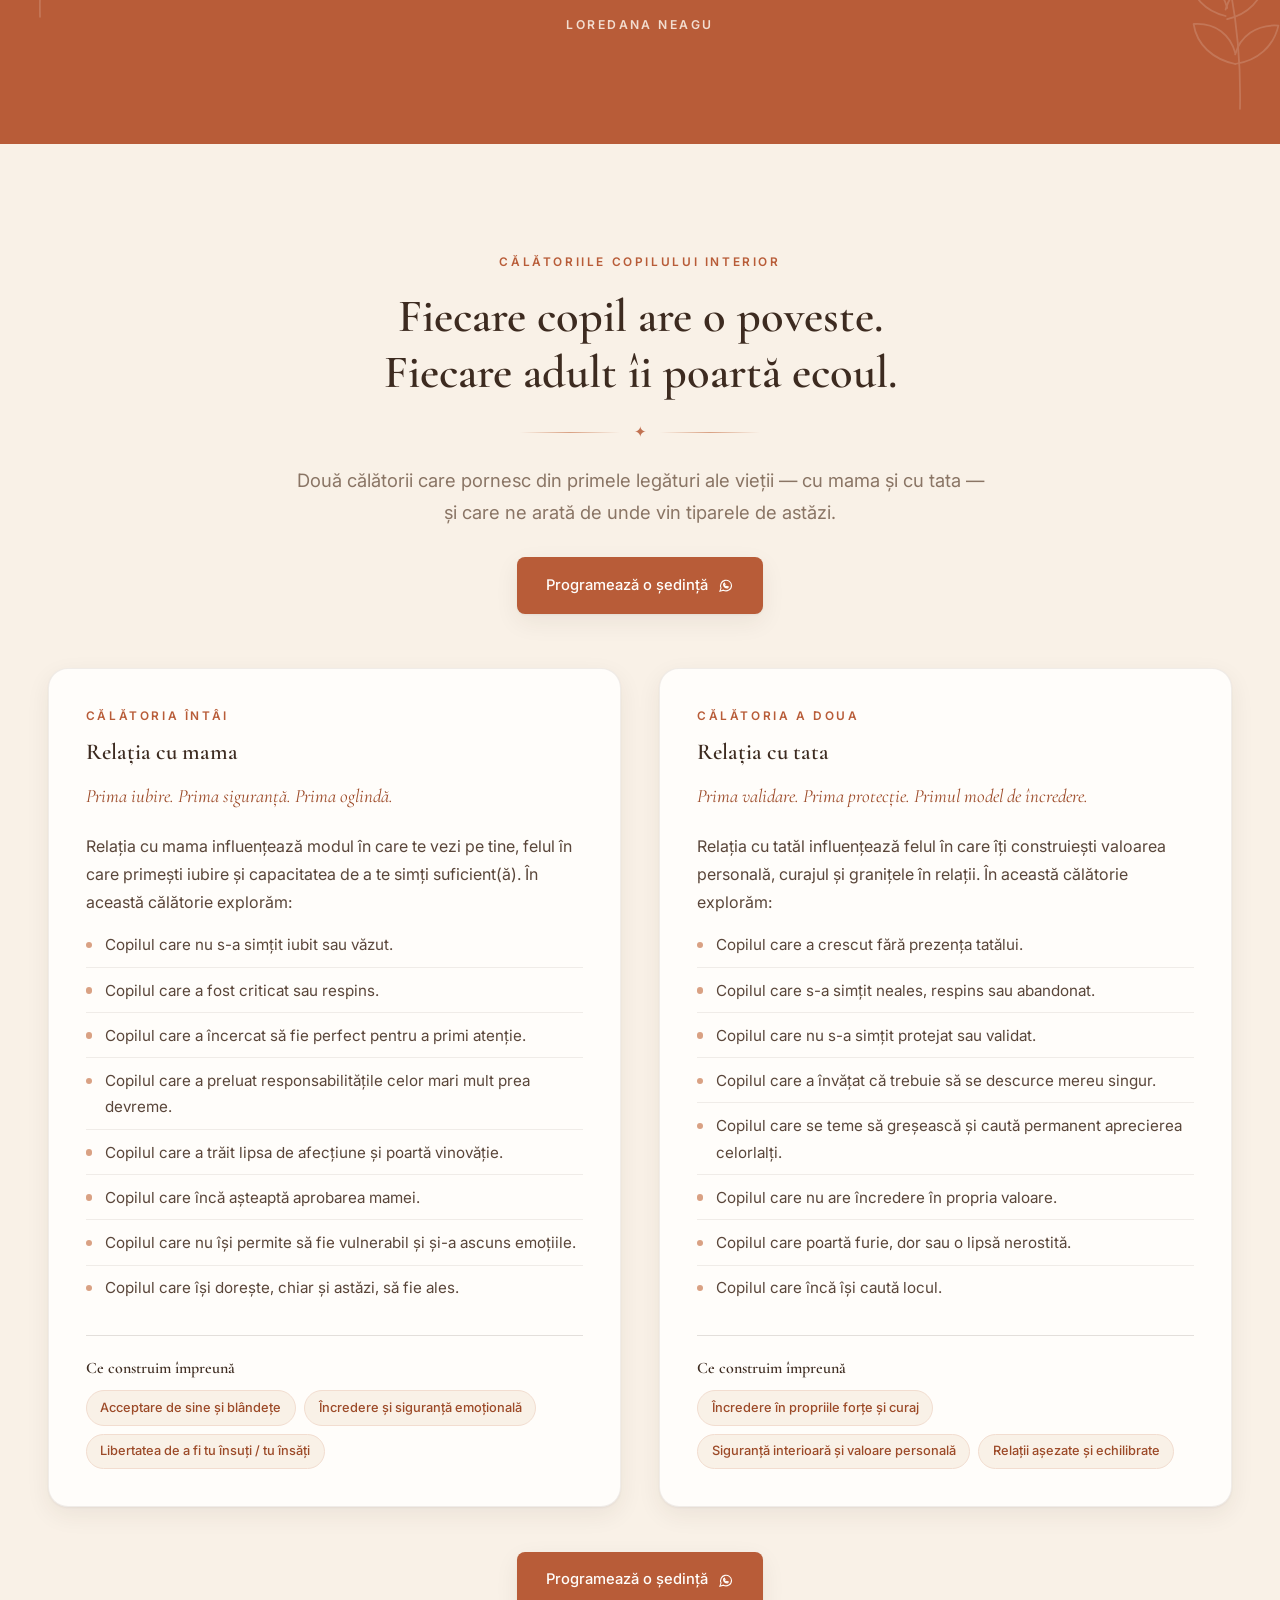
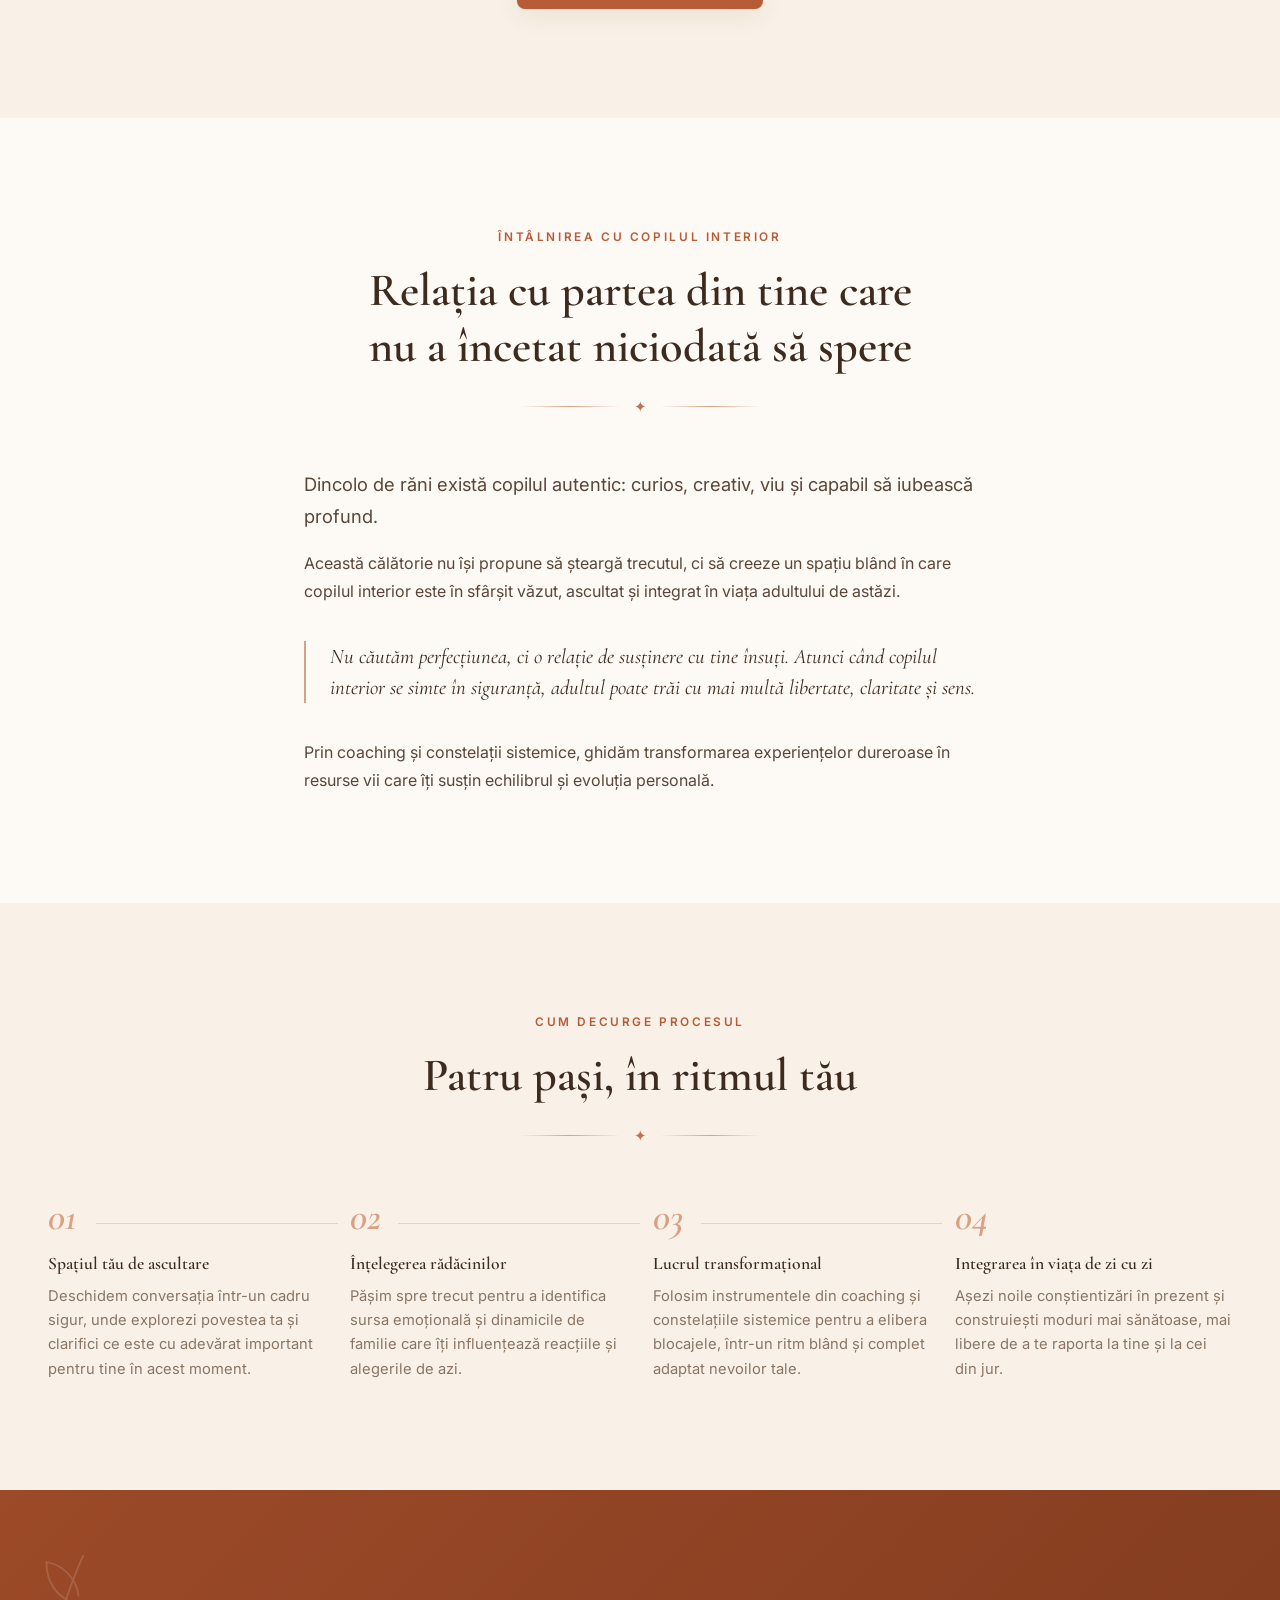
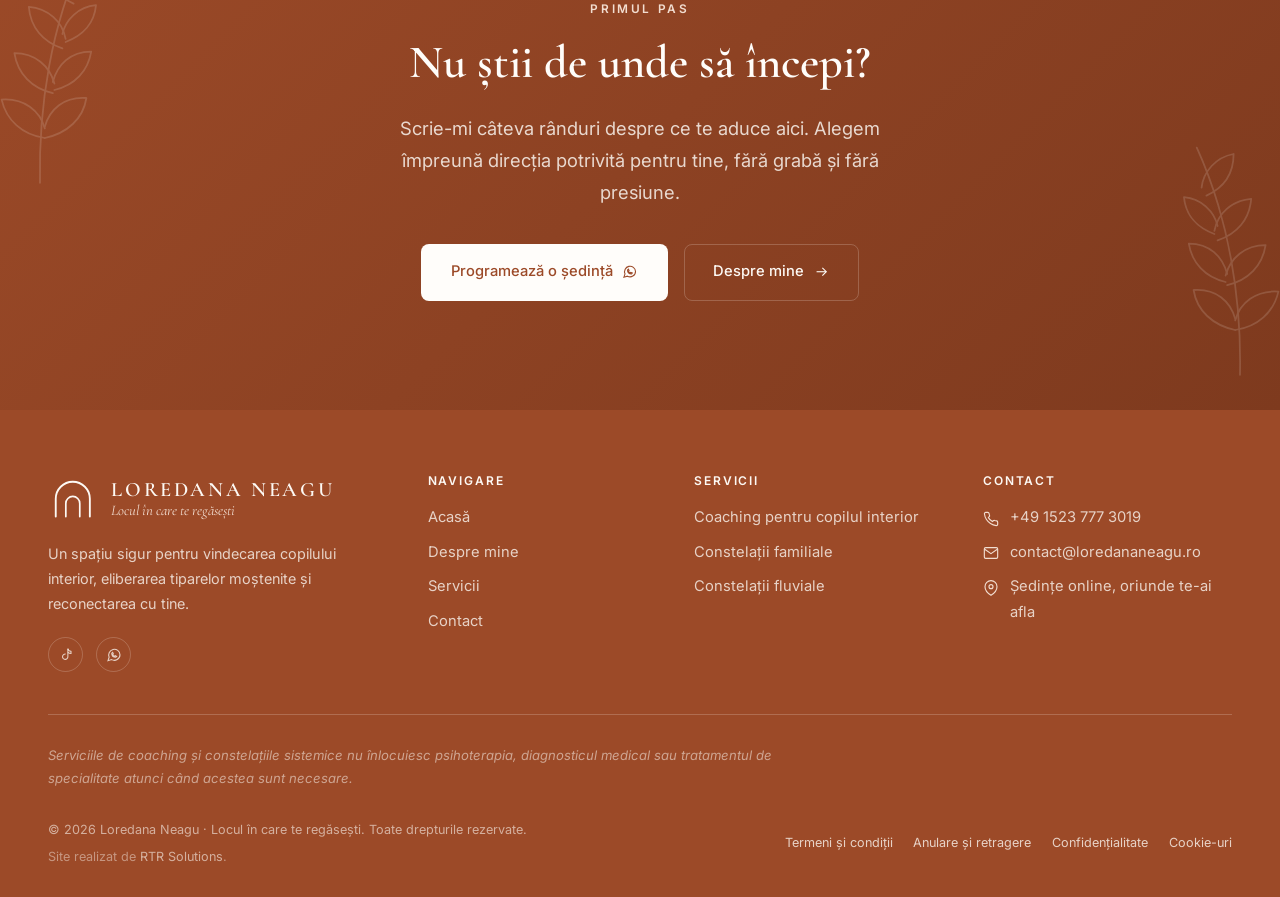
<file: servicii/index.html>
<!DOCTYPE html><html lang="ro"> <head><meta charset="UTF-8"><meta name="viewport" content="width=device-width, initial-scale=1.0"><title>Constelații familiale sistemice, Constelații pe apă și coaching  pentru schimbări profunde și echilibru interior | Loredana Neagu</title><meta name="description" content="Ședințe individuale online: constelații familiale cu obiecte și genogramă, constelații fluviale și coaching pentru vindecarea copilului interior. Tarife de la 200 lei, online "><link rel="icon" type="image/svg+xml" href="/favicon.svg"><link rel="canonical" href="https://loredananeagu.ro/servicii"><meta property="og:type" content="website"><meta property="og:locale" content="ro_RO"><meta property="og:site_name" content="Loredana Neagu — Locul în care te regăsești"><meta property="og:title" content="Constelații familiale sistemice, Constelații pe apă și coaching  pentru schimbări profunde și echilibru interior | Loredana Neagu"><meta property="og:description" content="Ședințe individuale online: constelații familiale cu obiecte și genogramă, constelații fluviale și coaching pentru vindecarea copilului interior. Tarife de la 200 lei, online "><meta property="og:url" content="https://loredananeagu.ro/servicii"><meta property="og:image" content="https://loredananeagu.ro/assets/social/imagineSocial.jpg"><meta name="twitter:card" content="summary_large_image"><script type="application/ld+json">{"@context":"https://schema.org","@graph":[{"@type":"WebSite","@id":"https://loredananeagu.ro/#site","url":"https://loredananeagu.ro","name":"Loredana Neagu — Locul în care te regăsești","inLanguage":"ro-RO","publisher":{"@id":"https://loredananeagu.ro/#serviciu"}},{"@type":"ProfessionalService","@id":"https://loredananeagu.ro/#serviciu","name":"Loredana Neagu — Locul în care te regăsești","description":"Atelierul Sinelui — spațiul tău de reconectare și vindecare interioară. Coaching și constelații sistemice pentru vindecarea copilului interior, a tiparului de respingere și a fricii de abandon. Loredana Neagu — coach acreditat și constelator sistemic.","url":"https://loredananeagu.ro","image":"https://loredananeagu.ro/assets/social/imagineSocial.jpg","email":"contact@loredananeagu.ro","telephone":"+49 1523 777 3019","founder":{"@id":"https://loredananeagu.ro/#loredana"},"priceRange":"200–900 RON","areaServed":[{"@type":"Country","name":"România"},{"@type":"Country","name":"Republica Moldova"},{"@type":"Country","name":"Germania"}],"availableLanguage":{"@type":"Language","name":"Romanian","alternateName":"ro"},"sameAs":["https://www.tiktok.com/@didi.scump"]},{"@type":"Person","@id":"https://loredananeagu.ro/#loredana","name":"Loredana Neagu","jobTitle":"Coach acreditat și constelator sistemic","description":"Sunt coach acreditat, constelator sistemic cu obiecte și constelator fluvial. Povestea mea își are rădăcinile într-o rană profundă: absența tatălui din viața mea și provocările de a crește doar alături de mamă. Această lipsă m-a determinat să caut răspunsuri despre apartenență, valoare personală și locul pe care îl ocupăm în familie.","url":"https://loredananeagu.ro/despre","image":"https://loredananeagu.ro/assets/social/imagineSocial.jpg","email":"contact@loredananeagu.ro","telephone":"+49 1523 777 3019","knowsLanguage":["ro","de"],"knowsAbout":["Vindecarea copilului interior","Constelații familiale sistemice","Constelații fluviale","Coaching pentru dezvoltare personală"],"sameAs":["https://www.tiktok.com/@didi.scump"]},{"@type":"Service","name":"Coaching 1 la 1","description":"Un proces orientat spre claritate, echilibru și dezvoltarea resurselor interioare.","serviceType":"Coaching 1 la 1","provider":{"@id":"https://loredananeagu.ro/#serviciu"},"url":"https://loredananeagu.ro/servicii#tarife","areaServed":{"@type":"Country","name":"România"},"availableChannel":{"@type":"ServiceChannel","serviceUrl":"https://wa.me/4915237773019","availableLanguage":{"@type":"Language","name":"Romanian"}},"offers":[{"@type":"Offer","name":"Coaching 1 la 1 — 1 ședință","price":"250","priceCurrency":"RON","availability":"https://schema.org/InStock","url":"https://loredananeagu.ro/servicii#tarife"},{"@type":"Offer","name":"Coaching 1 la 1 — Pachet 3 ședințe","price":"600","priceCurrency":"RON","availability":"https://schema.org/InStock","url":"https://loredananeagu.ro/servicii#tarife"}]},{"@type":"Service","name":"Constelații familiale cu obiecte + genogramă","description":"O metodă de explorare a dinamicilor familiale și a tiparelor care se repetă din generație în generație.","serviceType":"Constelații familiale cu obiecte + genogramă","provider":{"@id":"https://loredananeagu.ro/#serviciu"},"url":"https://loredananeagu.ro/servicii#tarife","areaServed":{"@type":"Country","name":"România"},"availableChannel":{"@type":"ServiceChannel","serviceUrl":"https://wa.me/4915237773019","availableLanguage":{"@type":"Language","name":"Romanian"}},"offers":[{"@type":"Offer","name":"Constelații familiale cu obiecte + genogramă — 1 ședință","price":"350","priceCurrency":"RON","availability":"https://schema.org/InStock","url":"https://loredananeagu.ro/servicii#tarife"},{"@type":"Offer","name":"Constelații familiale cu obiecte + genogramă — Pachet 3 ședințe","price":"900","priceCurrency":"RON","availability":"https://schema.org/InStock","url":"https://loredananeagu.ro/servicii#tarife"}]},{"@type":"Service","name":"Constelații pe apă","description":"O abordare experiențială, numită și constelații fluviale, care facilitează conștientizarea și deschiderea către noi perspective.","serviceType":"Constelații pe apă","provider":{"@id":"https://loredananeagu.ro/#serviciu"},"url":"https://loredananeagu.ro/servicii#tarife","areaServed":{"@type":"Country","name":"România"},"availableChannel":{"@type":"ServiceChannel","serviceUrl":"https://wa.me/4915237773019","availableLanguage":{"@type":"Language","name":"Romanian"}},"offers":[{"@type":"Offer","name":"Constelații pe apă — 1 ședință","price":"200","priceCurrency":"RON","availability":"https://schema.org/InStock","url":"https://loredananeagu.ro/servicii#tarife"}]},{"@type":"BreadcrumbList","itemListElement":[{"@type":"ListItem","position":1,"name":"Acasă","item":"https://loredananeagu.ro"},{"@type":"ListItem","position":2,"name":"Servicii","item":"https://loredananeagu.ro/servicii"}]}]}</script><link rel="preconnect" href="https://fonts.googleapis.com"><link rel="preconnect" href="https://fonts.gstatic.com" crossorigin><link href="https://fonts.googleapis.com/css2?family=Cormorant+Garamond:ital,wght@0,400;0,500;0,600;0,700;1,400;1,500;1,600&family=Inter:wght@400;500;600&display=swap" rel="stylesheet"><link rel="stylesheet" href="/_astro/coaching-copil-interior.CrFe-5-D.css"></head> <body> <div class="topbar"> <div class="container topbar-inner"> <span class="topbar-welcome"> <svg class viewBox="0 0 24 24" aria-hidden="true"><path d="M12 21s-8-4.9-8-10.6C4 6.9 6.5 5 9 5c1.7 0 2.6.8 3 1.4.4-.6 1.3-1.4 3-1.4 2.5 0 5 1.9 5 5.4C20 16.1 12 21 12 21z"></path></svg><!-- Beneficii --><!-- Servicii / călătorii --> <span>Bine ai venit în locul în care te regăsești</span> </span> <div class="topbar-right"> <div class="topbar-contact"> <a href="https://wa.me/4915237773019" target="_blank" rel="noopener"> <svg class viewBox="0 0 24 24" aria-hidden="true"><path d="M22 16.9v3a2 2 0 0 1-2.2 2 19.8 19.8 0 0 1-8.6-3.1 19.5 19.5 0 0 1-6-6A19.8 19.8 0 0 1 2.1 4.2 2 2 0 0 1 4.1 2h3a2 2 0 0 1 2 1.7c.1 1 .4 1.9.7 2.8a2 2 0 0 1-.5 2.1L8.1 9.9a16 16 0 0 0 6 6l1.3-1.3a2 2 0 0 1 2.1-.4c.9.3 1.8.6 2.8.7a2 2 0 0 1 1.7 2z"></path></svg><!-- Beneficii --><!-- Servicii / călătorii --><span>+49 1523 777 3019</span> </a> <a href="mailto:contact@loredananeagu.ro"> <svg class viewBox="0 0 24 24" aria-hidden="true"><rect x="2" y="4" width="20" height="16" rx="2"></rect><path d="m22 6-10 7L2 6"></path></svg><!-- Beneficii --><!-- Servicii / călătorii --><span>contact@loredananeagu.ro</span> </a> </div> <div class="topbar-social"> <a href="https://www.tiktok.com/@didi.scump" target="_blank" rel="noopener" aria-label="TikTok"> <svg class viewBox="0 0 24 24" aria-hidden="true"><path d="M14.8 2.5v12.1a4 4 0 1 1-3.4-3.95"></path><path d="M14.8 2.5c.5 2.4 2.3 3.9 4.7 4.1v3.1c-1.8 0-3.4-.6-4.7-1.6"></path></svg><!-- Beneficii --><!-- Servicii / călătorii --> </a> </div> </div> </div> </div> <header class="navbar" role="banner"> <div class="container nav-inner"> <a href="/" class="brand" aria-label="Loredana Neagu — Locul în care te regăsești"> <svg class="brand-mark" viewBox="0 0 64 64" fill="none" stroke="currentColor" stroke-linecap="round" aria-hidden="true"> <path d="M10 55V32a22 22 0 0 1 44 0v23" stroke-width="2.4"></path> <path d="M23 55V38a9 9 0 0 1 18 0v17" stroke-width="2.2"></path> </svg> <span class="brand-text"> <span class="brand-name">Loredana Neagu</span> <span class="brand-tag">Locul în care te regăsești</span> </span> </a> <nav class="nav-links" role="navigation" aria-label="Meniu principal"> <a href="/">Acasă</a><a href="/despre">Despre mine</a><a href="/servicii" aria-current="page">Servicii</a><a href="/contact">Contact</a> <a href="https://wa.me/4915237773019" target="_blank" rel="noopener" class="nav-cta">Programează-te</a> </nav> <button class="nav-toggle" aria-label="Deschide meniul" aria-expanded="false"> <span></span><span></span><span></span> </button> </div> </header> <div class="nav-overlay"></div> <main>   <section class="page-hero"> <div class="container"> <span class="eyebrow reveal">Servicii</span> <h1 class="reveal">Constelații familiale sistemice, Constelații pe apă și coaching pentru schimbări profunde și echilibru interior</h1> <div class="ornament ornament-center reveal reveal-delay-1"><span>✦</span></div> <p class="lead reveal reveal-delay-1">Trei feluri de a lucra, toate individuale și disponibile online. Fiecare proces este unic — la fel ca povestea ta. Alegem împreună drumul care ți se potrivește acum.</p> </div> </section>  <section class="section-warm" id="tarife"> <div class="container"> <div class="section-head reveal"> <span class="eyebrow">Servicii și tarife</span> <h2>Ședințe, durate și prețuri</h2> <div class="ornament ornament-center"><span>✦</span></div> <p>Alegi o ședință singulară sau un pachet de trei. Plata se face prin transfer bancar sau card, după ce stabilim împreună data.</p> </div> <div class="offers"> <article class="offer reveal"> <div class="offer-main"> <span class="service-icon"><!-- Beneficii --><!-- Servicii / călătorii --><svg class viewBox="0 0 24 24" aria-hidden="true"><circle cx="12" cy="12" r="9.2"></circle><path d="m15.2 8.8-2 4.4-4.4 2 2-4.4z"></path></svg></span> <span class="eyebrow">Ședință individuală</span> <h3>Coaching 1 la 1</h3> <p class="offer-text">Un proces orientat spre claritate, echilibru și dezvoltarea resurselor interioare.</p> <ul class="offer-meta"> <li>60 de minute</li><li>Online </li> </ul> <ul class="offer-points"> <li><svg class viewBox="0 0 24 24" aria-hidden="true"><circle cx="12" cy="12" r="9.5" opacity=".35"></circle><path d="m8 12.2 2.7 2.7L16 9.6"></path></svg><!-- Beneficii --><!-- Servicii / călătorii -->Claritate asupra situației care te blochează acum</li><li><svg class viewBox="0 0 24 24" aria-hidden="true"><circle cx="12" cy="12" r="9.5" opacity=".35"></circle><path d="m8 12.2 2.7 2.7L16 9.6"></path></svg><!-- Beneficii --><!-- Servicii / călătorii -->Resurse interioare și pași concreți, în ritmul tău</li><li><svg class viewBox="0 0 24 24" aria-hidden="true"><circle cx="12" cy="12" r="9.5" opacity=".35"></circle><path d="m8 12.2 2.7 2.7L16 9.6"></path></svg><!-- Beneficii --><!-- Servicii / călătorii -->Integrarea conștientizărilor în viața de zi cu zi</li> </ul> <details class="offer-details"> <summary>Vezi detalii</summary> <div class="offer-details-body"> <p>Lucrăm unu la unu, într-un cadru sigur și lipsit de judecată. Pornim de la ceea ce te aduce aici, clarificăm ce este cu adevărat important pentru tine acum și așezăm pași concreți, pe care îi poți duce în viața de zi cu zi.</p><p>Poate fi o ședință singulară, când ai nevoie de claritate pe o temă anume, sau un proces de trei ședințe, dacă vrei să lucrezi mai profund pe un tipar care se repetă.</p> </div> </details> <a href="/coaching-copil-interior" class="link-arrow offer-link">Despre coaching</a> </div> <fieldset class="offer-plan"> <legend class="visually-hidden">Alege formatul pentru Coaching 1 la 1</legend> <input type="radio" class="plan-radio p1" name="plan-0" id="plan-0-0" checked><input type="radio" class="plan-radio p2" name="plan-0" id="plan-0-1"><div class="plan-tabs"> <label class="plan-tab l1" for="plan-0-0">1 ședință</label><label class="plan-tab l2" for="plan-0-1">Pachet 3 ședințe</label> </div>  <div class="plan-panel pp1"> <p class="plan-price">250 <span>lei</span></p> <p class="plan-note">60 de minute · plata după ce stabilim data</p> <a href="https://wa.me/4915237773019?text=Bun%C4%83%20ziua!%20A%C8%99%20dori%20s%C4%83%20programez%20o%20%C8%99edin%C8%9B%C4%83%20de%20coaching%201%20la%201." target="_blank" rel="noopener" class="btn btn-primary"> Programează o ședință <svg class viewBox="0 0 24 24" aria-hidden="true"><path d="M21 11.5a8.5 8.5 0 0 1-12.6 7.4L3 20.5l1.7-5.2A8.5 8.5 0 1 1 21 11.5z"></path><path d="M8.6 9.2c0 3.5 2.6 6.1 6.1 6.1l1.3-1.3-2.2-1-.9.9c-1.3-.5-2.3-1.5-2.8-2.8l.9-.9-1-2.2-1.4 1.2z"></path></svg><!-- Beneficii --><!-- Servicii / călătorii --> </a> </div><div class="plan-panel pp2"> <p class="plan-price">600 <span>lei</span></p> <p class="plan-note">3 × 60 de minute · 200 lei/ședință · cu 150 lei mai puțin decât separat</p> <a href="https://wa.me/4915237773019?text=Bun%C4%83%20ziua!%20A%C8%99%20dori%20s%C4%83%20programez%20pachetul%20de%203%20%C8%99edin%C8%9Be%20de%20coaching%201%20la%201." target="_blank" rel="noopener" class="btn btn-primary"> Programează pachetul <svg class viewBox="0 0 24 24" aria-hidden="true"><path d="M21 11.5a8.5 8.5 0 0 1-12.6 7.4L3 20.5l1.7-5.2A8.5 8.5 0 1 1 21 11.5z"></path><path d="M8.6 9.2c0 3.5 2.6 6.1 6.1 6.1l1.3-1.3-2.2-1-.9.9c-1.3-.5-2.3-1.5-2.8-2.8l.9-.9-1-2.2-1.4 1.2z"></path></svg><!-- Beneficii --><!-- Servicii / călătorii --> </a> </div> </fieldset> </article><article class="offer reveal reveal-delay-1"> <div class="offer-main"> <span class="service-icon"><!-- Beneficii --><!-- Servicii / călătorii --><svg class viewBox="0 0 24 24" aria-hidden="true"><path d="M5 17.5 9.5 11l5 3 4.5-8" opacity=".7"></path><circle cx="5" cy="17.5" r="1.8"></circle><circle cx="9.5" cy="11" r="1.4"></circle><circle cx="14.5" cy="14" r="1.6"></circle><circle cx="19" cy="6" r="2"></circle></svg></span> <span class="eyebrow">Ședință individuală</span> <h3>Constelații familiale cu obiecte + genogramă</h3> <p class="offer-text">O metodă de explorare a dinamicilor familiale și a tiparelor care se repetă din generație în generație.</p> <ul class="offer-meta"> <li>Aproximativ 2 ore</li><li>Online </li> </ul> <ul class="offer-points"> <li><svg class viewBox="0 0 24 24" aria-hidden="true"><circle cx="12" cy="12" r="9.5" opacity=".35"></circle><path d="m8 12.2 2.7 2.7L16 9.6"></path></svg><!-- Beneficii --><!-- Servicii / călătorii -->Genograma familiei și tiparele care se repetă</li><li><svg class viewBox="0 0 24 24" aria-hidden="true"><circle cx="12" cy="12" r="9.5" opacity=".35"></circle><path d="m8 12.2 2.7 2.7L16 9.6"></path></svg><!-- Beneficii --><!-- Servicii / călătorii -->Loialitățile invizibile care îți influențează alegerile</li><li><svg class viewBox="0 0 24 24" aria-hidden="true"><circle cx="12" cy="12" r="9.5" opacity=".35"></circle><path d="m8 12.2 2.7 2.7L16 9.6"></path></svg><!-- Beneficii --><!-- Servicii / călătorii -->Așezarea relației cu mama și cu tata</li> </ul> <details class="offer-details"> <summary>Vezi detalii</summary> <div class="offer-details-body"> <p>Construim împreună genograma familiei tale — harta relațiilor și a evenimentelor care s-au transmis din generație în generație. Apoi așezăm sistemul cu ajutorul obiectelor, astfel încât dinamicile și loialitățile care lucrează în fundal să devină vizibile.</p><p>Ședința durează aproximativ două ore, pentru că are nevoie de timp: de explorare, de așezare și de integrare la final.</p> </div> </details> <a href="/constelatii-familiale" class="link-arrow offer-link">Despre constelațiile familiale</a> </div> <fieldset class="offer-plan"> <legend class="visually-hidden">Alege formatul pentru Constelații familiale cu obiecte + genogramă</legend> <input type="radio" class="plan-radio p1" name="plan-1" id="plan-1-0" checked><input type="radio" class="plan-radio p2" name="plan-1" id="plan-1-1"><div class="plan-tabs"> <label class="plan-tab l1" for="plan-1-0">1 ședință</label><label class="plan-tab l2" for="plan-1-1">Pachet 3 ședințe</label> </div>  <div class="plan-panel pp1"> <p class="plan-price">350 <span>lei</span></p> <p class="plan-note">Aproximativ 2 ore · include genograma</p> <a href="https://wa.me/4915237773019?text=Bun%C4%83%20ziua!%20A%C8%99%20dori%20s%C4%83%20programez%20o%20%C8%99edin%C8%9B%C4%83%20de%20constela%C8%9Bii%20familiale%20cu%20obiecte%20%C8%99i%20genogram%C4%83." target="_blank" rel="noopener" class="btn btn-primary"> Programează o ședință <svg class viewBox="0 0 24 24" aria-hidden="true"><path d="M21 11.5a8.5 8.5 0 0 1-12.6 7.4L3 20.5l1.7-5.2A8.5 8.5 0 1 1 21 11.5z"></path><path d="M8.6 9.2c0 3.5 2.6 6.1 6.1 6.1l1.3-1.3-2.2-1-.9.9c-1.3-.5-2.3-1.5-2.8-2.8l.9-.9-1-2.2-1.4 1.2z"></path></svg><!-- Beneficii --><!-- Servicii / călătorii --> </a> </div><div class="plan-panel pp2"> <p class="plan-price">900 <span>lei</span></p> <p class="plan-note">3 ședințe · 300 lei/ședință · cu 150 lei mai puțin decât separat</p> <a href="https://wa.me/4915237773019?text=Bun%C4%83%20ziua!%20A%C8%99%20dori%20s%C4%83%20programez%20pachetul%20de%203%20%C8%99edin%C8%9Be%20de%20constela%C8%9Bii%20familiale%20cu%20obiecte%20%C8%99i%20genogram%C4%83." target="_blank" rel="noopener" class="btn btn-primary"> Programează pachetul <svg class viewBox="0 0 24 24" aria-hidden="true"><path d="M21 11.5a8.5 8.5 0 0 1-12.6 7.4L3 20.5l1.7-5.2A8.5 8.5 0 1 1 21 11.5z"></path><path d="M8.6 9.2c0 3.5 2.6 6.1 6.1 6.1l1.3-1.3-2.2-1-.9.9c-1.3-.5-2.3-1.5-2.8-2.8l.9-.9-1-2.2-1.4 1.2z"></path></svg><!-- Beneficii --><!-- Servicii / călătorii --> </a> </div> </fieldset> </article><article class="offer reveal reveal-delay-2"> <div class="offer-main"> <span class="service-icon"><!-- Beneficii --><!-- Servicii / călătorii --><svg class viewBox="0 0 24 24" aria-hidden="true"><path d="M2 9c2.5-2 5-2 7.5 0s5 2 7.5 0 3-1.4 5-1.4"></path><path d="M2 14c2.5-2 5-2 7.5 0s5 2 7.5 0 3-1.4 5-1.4" opacity=".65"></path><path d="M2 19c2.5-2 5-2 7.5 0s5 2 7.5 0 3-1.4 5-1.4" opacity=".35"></path></svg></span> <span class="eyebrow">Ședință individuală</span> <h3>Constelații pe apă</h3> <p class="offer-text">O abordare experiențială, numită și constelații fluviale, care facilitează conștientizarea și deschiderea către noi perspective.</p> <ul class="offer-meta"> <li>60 de minute</li><li>Online </li> </ul> <ul class="offer-points"> <li><svg class viewBox="0 0 24 24" aria-hidden="true"><circle cx="12" cy="12" r="9.5" opacity=".35"></circle><path d="m8 12.2 2.7 2.7L16 9.6"></path></svg><!-- Beneficii --><!-- Servicii / călătorii -->Lucru experiențial, dincolo de explicații și analiză</li><li><svg class viewBox="0 0 24 24" aria-hidden="true"><circle cx="12" cy="12" r="9.5" opacity=".35"></circle><path d="m8 12.2 2.7 2.7L16 9.6"></path></svg><!-- Beneficii --><!-- Servicii / călătorii -->O perspectivă nouă asupra unei teme care se repetă</li><li><svg class viewBox="0 0 24 24" aria-hidden="true"><circle cx="12" cy="12" r="9.5" opacity=".35"></circle><path d="m8 12.2 2.7 2.7L16 9.6"></path></svg><!-- Beneficii --><!-- Servicii / călătorii -->Un pas blând, atunci când cuvintele nu sunt de ajuns</li> </ul> <details class="offer-details"> <summary>Vezi detalii</summary> <div class="offer-details-body"> <p>Lucrăm cu tema ta dincolo de explicații și analiză, într-un cadru care lasă loc mișcării interioare și perspectivelor noi.</p><p>Este potrivită mai ales atunci când simți că înțelegi deja situația, dar ceva rămâne blocat. Dacă nu ești sigur(ă) că ți se potrivește, îmi scrii înainte și alegem împreună.</p> </div> </details> <a href="/constelatii-fluviale" class="link-arrow offer-link">Despre constelațiile fluviale</a> </div> <fieldset class="offer-plan"> <legend class="visually-hidden">Alege formatul pentru Constelații pe apă</legend>  <div class="plan-panel pp1 plan-panel-solo"> <p class="plan-price">200 <span>lei</span></p> <p class="plan-note">60 de minute · plata după ce stabilim data</p> <a href="https://wa.me/4915237773019?text=Bun%C4%83%20ziua!%20A%C8%99%20dori%20s%C4%83%20programez%20o%20%C8%99edin%C8%9B%C4%83%20de%20constela%C8%9Bii%20pe%20ap%C4%83." target="_blank" rel="noopener" class="btn btn-primary"> Programează o ședință <svg class viewBox="0 0 24 24" aria-hidden="true"><path d="M21 11.5a8.5 8.5 0 0 1-12.6 7.4L3 20.5l1.7-5.2A8.5 8.5 0 1 1 21 11.5z"></path><path d="M8.6 9.2c0 3.5 2.6 6.1 6.1 6.1l1.3-1.3-2.2-1-.9.9c-1.3-.5-2.3-1.5-2.8-2.8l.9-.9-1-2.2-1.4 1.2z"></path></svg><!-- Beneficii --><!-- Servicii / călătorii --> </a> </div> </fieldset> </article> </div> <p class="price-note reveal">Prețurile sunt în lei; pentru clienții din diaspora plata se poate face și în euro. Nu ești sigur(ă) ce ți se potrivește? Îmi scrii și alegem împreună.</p> </div> </section>  <section class="quote-band"> <span class="leaf-decor leaf-tl" aria-hidden="true"> <svg viewBox="0 0 110 170" fill="none" stroke="currentColor" stroke-width="1.1" stroke-linecap="round" stroke-linejoin="round"> <path d="M55 168C56 120 48 70 28 26"></path> <path d="M52 140c14-2 24-11 27-24-14-1-24 7-27 18"></path> <path d="M47 112c13-3 22-12 24-25-13 0-22 8-25 19"></path> <path d="M41 84c12-4 20-13 21-26-12 1-21 9-23 20"></path> <path d="M34 56c11-5 17-14 17-26-11 2-19 11-20 21"></path> <path d="M52 140c-14-3-24-12-26-25 14-1 23 7 26 18"></path> <path d="M46 110c-13-3-21-12-23-24 13 0 21 8 24 19"></path> <path d="M39 80c-11-4-18-12-19-23 11 1 19 9 21 18"></path> </svg> </span> <span class="leaf-decor leaf-br" aria-hidden="true"> <svg viewBox="0 0 110 170" fill="none" stroke="currentColor" stroke-width="1.1" stroke-linecap="round" stroke-linejoin="round"> <path d="M55 168C56 120 48 70 28 26"></path> <path d="M52 140c14-2 24-11 27-24-14-1-24 7-27 18"></path> <path d="M47 112c13-3 22-12 24-25-13 0-22 8-25 19"></path> <path d="M41 84c12-4 20-13 21-26-12 1-21 9-23 20"></path> <path d="M34 56c11-5 17-14 17-26-11 2-19 11-20 21"></path> <path d="M52 140c-14-3-24-12-26-25 14-1 23 7 26 18"></path> <path d="M46 110c-13-3-21-12-23-24 13 0 21 8 24 19"></path> <path d="M39 80c-11-4-18-12-19-23 11 1 19 9 21 18"></path> </svg> </span> <div class="container"> <figure class="reveal"> <blockquote>Copilul interior se formează în primii ani de viață — acolo învață ce înseamnă iubirea, siguranța și apartenența.</blockquote> <figcaption>Loredana Neagu</figcaption> </figure> </div> </section>  <section class="section-warm" id="calatorii"> <div class="container"> <div class="section-head reveal"> <span class="eyebrow">Călătoriile Copilului Interior</span> <h2>Fiecare copil are o poveste. Fiecare adult îi poartă ecoul.</h2> <div class="ornament ornament-center"><span>✦</span></div> <p>Două călătorii care pornesc din primele legături ale vieții — cu mama și cu tata — și care ne arată de unde vin tiparele de astăzi.</p> <div class="head-cta"> <a href="https://wa.me/4915237773019?text=Bun%C4%83%20ziua!%20A%C8%99%20dori%20s%C4%83%20programez%20o%20%C8%99edin%C8%9B%C4%83." target="_blank" rel="noopener" class="btn btn-primary"> Programează o ședință <svg class viewBox="0 0 24 24" aria-hidden="true"><path d="M21 11.5a8.5 8.5 0 0 1-12.6 7.4L3 20.5l1.7-5.2A8.5 8.5 0 1 1 21 11.5z"></path><path d="M8.6 9.2c0 3.5 2.6 6.1 6.1 6.1l1.3-1.3-2.2-1-.9.9c-1.3-.5-2.3-1.5-2.8-2.8l.9-.9-1-2.2-1.4 1.2z"></path></svg><!-- Beneficii --><!-- Servicii / călătorii --> </a> </div> </div> <div class="journey-grid"> <article class="journey-card reveal"> <span class="eyebrow">Călătoria întâi</span> <h3>Relația cu mama</h3> <p class="journey-lede">Prima iubire. Prima siguranță. Prima oglindă.</p> <p>Relația cu mama influențează modul în care te vezi pe tine, felul în care primești iubire și capacitatea de a te simți suficient(ă). În această călătorie explorăm:</p> <ul class="child-list"> <li>Copilul care nu s-a simțit iubit sau văzut.</li><li>Copilul care a fost criticat sau respins.</li><li>Copilul care a încercat să fie perfect pentru a primi atenție.</li><li>Copilul care a preluat responsabilitățile celor mari mult prea devreme.</li><li>Copilul care a trăit lipsa de afecțiune și poartă vinovăție.</li><li>Copilul care încă așteaptă aprobarea mamei.</li><li>Copilul care nu își permite să fie vulnerabil și și-a ascuns emoțiile.</li><li>Copilul care își dorește, chiar și astăzi, să fie ales.</li> </ul> <div class="journey-outcome"> <h4>Ce construim împreună</h4> <div class="outcome-tags"> <span>Acceptare de sine și blândețe</span><span>Încredere și siguranță emoțională</span><span>Libertatea de a fi tu însuți / tu însăți</span> </div> </div> </article><article class="journey-card reveal reveal-delay-1"> <span class="eyebrow">Călătoria a doua</span> <h3>Relația cu tata</h3> <p class="journey-lede">Prima validare. Prima protecție. Primul model de încredere.</p> <p>Relația cu tatăl influențează felul în care îți construiești valoarea personală, curajul și granițele în relații. În această călătorie explorăm:</p> <ul class="child-list"> <li>Copilul care a crescut fără prezența tatălui.</li><li>Copilul care s-a simțit neales, respins sau abandonat.</li><li>Copilul care nu s-a simțit protejat sau validat.</li><li>Copilul care a învățat că trebuie să se descurce mereu singur.</li><li>Copilul care se teme să greșească și caută permanent aprecierea celorlalți.</li><li>Copilul care nu are încredere în propria valoare.</li><li>Copilul care poartă furie, dor sau o lipsă nerostită.</li><li>Copilul care încă își caută locul.</li> </ul> <div class="journey-outcome"> <h4>Ce construim împreună</h4> <div class="outcome-tags"> <span>Încredere în propriile forțe și curaj</span><span>Siguranță interioară și valoare personală</span><span>Relații așezate și echilibrate</span> </div> </div> </article> </div> <div class="grid-cta reveal"> <a href="https://wa.me/4915237773019?text=Bun%C4%83%20ziua!%20A%C8%99%20dori%20s%C4%83%20programez%20o%20%C8%99edin%C8%9B%C4%83." target="_blank" rel="noopener" class="btn btn-primary"> Programează o ședință <svg class viewBox="0 0 24 24" aria-hidden="true"><path d="M21 11.5a8.5 8.5 0 0 1-12.6 7.4L3 20.5l1.7-5.2A8.5 8.5 0 1 1 21 11.5z"></path><path d="M8.6 9.2c0 3.5 2.6 6.1 6.1 6.1l1.3-1.3-2.2-1-.9.9c-1.3-.5-2.3-1.5-2.8-2.8l.9-.9-1-2.2-1.4 1.2z"></path></svg><!-- Beneficii --><!-- Servicii / călătorii --> </a> </div> </div> </section>  <section> <div class="container-narrow"> <div class="section-head reveal"> <span class="eyebrow">Întâlnirea cu Copilul Interior</span> <h2>Relația cu partea din tine care nu a încetat niciodată să spere</h2> <div class="ornament ornament-center"><span>✦</span></div> </div> <div class="prose reveal reveal-delay-1" style="margin-inline: auto;"> <p>Dincolo de răni există copilul autentic: curios, creativ, viu și capabil să iubească profund.</p><p>Această călătorie nu își propune să șteargă trecutul, ci să creeze un spațiu blând în care copilul interior este în sfârșit văzut, ascultat și integrat în viața adultului de astăzi.</p><p class="pull">Nu căutăm perfecțiunea, ci o relație de susținere cu tine însuți. Atunci când copilul interior se simte în siguranță, adultul poate trăi cu mai multă libertate, claritate și sens.</p><p>Prin coaching și constelații sistemice, ghidăm transformarea experiențelor dureroase în resurse vii care îți susțin echilibrul și evoluția personală.</p> </div> </div> </section>  <section class="section-warm"> <div class="container"> <div class="section-head reveal"> <span class="eyebrow">Cum decurge procesul</span> <h2>Patru pași, în ritmul tău</h2> <div class="ornament ornament-center"><span>✦</span></div> </div> <div class="steps-grid"> <div class="step reveal"> <h3>Spațiul tău de ascultare</h3> <p>Deschidem conversația într-un cadru sigur, unde explorezi povestea ta și clarifici ce este cu adevărat important pentru tine în acest moment.</p> </div><div class="step reveal reveal-delay-1"> <h3>Înțelegerea rădăcinilor</h3> <p>Pășim spre trecut pentru a identifica sursa emoțională și dinamicile de familie care îți influențează reacțiile și alegerile de azi.</p> </div><div class="step reveal reveal-delay-2"> <h3>Lucrul transformațional</h3> <p>Folosim instrumentele din coaching și constelațiile sistemice pentru a elibera blocajele, într-un ritm blând și complet adaptat nevoilor tale.</p> </div><div class="step reveal reveal-delay-3"> <h3>Integrarea în viața de zi cu zi</h3> <p>Așezi noile conștientizări în prezent și construiești moduri mai sănătoase, mai libere de a te raporta la tine și la cei din jur.</p> </div> </div> </div> </section>  <section class="cta-final"> <span class="leaf-decor leaf-tl" aria-hidden="true"> <svg viewBox="0 0 110 170" fill="none" stroke="currentColor" stroke-width="1.1" stroke-linecap="round" stroke-linejoin="round"> <path d="M55 168C56 120 48 70 28 26"></path> <path d="M52 140c14-2 24-11 27-24-14-1-24 7-27 18"></path> <path d="M47 112c13-3 22-12 24-25-13 0-22 8-25 19"></path> <path d="M41 84c12-4 20-13 21-26-12 1-21 9-23 20"></path> <path d="M34 56c11-5 17-14 17-26-11 2-19 11-20 21"></path> <path d="M52 140c-14-3-24-12-26-25 14-1 23 7 26 18"></path> <path d="M46 110c-13-3-21-12-23-24 13 0 21 8 24 19"></path> <path d="M39 80c-11-4-18-12-19-23 11 1 19 9 21 18"></path> </svg> </span> <span class="leaf-decor leaf-br" aria-hidden="true"> <svg viewBox="0 0 110 170" fill="none" stroke="currentColor" stroke-width="1.1" stroke-linecap="round" stroke-linejoin="round"> <path d="M55 168C56 120 48 70 28 26"></path> <path d="M52 140c14-2 24-11 27-24-14-1-24 7-27 18"></path> <path d="M47 112c13-3 22-12 24-25-13 0-22 8-25 19"></path> <path d="M41 84c12-4 20-13 21-26-12 1-21 9-23 20"></path> <path d="M34 56c11-5 17-14 17-26-11 2-19 11-20 21"></path> <path d="M52 140c-14-3-24-12-26-25 14-1 23 7 26 18"></path> <path d="M46 110c-13-3-21-12-23-24 13 0 21 8 24 19"></path> <path d="M39 80c-11-4-18-12-19-23 11 1 19 9 21 18"></path> </svg> </span> <div class="container"> <span class="eyebrow reveal">Primul pas</span> <h2 class="reveal">Nu știi de unde să începi?</h2> <p class="reveal reveal-delay-1">Scrie-mi câteva rânduri despre ce te aduce aici. Alegem împreună direcția potrivită pentru tine, fără grabă și fără presiune.</p> <div class="cta-buttons reveal reveal-delay-2"> <a href="https://wa.me/4915237773019?text=Bun%C4%83%20ziua!%20A%C8%99%20dori%20s%C4%83%20programez%20o%20%C8%99edin%C8%9B%C4%83." target="_blank" rel="noopener" class="btn btn-light"> Programează o ședință <svg class viewBox="0 0 24 24" aria-hidden="true"><path d="M21 11.5a8.5 8.5 0 0 1-12.6 7.4L3 20.5l1.7-5.2A8.5 8.5 0 1 1 21 11.5z"></path><path d="M8.6 9.2c0 3.5 2.6 6.1 6.1 6.1l1.3-1.3-2.2-1-.9.9c-1.3-.5-2.3-1.5-2.8-2.8l.9-.9-1-2.2-1.4 1.2z"></path></svg><!-- Beneficii --><!-- Servicii / călătorii --> </a> <a href="/despre" class="btn btn-ghost-light">Despre mine <svg class viewBox="0 0 24 24" aria-hidden="true"><path d="M4 12h15"></path><path d="m13 6 6 6-6 6"></path></svg><!-- Beneficii --><!-- Servicii / călătorii --></a> </div> </div> </section>  </main> <footer class="footer"> <div class="container"> <div class="footer-grid"> <div class="footer-brand"> <a href="/" class="brand" aria-label="Loredana Neagu — Locul în care te regăsești"> <svg class="brand-mark" viewBox="0 0 64 64" fill="none" stroke="currentColor" stroke-linecap="round" aria-hidden="true"> <path d="M10 55V32a22 22 0 0 1 44 0v23" stroke-width="2.4"></path> <path d="M23 55V38a9 9 0 0 1 18 0v17" stroke-width="2.2"></path> </svg> <span class="brand-text"> <span class="brand-name">Loredana Neagu</span> <span class="brand-tag">Locul în care te regăsești</span> </span> </a> <p>Un spațiu sigur pentru vindecarea copilului interior, eliberarea tiparelor moștenite și reconectarea cu tine.</p> <div class="footer-social"> <a href="https://www.tiktok.com/@didi.scump" target="_blank" rel="noopener" aria-label="TikTok"> <svg class viewBox="0 0 24 24" aria-hidden="true"><path d="M14.8 2.5v12.1a4 4 0 1 1-3.4-3.95"></path><path d="M14.8 2.5c.5 2.4 2.3 3.9 4.7 4.1v3.1c-1.8 0-3.4-.6-4.7-1.6"></path></svg><!-- Beneficii --><!-- Servicii / călătorii --> </a> <a href="https://wa.me/4915237773019" target="_blank" rel="noopener" aria-label="WhatsApp"><svg class viewBox="0 0 24 24" aria-hidden="true"><path d="M21 11.5a8.5 8.5 0 0 1-12.6 7.4L3 20.5l1.7-5.2A8.5 8.5 0 1 1 21 11.5z"></path><path d="M8.6 9.2c0 3.5 2.6 6.1 6.1 6.1l1.3-1.3-2.2-1-.9.9c-1.3-.5-2.3-1.5-2.8-2.8l.9-.9-1-2.2-1.4 1.2z"></path></svg><!-- Beneficii --><!-- Servicii / călătorii --></a> </div> </div> <div class="footer-col"> <h4>Navigare</h4> <ul> <li><a href="/">Acasă</a></li> <li><a href="/despre">Despre mine</a></li> <li><a href="/servicii">Servicii</a></li> <li><a href="/contact">Contact</a></li> </ul> </div> <div class="footer-col"> <h4>Servicii</h4> <ul> <li><a href="/coaching-copil-interior">Coaching pentru copilul interior</a></li> <li><a href="/constelatii-familiale">Constelații familiale</a></li> <li><a href="/constelatii-fluviale">Constelații fluviale</a></li> </ul> </div> <div class="footer-col"> <h4>Contact</h4> <ul> <li class="footer-contact-line"> <svg class viewBox="0 0 24 24" aria-hidden="true"><path d="M22 16.9v3a2 2 0 0 1-2.2 2 19.8 19.8 0 0 1-8.6-3.1 19.5 19.5 0 0 1-6-6A19.8 19.8 0 0 1 2.1 4.2 2 2 0 0 1 4.1 2h3a2 2 0 0 1 2 1.7c.1 1 .4 1.9.7 2.8a2 2 0 0 1-.5 2.1L8.1 9.9a16 16 0 0 0 6 6l1.3-1.3a2 2 0 0 1 2.1-.4c.9.3 1.8.6 2.8.7a2 2 0 0 1 1.7 2z"></path></svg><!-- Beneficii --><!-- Servicii / călătorii --> <a href="https://wa.me/4915237773019" target="_blank" rel="noopener">+49 1523 777 3019</a> </li> <li class="footer-contact-line"> <svg class viewBox="0 0 24 24" aria-hidden="true"><rect x="2" y="4" width="20" height="16" rx="2"></rect><path d="m22 6-10 7L2 6"></path></svg><!-- Beneficii --><!-- Servicii / călătorii --> <a href="mailto:contact@loredananeagu.ro">contact@loredananeagu.ro</a> </li> <li class="footer-contact-line"> <svg class viewBox="0 0 24 24" aria-hidden="true"><path d="M21 10c0 7-9 13-9 13s-9-6-9-13a9 9 0 0 1 18 0z"></path><circle cx="12" cy="10" r="3"></circle></svg><!-- Beneficii --><!-- Servicii / călătorii --> <span>Ședințe online, oriunde te-ai afla</span> </li> </ul> </div> </div> <div class="footer-disclaimer">Serviciile de coaching și constelațiile sistemice nu înlocuiesc psihoterapia, diagnosticul medical sau tratamentul de specialitate atunci când acestea sunt necesare.</div> <div class="footer-bottom"> <span>
© 2026 Loredana Neagu · Locul în care te regăsești. Toate drepturile rezervate.
<span class="footer-credit">Site realizat de <a href="https://rtrsolutions.ro" target="_blank" rel="noopener">RTR Solutions</a>.</span> </span> <div class="footer-legal-links"> <a href="/termeni">Termeni și condiții</a> <a href="/anulare-si-retragere">Anulare și retragere</a> <a href="/confidentialitate">Confidențialitate</a> <a href="/cookies">Cookie-uri</a> </div> </div> </div> </footer> <button class="back-to-top" aria-label="Înapoi sus"> <svg viewBox="0 0 24 24"><polyline points="18 15 12 9 6 15"></polyline></svg> </button> <script type="module">const c=document.querySelector(".navbar"),p=document.querySelector(".back-to-top"),g=()=>{c?.classList.toggle("is-scrolled",window.scrollY>10),p?.classList.toggle("is-visible",window.scrollY>700)},r=document.querySelector(".nav-toggle"),a=document.querySelector(".nav-links"),d=document.querySelector(".nav-overlay"),u=()=>{r?.setAttribute("aria-expanded","false"),a?.classList.remove("is-open"),d?.classList.remove("is-open"),c?.classList.remove("menu-open"),document.body.style.overflow=""};r?.addEventListener("click",()=>{const e=r.getAttribute("aria-expanded")==="true";r.setAttribute("aria-expanded",String(!e)),a?.classList.toggle("is-open",!e),d?.classList.toggle("is-open",!e),c?.classList.toggle("menu-open",!e),document.body.style.overflow=e?"":"hidden"});d?.addEventListener("click",u);a?.querySelectorAll("a").forEach(e=>e.addEventListener("click",u));document.addEventListener("keydown",e=>{e.key==="Escape"&&u()});let i=null;const y=window.matchMedia("(pointer: fine)").matches&&!window.matchMedia("(prefers-reduced-motion: reduce)").matches;if(y){let n=window.scrollY,t=window.scrollY,l=null,s=!1;const h=()=>document.documentElement.scrollHeight-window.innerHeight,w=o=>Math.max(0,Math.min(o,h())),v=()=>{const o=n-t;if(Math.abs(o)<.4){t=n,window.scrollTo(0,t),s=!1,l=null;return}t+=o*.14,window.scrollTo(0,t),l=requestAnimationFrame(v)},m=()=>{s||(t=window.scrollY,s=!0),l===null&&(l=requestAnimationFrame(v))};window.addEventListener("wheel",o=>{if(o.ctrlKey||document.body.style.overflow==="hidden")return;o.preventDefault(),s||(t=window.scrollY,n=t);const b=o.deltaMode===1?o.deltaY*16:o.deltaY;n=w(n+b),m()},{passive:!1}),window.addEventListener("scroll",()=>{s||(t=window.scrollY,n=t)},{passive:!0}),i=o=>{n=w(o),m()}}p?.addEventListener("click",()=>{i?i(0):window.scrollTo({top:0,behavior:"smooth"})});window.addEventListener("scroll",g,{passive:!0});g();const f=document.querySelectorAll(".reveal, .reveal-img");if("IntersectionObserver"in window){const e=new IntersectionObserver(n=>{for(const t of n)t.isIntersecting&&(t.target.classList.add("is-visible"),e.unobserve(t.target))},{threshold:.1,rootMargin:"0px 0px -40px 0px"});f.forEach(n=>e.observe(n))}else f.forEach(e=>e.classList.add("is-visible"));</script> </body> </html>
</file>
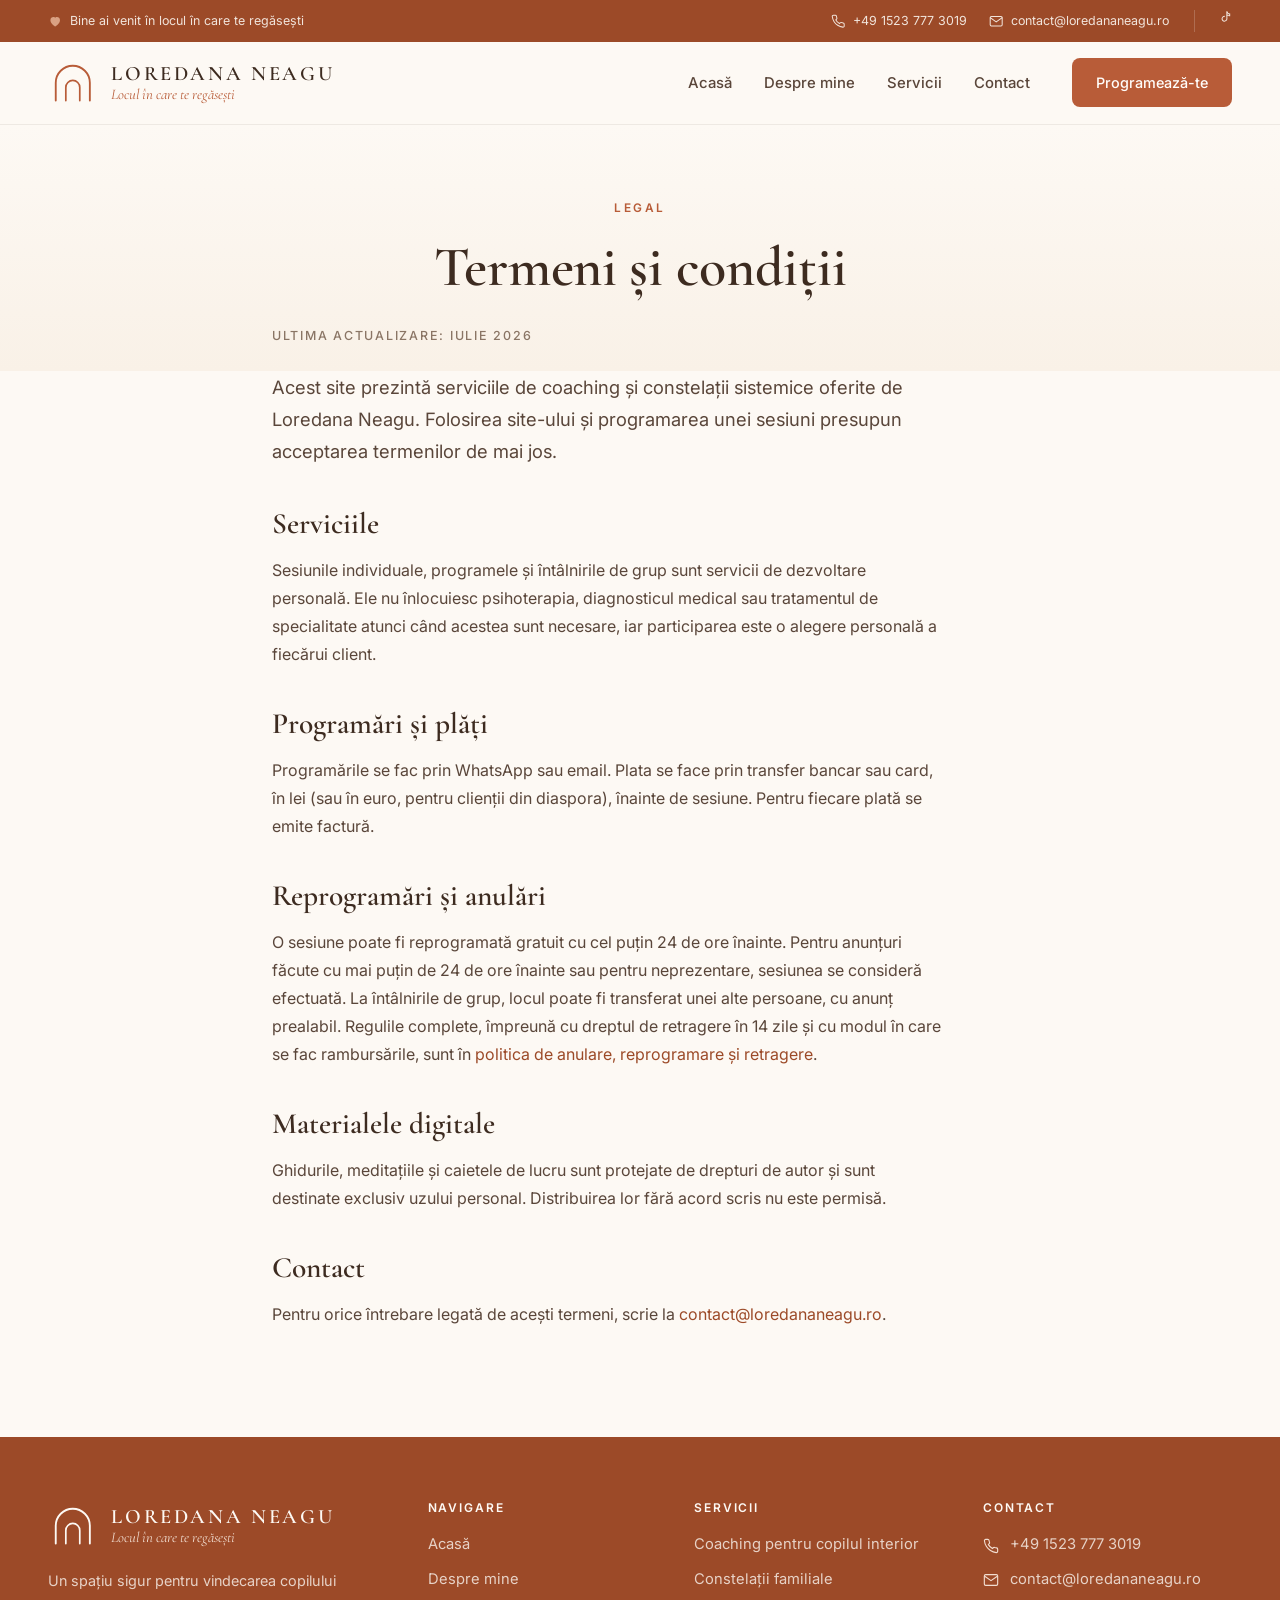
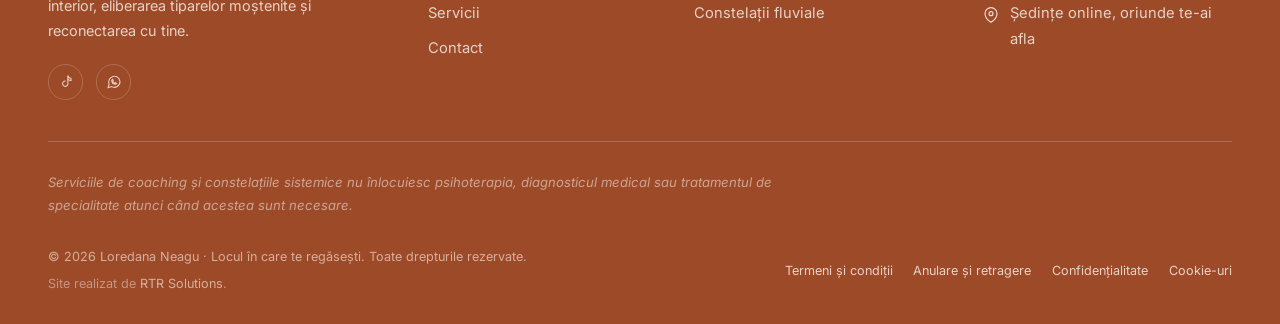
<file: termeni/index.html>
<!DOCTYPE html><html lang="ro"> <head><meta charset="UTF-8"><meta name="viewport" content="width=device-width, initial-scale=1.0"><title>Termeni și condiții | Loredana Neagu</title><meta name="description" content="Termenii și condițiile de utilizare a site-ului și de participare la sesiunile și programele Loredana Neagu."><link rel="icon" type="image/svg+xml" href="/favicon.svg"><link rel="canonical" href="https://loredananeagu.ro/termeni"><meta property="og:type" content="website"><meta property="og:locale" content="ro_RO"><meta property="og:site_name" content="Loredana Neagu — Locul în care te regăsești"><meta property="og:title" content="Termeni și condiții | Loredana Neagu"><meta property="og:description" content="Termenii și condițiile de utilizare a site-ului și de participare la sesiunile și programele Loredana Neagu."><meta property="og:url" content="https://loredananeagu.ro/termeni"><meta property="og:image" content="https://loredananeagu.ro/assets/social/imagineSocial.jpg"><meta name="twitter:card" content="summary_large_image"><script type="application/ld+json">{"@context":"https://schema.org","@graph":[{"@type":"WebSite","@id":"https://loredananeagu.ro/#site","url":"https://loredananeagu.ro","name":"Loredana Neagu — Locul în care te regăsești","inLanguage":"ro-RO","publisher":{"@id":"https://loredananeagu.ro/#serviciu"}},{"@type":"ProfessionalService","@id":"https://loredananeagu.ro/#serviciu","name":"Loredana Neagu — Locul în care te regăsești","description":"Atelierul Sinelui — spațiul tău de reconectare și vindecare interioară. Coaching și constelații sistemice pentru vindecarea copilului interior, a tiparului de respingere și a fricii de abandon. Loredana Neagu — coach acreditat și constelator sistemic.","url":"https://loredananeagu.ro","image":"https://loredananeagu.ro/assets/social/imagineSocial.jpg","email":"contact@loredananeagu.ro","telephone":"+49 1523 777 3019","founder":{"@id":"https://loredananeagu.ro/#loredana"},"priceRange":"200–900 RON","areaServed":[{"@type":"Country","name":"România"},{"@type":"Country","name":"Republica Moldova"},{"@type":"Country","name":"Germania"}],"availableLanguage":{"@type":"Language","name":"Romanian","alternateName":"ro"},"sameAs":["https://www.tiktok.com/@didi.scump"]},{"@type":"Person","@id":"https://loredananeagu.ro/#loredana","name":"Loredana Neagu","jobTitle":"Coach acreditat și constelator sistemic","description":"Sunt coach acreditat, constelator sistemic cu obiecte și constelator fluvial. Povestea mea își are rădăcinile într-o rană profundă: absența tatălui din viața mea și provocările de a crește doar alături de mamă. Această lipsă m-a determinat să caut răspunsuri despre apartenență, valoare personală și locul pe care îl ocupăm în familie.","url":"https://loredananeagu.ro/despre","image":"https://loredananeagu.ro/assets/social/imagineSocial.jpg","email":"contact@loredananeagu.ro","telephone":"+49 1523 777 3019","knowsLanguage":["ro","de"],"knowsAbout":["Vindecarea copilului interior","Constelații familiale sistemice","Constelații fluviale","Coaching pentru dezvoltare personală"],"sameAs":["https://www.tiktok.com/@didi.scump"]}]}</script><link rel="preconnect" href="https://fonts.googleapis.com"><link rel="preconnect" href="https://fonts.gstatic.com" crossorigin><link href="https://fonts.googleapis.com/css2?family=Cormorant+Garamond:ital,wght@0,400;0,500;0,600;0,700;1,400;1,500;1,600&family=Inter:wght@400;500;600&display=swap" rel="stylesheet"><link rel="stylesheet" href="/_astro/coaching-copil-interior.CrFe-5-D.css"></head> <body> <div class="topbar"> <div class="container topbar-inner"> <span class="topbar-welcome"> <svg class viewBox="0 0 24 24" aria-hidden="true"><path d="M12 21s-8-4.9-8-10.6C4 6.9 6.5 5 9 5c1.7 0 2.6.8 3 1.4.4-.6 1.3-1.4 3-1.4 2.5 0 5 1.9 5 5.4C20 16.1 12 21 12 21z"></path></svg><!-- Beneficii --><!-- Servicii / călătorii --> <span>Bine ai venit în locul în care te regăsești</span> </span> <div class="topbar-right"> <div class="topbar-contact"> <a href="https://wa.me/4915237773019" target="_blank" rel="noopener"> <svg class viewBox="0 0 24 24" aria-hidden="true"><path d="M22 16.9v3a2 2 0 0 1-2.2 2 19.8 19.8 0 0 1-8.6-3.1 19.5 19.5 0 0 1-6-6A19.8 19.8 0 0 1 2.1 4.2 2 2 0 0 1 4.1 2h3a2 2 0 0 1 2 1.7c.1 1 .4 1.9.7 2.8a2 2 0 0 1-.5 2.1L8.1 9.9a16 16 0 0 0 6 6l1.3-1.3a2 2 0 0 1 2.1-.4c.9.3 1.8.6 2.8.7a2 2 0 0 1 1.7 2z"></path></svg><!-- Beneficii --><!-- Servicii / călătorii --><span>+49 1523 777 3019</span> </a> <a href="mailto:contact@loredananeagu.ro"> <svg class viewBox="0 0 24 24" aria-hidden="true"><rect x="2" y="4" width="20" height="16" rx="2"></rect><path d="m22 6-10 7L2 6"></path></svg><!-- Beneficii --><!-- Servicii / călătorii --><span>contact@loredananeagu.ro</span> </a> </div> <div class="topbar-social"> <a href="https://www.tiktok.com/@didi.scump" target="_blank" rel="noopener" aria-label="TikTok"> <svg class viewBox="0 0 24 24" aria-hidden="true"><path d="M14.8 2.5v12.1a4 4 0 1 1-3.4-3.95"></path><path d="M14.8 2.5c.5 2.4 2.3 3.9 4.7 4.1v3.1c-1.8 0-3.4-.6-4.7-1.6"></path></svg><!-- Beneficii --><!-- Servicii / călătorii --> </a> </div> </div> </div> </div> <header class="navbar" role="banner"> <div class="container nav-inner"> <a href="/" class="brand" aria-label="Loredana Neagu — Locul în care te regăsești"> <svg class="brand-mark" viewBox="0 0 64 64" fill="none" stroke="currentColor" stroke-linecap="round" aria-hidden="true"> <path d="M10 55V32a22 22 0 0 1 44 0v23" stroke-width="2.4"></path> <path d="M23 55V38a9 9 0 0 1 18 0v17" stroke-width="2.2"></path> </svg> <span class="brand-text"> <span class="brand-name">Loredana Neagu</span> <span class="brand-tag">Locul în care te regăsești</span> </span> </a> <nav class="nav-links" role="navigation" aria-label="Meniu principal"> <a href="/">Acasă</a><a href="/despre">Despre mine</a><a href="/servicii">Servicii</a><a href="/contact">Contact</a> <a href="https://wa.me/4915237773019" target="_blank" rel="noopener" class="nav-cta">Programează-te</a> </nav> <button class="nav-toggle" aria-label="Deschide meniul" aria-expanded="false"> <span></span><span></span><span></span> </button> </div> </header> <div class="nav-overlay"></div> <main>  <section class="page-hero" style="padding-bottom: 1.5rem;"> <div class="container-narrow"> <span class="eyebrow reveal">Legal</span> <h1 class="reveal">Termeni și condiții</h1> <div class="prose-meta reveal reveal-delay-1" style="margin-top: 1.6rem;"> <span>Ultima actualizare: iulie 2026</span> </div> </div> </section> <section style="padding-top: 0;"> <div class="container-narrow"> <div class="prose reveal"> <!-- TODO(real): textele legale finale se redactează la dezvoltare, cu datele firmei --> <p>
Acest site prezintă serviciile de coaching și constelații sistemice oferite de
          Loredana Neagu. Folosirea site-ului și programarea unei sesiuni presupun
          acceptarea termenilor de mai jos.
</p> <h2>Serviciile</h2> <p>
Sesiunile individuale, programele și întâlnirile de grup sunt servicii de
          dezvoltare personală. Ele nu înlocuiesc psihoterapia, diagnosticul medical sau
          tratamentul de specialitate atunci când acestea sunt necesare, iar participarea
          este o alegere personală a fiecărui client.
</p> <h2>Programări și plăți</h2> <p>
Programările se fac prin WhatsApp sau email. Plata se face prin transfer bancar
          sau card, în lei (sau în euro, pentru clienții din diaspora), înainte de sesiune.
          Pentru fiecare plată se emite factură.
</p> <h2>Reprogramări și anulări</h2> <p>
O sesiune poate fi reprogramată gratuit cu cel puțin 24 de ore înainte. Pentru
          anunțuri făcute cu mai puțin de 24 de ore înainte sau pentru neprezentare,
          sesiunea se consideră efectuată. La întâlnirile de grup, locul poate fi
          transferat unei alte persoane, cu anunț prealabil. Regulile complete, împreună
          cu dreptul de retragere în 14 zile și cu modul în care se fac rambursările, sunt
          în <a href="/anulare-si-retragere">politica de anulare, reprogramare și retragere</a>.
</p> <h2>Materialele digitale</h2> <p>
Ghidurile, meditațiile și caietele de lucru sunt protejate de drepturi de autor
          și sunt destinate exclusiv uzului personal. Distribuirea lor fără acord scris
          nu este permisă.
</p> <h2>Contact</h2> <p>
Pentru orice întrebare legată de acești termeni, scrie la
<a href="mailto:contact@loredananeagu.ro">contact@loredananeagu.ro</a>.
</p> </div> </div> </section>  </main> <footer class="footer"> <div class="container"> <div class="footer-grid"> <div class="footer-brand"> <a href="/" class="brand" aria-label="Loredana Neagu — Locul în care te regăsești"> <svg class="brand-mark" viewBox="0 0 64 64" fill="none" stroke="currentColor" stroke-linecap="round" aria-hidden="true"> <path d="M10 55V32a22 22 0 0 1 44 0v23" stroke-width="2.4"></path> <path d="M23 55V38a9 9 0 0 1 18 0v17" stroke-width="2.2"></path> </svg> <span class="brand-text"> <span class="brand-name">Loredana Neagu</span> <span class="brand-tag">Locul în care te regăsești</span> </span> </a> <p>Un spațiu sigur pentru vindecarea copilului interior, eliberarea tiparelor moștenite și reconectarea cu tine.</p> <div class="footer-social"> <a href="https://www.tiktok.com/@didi.scump" target="_blank" rel="noopener" aria-label="TikTok"> <svg class viewBox="0 0 24 24" aria-hidden="true"><path d="M14.8 2.5v12.1a4 4 0 1 1-3.4-3.95"></path><path d="M14.8 2.5c.5 2.4 2.3 3.9 4.7 4.1v3.1c-1.8 0-3.4-.6-4.7-1.6"></path></svg><!-- Beneficii --><!-- Servicii / călătorii --> </a> <a href="https://wa.me/4915237773019" target="_blank" rel="noopener" aria-label="WhatsApp"><svg class viewBox="0 0 24 24" aria-hidden="true"><path d="M21 11.5a8.5 8.5 0 0 1-12.6 7.4L3 20.5l1.7-5.2A8.5 8.5 0 1 1 21 11.5z"></path><path d="M8.6 9.2c0 3.5 2.6 6.1 6.1 6.1l1.3-1.3-2.2-1-.9.9c-1.3-.5-2.3-1.5-2.8-2.8l.9-.9-1-2.2-1.4 1.2z"></path></svg><!-- Beneficii --><!-- Servicii / călătorii --></a> </div> </div> <div class="footer-col"> <h4>Navigare</h4> <ul> <li><a href="/">Acasă</a></li> <li><a href="/despre">Despre mine</a></li> <li><a href="/servicii">Servicii</a></li> <li><a href="/contact">Contact</a></li> </ul> </div> <div class="footer-col"> <h4>Servicii</h4> <ul> <li><a href="/coaching-copil-interior">Coaching pentru copilul interior</a></li> <li><a href="/constelatii-familiale">Constelații familiale</a></li> <li><a href="/constelatii-fluviale">Constelații fluviale</a></li> </ul> </div> <div class="footer-col"> <h4>Contact</h4> <ul> <li class="footer-contact-line"> <svg class viewBox="0 0 24 24" aria-hidden="true"><path d="M22 16.9v3a2 2 0 0 1-2.2 2 19.8 19.8 0 0 1-8.6-3.1 19.5 19.5 0 0 1-6-6A19.8 19.8 0 0 1 2.1 4.2 2 2 0 0 1 4.1 2h3a2 2 0 0 1 2 1.7c.1 1 .4 1.9.7 2.8a2 2 0 0 1-.5 2.1L8.1 9.9a16 16 0 0 0 6 6l1.3-1.3a2 2 0 0 1 2.1-.4c.9.3 1.8.6 2.8.7a2 2 0 0 1 1.7 2z"></path></svg><!-- Beneficii --><!-- Servicii / călătorii --> <a href="https://wa.me/4915237773019" target="_blank" rel="noopener">+49 1523 777 3019</a> </li> <li class="footer-contact-line"> <svg class viewBox="0 0 24 24" aria-hidden="true"><rect x="2" y="4" width="20" height="16" rx="2"></rect><path d="m22 6-10 7L2 6"></path></svg><!-- Beneficii --><!-- Servicii / călătorii --> <a href="mailto:contact@loredananeagu.ro">contact@loredananeagu.ro</a> </li> <li class="footer-contact-line"> <svg class viewBox="0 0 24 24" aria-hidden="true"><path d="M21 10c0 7-9 13-9 13s-9-6-9-13a9 9 0 0 1 18 0z"></path><circle cx="12" cy="10" r="3"></circle></svg><!-- Beneficii --><!-- Servicii / călătorii --> <span>Ședințe online, oriunde te-ai afla</span> </li> </ul> </div> </div> <div class="footer-disclaimer">Serviciile de coaching și constelațiile sistemice nu înlocuiesc psihoterapia, diagnosticul medical sau tratamentul de specialitate atunci când acestea sunt necesare.</div> <div class="footer-bottom"> <span>
© 2026 Loredana Neagu · Locul în care te regăsești. Toate drepturile rezervate.
<span class="footer-credit">Site realizat de <a href="https://rtrsolutions.ro" target="_blank" rel="noopener">RTR Solutions</a>.</span> </span> <div class="footer-legal-links"> <a href="/termeni">Termeni și condiții</a> <a href="/anulare-si-retragere">Anulare și retragere</a> <a href="/confidentialitate">Confidențialitate</a> <a href="/cookies">Cookie-uri</a> </div> </div> </div> </footer> <button class="back-to-top" aria-label="Înapoi sus"> <svg viewBox="0 0 24 24"><polyline points="18 15 12 9 6 15"></polyline></svg> </button> <script type="module">const c=document.querySelector(".navbar"),p=document.querySelector(".back-to-top"),g=()=>{c?.classList.toggle("is-scrolled",window.scrollY>10),p?.classList.toggle("is-visible",window.scrollY>700)},r=document.querySelector(".nav-toggle"),a=document.querySelector(".nav-links"),d=document.querySelector(".nav-overlay"),u=()=>{r?.setAttribute("aria-expanded","false"),a?.classList.remove("is-open"),d?.classList.remove("is-open"),c?.classList.remove("menu-open"),document.body.style.overflow=""};r?.addEventListener("click",()=>{const e=r.getAttribute("aria-expanded")==="true";r.setAttribute("aria-expanded",String(!e)),a?.classList.toggle("is-open",!e),d?.classList.toggle("is-open",!e),c?.classList.toggle("menu-open",!e),document.body.style.overflow=e?"":"hidden"});d?.addEventListener("click",u);a?.querySelectorAll("a").forEach(e=>e.addEventListener("click",u));document.addEventListener("keydown",e=>{e.key==="Escape"&&u()});let i=null;const y=window.matchMedia("(pointer: fine)").matches&&!window.matchMedia("(prefers-reduced-motion: reduce)").matches;if(y){let n=window.scrollY,t=window.scrollY,l=null,s=!1;const h=()=>document.documentElement.scrollHeight-window.innerHeight,w=o=>Math.max(0,Math.min(o,h())),v=()=>{const o=n-t;if(Math.abs(o)<.4){t=n,window.scrollTo(0,t),s=!1,l=null;return}t+=o*.14,window.scrollTo(0,t),l=requestAnimationFrame(v)},m=()=>{s||(t=window.scrollY,s=!0),l===null&&(l=requestAnimationFrame(v))};window.addEventListener("wheel",o=>{if(o.ctrlKey||document.body.style.overflow==="hidden")return;o.preventDefault(),s||(t=window.scrollY,n=t);const b=o.deltaMode===1?o.deltaY*16:o.deltaY;n=w(n+b),m()},{passive:!1}),window.addEventListener("scroll",()=>{s||(t=window.scrollY,n=t)},{passive:!0}),i=o=>{n=w(o),m()}}p?.addEventListener("click",()=>{i?i(0):window.scrollTo({top:0,behavior:"smooth"})});window.addEventListener("scroll",g,{passive:!0});g();const f=document.querySelectorAll(".reveal, .reveal-img");if("IntersectionObserver"in window){const e=new IntersectionObserver(n=>{for(const t of n)t.isIntersecting&&(t.target.classList.add("is-visible"),e.unobserve(t.target))},{threshold:.1,rootMargin:"0px 0px -40px 0px"});f.forEach(n=>e.observe(n))}else f.forEach(e=>e.classList.add("is-visible"));</script> </body> </html>
</file>
<file: _astro/coaching-copil-interior.CrFe-5-D.css>
:root{--terracotta: #b85c38;--terracotta-deep: #9c4a28;--terracotta-dark: #7e3a1e;--terracotta-soft: #d9a183;--terracotta-tint: #f2ddd0;--cream: #fdf9f4;--cream-warm: #f9f1e7;--cream-deep: #f2e4d5;--white-warm: #fffdfa;--ink: #3d2b20;--ink-soft: #5a463a;--ink-muted: #8a7565;--line: rgba(61, 43, 32, .14);--line-soft: rgba(61, 43, 32, .08);--line-cream: rgba(253, 249, 244, .2);--font-display: "Cormorant Garamond", Georgia, "Times New Roman", serif;--font-body: "Inter", -apple-system, BlinkMacSystemFont, "Segoe UI", sans-serif;--fs-display: clamp(2.5rem, 1.5rem + 3.6vw, 4.2rem);--fs-h2: clamp(1.9rem, 1.35rem + 2.2vw, 2.9rem);--fs-h3: clamp(1.2rem, 1.08rem + .5vw, 1.42rem);--fs-lead: clamp(1.02rem, .96rem + .3vw, 1.15rem);--fs-body: 1rem;--space-section: clamp(4rem, 2.8rem + 5vw, 7rem);--radius-sm: 8px;--radius: 12px;--radius-lg: 20px;--shadow-soft: 0 1px 2px rgba(61, 43, 32, .05), 0 8px 24px rgba(61, 43, 32, .07);--shadow-lift: 0 2px 6px rgba(61, 43, 32, .07), 0 18px 44px rgba(61, 43, 32, .12);--topbar-h: 2.6rem;--header-h: 5.2rem}*,*:before,*:after{box-sizing:border-box;margin:0;padding:0}html{scroll-behavior:smooth;scroll-padding-top:calc(var(--header-h) + 1rem)}body{font-family:var(--font-body);font-size:var(--fs-body);line-height:1.75;color:var(--ink-soft);background:var(--cream);-webkit-font-smoothing:antialiased;overflow-x:hidden}img{max-width:100%;height:auto;display:block}a{color:var(--terracotta-deep);text-decoration:none;transition:color .2s ease-out}h1,h2,h3,h4{font-family:var(--font-display);font-weight:600;line-height:1.15;color:var(--ink);text-wrap:balance}h1{font-size:var(--fs-display);letter-spacing:-.005em}h2{font-size:var(--fs-h2);line-height:1.2}h3{font-size:var(--fs-h3);line-height:1.35}h1 em,h2 em{font-style:italic;font-weight:500;color:var(--terracotta)}.accent-caps{display:block;color:var(--terracotta);text-transform:uppercase;letter-spacing:.01em;font-weight:600}p+p{margin-top:1.05em}::selection{background:var(--terracotta-tint);color:var(--ink)}:focus-visible{outline:2px solid var(--terracotta);outline-offset:3px;border-radius:2px}.container{width:min(100% - 2.5rem,74rem);margin-inline:auto}.container-narrow{width:min(100% - 2.5rem,46rem);margin-inline:auto}section{padding-block:var(--space-section);position:relative}.section-warm{background:var(--cream-warm)}.section-deep{background:var(--cream-deep)}.eyebrow{display:block;font-size:.74rem;font-weight:600;letter-spacing:.22em;text-transform:uppercase;color:var(--terracotta);margin-bottom:1rem}.section-head{max-width:44rem;margin:0 auto 3.4rem;text-align:center}.section-head p{margin-top:1.1rem;color:var(--ink-muted);font-size:var(--fs-lead)}.ornament{display:flex;align-items:center;gap:.85rem;margin:1.5rem 0}.ornament:before,.ornament:after{content:"";height:1px;flex:1;background:linear-gradient(to right,transparent,var(--terracotta-soft),transparent)}.ornament span{color:var(--terracotta);font-size:.95rem;line-height:1;opacity:.85}.ornament-center{max-width:15rem;margin-inline:auto}.ornament-left:before{display:none}.ornament-left{max-width:16rem}.leaf-decor{position:absolute;pointer-events:none;color:var(--terracotta-soft);opacity:.32;z-index:0}.leaf-decor svg{width:100%;height:auto}.leaf-tl{top:1.5rem;left:-3rem;width:11rem;transform:scaleX(-1)}.leaf-br{bottom:1.5rem;right:-3rem;width:11rem}@media(max-width:900px){.leaf-decor{display:none}}.btn{display:inline-flex;align-items:center;gap:.6rem;font-family:var(--font-body);font-size:.92rem;font-weight:500;padding:.92rem 1.8rem;border-radius:var(--radius-sm);border:1px solid transparent;cursor:pointer;transition:background-color .2s ease-out,border-color .2s ease-out,color .2s ease-out,transform .2s ease-out,box-shadow .2s ease-out}.btn svg{width:1.05em;height:1.05em;stroke:currentColor;stroke-width:1.7;fill:none;flex:0 0 auto;transition:transform .25s ease-out}.btn:hover svg{transform:translate(3px)}.btn-primary{background:var(--terracotta);color:var(--white-warm);box-shadow:var(--shadow-soft)}.btn-primary:hover{background:var(--terracotta-deep);color:var(--white-warm);transform:translateY(-1px);box-shadow:var(--shadow-lift)}.btn-outline{background:transparent;color:var(--ink);border-color:var(--terracotta-soft)}.btn-outline:hover{border-color:var(--terracotta);color:var(--terracotta-deep)}.btn-light{background:var(--white-warm);color:var(--terracotta-deep)}.btn-light:hover{background:var(--cream);color:var(--terracotta-dark);transform:translateY(-1px)}.btn-ghost-light{background:transparent;color:var(--cream);border-color:var(--line-cream)}.btn-ghost-light:hover{border-color:var(--cream);color:var(--white-warm)}.btn:active{transform:translateY(1px)}.link-arrow{display:inline-flex;align-items:center;gap:.4rem;font-size:.88rem;font-weight:500;color:var(--terracotta-deep)}.link-arrow:after{content:"→";transition:transform .25s ease-out}.link-arrow:hover:after{transform:translate(4px)}.topbar{background:var(--terracotta-deep);color:color-mix(in srgb,var(--cream) 88%,transparent);font-size:.78rem;height:var(--topbar-h);display:flex;align-items:center;position:relative;z-index:101}.topbar-inner{display:flex;align-items:center;justify-content:space-between;gap:1.5rem}.topbar a{color:inherit}.topbar a:hover{color:var(--white-warm)}.topbar-welcome{display:flex;align-items:center;gap:.5rem}.topbar-welcome svg{width:.9rem;height:.9rem;fill:var(--terracotta-soft);flex:0 0 auto}.topbar-right{display:flex;align-items:center;gap:1.6rem}.topbar-contact{display:flex;align-items:center;gap:1.4rem}.topbar-contact a{display:flex;align-items:center;gap:.45rem}.topbar-contact svg,.topbar-social svg{width:.9rem;height:.9rem;stroke:currentColor;stroke-width:1.7;fill:none;flex:0 0 auto}.topbar-social{display:flex;align-items:center;gap:.9rem;padding-left:1.4rem;border-left:1px solid var(--line-cream)}@media(max-width:1080px){.topbar-contact a span,.topbar-welcome span,.topbar-welcome{display:none}.topbar-inner{justify-content:center}}@media(max-width:620px){.topbar-contact{gap:1rem}.topbar-contact a span{display:inline}.topbar-contact a:nth-child(2) span{display:none}.topbar-social{padding-left:1rem;gap:.7rem}}.navbar{position:sticky;top:0;z-index:100;height:var(--header-h);background:color-mix(in srgb,var(--cream) 94%,transparent);backdrop-filter:blur(12px);-webkit-backdrop-filter:blur(12px);border-bottom:1px solid var(--line-soft);transition:box-shadow .25s ease-out}.navbar.is-scrolled{box-shadow:0 4px 24px #3d2b2012}.nav-inner{height:100%;display:flex;align-items:center;justify-content:space-between;gap:1.5rem}.brand{display:flex;align-items:center;gap:.85rem;flex:0 0 auto}.brand-mark{width:3.1rem;height:3.1rem;flex:0 0 auto;color:var(--terracotta)}.brand-text{display:flex;flex-direction:column;line-height:1.15}.brand-name{font-family:var(--font-display);font-size:1.28rem;font-weight:600;letter-spacing:.13em;text-transform:uppercase;color:var(--ink);white-space:nowrap}.brand-tag{font-family:var(--font-display);font-style:italic;font-size:.92rem;color:var(--terracotta);white-space:nowrap}.nav-links{display:flex;align-items:center;gap:2rem;margin-left:auto}.nav-links a:not(.nav-cta){position:relative;font-size:.93rem;font-weight:500;color:var(--ink-soft);padding-block:.3rem}.nav-links a:not(.nav-cta):after{content:"";position:absolute;left:0;right:0;bottom:-2px;height:2px;border-radius:2px;background:var(--terracotta);transform:scaleX(0);transform-origin:left center;transition:transform .25s ease-out}.nav-links a:not(.nav-cta):hover{color:var(--terracotta-deep)}.nav-links a:not(.nav-cta):hover:after,.nav-links a[aria-current=page]:not(.nav-cta):after{transform:scaleX(1)}.nav-links a[aria-current=page]:not(.nav-cta){color:var(--terracotta-deep)}.nav-cta{font-size:.9rem;font-weight:500;color:var(--white-warm);background:var(--terracotta);padding:.75rem 1.5rem;border-radius:var(--radius-sm);margin-left:.6rem;transition:background-color .2s ease-out,transform .2s ease-out}.nav-cta:hover{background:var(--terracotta-deep);color:var(--white-warm);transform:translateY(-1px)}.nav-toggle{display:none;flex-direction:column;justify-content:center;gap:5px;width:44px;height:44px;padding:10px;background:none;border:0;cursor:pointer;position:relative;z-index:96}.nav-toggle span{display:block;height:2px;width:100%;background:var(--ink);border-radius:2px;transition:transform .25s ease-out,opacity .2s ease-out,background-color .2s ease-out}.nav-toggle[aria-expanded=true] span:nth-child(1){transform:translateY(7px) rotate(45deg)}.nav-toggle[aria-expanded=true] span:nth-child(2){opacity:0}.nav-toggle[aria-expanded=true] span:nth-child(3){transform:translateY(-7px) rotate(-45deg)}.nav-overlay{position:fixed;inset:0;z-index:90;background:#3d2b2073;opacity:0;pointer-events:none;transition:opacity .25s ease-out}.nav-overlay.is-open{opacity:1;pointer-events:auto}@media(max-width:940px){.nav-toggle{display:flex}.navbar{backdrop-filter:none;-webkit-backdrop-filter:none;background:var(--cream)}.nav-links{position:fixed;inset:0;z-index:95;flex-direction:column;align-items:flex-start;justify-content:center;gap:0;margin:0;padding:calc(var(--header-h) + 1rem) 2.2rem 2.5rem;background:linear-gradient(165deg,#a85332,var(--terracotta-dark));overflow-y:auto;counter-reset:navi;opacity:0;visibility:hidden;pointer-events:none;transition:opacity .3s ease-out,visibility 0s linear .3s}.nav-links.is-open{opacity:1;visibility:visible;pointer-events:auto;transition:opacity .35s ease-out}.nav-links a:not(.nav-cta){counter-increment:navi;display:flex;align-items:baseline;gap:1rem;width:100%;padding:.75rem 0;font-family:var(--font-display);font-weight:600;font-size:clamp(1.8rem,7vw,2.4rem);color:var(--cream);opacity:0;transform:translateY(24px);transition:opacity .5s cubic-bezier(.22,1,.36,1),transform .5s cubic-bezier(.22,1,.36,1)}.nav-links a:not(.nav-cta):before{content:counter(navi,decimal-leading-zero);font-family:var(--font-display);font-style:italic;font-size:.85rem;color:var(--terracotta-tint);opacity:.75}.nav-links a:not(.nav-cta):after{display:none}.nav-links.is-open a:not(.nav-cta):hover,.nav-links.is-open a[aria-current=page]:not(.nav-cta){color:var(--white-warm)}.nav-links.is-open a[aria-current=page]:not(.nav-cta):before{opacity:1;color:var(--white-warm)}.nav-cta{margin:2rem 0 0;width:100%;justify-content:center;text-align:center;padding:1rem 1.5rem;background:var(--white-warm);color:var(--terracotta-deep);opacity:0;transform:translateY(24px);transition:opacity .5s cubic-bezier(.22,1,.36,1),transform .5s cubic-bezier(.22,1,.36,1)}.nav-cta:hover{background:var(--cream);color:var(--terracotta-dark)}.nav-links.is-open a{opacity:1;transform:none}.nav-links.is-open a:nth-child(1){transition-delay:.08s}.nav-links.is-open a:nth-child(2){transition-delay:.14s}.nav-links.is-open a:nth-child(3){transition-delay:.2s}.nav-links.is-open a:nth-child(4){transition-delay:.26s}.nav-links.is-open a:nth-child(5){transition-delay:.34s}.navbar.menu-open .nav-toggle span{background:var(--cream)}.navbar.menu-open .brand{position:relative;z-index:96}.navbar.menu-open .brand-mark,.navbar.menu-open .brand-name{color:var(--cream)}.navbar.menu-open .brand-tag{color:var(--terracotta-tint)}.brand-name{font-size:1.1rem;letter-spacing:.1em}.brand-tag{font-size:.82rem}.brand-mark{width:2.7rem;height:2.7rem}}@media(max-width:420px){.brand-name{font-size:.95rem}.brand-tag{font-size:.74rem}}.hero{padding-top:clamp(2.5rem,1.5rem + 4vw,4.5rem);padding-bottom:0;background:linear-gradient(180deg,var(--cream) 0%,var(--cream-warm) 100%);overflow:hidden}.hero-grid{display:grid;grid-template-columns:minmax(0,1fr) minmax(0,1.05fr);gap:clamp(2rem,1rem + 4vw,4rem);align-items:center}.hero-content{padding-bottom:clamp(3rem,2rem + 4vw,5rem);position:relative;z-index:1}.hero h1{line-height:1.08}.hero-subtitle{margin-top:1.1rem;font-family:var(--font-display);font-style:italic;font-size:clamp(1.15rem,1rem + .7vw,1.45rem);color:var(--ink-soft)}.hero .lead{font-size:var(--fs-lead);color:var(--ink-soft);max-width:32rem}.hero-buttons{display:flex;flex-wrap:wrap;gap:1rem;margin-top:2rem}.hero-visual{position:relative;align-self:stretch;min-height:22rem;margin-right:calc((min(100vw - 2.5rem,74rem) - 100vw)/2)}.hero-visual img{width:100%;height:100%;object-fit:cover;object-position:center 38%;border-radius:14rem 0 0}.hero-visual:after{content:"";position:absolute;inset:0;border-radius:14rem 0 0;box-shadow:inset 0 0 0 1px #fdf9f480;pointer-events:none}@media(max-width:900px){.hero-grid{grid-template-columns:1fr;gap:0}.hero-content{padding-bottom:2.5rem}.hero-visual{margin-inline:calc((min(100vw - 2.5rem,74rem) - 100vw)/2);min-height:20rem;max-height:30rem}.hero-visual img,.hero-visual:after{border-radius:8rem 8rem 0 0}}.benefits{background:var(--cream);padding-block:clamp(3rem,2.4rem + 2.4vw,4.6rem)}.grid-cta{margin-top:clamp(2rem,1.6rem + 1.5vw,2.8rem);display:flex;flex-wrap:wrap;justify-content:center;gap:.9rem}.head-cta{margin-top:1.8rem}.benefits-grid{display:grid;grid-template-columns:repeat(4,1fr);gap:1rem}.benefit{display:flex;align-items:flex-start;gap:1rem;padding-inline:1.4rem;border-left:1px solid var(--line-soft)}.benefit:first-child{border-left:0;padding-left:0}.benefit-icon{width:3rem;height:3rem;flex:0 0 auto;border-radius:50%;background:var(--terracotta-tint);color:var(--terracotta-deep);display:grid;place-items:center}.benefit-icon svg{width:1.35rem;height:1.35rem;stroke:currentColor;stroke-width:1.5;fill:none}.benefit h3{font-size:1.05rem;margin-bottom:.25rem}.benefit p{font-size:.86rem;line-height:1.6;color:var(--ink-muted)}@media(max-width:940px){.benefits-grid{grid-template-columns:repeat(2,1fr);gap:2rem 1.5rem}.benefit:nth-child(odd){border-left:0;padding-left:0}}@media(max-width:560px){.benefits-grid{grid-template-columns:1fr}.benefit{border-left:0;padding-left:0}}.services-grid{display:grid;grid-template-columns:repeat(3,1fr);gap:1.4rem}@media(max-width:940px){.services-grid{grid-template-columns:repeat(2,1fr)}}@media(max-width:560px){.services-grid{grid-template-columns:1fr}}.service-card{display:flex;flex-direction:column;background:var(--white-warm);border:1px solid var(--line-soft);border-radius:var(--radius);padding:2rem 1.7rem 1.8rem;text-align:center;align-items:center;box-shadow:var(--shadow-soft);transition:transform .25s ease-out,box-shadow .25s ease-out,border-color .25s ease-out}.service-card:hover{transform:translateY(-5px);box-shadow:var(--shadow-lift);border-color:var(--terracotta-soft)}.service-icon{width:3.4rem;height:3.4rem;border-radius:50%;background:var(--cream-warm);color:var(--terracotta);display:grid;place-items:center;margin-bottom:1.2rem;transition:background-color .25s ease-out}.service-card:hover .service-icon{background:var(--terracotta-tint)}.service-icon svg{width:1.6rem;height:1.6rem;stroke:currentColor;stroke-width:1.4;fill:none}.service-card h3{margin-bottom:.7rem}.service-card p{font-size:.92rem;line-height:1.65;color:var(--ink-muted);flex:1}.service-card .link-arrow{margin-top:1.2rem}.journey-grid{display:grid;grid-template-columns:repeat(auto-fit,minmax(19rem,1fr));gap:clamp(1.6rem,1.2rem + 1.5vw,2.6rem)}.journey-card{background:var(--white-warm);border:1px solid var(--line-soft);border-radius:var(--radius-lg);padding:clamp(1.8rem,1.5rem + 1vw,2.6rem);box-shadow:var(--shadow-soft)}.journey-card>.eyebrow{margin-bottom:.6rem}.journey-lede{font-family:var(--font-display);font-style:italic;font-size:1.18rem;line-height:1.5;color:var(--terracotta-deep);margin:.9rem 0 1.4rem}.child-list{list-style:none;display:grid;gap:.1rem;margin-top:.5rem}.child-list li{display:flex;gap:.8rem;align-items:baseline;padding:.5rem 0;border-bottom:1px solid var(--line-soft);font-size:.95rem}.child-list li:last-child{border-bottom:0}.child-list li:before{content:"";flex:0 0 auto;width:.4rem;height:.4rem;border-radius:50%;background:var(--terracotta-soft);transform:translateY(-2px)}.journey-outcome{margin-top:1.6rem;padding-top:1.4rem;border-top:1px solid var(--line)}.journey-outcome h4{font-size:1rem;margin-bottom:.8rem}.visually-hidden{position:absolute;width:1px;height:1px;margin:-1px;padding:0;overflow:hidden;clip-path:inset(50%);white-space:nowrap}.offers{display:grid;gap:clamp(1.4rem,1rem + 1.4vw,2.2rem)}.offer{display:grid;grid-template-columns:minmax(0,1fr) minmax(16rem,20rem);gap:clamp(1.5rem,1.1rem + 1.8vw,3rem);align-items:start;background:var(--white-warm);border:1px solid var(--line-soft);border-radius:var(--radius-lg);padding:clamp(1.5rem,1.1rem + 1.6vw,2.6rem);box-shadow:var(--shadow-soft)}.offer .service-icon{margin-bottom:1rem}.offer .eyebrow{font-size:.7rem;margin-bottom:.5rem}.offer h3{font-size:var(--fs-h3);line-height:1.25}.offer-text{margin-top:.7rem;color:var(--ink-muted);font-size:.95rem;line-height:1.7}.offer-meta{list-style:none;display:flex;flex-wrap:wrap;gap:.5rem;margin-top:1.1rem}.offer-meta li{font-size:.8rem;font-weight:500;color:var(--terracotta-deep);background:var(--cream-warm);border:1px solid var(--terracotta-tint);border-radius:999px;padding:.35rem .85rem}.offer-points{list-style:none;display:grid;gap:.55rem;margin-top:1.4rem}.offer-points li{display:flex;align-items:flex-start;gap:.7rem;font-size:.93rem;line-height:1.6}.offer-points svg{width:1.05rem;height:1.05rem;flex:0 0 auto;margin-top:.28rem;stroke:var(--terracotta);stroke-width:1.7;fill:none}.offer-details{margin-top:1.5rem;border-top:1px solid var(--line-soft);padding-top:1.1rem}.offer-details summary{display:inline-flex;align-items:center;gap:.45rem;cursor:pointer;list-style:none;font-size:.9rem;font-weight:500;color:var(--terracotta-deep);transition:color .2s ease-out}.offer-details summary::-webkit-details-marker{display:none}.offer-details summary:after{content:"";width:.42rem;height:.42rem;border-right:1.5px solid currentColor;border-bottom:1.5px solid currentColor;transform:translateY(-2px) rotate(45deg);transition:transform .25s ease-out}.offer-details[open] summary:after{transform:translateY(1px) rotate(-135deg)}.offer-details summary:hover{color:var(--terracotta-dark)}.offer-details-body{margin-top:.9rem;display:grid;gap:.8rem;font-size:.93rem;line-height:1.75;color:var(--ink-muted);max-width:44rem}.offer-plan{border:1px solid var(--terracotta-tint);border-radius:var(--radius);background:var(--cream-warm);padding:clamp(1.1rem,.9rem + .6vw,1.5rem);position:relative}.plan-radio{position:absolute;opacity:0;width:1px;height:1px;pointer-events:none}.plan-tabs{display:flex;flex-wrap:wrap;gap:.4rem;margin-bottom:1.1rem}.plan-tab{flex:1 1 auto;text-align:center;font-size:.82rem;font-weight:500;color:var(--ink-soft);background:var(--white-warm);border:1px solid var(--line);border-radius:var(--radius-sm);padding:.5rem .75rem;cursor:pointer;transition:background-color .2s ease-out,color .2s ease-out,border-color .2s ease-out}.plan-tab:hover{border-color:var(--terracotta-soft);color:var(--terracotta-deep)}.offer-plan:has(.p1:checked) .l1,.offer-plan:has(.p2:checked) .l2{background:var(--terracotta);border-color:var(--terracotta);color:var(--white-warm)}.offer-plan:has(.p1:focus-visible) .l1,.offer-plan:has(.p2:focus-visible) .l2{outline:2px solid var(--terracotta-deep);outline-offset:2px}.plan-panel{display:none}.offer-plan:has(.p1:checked) .pp1,.offer-plan:has(.p2:checked) .pp2,.plan-panel-solo{display:block}.plan-price{font-family:var(--font-display);font-size:clamp(2.1rem,1.8rem + 1.2vw,2.6rem);font-weight:600;line-height:1.1;color:var(--terracotta-deep)}.plan-price span{font-family:var(--font-body);font-size:.9rem;font-weight:500;color:var(--ink-muted)}.plan-note{margin-top:.5rem;font-size:.84rem;line-height:1.6;color:var(--ink-muted)}.plan-panel .btn{margin-top:1.1rem;width:100%;justify-content:center}@media(max-width:860px){.offer{grid-template-columns:1fr}}.price-note{margin-top:1.6rem;text-align:center;font-size:.9rem;line-height:1.7;color:var(--ink-muted)}@media(max-width:520px){.price-list li{flex-direction:column;align-items:flex-start;gap:.35rem}.price-value{font-size:1.5rem}}.outcome-tags{display:flex;flex-wrap:wrap;gap:.5rem}.outcome-tags span{font-size:.8rem;font-weight:500;color:var(--terracotta-deep);background:var(--cream-warm);border:1px solid var(--terracotta-tint);border-radius:999px;padding:.35rem .85rem}.steps-grid{display:grid;grid-template-columns:repeat(4,1fr);gap:1.6rem;counter-reset:stepc}.step{position:relative;counter-increment:stepc;padding-top:3.4rem}.step:before{content:counter(stepc,decimal-leading-zero);position:absolute;top:0;left:0;font-family:var(--font-display);font-size:2.4rem;font-weight:600;font-style:italic;color:var(--terracotta-soft);line-height:1}.step:after{content:"";position:absolute;top:1.6rem;left:3rem;right:-.8rem;height:1px;background:var(--line)}.step:last-child:after{display:none}.step h3{font-size:1.1rem;margin-bottom:.5rem}.step p{font-size:.92rem;line-height:1.65;color:var(--ink-muted)}@media(max-width:900px){.steps-grid{grid-template-columns:repeat(2,1fr);gap:2rem 1.5rem}.step:after{display:none}}@media(max-width:520px){.steps-grid{grid-template-columns:1fr}}.forwho-grid{display:grid;grid-template-columns:minmax(0,.95fr) minmax(0,1.05fr);gap:clamp(2.2rem,1.8rem + 2.5vw,4.5rem);align-items:center}.check-list{list-style:none;display:grid;gap:.75rem}.check-list li{display:flex;gap:.9rem;align-items:flex-start;font-size:.98rem;line-height:1.6}.check-list li svg{width:1.2rem;height:1.2rem;flex:0 0 auto;margin-top:.25rem;stroke:var(--terracotta);stroke-width:1.8;fill:none}@media(max-width:900px){.forwho-grid{grid-template-columns:1fr}}.about-grid{display:grid;grid-template-columns:minmax(0,.85fr) minmax(0,1.15fr);gap:clamp(2.2rem,1.8rem + 3vw,5rem);align-items:center}.about-photo{position:relative;max-width:23rem}.about-photo img{width:100%;aspect-ratio:2 / 3;object-fit:cover;object-position:center top;border-radius:11rem 11rem var(--radius) var(--radius);box-shadow:var(--shadow-lift)}.about-photo:before{content:"";position:absolute;inset:1.1rem -1.1rem -1.1rem 1.1rem;border:1px solid var(--terracotta-soft);border-radius:12rem 12rem var(--radius) var(--radius);opacity:.6;z-index:-1}.credentials{display:flex;flex-wrap:wrap;gap:.6rem;margin-top:1.6rem}.credentials span{display:inline-flex;align-items:center;gap:.5rem;font-size:.84rem;font-weight:500;color:var(--terracotta-deep);background:var(--cream-warm);border:1px solid var(--terracotta-tint);border-radius:999px;padding:.4rem 1rem}.credentials svg{width:.9rem;height:.9rem;stroke:currentColor;stroke-width:2;fill:none}@media(max-width:900px){.about-grid{grid-template-columns:1fr}.about-photo{max-width:20rem}}.quote-band{background:var(--terracotta);color:var(--cream);text-align:center;overflow:hidden}.quote-band blockquote{font-family:var(--font-display);font-style:italic;font-size:clamp(1.5rem,1.15rem + 1.7vw,2.35rem);line-height:1.4;color:var(--white-warm);max-width:44rem;margin-inline:auto;text-wrap:balance}.quote-band figcaption{margin-top:1.4rem;font-size:.76rem;font-weight:600;letter-spacing:.2em;text-transform:uppercase;color:var(--terracotta-tint)}.quote-band .leaf-decor{color:var(--white-warm);opacity:.16}.testimonials-grid{display:grid;grid-template-columns:repeat(auto-fit,minmax(17rem,1fr));gap:1.5rem}.testimonial{background:var(--white-warm);border:1px solid var(--line-soft);border-radius:var(--radius);padding:2rem 1.8rem;box-shadow:var(--shadow-soft);display:flex;flex-direction:column}.testimonial-quote{font-family:var(--font-display);font-size:1.12rem;line-height:1.6;color:var(--ink);flex:1}.testimonial-quote:before{content:"„";display:block;font-family:var(--font-display);font-size:2.8rem;line-height:.7;color:var(--terracotta-soft);margin-bottom:.7rem}.testimonial-author{margin-top:1.4rem;padding-top:1.1rem;border-top:1px solid var(--line-soft);font-size:.85rem;font-weight:500;color:var(--ink-muted)}.faq-list{border-top:1px solid var(--line)}.faq-item{border-bottom:1px solid var(--line)}.faq-item summary{cursor:pointer;list-style:none;display:flex;justify-content:space-between;align-items:baseline;gap:1.5rem;padding:1.35rem .2rem;font-family:var(--font-display);font-size:1.24rem;font-weight:600;color:var(--ink);transition:color .2s ease-out}.faq-item summary:hover{color:var(--terracotta-deep)}.faq-item summary::-webkit-details-marker{display:none}.faq-item summary:after{content:"+";font-family:var(--font-body);font-size:1.3rem;font-weight:300;color:var(--terracotta);transition:transform .25s ease-out}.faq-item[open] summary:after{transform:rotate(45deg)}.faq-item p a{text-decoration:underline;text-underline-offset:2px}.faq-item p{padding:0 .2rem 1.5rem;color:var(--ink-muted);font-size:.97rem;max-width:42rem}.faq-item{interpolate-size:allow-keywords}.faq-item::details-content{block-size:0;overflow:hidden;transition:block-size .32s ease-out,content-visibility .32s allow-discrete}.faq-item[open]::details-content{block-size:auto}.cta-final{background:linear-gradient(135deg,var(--terracotta-deep),var(--terracotta-dark));color:var(--cream);text-align:center;overflow:hidden}.cta-final h2{color:var(--white-warm);max-width:34rem;margin-inline:auto}.cta-final h2 em{color:var(--terracotta-tint)}.cta-final p{color:color-mix(in srgb,var(--cream) 82%,transparent);max-width:34rem;margin:1.3rem auto 0;font-size:var(--fs-lead)}.cta-final .eyebrow{color:var(--terracotta-tint)}.cta-buttons{display:flex;flex-wrap:wrap;justify-content:center;gap:1rem;margin-top:2.2rem}.cta-final .leaf-decor{color:var(--white-warm);opacity:.14}.nl-band{display:grid;grid-template-columns:minmax(0,1.05fr) minmax(0,.95fr);gap:2rem 3.5rem;align-items:center}.nl-form{display:flex;gap:.7rem}.nl-form input{flex:1;min-width:0;font-family:var(--font-body);font-size:.94rem;color:var(--ink);background:var(--white-warm);border:1px solid var(--line);border-radius:var(--radius-sm);padding:.85rem 1rem;transition:border-color .2s ease-out,box-shadow .2s ease-out}.nl-form input:focus{outline:none;border-color:var(--terracotta);box-shadow:0 0 0 3px var(--terracotta-tint)}.nl-note{margin-top:.7rem;font-size:.78rem;color:var(--ink-muted)}.form-success{display:none;background:var(--cream-warm);border:1px solid var(--terracotta-tint);border-radius:var(--radius);padding:1rem 1.2rem;font-size:.9rem;color:var(--terracotta-dark);margin-top:1rem}.form-success.is-visible{display:block}@media(max-width:860px){.nl-band{grid-template-columns:1fr}.nl-form{flex-direction:column}}.footer{background:var(--terracotta-deep);color:color-mix(in srgb,var(--cream) 78%,transparent);padding-block:4rem 1.8rem;font-size:.92rem}.footer a{color:color-mix(in srgb,var(--cream) 78%,transparent)}.footer a:hover{color:var(--white-warm)}.footer-grid{display:grid;grid-template-columns:1.4fr .9fr 1fr 1.1fr;gap:clamp(2rem,1.5rem + 3vw,4rem);padding-bottom:2.6rem;border-bottom:1px solid var(--line-cream)}.footer .brand-mark,.footer .brand-name{color:var(--cream)}.footer .brand-tag{color:var(--terracotta-tint)}.footer-brand p{margin-top:1.1rem;max-width:22rem;font-size:.9rem}.footer-social{display:flex;gap:.8rem;margin-top:1.3rem}.footer-social a{width:2.2rem;height:2.2rem;border-radius:50%;border:1px solid var(--line-cream);display:grid;place-items:center;transition:background-color .2s ease-out,border-color .2s ease-out}.footer-social a:hover{background:#fdf9f41f;border-color:var(--cream)}.footer-social svg{width:1rem;height:1rem;stroke:currentColor;stroke-width:1.6;fill:none}.footer-col h4{font-family:var(--font-body);font-size:.75rem;font-weight:600;letter-spacing:.16em;text-transform:uppercase;color:var(--cream);margin-bottom:1.1rem}.footer-col ul{list-style:none;display:grid;gap:.55rem}.footer-contact-line{display:flex;gap:.7rem;align-items:flex-start}.footer-contact-line svg{width:1rem;height:1rem;margin-top:.35rem;stroke:var(--terracotta-tint);stroke-width:1.7;fill:none;flex:0 0 auto}.footer-bottom{display:flex;flex-wrap:wrap;justify-content:space-between;align-items:center;gap:1rem;padding-top:1.8rem;font-size:.79rem;color:color-mix(in srgb,var(--cream) 58%,transparent)}.footer-credit{display:block;margin-top:.35rem;opacity:.75}.footer-legal-links{display:flex;flex-wrap:wrap;gap:1.3rem}.footer-legal-links a{font-size:.79rem}.footer-disclaimer{padding-top:1.8rem;font-size:.82rem;font-style:italic;color:color-mix(in srgb,var(--cream) 52%,transparent);max-width:48rem}@media(max-width:1080px){.footer-grid{grid-template-columns:1fr 1fr}}@media(max-width:860px){.footer-grid{grid-template-columns:1fr}}.page-hero{background:linear-gradient(180deg,var(--cream) 0%,var(--cream-warm) 100%);padding-block:clamp(3rem,2.2rem + 3vw,5rem);text-align:center;position:relative;overflow:hidden}.page-hero h1{font-size:clamp(2.2rem,1.5rem + 3vw,3.5rem);max-width:24ch;margin-inline:auto}.page-hero .lead{font-size:var(--fs-lead);color:var(--ink-soft);max-width:40rem;margin:1.3rem auto 0}.prose{max-width:42rem}.prose>p:first-of-type{font-size:var(--fs-lead)}.prose h2{font-size:clamp(1.4rem,1.2rem + .8vw,1.85rem);margin:2.4rem 0 .9rem}.prose p{color:var(--ink-soft)}.prose .pull{margin:2.2rem 0;padding-left:1.5rem;border-left:2px solid var(--terracotta-soft);font-family:var(--font-display);font-style:italic;font-size:1.3rem;line-height:1.5;color:var(--ink)}.prose-meta{display:flex;flex-wrap:wrap;gap:.6rem 1.5rem;margin-top:1.4rem;font-size:.78rem;font-weight:500;letter-spacing:.14em;text-transform:uppercase;color:var(--ink-muted)}.contact-grid{display:grid;grid-template-columns:minmax(0,.9fr) minmax(0,1.1fr);gap:clamp(2.2rem,1.8rem + 3vw,4.5rem);align-items:start}.contact-card{background:var(--white-warm);border:1px solid var(--line-soft);border-radius:var(--radius-lg);padding:clamp(1.8rem,1.5rem + 1.2vw,2.6rem);box-shadow:var(--shadow-soft)}.form-field{margin-bottom:1.3rem}.form-field label{display:block;font-size:.85rem;font-weight:500;color:var(--ink);margin-bottom:.45rem}.form-field input,.form-field textarea,.form-field select{width:100%;font-family:var(--font-body);font-size:.94rem;color:var(--ink);background:var(--cream);border:1px solid var(--line);border-radius:var(--radius-sm);padding:.8rem 1rem;transition:border-color .2s ease-out,box-shadow .2s ease-out}.form-field input:focus,.form-field textarea:focus,.form-field select:focus{outline:none;border-color:var(--terracotta);box-shadow:0 0 0 3px var(--terracotta-tint)}.form-field textarea{min-height:8.5rem;resize:vertical}.form-note{font-size:.82rem;color:var(--ink-muted);margin-top:.9rem}.contact-line{display:flex;align-items:center;gap:1rem;padding:1.05rem 0;border-bottom:1px solid var(--line-soft)}.contact-line:last-of-type{border-bottom:0}.contact-line svg{width:1.2rem;height:1.2rem;stroke:var(--terracotta);stroke-width:1.7;fill:none;flex:0 0 auto}.contact-line a,.contact-line span{color:var(--ink-soft)}.contact-line a:hover{color:var(--terracotta-deep)}@media(max-width:900px){.contact-grid{grid-template-columns:1fr}}.reveal{opacity:0;transform:translateY(22px);transition:opacity .65s ease-out,transform .65s ease-out}.reveal.is-visible{opacity:1;transform:none}.reveal-delay-1{transition-delay:.1s}.reveal-delay-2{transition-delay:.2s}.reveal-delay-3{transition-delay:.3s}.reveal-img{overflow:hidden}.reveal-img img{clip-path:inset(0 0 100% 0);transform:scale(1.06);transition:clip-path .9s cubic-bezier(.22,1,.36,1),transform 1.4s cubic-bezier(.22,1,.36,1)}.reveal-img.is-visible img{clip-path:inset(0 0 0 0);transform:scale(1)}@media(prefers-reduced-motion:reduce){html{scroll-behavior:auto}.reveal,.reveal-img img{opacity:1;transform:none;clip-path:none;transition:none}*{animation-duration:.01ms!important;transition-duration:.01ms!important}}.back-to-top{position:fixed;right:1.4rem;bottom:1.4rem;z-index:80;width:2.9rem;height:2.9rem;border-radius:50%;border:1px solid var(--terracotta-tint);background:var(--white-warm);box-shadow:var(--shadow-soft);display:grid;place-items:center;cursor:pointer;opacity:0;pointer-events:none;transition:opacity .25s ease-out,transform .2s ease-out}.back-to-top.is-visible{opacity:1;pointer-events:auto}.back-to-top:hover{transform:translateY(-2px)}.back-to-top svg{width:1.1rem;height:1.1rem;stroke:var(--terracotta-deep);stroke-width:2;fill:none}@supports (animation-timeline: view()){@media(prefers-reduced-motion:no-preference){.hero-visual img{animation:hero-drift linear both;animation-timeline:view();animation-range:entry 0% exit 100%}@keyframes hero-drift{0%{object-position:center 28%}to{object-position:center 50%}}}}.split-band{display:grid;grid-template-columns:1fr 1fr}.split-band-single{grid-template-columns:1fr}.split-band-single .split-panel{padding-inline:max(1.25rem,calc((100vw - 74rem)/2))}.split-panel{padding:clamp(2.4rem,1.8rem + 2.6vw,4rem);display:grid;grid-template-columns:minmax(0,1fr) auto;gap:1.5rem;align-items:center}.split-panel h2{font-size:clamp(1.5rem,1.25rem + 1.1vw,2.1rem);margin-bottom:.8rem}.split-panel p{font-size:.95rem;margin-bottom:1.5rem}.split-terracotta{background:var(--terracotta);color:color-mix(in srgb,var(--cream) 88%,transparent)}.split-terracotta h2{color:var(--white-warm)}.split-terracotta .eyebrow{color:var(--terracotta-tint)}.split-cream{background:var(--cream-deep)}.split-visual{width:clamp(7rem,12vw,10.5rem)}.split-visual svg{width:100%;height:auto}@media(max-width:940px){.split-band{grid-template-columns:1fr}}@media(max-width:560px){.split-panel{grid-template-columns:1fr}.split-visual{display:none}}.brand-motto{margin-top:2.4rem;padding-top:1.8rem;border-top:1px solid var(--line-cream);font-family:var(--font-display);font-style:italic;font-size:clamp(1.05rem,.95rem + .5vw,1.3rem);color:color-mix(in srgb,var(--cream) 88%,transparent);max-width:40rem;margin-inline:auto}.nl-band h2{font-size:clamp(1.5rem,1.25rem + 1.1vw,2.1rem)}.hero-meta{justify-content:center;margin-top:1.5rem}.plan-box{max-width:26rem;margin-inline:auto}.offer-link{margin-top:1.2rem}
</file>
